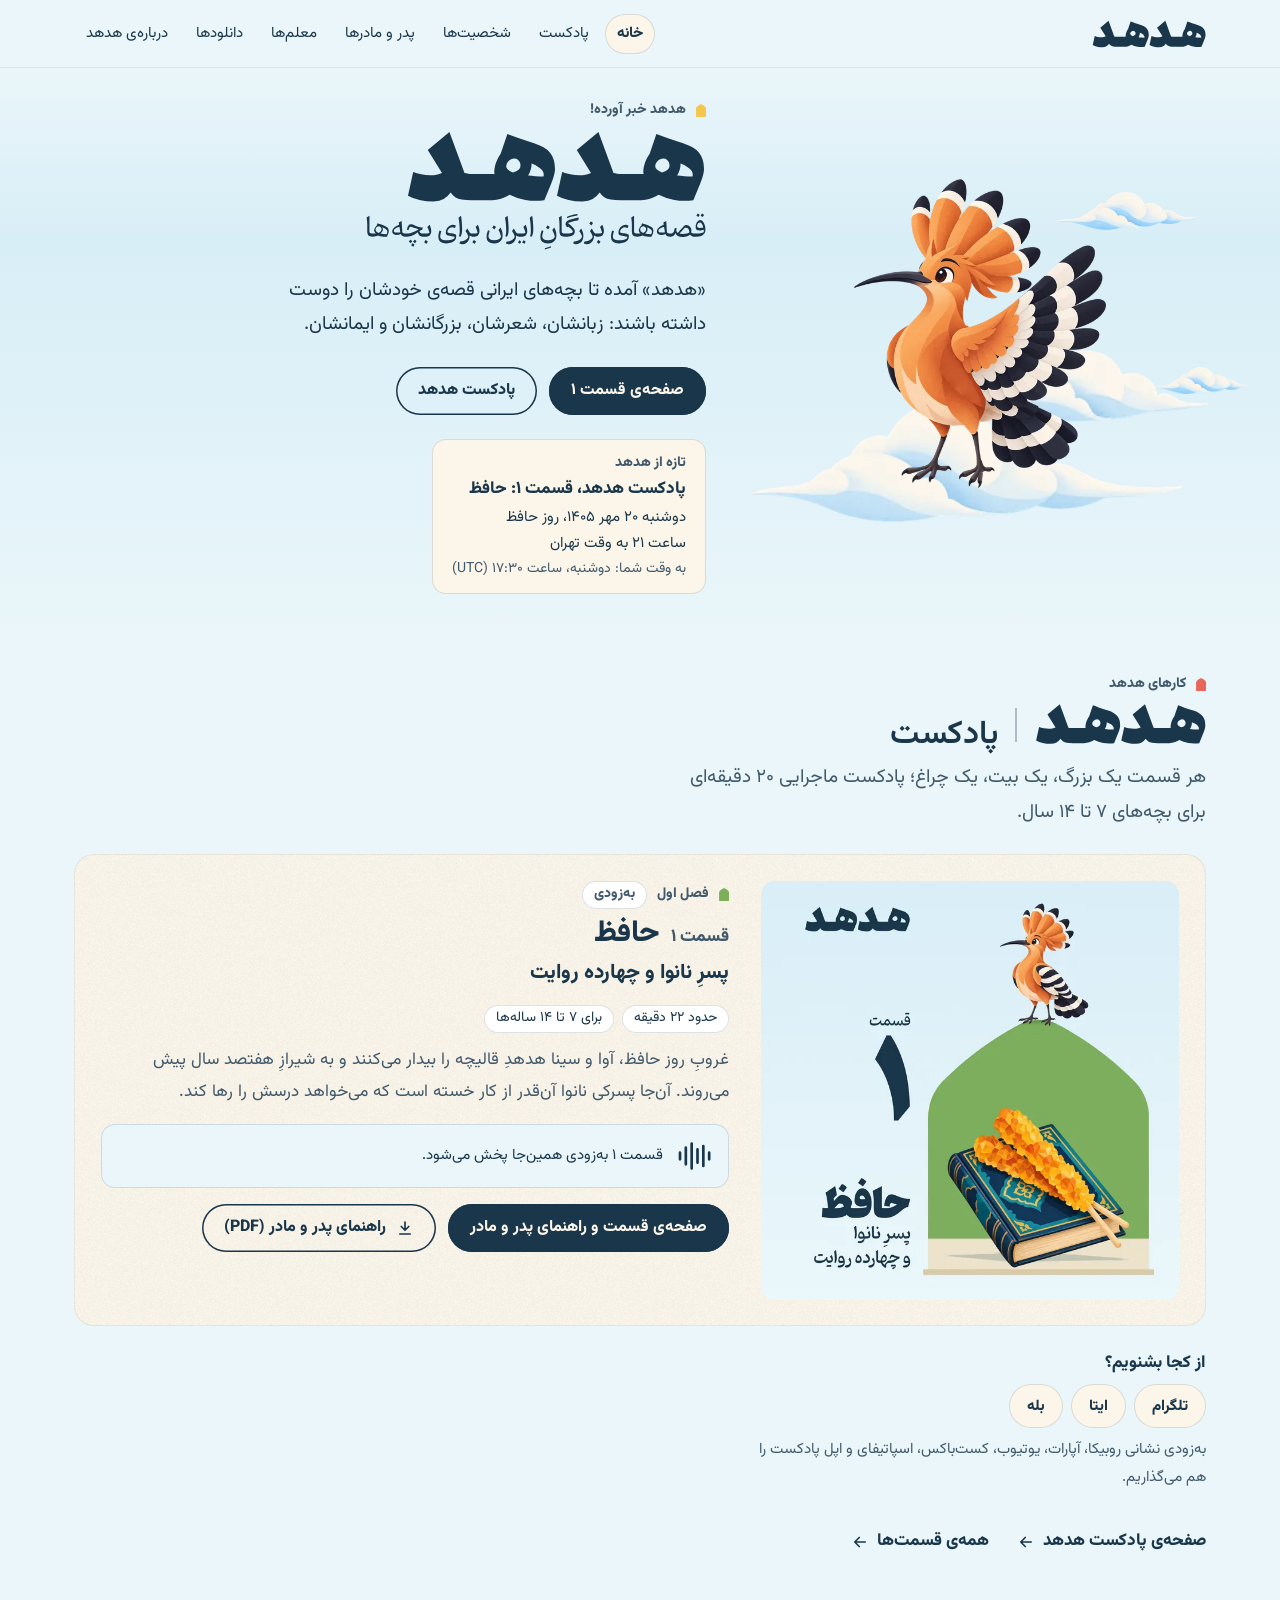
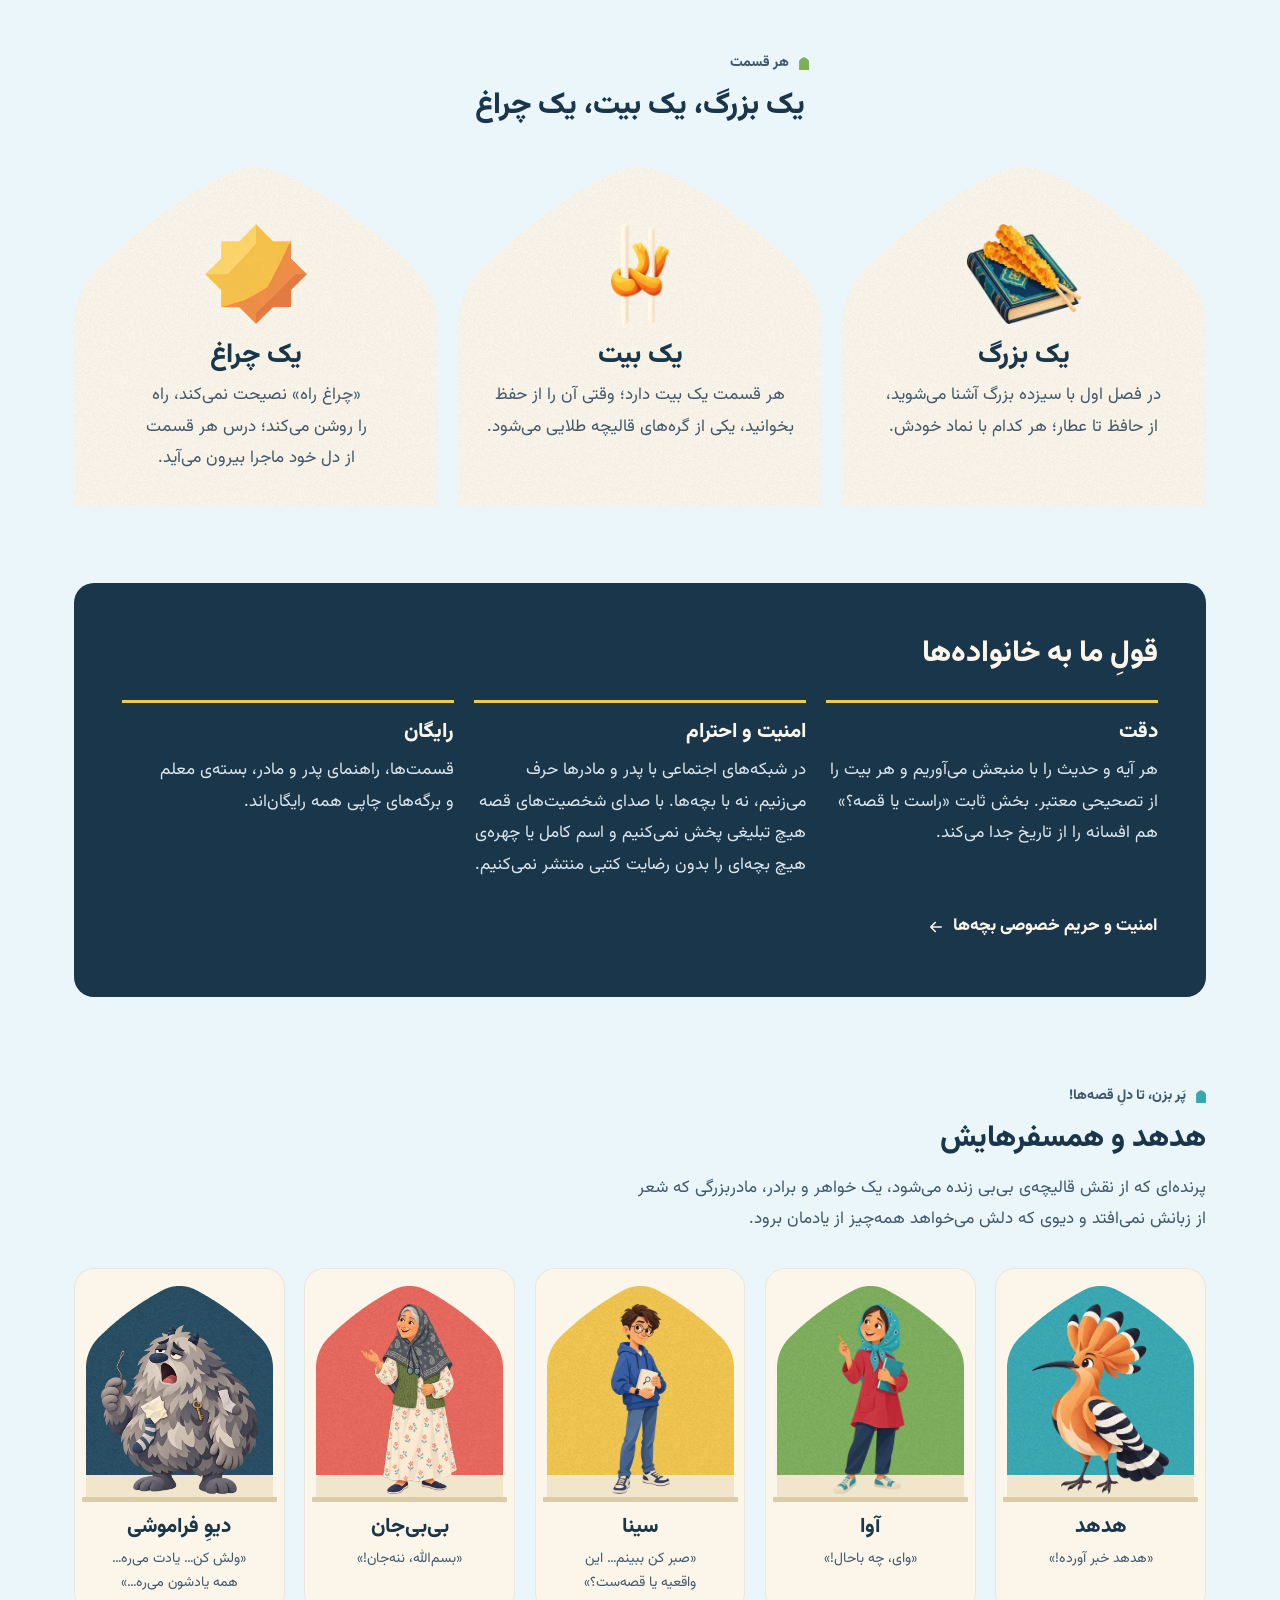
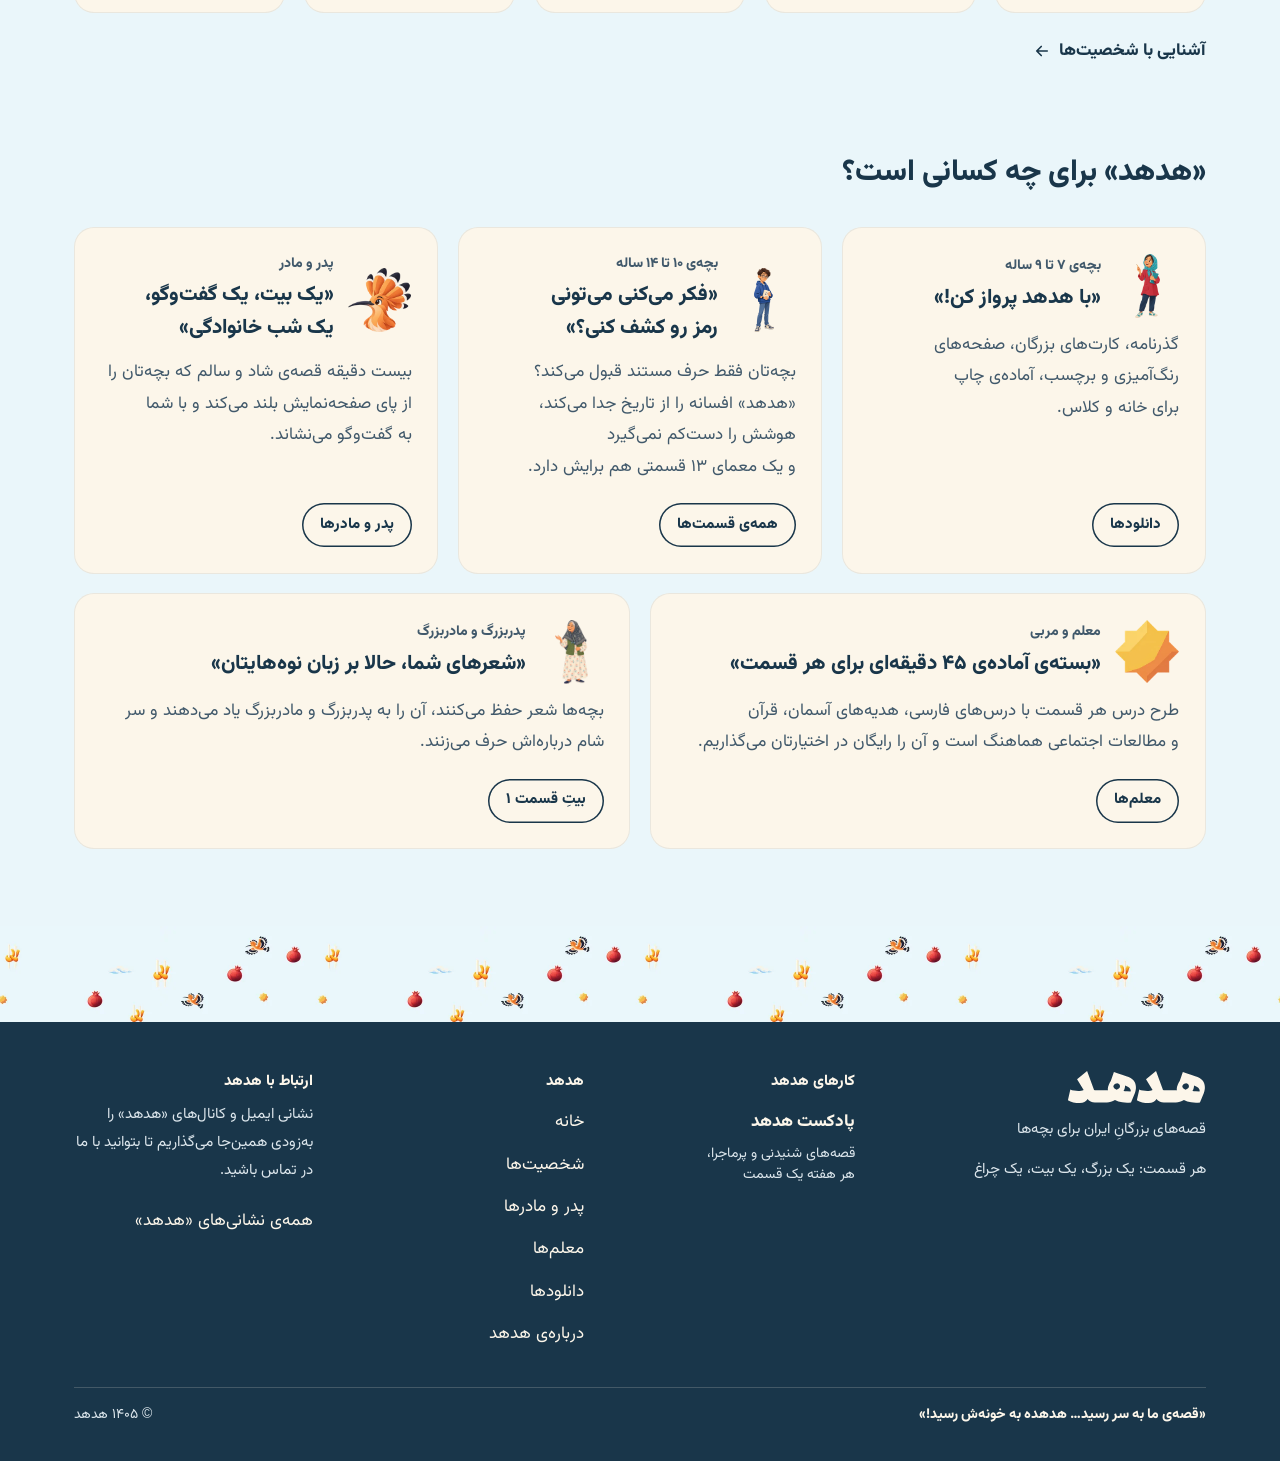
<file: index.html>
<!doctype html>
<html lang="fa" dir="rtl" class="no-js">
<head>
<meta charset="utf-8">
<meta name="viewport" content="width=device-width, initial-scale=1">
<title>هدهد، قصه‌های بزرگانِ ایران برای بچه‌ها</title>
<meta name="description" content="«هدهد» برای بچه‌های ۷ تا ۱۴ ساله از بزرگان ایران قصه می‌گوید؛ در هر قسمت یک بزرگ، یک بیت و یک چراغ. قسمت‌ها، راهنمای پدر و مادر، بسته‌ی معلم و برگه‌های چاپی همه رایگان‌اند.">
<link rel="canonical" href="https://hodhodclub.com/">
<meta name="theme-color" content="#EAF6FA">
<meta property="og:type" content="website">
<meta property="og:site_name" content="هدهد، قصه‌های بزرگانِ ایران برای بچه‌ها">
<meta property="og:locale" content="fa_IR">
<meta property="og:title" content="هدهد، قصه‌های بزرگانِ ایران برای بچه‌ها">
<meta property="og:description" content="«هدهد» برای بچه‌های ۷ تا ۱۴ ساله از بزرگان ایران قصه می‌گوید؛ در هر قسمت یک بزرگ، یک بیت و یک چراغ. قسمت‌ها، راهنمای پدر و مادر، بسته‌ی معلم و برگه‌های چاپی همه رایگان‌اند.">
<meta property="og:url" content="https://hodhodclub.com/">
<meta property="og:image" content="https://hodhodclub.com/og/hodhod.jpg">
<meta property="og:image:width" content="1200">
<meta property="og:image:height" content="630">
<meta property="og:image:alt" content="هدهد روی ابر، کنار نام «هدهد» و «قصه‌های بزرگانِ ایران برای بچه‌ها».">
<meta name="twitter:card" content="summary_large_image">
<link rel="icon" href="/favicon.ico" sizes="any">
<link rel="icon" type="image/png" sizes="32x32" href="/favicon-32.png">
<link rel="apple-touch-icon" href="/apple-touch-icon.png">
<link rel="manifest" href="/site.webmanifest">
<link rel="preload" href="/assets/fonts/vazirmatn.woff" as="font" type="font/woff" crossorigin>
<link rel="stylesheet" href="/assets/site.css?v=29d6ba2e">
<script>document.documentElement.className='js';window.HUDHUD_TEXT={"local": "به وقت شما: {day}، ساعت {time}", "countdown": "تا انتشار: {left}", "soon": "به‌زودی", "out": "منتشر شد", "today": "امروز", "play": "پخش", "pause": "مکث", "copied": "نشانی صفحه کپی شد.", "menu": "فهرست", "close": "بستن"}</script>
<script type="application/ld+json">{"@context": "https://schema.org", "@graph": [{"@type": "WebSite", "name": "هدهد", "alternateName": "هدهد، قصه‌های بزرگانِ ایران برای بچه‌ها", "url": "https://hodhodclub.com/", "inLanguage": "fa", "description": "«هدهد» برای بچه‌های ۷ تا ۱۴ ساله از بزرگان ایران قصه می‌گوید؛ در هر قسمت یک بزرگ، یک بیت و یک چراغ. قسمت‌ها، راهنمای پدر و مادر، بسته‌ی معلم و برگه‌های چاپی همه رایگان‌اند."}, {"@type": "Brand", "name": "هدهد", "slogan": "هدهد خبر آورده!", "description": "«هدهد» آمده تا بچه‌های ایرانی قصه‌ی خودشان را دوست داشته باشند: زبانشان، شعرشان، بزرگانشان و ایمانشان.", "logo": "https://hodhodclub.com/icon-512.png", "url": "https://hodhodclub.com/"}]}</script>
</head>
<body>
<a class="skip" href="#main">رفتن به محتوای اصلی</a>
<header class="site-head"><div class="wrap head-row">
<div class="brand-row"><a class="brand" href="/" aria-label="هدهد، صفحه‌ی اصلی"><svg class="wm-nav" aria-hidden="true" focusable="false" xmlns="http://www.w3.org/2000/svg" viewBox="-35 -1415 6046 1481"><path fill="currentColor" d="M690 -549Q638 -525 580.5 -514.5Q523 -504 457 -504Q363 -504 270.5 -521.0Q178 -538 110 -569L5 -92Q108 -35 238.5 -4.5Q369 26 518 26Q646 26 725.0 -24.0Q804 -74 866 -157Q907 -94 958.0 -60.0Q1009 -26 1088.5 -13.0Q1168 0 1292 0H1703V-530H1292Q1257 -530 1220.0 -534.5Q1183 -539 1144 -546L840 -1375L404 -1011Z M2008 -1332 1873 -937Q1835 -883 1805.5 -820.0Q1776 -757 1759.5 -691.5Q1743 -626 1743 -561Q1743 -545 1754 -531Q1746 -531 1738.5 -530.5Q1731 -530 1722.5 -530.0Q1714 -530 1703 -530Q1675 -530 1664.0 -510.0Q1653 -490 1653 -442V-93Q1653 -41 1663.5 -20.5Q1674 0 1703 0Q1789 0 1879.5 -29.0Q1970 -58 2055 -109Q2192 -36 2371.5 -5.0Q2551 26 2753 2L2888 -328Q2929 -423 2948.5 -501.0Q2968 -579 2968 -626Q2968 -730 2943.5 -811.5Q2919 -893 2868.0 -955.5Q2817 -1018 2737.0 -1065.0Q2657 -1112 2546 -1147Q2386 -1197 2257.5 -1241.5Q2129 -1286 2008 -1332ZM2122 -559Q1985 -610 1985 -682Q1985 -725 2009.5 -761.0Q2034 -797 2073.0 -818.5Q2112 -840 2155 -840Q2187 -840 2213.5 -820.5Q2240 -801 2256.5 -768.5Q2273 -736 2273 -697Q2273 -650 2234.5 -615.0Q2196 -580 2122 -559ZM2426 -496Q2461 -555 2479.5 -617.0Q2498 -679 2494 -738Q2576 -706 2630.5 -671.0Q2685 -636 2713.0 -598.5Q2741 -561 2741 -518Q2741 -510 2739.0 -499.5Q2737 -489 2736 -480Q2651 -480 2573.0 -484.0Q2495 -488 2426 -496Z M3693 -549Q3641 -525 3583.5 -514.5Q3526 -504 3460 -504Q3366 -504 3273.5 -521.0Q3181 -538 3113 -569L3008 -92Q3111 -35 3241.5 -4.5Q3372 26 3521 26Q3649 26 3728.0 -24.0Q3807 -74 3869 -157Q3910 -94 3961.0 -60.0Q4012 -26 4091.5 -13.0Q4171 0 4295 0H4706V-530H4295Q4260 -530 4223.0 -534.5Q4186 -539 4147 -546L3843 -1375L3407 -1011Z M5011 -1332 4876 -937Q4838 -883 4808.5 -820.0Q4779 -757 4762.5 -691.5Q4746 -626 4746 -561Q4746 -545 4757 -531Q4749 -531 4741.5 -530.5Q4734 -530 4725.5 -530.0Q4717 -530 4706 -530Q4678 -530 4667.0 -510.0Q4656 -490 4656 -442V-93Q4656 -41 4666.5 -20.5Q4677 0 4706 0Q4792 0 4882.5 -29.0Q4973 -58 5058 -109Q5195 -36 5374.5 -5.0Q5554 26 5756 2L5891 -328Q5932 -423 5951.5 -501.0Q5971 -579 5971 -626Q5971 -730 5946.5 -811.5Q5922 -893 5871.0 -955.5Q5820 -1018 5740.0 -1065.0Q5660 -1112 5549 -1147Q5389 -1197 5260.5 -1241.5Q5132 -1286 5011 -1332ZM5125 -559Q4988 -610 4988 -682Q4988 -725 5012.5 -761.0Q5037 -797 5076.0 -818.5Q5115 -840 5158 -840Q5190 -840 5216.5 -820.5Q5243 -801 5259.5 -768.5Q5276 -736 5276 -697Q5276 -650 5237.5 -615.0Q5199 -580 5125 -559ZM5429 -496Q5464 -555 5482.5 -617.0Q5501 -679 5497 -738Q5579 -706 5633.5 -671.0Q5688 -636 5716.0 -598.5Q5744 -561 5744 -518Q5744 -510 5742.0 -499.5Q5740 -489 5739 -480Q5654 -480 5576.0 -484.0Q5498 -488 5429 -496Z"/></svg></a></div>
<button class="menu-btn" type="button" aria-expanded="false" aria-controls="nav"><span class="bars"><span></span></span><span class="menu-label">فهرست</span></button>
<nav id="nav" class="nav" aria-label="فهرست"><ul><li><a href="/" aria-current="page">خانه</a></li><li><a href="/podcast/">پادکست</a></li><li><a href="/characters/">شخصیت‌ها</a></li><li><a href="/parents/">پدر و مادرها</a></li><li><a href="/teachers/">معلم‌ها</a></li><li><a href="/downloads/">دانلودها</a></li><li><a href="/about/">درباره‌ی هدهد</a></li></ul></nav>
</div></header>
<main id="main">

<section class="hero" aria-labelledby="hero-title"><div class="wrap hero-grid">
<div class="hero-art">
<img class="hero-cloud hero-cloud-a" src="/img/cloud-480.webp" srcset="/img/cloud-240.webp 240w, /img/cloud-480.webp 480w" sizes="160px" width="480" height="129" alt="" decoding="async"><img class="hero-cloud hero-cloud-b" src="/img/cloud-480.webp" srcset="/img/cloud-240.webp 240w, /img/cloud-480.webp 480w" sizes="120px" width="480" height="129" alt="" decoding="async">
<img class="hero-bird" src="/img/greeting-880.webp" srcset="/img/greeting-280.webp 280w, /img/greeting-440.webp 440w, /img/greeting-660.webp 660w, /img/greeting-880.webp 880w" sizes="(min-width: 900px) 310px, 150px" width="880" height="1081" alt="هدهد، پرنده‌ای نارنجی با تاج باز، بال‌های راه‌راهش را به نشانه‌ی سلام گشوده است." decoding="async" fetchpriority="high">
<img class="hero-ground" src="/img/clouds-945.webp" srcset="/img/clouds-600.webp 600w, /img/clouds-945.webp 945w" sizes="(min-width: 900px) 600px, 280px" width="945" height="350" alt="" decoding="async">
</div>
<div class="hero-text">
<p class="eyebrow"><svg class="glyph" viewBox="0 0 1000 1300" aria-hidden="true" focusable="false" style="--g:var(--sunshine)"><path d="M0,1300 L0,460 L1,442 L3,424 L6,406 L11,389 L18,372 L25,356 L34,340 L44,325 L55,311 L67,297 L98,267 L130,239 L162,210 L196,183 L230,157 L265,132 L300,109 L337,86 L374,64 L411,43 L413,42 L415,41 L417,40 L420,39 L422,38 L424,37 L426,36 L428,35 L430,34 L432,34 L434,33 L437,32 L439,31 L441,31 L443,30 L445,29 L448,29 L450,28 L452,27 L454,27 L457,26 L459,26 L461,25 L463,25 L466,24 L468,24 L470,24 L472,23 L475,23 L477,23 L479,22 L482,22 L484,22 L486,22 L488,21 L491,21 L493,21 L495,21 L498,21 L500,21 L502,21 L505,21 L507,21 L509,21 L512,21 L514,22 L516,22 L518,22 L521,22 L523,23 L525,23 L528,23 L530,24 L532,24 L534,24 L537,25 L539,25 L541,26 L543,26 L546,27 L548,27 L550,28 L552,29 L555,29 L557,30 L559,31 L561,31 L563,32 L566,33 L568,34 L570,34 L572,35 L574,36 L576,37 L578,38 L580,39 L583,40 L585,41 L587,42 L589,43 L626,64 L663,86 L700,109 L735,132 L770,157 L804,183 L838,210 L870,239 L902,267 L933,297 L945,311 L956,325 L966,340 L975,356 L982,372 L989,389 L994,406 L997,424 L999,442 L1000,460 L1000,1300 Z"/></svg>هدهد خبر آورده!</p>
<h1 id="hero-title" class="hero-title"><span class="sr">هدهد، قصه‌های بزرگانِ ایران برای بچه‌ها</span><svg class="wm" aria-hidden="true" focusable="false" xmlns="http://www.w3.org/2000/svg" viewBox="-35 -1415 6046 1481"><path fill="currentColor" d="M690 -549Q638 -525 580.5 -514.5Q523 -504 457 -504Q363 -504 270.5 -521.0Q178 -538 110 -569L5 -92Q108 -35 238.5 -4.5Q369 26 518 26Q646 26 725.0 -24.0Q804 -74 866 -157Q907 -94 958.0 -60.0Q1009 -26 1088.5 -13.0Q1168 0 1292 0H1703V-530H1292Q1257 -530 1220.0 -534.5Q1183 -539 1144 -546L840 -1375L404 -1011Z M2008 -1332 1873 -937Q1835 -883 1805.5 -820.0Q1776 -757 1759.5 -691.5Q1743 -626 1743 -561Q1743 -545 1754 -531Q1746 -531 1738.5 -530.5Q1731 -530 1722.5 -530.0Q1714 -530 1703 -530Q1675 -530 1664.0 -510.0Q1653 -490 1653 -442V-93Q1653 -41 1663.5 -20.5Q1674 0 1703 0Q1789 0 1879.5 -29.0Q1970 -58 2055 -109Q2192 -36 2371.5 -5.0Q2551 26 2753 2L2888 -328Q2929 -423 2948.5 -501.0Q2968 -579 2968 -626Q2968 -730 2943.5 -811.5Q2919 -893 2868.0 -955.5Q2817 -1018 2737.0 -1065.0Q2657 -1112 2546 -1147Q2386 -1197 2257.5 -1241.5Q2129 -1286 2008 -1332ZM2122 -559Q1985 -610 1985 -682Q1985 -725 2009.5 -761.0Q2034 -797 2073.0 -818.5Q2112 -840 2155 -840Q2187 -840 2213.5 -820.5Q2240 -801 2256.5 -768.5Q2273 -736 2273 -697Q2273 -650 2234.5 -615.0Q2196 -580 2122 -559ZM2426 -496Q2461 -555 2479.5 -617.0Q2498 -679 2494 -738Q2576 -706 2630.5 -671.0Q2685 -636 2713.0 -598.5Q2741 -561 2741 -518Q2741 -510 2739.0 -499.5Q2737 -489 2736 -480Q2651 -480 2573.0 -484.0Q2495 -488 2426 -496Z M3693 -549Q3641 -525 3583.5 -514.5Q3526 -504 3460 -504Q3366 -504 3273.5 -521.0Q3181 -538 3113 -569L3008 -92Q3111 -35 3241.5 -4.5Q3372 26 3521 26Q3649 26 3728.0 -24.0Q3807 -74 3869 -157Q3910 -94 3961.0 -60.0Q4012 -26 4091.5 -13.0Q4171 0 4295 0H4706V-530H4295Q4260 -530 4223.0 -534.5Q4186 -539 4147 -546L3843 -1375L3407 -1011Z M5011 -1332 4876 -937Q4838 -883 4808.5 -820.0Q4779 -757 4762.5 -691.5Q4746 -626 4746 -561Q4746 -545 4757 -531Q4749 -531 4741.5 -530.5Q4734 -530 4725.5 -530.0Q4717 -530 4706 -530Q4678 -530 4667.0 -510.0Q4656 -490 4656 -442V-93Q4656 -41 4666.5 -20.5Q4677 0 4706 0Q4792 0 4882.5 -29.0Q4973 -58 5058 -109Q5195 -36 5374.5 -5.0Q5554 26 5756 2L5891 -328Q5932 -423 5951.5 -501.0Q5971 -579 5971 -626Q5971 -730 5946.5 -811.5Q5922 -893 5871.0 -955.5Q5820 -1018 5740.0 -1065.0Q5660 -1112 5549 -1147Q5389 -1197 5260.5 -1241.5Q5132 -1286 5011 -1332ZM5125 -559Q4988 -610 4988 -682Q4988 -725 5012.5 -761.0Q5037 -797 5076.0 -818.5Q5115 -840 5158 -840Q5190 -840 5216.5 -820.5Q5243 -801 5259.5 -768.5Q5276 -736 5276 -697Q5276 -650 5237.5 -615.0Q5199 -580 5125 -559ZM5429 -496Q5464 -555 5482.5 -617.0Q5501 -679 5497 -738Q5579 -706 5633.5 -671.0Q5688 -636 5716.0 -598.5Q5744 -561 5744 -518Q5744 -510 5742.0 -499.5Q5740 -489 5739 -480Q5654 -480 5576.0 -484.0Q5498 -488 5429 -496Z"/></svg><svg class="tag" aria-hidden="true" focusable="false" xmlns="http://www.w3.org/2000/svg" viewBox="20 -1753 25220 2750"><path fill="currentColor" d="M273 -1550 60 -1421Q83 -1293 96.0 -1133.5Q109 -974 109 -783V-357Q109 -225 158.5 -146.5Q208 -68 300.5 -34.0Q393 0 520 0H521V-224H520Q414 -224 358.0 -250.0Q302 -276 273 -318Z M869 -999 815 -825Q761 -783 717.0 -720.0Q673 -657 647.5 -585.0Q622 -513 622 -446Q622 -323 745 -235Q719 -230 693.5 -228.0Q668 -226 628.5 -225.0Q589 -224 521 -224Q503 -224 494.5 -207.5Q486 -191 486 -155V-70Q486 -33 494.5 -16.5Q503 0 521 0Q625 0 723.5 -21.5Q822 -43 909 -84Q1041 -25 1212.5 -0.5Q1384 24 1567 6L1606 -86Q1658 -186 1681.5 -266.5Q1705 -347 1705 -417Q1705 -502 1678.5 -567.5Q1652 -633 1589.5 -687.0Q1527 -741 1420.0 -791.5Q1313 -842 1152 -896Q1093 -915 1024.5 -940.0Q956 -965 869 -999ZM932 -269Q726 -355 726 -503Q726 -572 760.0 -631.0Q794 -690 848.5 -727.0Q903 -764 965 -764Q1020 -764 1066.5 -734.0Q1113 -704 1140.5 -653.0Q1168 -602 1168 -541Q1168 -455 1106.0 -383.5Q1044 -312 932 -269ZM1088 -225Q1208 -315 1249.0 -440.5Q1290 -566 1237 -688Q1369 -640 1447.0 -593.0Q1525 -546 1559.5 -490.0Q1594 -434 1594 -360Q1594 -318 1582.0 -276.0Q1570 -234 1544 -179Q1413 -179 1298.0 -190.5Q1183 -202 1088 -225Z M2496 -735Q2517 -606 2531.5 -517.5Q2546 -429 2559 -333Q2512 -321 2445.5 -311.0Q2379 -301 2310 -301Q2253 -301 2201.0 -312.5Q2149 -324 2116.5 -351.0Q2084 -378 2084 -425Q2084 -502 2141.0 -559.5Q2198 -617 2292.5 -660.0Q2387 -703 2496 -735ZM2472 -885Q2294 -826 2181.5 -742.0Q2069 -658 2015.5 -562.5Q1962 -467 1962 -372Q1962 -256 2051.0 -187.5Q2140 -119 2297 -119Q2452 -119 2605 -199Q2642 -97 2719.5 -48.5Q2797 0 2946 0H2947V-224H2946Q2859 -224 2796.0 -247.0Q2733 -270 2711 -323L2659 -1161L2445 -1054Z M3345 -920Q3115 -919 3050 -513L3181 -496Q3204 -619 3236.0 -672.0Q3268 -725 3317 -725Q3351 -725 3400.0 -712.0Q3449 -699 3553 -662Q3637 -633 3699.0 -612.5Q3761 -592 3813.5 -578.5Q3866 -565 3919 -555Q3732 -431 3584.5 -358.5Q3437 -286 3302.0 -255.0Q3167 -224 3016 -224H2947Q2929 -224 2920.5 -207.5Q2912 -191 2912 -156V-68Q2912 -33 2920.5 -16.5Q2929 0 2947 0H3039Q3175 0 3294.5 -29.0Q3414 -58 3542.5 -125.5Q3671 -193 3834 -308Q3840 -312 3845.5 -316.0Q3851 -320 3856 -324L3909 -197Q3949 -89 4030.5 -44.5Q4112 0 4243 0H4349V-224H4257Q4184 -224 4129.0 -238.0Q4074 -252 4033 -280L3976 -418Q4047 -461 4094.5 -479.0Q4142 -497 4184 -502L4236 -683Q4131 -687 4035.5 -703.5Q3940 -720 3835.5 -753.5Q3731 -787 3598 -844Q3525 -875 3479.5 -891.5Q3434 -908 3404.0 -914.0Q3374 -920 3345 -920ZM3514 744Q3543 705 3568.5 669.0Q3594 633 3621 595Q3602 576 3583.0 560.5Q3564 545 3546 532Q3526 517 3506.0 506.5Q3486 496 3467 489Q3441 527 3415.0 565.0Q3389 603 3361 642Q3382 653 3401.5 665.5Q3421 678 3440 691Q3460 703 3479.0 716.5Q3498 730 3514 744ZM3663 487Q3682 462 3700.0 437.5Q3718 413 3736.0 388.0Q3754 363 3771 338Q3753 320 3735.0 304.0Q3717 288 3699 275Q3679 259 3659.0 248.0Q3639 237 3619 229Q3601 255 3583.5 279.0Q3566 303 3548.0 328.0Q3530 353 3509 382Q3528 392 3547.5 403.5Q3567 415 3585 429Q3599 437 3612.5 447.0Q3626 457 3639.0 467.0Q3652 477 3663 487ZM3297 231Q3281 256 3264.0 280.5Q3247 305 3230.5 330.0Q3214 355 3195 380Q3215 392 3234.5 404.0Q3254 416 3272.0 429.0Q3290 442 3307.5 456.5Q3325 471 3341 486Q3368 449 3394.5 412.5Q3421 376 3448 338Q3408 299 3370.5 271.5Q3333 244 3297 231Z M4440 254Q4410 298 4380.5 340.5Q4351 383 4319 426Q4366 451 4409.0 481.0Q4452 511 4489 546Q4521 503 4551.5 460.5Q4582 418 4612 376Q4567 332 4524.5 301.0Q4482 270 4440 254ZM4349 0H4379Q4475 0 4558.0 -15.5Q4641 -31 4727 -65Q4796 -154 4827.0 -235.5Q4858 -317 4858 -403Q4858 -519 4826.0 -641.0Q4794 -763 4734 -876L4566 -708Q4619 -612 4656.5 -509.0Q4694 -406 4720 -290Q4656 -253 4571.0 -238.5Q4486 -224 4385 -224H4349Q4330 -224 4322.0 -207.5Q4314 -191 4314 -156V-68Q4314 -33 4322.0 -16.5Q4330 0 4349 0Z M6625 -633 6685 -819Q6565 -879 6462 -879Q6347 -879 6233 -815Q6144 -766 6078.0 -687.0Q6012 -608 5975.5 -511.5Q5939 -415 5939 -312Q5939 -219 5977.0 -164.0Q6015 -109 6111.5 -79.0Q6208 -49 6384 -30Q6481 -20 6523.5 -10.5Q6566 -1 6585 15L6583 113Q6540 160 6454.0 197.5Q6368 235 6256.0 256.0Q6144 277 6021 277Q5859 277 5748.0 245.0Q5637 213 5579.5 149.5Q5522 86 5522 -5Q5522 -66 5545.0 -168.0Q5568 -270 5610 -396L5471 -452Q5428 -327 5405.5 -210.5Q5383 -94 5383 8Q5383 258 5532.0 381.0Q5681 504 5983 504Q6204 504 6367.0 445.0Q6530 386 6619.5 276.5Q6709 167 6709 17V-64Q6709 -118 6682.0 -150.5Q6655 -183 6577.5 -204.0Q6500 -225 6345 -246Q6236 -263 6177.0 -275.0Q6118 -287 6092.0 -302.5Q6066 -318 6055 -342Q6057 -433 6107.0 -511.5Q6157 -590 6236.0 -639.0Q6315 -688 6405 -688Q6445 -688 6499.0 -674.0Q6553 -660 6625 -633Z M7068 -1550 6880 -1405Q6901 -1296 6917.0 -1176.5Q6933 -1057 6944.0 -934.5Q6955 -812 6961.0 -694.0Q6967 -576 6967 -470Q6967 -316 6953.0 -214.5Q6939 -113 6905 -24L7017 17Q7084 -69 7116.5 -212.5Q7149 -356 7149 -550Q7149 -629 7144.5 -731.0Q7140 -833 7132.5 -945.5Q7125 -1058 7115.0 -1169.5Q7105 -1281 7093.0 -1379.5Q7081 -1478 7068 -1550Z M7541 -598 7400 -420Q7487 -293 7534.0 -191.5Q7581 -90 7601 9Q7577 106 7495.5 183.0Q7414 260 7286.5 308.0Q7159 356 6997 367L6946 510Q7013 536 7072.5 548.5Q7132 561 7181 561Q7304 561 7403.5 509.5Q7503 458 7572.0 368.5Q7641 279 7674.5 163.0Q7708 47 7700 -82Q7799 0 7927 0H7928V-224H7927Q7829 -224 7770.0 -258.5Q7711 -293 7662 -380Z M8019 254Q7989 298 7959.5 340.5Q7930 383 7898 426Q7945 451 7988.0 481.0Q8031 511 8068 546Q8100 503 8130.5 460.5Q8161 418 8191 376Q8146 332 8103.5 301.0Q8061 270 8019 254ZM7928 0H7958Q8054 0 8137.0 -15.5Q8220 -31 8306 -65Q8375 -154 8406.0 -235.5Q8437 -317 8437 -403Q8437 -519 8405.0 -641.0Q8373 -763 8313 -876L8145 -708Q8198 -612 8235.5 -509.0Q8273 -406 8299 -290Q8235 -253 8150.0 -238.5Q8065 -224 7964 -224H7928Q7909 -224 7901.0 -207.5Q7893 -191 7893 -156V-68Q7893 -33 7901.0 -16.5Q7909 0 7928 0Z M10032 12Q9994 131 9862.5 200.0Q9731 269 9538 269Q9320 269 9212.0 191.5Q9104 114 9104 -32Q9104 -97 9124.0 -185.0Q9144 -273 9192 -412L9069 -474Q8962 -212 8962 23Q8962 259 9100.5 381.5Q9239 504 9509 504Q9717 504 9860.0 437.0Q10003 370 10078.0 240.5Q10153 111 10153 -73Q10153 -189 10138.0 -284.0Q10123 -379 10089.5 -474.0Q10056 -569 10000 -685L9845 -498Q9899 -400 9937.5 -312.5Q9976 -225 9999.0 -145.5Q10022 -66 10032 12ZM9492 -828Q9462 -784 9432.5 -741.5Q9403 -699 9371 -656Q9418 -631 9461.0 -601.0Q9504 -571 9541 -536Q9573 -579 9603.5 -621.5Q9634 -664 9664 -706Q9619 -750 9576.5 -781.0Q9534 -812 9492 -828Z M10518 -1550 10330 -1405Q10351 -1296 10367.0 -1176.5Q10383 -1057 10394.0 -934.5Q10405 -812 10411.0 -694.0Q10417 -576 10417 -470Q10417 -316 10403.0 -214.5Q10389 -113 10355 -24L10467 17Q10534 -69 10566.5 -212.5Q10599 -356 10599 -550Q10599 -629 10594.5 -731.0Q10590 -833 10582.5 -945.5Q10575 -1058 10565.0 -1169.5Q10555 -1281 10543.0 -1379.5Q10531 -1478 10518 -1550Z M10991 -598 10850 -420Q10937 -293 10984.0 -191.5Q11031 -90 11051 9Q11027 106 10945.5 183.0Q10864 260 10736.5 308.0Q10609 356 10447 367L10396 510Q10463 536 10522.5 548.5Q10582 561 10631 561Q10754 561 10853.5 509.5Q10953 458 11022.0 368.5Q11091 279 11124.5 163.0Q11158 47 11150 -82Q11249 0 11377 0H11473V-224H11377Q11279 -224 11220.0 -258.5Q11161 -293 11112 -380Z M11758 533Q11776 508 11794.5 483.5Q11813 459 11831.0 434.0Q11849 409 11866 384Q11848 365 11830.0 349.0Q11812 333 11794 320Q11774 304 11754.0 293.0Q11734 282 11714 275Q11695 301 11677.0 326.0Q11659 351 11641.0 376.0Q11623 401 11604 428Q11623 438 11642.5 449.5Q11662 461 11680 474Q11694 483 11707.5 493.0Q11721 503 11734.0 513.0Q11747 523 11758 533ZM11392 276Q11376 302 11359.0 326.5Q11342 351 11325.5 375.5Q11309 400 11290 426Q11310 437 11329.5 449.0Q11349 461 11367.0 474.5Q11385 488 11402.5 502.0Q11420 516 11436 532Q11463 495 11489.5 458.5Q11516 422 11543 384Q11503 344 11465.5 317.0Q11428 290 11392 276ZM11473 0H11503Q11599 0 11682.0 -15.5Q11765 -31 11851 -65Q11920 -154 11951.0 -235.5Q11982 -317 11982 -403Q11982 -519 11950.0 -641.0Q11918 -763 11858 -876L11690 -708Q11743 -612 11780.5 -509.0Q11818 -406 11844 -290Q11780 -253 11695.0 -238.5Q11610 -224 11509 -224H11473Q11454 -224 11446.0 -207.5Q11438 -191 11438 -156V-68Q11438 -33 11446.0 -16.5Q11454 0 11473 0Z M12348 -1550 12160 -1405Q12181 -1296 12197.0 -1176.5Q12213 -1057 12224.0 -934.5Q12235 -812 12241.0 -694.0Q12247 -576 12247 -470Q12247 -316 12233.0 -214.5Q12219 -113 12185 -24L12297 17Q12364 -69 12396.5 -212.5Q12429 -356 12429 -550Q12429 -629 12424.5 -731.0Q12420 -833 12412.5 -945.5Q12405 -1058 12395.0 -1169.5Q12385 -1281 12373.0 -1379.5Q12361 -1478 12348 -1550Z M13290 866V957L13743 801V710Z M14022 12Q13984 131 13852.5 200.0Q13721 269 13528 269Q13310 269 13202.0 191.5Q13094 114 13094 -32Q13094 -97 13114.0 -185.0Q13134 -273 13182 -412L13059 -474Q12952 -212 12952 23Q12952 259 13090.5 381.5Q13229 504 13499 504Q13707 504 13850.0 437.0Q13993 370 14068.0 240.5Q14143 111 14143 -73Q14143 -189 14128.0 -284.0Q14113 -379 14079.5 -474.0Q14046 -569 13990 -685L13835 -498Q13889 -400 13927.5 -312.5Q13966 -225 13989.0 -145.5Q14012 -66 14022 12ZM13482 -828Q13452 -784 13422.5 -741.5Q13393 -699 13361 -656Q13408 -631 13451.0 -601.0Q13494 -571 13531 -536Q13563 -579 13593.5 -621.5Q13624 -664 13654 -706Q13609 -750 13566.5 -781.0Q13524 -812 13482 -828Z M14537 -1550 14324 -1421Q14347 -1293 14360.0 -1133.5Q14373 -974 14373 -783V-357Q14373 -225 14422.5 -146.5Q14472 -68 14564.5 -34.0Q14657 0 14784 0H14785V-224H14784Q14678 -224 14622.0 -250.0Q14566 -276 14537 -318Z M15700 -1566 15714 -1682Q15574 -1662 15447.0 -1634.5Q15320 -1607 15197.0 -1568.5Q15074 -1530 14943 -1478L14928 -1360Q15125 -1438 15315.0 -1488.5Q15505 -1539 15700 -1566ZM15809 -1421Q15581 -1378 15410.5 -1335.0Q15240 -1292 15127.0 -1247.5Q15014 -1203 14956 -1156Q14924 -1140 14902.5 -1119.5Q14881 -1099 14865.0 -1069.0Q14849 -1039 14833 -992L14812 -916L14922 -688L15033 -739Q15189 -627 15274.5 -528.0Q15360 -429 15371 -347Q15329 -304 15257.5 -277.0Q15186 -250 15077.5 -237.0Q14969 -224 14817 -224H14785Q14766 -224 14758.0 -208.5Q14750 -193 14750 -158V-66Q14750 -31 14758.0 -15.5Q14766 0 14785 0H14817Q14956 0 15077.0 -18.0Q15198 -36 15291.0 -72.5Q15384 -109 15438 -160Q15472 -202 15492.0 -260.0Q15512 -318 15512 -380Q15512 -443 15486.5 -506.5Q15461 -570 15402.5 -642.5Q15344 -715 15245.0 -805.0Q15146 -895 14997 -1011Q15121 -1055 15235.0 -1089.0Q15349 -1123 15476.5 -1151.5Q15604 -1180 15768 -1210Z M16146 -48Q16146 -139 16129.5 -224.5Q16113 -310 16077.0 -401.0Q16041 -492 15983 -598L15842 -420Q15929 -293 15976.0 -191.5Q16023 -90 16043 9Q16019 107 15937.0 184.0Q15855 261 15728.0 308.5Q15601 356 15439 367L15388 510Q15455 536 15514.5 548.5Q15574 561 15623 561Q15774 561 15892.0 482.0Q16010 403 16078.0 265.5Q16146 128 16146 -48Z M16772 -598 16631 -420Q16718 -293 16765.0 -191.5Q16812 -90 16832 9Q16808 106 16726.5 183.0Q16645 260 16517.5 308.0Q16390 356 16228 367L16177 510Q16244 536 16303.5 548.5Q16363 561 16412 561Q16535 561 16634.5 509.5Q16734 458 16803.0 368.5Q16872 279 16905.5 163.0Q16939 47 16931 -82Q17030 0 17158 0H17159V-224H17158Q17060 -224 17001.0 -258.5Q16942 -293 16893 -380ZM16695 -1124Q16665 -1080 16635.5 -1037.5Q16606 -995 16574 -952Q16621 -927 16664.0 -897.0Q16707 -867 16744 -832Q16776 -875 16806.5 -917.5Q16837 -960 16867 -1002Q16822 -1046 16779.5 -1077.0Q16737 -1108 16695 -1124Z M17250 254Q17220 298 17190.5 340.5Q17161 383 17129 426Q17176 451 17219.0 481.0Q17262 511 17299 546Q17331 503 17361.5 460.5Q17392 418 17422 376Q17377 332 17334.5 301.0Q17292 270 17250 254ZM17159 0H17189Q17285 0 17368.0 -15.5Q17451 -31 17537 -65Q17606 -154 17637.0 -235.5Q17668 -317 17668 -403Q17668 -519 17636.0 -641.0Q17604 -763 17544 -876L17376 -708Q17429 -612 17466.5 -509.0Q17504 -406 17530 -290Q17466 -253 17381.0 -238.5Q17296 -224 17195 -224H17159Q17140 -224 17132.0 -207.5Q17124 -191 17124 -156V-68Q17124 -33 17132.0 -16.5Q17140 0 17159 0Z M19435 -633 19495 -819Q19375 -879 19272 -879Q19157 -879 19043 -815Q18954 -766 18888.0 -687.0Q18822 -608 18785.5 -511.5Q18749 -415 18749 -312Q18749 -219 18787.0 -164.0Q18825 -109 18921.5 -79.0Q19018 -49 19194 -30Q19291 -20 19333.5 -10.5Q19376 -1 19395 15L19393 113Q19350 160 19264.0 197.5Q19178 235 19066.0 256.0Q18954 277 18831 277Q18669 277 18558.0 245.0Q18447 213 18389.5 149.5Q18332 86 18332 -5Q18332 -66 18355.0 -168.0Q18378 -270 18420 -396L18281 -452Q18238 -327 18215.5 -210.5Q18193 -94 18193 8Q18193 258 18342.0 381.0Q18491 504 18793 504Q19014 504 19177.0 445.0Q19340 386 19429.5 276.5Q19519 167 19519 17V-64Q19519 -118 19492.0 -150.5Q19465 -183 19387.5 -204.0Q19310 -225 19155 -246Q19046 -263 18987.0 -275.0Q18928 -287 18902.0 -302.5Q18876 -318 18865 -342Q18867 -433 18917.0 -511.5Q18967 -590 19046.0 -639.0Q19125 -688 19215 -688Q19255 -688 19309.0 -674.0Q19363 -660 19435 -633Z M19907 -1550 19694 -1421Q19717 -1293 19730.0 -1133.5Q19743 -974 19743 -783V-357Q19743 -225 19792.5 -146.5Q19842 -68 19934.5 -34.0Q20027 0 20154 0H20155V-224H20154Q20048 -224 19992.0 -250.0Q19936 -276 19907 -318Z M20503 -999 20449 -825Q20395 -783 20351.0 -720.0Q20307 -657 20281.5 -585.0Q20256 -513 20256 -446Q20256 -323 20379 -235Q20353 -230 20327.5 -228.0Q20302 -226 20262.5 -225.0Q20223 -224 20155 -224Q20137 -224 20128.5 -207.5Q20120 -191 20120 -155V-70Q20120 -33 20128.5 -16.5Q20137 0 20155 0Q20259 0 20357.5 -21.5Q20456 -43 20543 -84Q20675 -25 20846.5 -0.5Q21018 24 21201 6L21240 -86Q21292 -186 21315.5 -266.5Q21339 -347 21339 -417Q21339 -502 21312.5 -567.5Q21286 -633 21223.5 -687.0Q21161 -741 21054.0 -791.5Q20947 -842 20786 -896Q20727 -915 20658.5 -940.0Q20590 -965 20503 -999ZM20566 -269Q20360 -355 20360 -503Q20360 -572 20394.0 -631.0Q20428 -690 20482.5 -727.0Q20537 -764 20599 -764Q20654 -764 20700.5 -734.0Q20747 -704 20774.5 -653.0Q20802 -602 20802 -541Q20802 -455 20740.0 -383.5Q20678 -312 20566 -269ZM20722 -225Q20842 -315 20883.0 -440.5Q20924 -566 20871 -688Q21003 -640 21081.0 -593.0Q21159 -546 21193.5 -490.0Q21228 -434 21228 -360Q21228 -318 21216.0 -276.0Q21204 -234 21178 -179Q21047 -179 20932.0 -190.5Q20817 -202 20722 -225Z M22130 -735Q22151 -606 22165.5 -517.5Q22180 -429 22193 -333Q22146 -321 22079.5 -311.0Q22013 -301 21944 -301Q21887 -301 21835.0 -312.5Q21783 -324 21750.5 -351.0Q21718 -378 21718 -425Q21718 -502 21775.0 -559.5Q21832 -617 21926.5 -660.0Q22021 -703 22130 -735ZM22106 -885Q21928 -826 21815.5 -742.0Q21703 -658 21649.5 -562.5Q21596 -467 21596 -372Q21596 -256 21685.0 -187.5Q21774 -119 21931 -119Q22086 -119 22239 -199Q22276 -97 22353.5 -48.5Q22431 0 22580 0H22581V-224H22580Q22493 -224 22430.0 -247.0Q22367 -270 22345 -323L22293 -1161L22079 -1054Z M23730 -667Q23803 -667 23858.0 -631.5Q23913 -596 23948.5 -539.0Q23984 -482 23997.5 -418.0Q24011 -354 24001 -297Q23954 -251 23827.5 -226.0Q23701 -201 23520 -201Q23445 -201 23385.0 -207.5Q23325 -214 23277 -226Q23401 -372 23479.5 -459.5Q23558 -547 23604.5 -592.0Q23651 -637 23679.0 -652.0Q23707 -667 23730 -667ZM23791 -870Q23757 -870 23722.5 -856.0Q23688 -842 23641.5 -804.5Q23595 -767 23530.5 -699.0Q23466 -631 23374.0 -524.5Q23282 -418 23155 -264Q23047 -322 23047 -455Q23047 -482 23051.5 -521.0Q23056 -560 23067 -616L22932 -633Q22904 -506 22875.5 -425.5Q22847 -345 22810.0 -301.0Q22773 -257 22718.0 -240.5Q22663 -224 22581 -224Q22564 -224 22555.0 -208.0Q22546 -192 22546 -156V-68Q22546 -32 22555.0 -16.0Q22564 0 22581 0Q22738 0 22832.5 -63.0Q22927 -126 22975 -267Q23023 -119 23152.0 -48.0Q23281 23 23497 23Q23588 23 23678.0 10.5Q23768 -2 23853.0 -30.0Q23938 -58 24013 -105Q24024 -117 24034.0 -130.5Q24044 -144 24054 -158Q24117 -74 24207.5 -37.0Q24298 0 24406 0H24407V-224H24406Q24326 -224 24259.5 -246.5Q24193 -269 24141 -333Q24151 -368 24157.0 -403.5Q24163 -439 24163 -477Q24163 -543 24134.0 -612.0Q24105 -681 24053.0 -739.5Q24001 -798 23934.0 -834.0Q23867 -870 23791 -870Z M25200 -523Q25200 -667 25169.0 -793.5Q25138 -920 25084.0 -1017.5Q25030 -1115 24958.5 -1170.5Q24887 -1226 24808 -1226Q24741 -1226 24680.5 -1184.5Q24620 -1143 24573.0 -1071.0Q24526 -999 24499.5 -906.5Q24473 -814 24473 -711Q24473 -576 24542.5 -516.0Q24612 -456 24772 -456Q24852 -456 24929.5 -469.0Q25007 -482 25072 -505Q25079 -452 25082.0 -415.0Q25085 -378 25086 -348Q25053 -312 24969.0 -283.5Q24885 -255 24763.0 -239.5Q24641 -224 24494 -224H24407Q24389 -224 24380.5 -207.5Q24372 -191 24372 -156V-68Q24372 -33 24380.5 -16.5Q24389 0 24407 0H24494Q24738 0 24894.0 -55.0Q25050 -110 25125.0 -226.0Q25200 -342 25200 -523ZM25041 -678Q24994 -664 24934.0 -656.5Q24874 -649 24804 -649Q24682 -649 24634.0 -679.0Q24586 -709 24586 -785Q24586 -854 24613.0 -912.0Q24640 -970 24684.5 -1005.0Q24729 -1040 24783 -1040Q24877 -1040 24944.5 -944.0Q25012 -848 25041 -678ZM24996 -1455Q25014 -1480 25032.5 -1504.5Q25051 -1529 25069.0 -1554.0Q25087 -1579 25104 -1604Q25086 -1623 25068.0 -1639.0Q25050 -1655 25032 -1668Q25012 -1684 24992.0 -1695.0Q24972 -1706 24952 -1713Q24933 -1687 24915.0 -1662.0Q24897 -1637 24879.0 -1612.0Q24861 -1587 24842 -1560Q24861 -1550 24880.5 -1538.5Q24900 -1527 24918 -1514Q24932 -1505 24945.5 -1495.0Q24959 -1485 24972.0 -1475.0Q24985 -1465 24996 -1455ZM24630 -1712Q24614 -1686 24597.0 -1661.5Q24580 -1637 24563.5 -1612.5Q24547 -1588 24528 -1562Q24548 -1551 24567.5 -1539.0Q24587 -1527 24605.0 -1513.5Q24623 -1500 24640.5 -1486.0Q24658 -1472 24674 -1456Q24701 -1493 24727.5 -1529.5Q24754 -1566 24781 -1604Q24741 -1644 24703.5 -1671.0Q24666 -1698 24630 -1712Z"/></svg></h1>
<p class="lead">«هدهد» آمده تا بچه‌های ایرانی قصه‌ی خودشان را دوست داشته باشند: زبانشان، شعرشان، بزرگانشان و ایمانشان.</p>
<div class="actions"><a class="btn btn-primary" href="/podcast/episode-01-hafez/">صفحه‌ی قسمت ۱</a><a class="btn btn-ghost" href="/podcast/">پادکست هدهد</a></div>
<div class="release"><span class="kicker">تازه از هدهد</span><b>پادکست هدهد، قسمت ۱: حافظ</b><span>دوشنبه ۲۰ مهر ۱۴۰۵، روز حافظ</span><span>ساعت ۲۱ به وقت تهران</span>
<small data-local="2026-10-12T17:30:00Z" hidden></small><small data-countdown="2026-10-12T17:30:00Z" hidden></small></div>
</div></div></section>

<section class="section" id="now" aria-labelledby="now-title"><div class="wrap">
<p class="eyebrow" id="now-title"><svg class="glyph" viewBox="0 0 1000 1300" aria-hidden="true" focusable="false" style="--g:var(--coral)"><path d="M0,1300 L0,460 L1,442 L3,424 L6,406 L11,389 L18,372 L25,356 L34,340 L44,325 L55,311 L67,297 L98,267 L130,239 L162,210 L196,183 L230,157 L265,132 L300,109 L337,86 L374,64 L411,43 L413,42 L415,41 L417,40 L420,39 L422,38 L424,37 L426,36 L428,35 L430,34 L432,34 L434,33 L437,32 L439,31 L441,31 L443,30 L445,29 L448,29 L450,28 L452,27 L454,27 L457,26 L459,26 L461,25 L463,25 L466,24 L468,24 L470,24 L472,23 L475,23 L477,23 L479,22 L482,22 L484,22 L486,22 L488,21 L491,21 L493,21 L495,21 L498,21 L500,21 L502,21 L505,21 L507,21 L509,21 L512,21 L514,22 L516,22 L518,22 L521,22 L523,23 L525,23 L528,23 L530,24 L532,24 L534,24 L537,25 L539,25 L541,26 L543,26 L546,27 L548,27 L550,28 L552,29 L555,29 L557,30 L559,31 L561,31 L563,32 L566,33 L568,34 L570,34 L572,35 L574,36 L576,37 L578,38 L580,39 L583,40 L585,41 L587,42 L589,43 L626,64 L663,86 L700,109 L735,132 L770,157 L804,183 L838,210 L870,239 L902,267 L933,297 L945,311 L956,325 L966,340 L975,356 L982,372 L989,389 L994,406 L997,424 L999,442 L1000,460 L1000,1300 Z"/></svg>کارهای هدهد</p>
<div class="product-block" style="--accent:var(--turquoise)">
<div class="product-head"><h2 class="product-name"><a href="/podcast/"><span class="sr">پادکست هدهد</span><span class="lockup" aria-hidden="true"><svg class="wm-lock" aria-hidden="true" focusable="false" xmlns="http://www.w3.org/2000/svg" viewBox="-35 -1415 6046 1481"><path fill="currentColor" d="M690 -549Q638 -525 580.5 -514.5Q523 -504 457 -504Q363 -504 270.5 -521.0Q178 -538 110 -569L5 -92Q108 -35 238.5 -4.5Q369 26 518 26Q646 26 725.0 -24.0Q804 -74 866 -157Q907 -94 958.0 -60.0Q1009 -26 1088.5 -13.0Q1168 0 1292 0H1703V-530H1292Q1257 -530 1220.0 -534.5Q1183 -539 1144 -546L840 -1375L404 -1011Z M2008 -1332 1873 -937Q1835 -883 1805.5 -820.0Q1776 -757 1759.5 -691.5Q1743 -626 1743 -561Q1743 -545 1754 -531Q1746 -531 1738.5 -530.5Q1731 -530 1722.5 -530.0Q1714 -530 1703 -530Q1675 -530 1664.0 -510.0Q1653 -490 1653 -442V-93Q1653 -41 1663.5 -20.5Q1674 0 1703 0Q1789 0 1879.5 -29.0Q1970 -58 2055 -109Q2192 -36 2371.5 -5.0Q2551 26 2753 2L2888 -328Q2929 -423 2948.5 -501.0Q2968 -579 2968 -626Q2968 -730 2943.5 -811.5Q2919 -893 2868.0 -955.5Q2817 -1018 2737.0 -1065.0Q2657 -1112 2546 -1147Q2386 -1197 2257.5 -1241.5Q2129 -1286 2008 -1332ZM2122 -559Q1985 -610 1985 -682Q1985 -725 2009.5 -761.0Q2034 -797 2073.0 -818.5Q2112 -840 2155 -840Q2187 -840 2213.5 -820.5Q2240 -801 2256.5 -768.5Q2273 -736 2273 -697Q2273 -650 2234.5 -615.0Q2196 -580 2122 -559ZM2426 -496Q2461 -555 2479.5 -617.0Q2498 -679 2494 -738Q2576 -706 2630.5 -671.0Q2685 -636 2713.0 -598.5Q2741 -561 2741 -518Q2741 -510 2739.0 -499.5Q2737 -489 2736 -480Q2651 -480 2573.0 -484.0Q2495 -488 2426 -496Z M3693 -549Q3641 -525 3583.5 -514.5Q3526 -504 3460 -504Q3366 -504 3273.5 -521.0Q3181 -538 3113 -569L3008 -92Q3111 -35 3241.5 -4.5Q3372 26 3521 26Q3649 26 3728.0 -24.0Q3807 -74 3869 -157Q3910 -94 3961.0 -60.0Q4012 -26 4091.5 -13.0Q4171 0 4295 0H4706V-530H4295Q4260 -530 4223.0 -534.5Q4186 -539 4147 -546L3843 -1375L3407 -1011Z M5011 -1332 4876 -937Q4838 -883 4808.5 -820.0Q4779 -757 4762.5 -691.5Q4746 -626 4746 -561Q4746 -545 4757 -531Q4749 -531 4741.5 -530.5Q4734 -530 4725.5 -530.0Q4717 -530 4706 -530Q4678 -530 4667.0 -510.0Q4656 -490 4656 -442V-93Q4656 -41 4666.5 -20.5Q4677 0 4706 0Q4792 0 4882.5 -29.0Q4973 -58 5058 -109Q5195 -36 5374.5 -5.0Q5554 26 5756 2L5891 -328Q5932 -423 5951.5 -501.0Q5971 -579 5971 -626Q5971 -730 5946.5 -811.5Q5922 -893 5871.0 -955.5Q5820 -1018 5740.0 -1065.0Q5660 -1112 5549 -1147Q5389 -1197 5260.5 -1241.5Q5132 -1286 5011 -1332ZM5125 -559Q4988 -610 4988 -682Q4988 -725 5012.5 -761.0Q5037 -797 5076.0 -818.5Q5115 -840 5158 -840Q5190 -840 5216.5 -820.5Q5243 -801 5259.5 -768.5Q5276 -736 5276 -697Q5276 -650 5237.5 -615.0Q5199 -580 5125 -559ZM5429 -496Q5464 -555 5482.5 -617.0Q5501 -679 5497 -738Q5579 -706 5633.5 -671.0Q5688 -636 5716.0 -598.5Q5744 -561 5744 -518Q5744 -510 5742.0 -499.5Q5740 -489 5739 -480Q5654 -480 5576.0 -484.0Q5498 -488 5429 -496Z"/></svg><span class="lockup-rule"></span><span class="lockup-label">پادکست</span></span></a></h2>
<p>هر قسمت یک بزرگ، یک بیت، یک چراغ؛ پادکست ماجرایی ۲۰ دقیقه‌ای برای بچه‌های ۷ تا ۱۴ سال.</p></div>
<article class="ep-feature card grain" id="listen" aria-labelledby="now-ep">
<a class="ep-feature-cover" href="/podcast/episode-01-hafez/" tabindex="-1" aria-hidden="true"><img src="/img/cover01-1100.webp" srcset="/img/cover01-400.webp 400w, /img/cover01-700.webp 700w, /img/cover01-1100.webp 1100w" sizes="(min-width: 1100px) 440px, (min-width: 700px) 38vw, 96px" width="1100" height="1100" alt="" loading="lazy" decoding="async"></a>
<div class="ep-feature-head"><p class="eyebrow"><svg class="glyph" viewBox="0 0 1000 1300" aria-hidden="true" focusable="false" style="--g:var(--leaf)"><path d="M0,1300 L0,460 L1,442 L3,424 L6,406 L11,389 L18,372 L25,356 L34,340 L44,325 L55,311 L67,297 L98,267 L130,239 L162,210 L196,183 L230,157 L265,132 L300,109 L337,86 L374,64 L411,43 L413,42 L415,41 L417,40 L420,39 L422,38 L424,37 L426,36 L428,35 L430,34 L432,34 L434,33 L437,32 L439,31 L441,31 L443,30 L445,29 L448,29 L450,28 L452,27 L454,27 L457,26 L459,26 L461,25 L463,25 L466,24 L468,24 L470,24 L472,23 L475,23 L477,23 L479,22 L482,22 L484,22 L486,22 L488,21 L491,21 L493,21 L495,21 L498,21 L500,21 L502,21 L505,21 L507,21 L509,21 L512,21 L514,22 L516,22 L518,22 L521,22 L523,23 L525,23 L528,23 L530,24 L532,24 L534,24 L537,25 L539,25 L541,26 L543,26 L546,27 L548,27 L550,28 L552,29 L555,29 L557,30 L559,31 L561,31 L563,32 L566,33 L568,34 L570,34 L572,35 L574,36 L576,37 L578,38 L580,39 L583,40 L585,41 L587,42 L589,43 L626,64 L663,86 L700,109 L735,132 L770,157 L804,183 L838,210 L870,239 L902,267 L933,297 L945,311 L956,325 L966,340 L975,356 L982,372 L989,389 L994,406 L997,424 L999,442 L1000,460 L1000,1300 Z"/></svg>فصل اول<span class="chip status" data-status="2026-10-12T17:30:00Z"></span></p>
<h3 id="now-ep" class="ep-head"><span class="ep-num">قسمت ۱</span> حافظ</h3>
<p class="ep-title">پسرِ نانوا و چهارده روایت</p></div>
<div class="player player-wait" role="note"><svg viewBox="0 0 48 48" aria-hidden="true"><g fill="none" stroke="currentColor" stroke-width="3.2" stroke-linecap="round"><path d="M6 20v8M13 14v20M20 9v30M27 16v16M34 12v24M41 20v8"/></g></svg><p data-late="قسمت ۱ به‌زودی همین‌جا پخش می‌شود." data-at="2026-10-12T17:30:00Z">قسمت ۱ از دوشنبه ۲۰ مهر، ساعت ۲۱ به وقت تهران، همین‌جا پخش می‌شود.</p></div>
<div class="ep-feature-about"><ul class="meta"><li class="chip">حدود ۲۲ دقیقه</li><li class="chip">برای ۷ تا ۱۴ ساله‌ها</li></ul><p class="logline">غروبِ روز حافظ، آوا و سینا هدهدِ قالیچه را بیدار می‌کنند و به شیرازِ هفتصد سال پیش می‌روند. آن‌جا پسرکی نانوا آن‌قدر از کار خسته است که می‌خواهد درسش را رها کند.</p></div>
<div class="actions"><a class="btn btn-primary" href="/podcast/episode-01-hafez/">صفحه‌ی قسمت و راهنمای پدر و مادر</a><a class="btn btn-ghost" href="/downloads/hodhod-parent-guide-ep01.pdf" download><svg viewBox="0 0 24 24" aria-hidden="true"><path fill="none" stroke="currentColor" stroke-width="2.2" stroke-linecap="round" stroke-linejoin="round" d="M12 4v11m-5-5 5 5 5-5M5 20h14"/></svg>راهنمای پدر و مادر (PDF)</a></div>
</article>
<div class="platforms"><h3>از کجا بشنویم؟</h3><ul><li><a class="platform" href="https://t.me/hodhod_club" rel="noopener">تلگرام</a></li><li><a class="platform" href="https://eitaa.com/hodhod_club" rel="noopener">ایتا</a></li><li><a class="platform" href="https://ble.ir/hodhod_club" rel="noopener">بله</a></li></ul><p class="note">به‌زودی نشانی روبیکا، آپارات، یوتیوب، کست‌باکس، اسپاتیفای و اپل پادکست را هم می‌گذاریم.</p></div>
<p class="go-row"><a class="go" href="/podcast/">صفحه‌ی پادکست هدهد<svg viewBox="0 0 24 24" aria-hidden="true"><path fill="none" stroke="currentColor" stroke-width="2.2" stroke-linecap="round" stroke-linejoin="round" d="M19 12H5m6-6-6 6 6 6"/></svg></a><a class="go" href="/podcast/#season">همه‌ی قسمت‌ها<svg viewBox="0 0 24 24" aria-hidden="true"><path fill="none" stroke="currentColor" stroke-width="2.2" stroke-linecap="round" stroke-linejoin="round" d="M19 12H5m6-6-6 6 6 6"/></svg></a></p>
</div>
</div></section>

<section class="section" aria-labelledby="promise-title"><div class="wrap">
<div class="section-head center"><p class="eyebrow"><svg class="glyph" viewBox="0 0 1000 1300" aria-hidden="true" focusable="false" style="--g:var(--leaf)"><path d="M0,1300 L0,460 L1,442 L3,424 L6,406 L11,389 L18,372 L25,356 L34,340 L44,325 L55,311 L67,297 L98,267 L130,239 L162,210 L196,183 L230,157 L265,132 L300,109 L337,86 L374,64 L411,43 L413,42 L415,41 L417,40 L420,39 L422,38 L424,37 L426,36 L428,35 L430,34 L432,34 L434,33 L437,32 L439,31 L441,31 L443,30 L445,29 L448,29 L450,28 L452,27 L454,27 L457,26 L459,26 L461,25 L463,25 L466,24 L468,24 L470,24 L472,23 L475,23 L477,23 L479,22 L482,22 L484,22 L486,22 L488,21 L491,21 L493,21 L495,21 L498,21 L500,21 L502,21 L505,21 L507,21 L509,21 L512,21 L514,22 L516,22 L518,22 L521,22 L523,23 L525,23 L528,23 L530,24 L532,24 L534,24 L537,25 L539,25 L541,26 L543,26 L546,27 L548,27 L550,28 L552,29 L555,29 L557,30 L559,31 L561,31 L563,32 L566,33 L568,34 L570,34 L572,35 L574,36 L576,37 L578,38 L580,39 L583,40 L585,41 L587,42 L589,43 L626,64 L663,86 L700,109 L735,132 L770,157 L804,183 L838,210 L870,239 L902,267 L933,297 L945,311 L956,325 L966,340 L975,356 L982,372 L989,389 L994,406 L997,424 L999,442 L1000,460 L1000,1300 Z"/></svg>هر قسمت</p><h2 id="promise-title">یک بزرگ، یک بیت، یک چراغ</h2></div>
<div class="promise-grid"><article class="promise-card"><img src="/img/sym01-440.webp" srcset="/img/sym01-240.webp 240w, /img/sym01-440.webp 440w" sizes="104px" width="440" height="386" alt="" loading="lazy" decoding="async"><h3>یک بزرگ</h3><p>در فصل اول با سیزده بزرگ آشنا می‌شوید، از حافظ تا عطار؛ هر کدام با نماد خودش.</p></article><article class="promise-card"><img src="/img/knot-240.webp" srcset="/img/knot-120.webp 120w, /img/knot-240.webp 240w" sizes="104px" width="240" height="408" alt="" loading="lazy" decoding="async"><h3>یک بیت</h3><p>هر قسمت یک بیت دارد؛ وقتی آن را از حفظ بخوانید، یکی از گره‌های قالیچه طلایی می‌شود.</p></article><article class="promise-card"><img src="/img/star-400.webp" srcset="/img/star-200.webp 200w, /img/star-400.webp 400w" sizes="104px" width="400" height="392" alt="" loading="lazy" decoding="async"><h3>یک چراغ</h3><p>«چراغ راه» نصیحت نمی‌کند، راه را روشن می‌کند؛ درس هر قسمت از دل خود ماجرا بیرون می‌آید.</p></article></div>
</div></section>

<section class="section" aria-labelledby="trust-title"><div class="wrap"><div class="trust">
<h2 id="trust-title">قولِ ما به خانواده‌ها</h2>
<div class="grid grid-3"><div><h3>دقت</h3><p>هر آیه و حدیث را با منبعش می‌آوریم و هر بیت را از تصحیحی معتبر. بخش ثابت «راست یا قصه؟» هم افسانه را از تاریخ جدا می‌کند.</p></div><div><h3>امنیت و احترام</h3><p>در شبکه‌های اجتماعی با پدر و مادرها حرف می‌زنیم، نه با بچه‌ها. با صدای شخصیت‌های قصه هیچ تبلیغی پخش نمی‌کنیم و اسم کامل یا چهره‌ی هیچ بچه‌ای را بدون رضایت کتبی منتشر نمی‌کنیم.</p></div><div><h3>رایگان</h3><p>قسمت‌ها، راهنمای پدر و مادر، بسته‌ی معلم و برگه‌های چاپی همه رایگان‌اند.</p></div></div>
<p class="trust-more"><a class="go" href="/parents/#safety">امنیت و حریم خصوصی بچه‌ها<svg viewBox="0 0 24 24" aria-hidden="true"><path fill="none" stroke="currentColor" stroke-width="2.2" stroke-linecap="round" stroke-linejoin="round" d="M19 12H5m6-6-6 6 6 6"/></svg></a></p>
</div></div></section>

<section class="section" aria-labelledby="cast-title"><div class="wrap">
<div class="section-head"><p class="eyebrow"><svg class="glyph" viewBox="0 0 1000 1300" aria-hidden="true" focusable="false" style="--g:var(--turquoise)"><path d="M0,1300 L0,460 L1,442 L3,424 L6,406 L11,389 L18,372 L25,356 L34,340 L44,325 L55,311 L67,297 L98,267 L130,239 L162,210 L196,183 L230,157 L265,132 L300,109 L337,86 L374,64 L411,43 L413,42 L415,41 L417,40 L420,39 L422,38 L424,37 L426,36 L428,35 L430,34 L432,34 L434,33 L437,32 L439,31 L441,31 L443,30 L445,29 L448,29 L450,28 L452,27 L454,27 L457,26 L459,26 L461,25 L463,25 L466,24 L468,24 L470,24 L472,23 L475,23 L477,23 L479,22 L482,22 L484,22 L486,22 L488,21 L491,21 L493,21 L495,21 L498,21 L500,21 L502,21 L505,21 L507,21 L509,21 L512,21 L514,22 L516,22 L518,22 L521,22 L523,23 L525,23 L528,23 L530,24 L532,24 L534,24 L537,25 L539,25 L541,26 L543,26 L546,27 L548,27 L550,28 L552,29 L555,29 L557,30 L559,31 L561,31 L563,32 L566,33 L568,34 L570,34 L572,35 L574,36 L576,37 L578,38 L580,39 L583,40 L585,41 L587,42 L589,43 L626,64 L663,86 L700,109 L735,132 L770,157 L804,183 L838,210 L870,239 L902,267 L933,297 L945,311 L956,325 L966,340 L975,356 L982,372 L989,389 L994,406 L997,424 L999,442 L1000,460 L1000,1300 Z"/></svg>پَر بزن، تا دلِ قصه‌ها!</p><h2 id="cast-title">هدهد و همسفرهایش</h2>
<p>پرنده‌ای که از نقش قالیچه‌ی بی‌بی زنده می‌شود، یک خواهر و برادر، مادربزرگی که شعر از زبانش نمی‌افتد و دیوی که دلش می‌خواهد همه‌چیز از یادمان برود.</p></div>
<div class="cast-row"><a class="cast-card" href="/characters/#hudhud" style="--accent:var(--turquoise)"><div class="niche"><div class="niche-arch grain-50"></div><div class="niche-shelf"></div><div class="niche-ledge"></div>
<div class="niche-art"><img src="/img/hudhud-760.webp" srcset="/img/hudhud-320.webp 320w, /img/hudhud-520.webp 520w, /img/hudhud-760.webp 760w" sizes="(min-width: 1000px) 139px, 26.4vw" width="760" height="1051" alt="هدهد، پرنده‌ای نارنجی با تاج و بال‌های راه‌راه سیاه و سفید." loading="lazy" decoding="async"></div></div><b>هدهد</b><span class="say">«هدهد خبر آورده!»</span></a><a class="cast-card" href="/characters/#ava" style="--accent:var(--leaf)"><div class="niche"><div class="niche-arch grain-50"></div><div class="niche-shelf"></div><div class="niche-ledge"></div>
<div class="niche-art"><img src="/img/ava-334.webp" srcset="/img/ava-160.webp 160w, /img/ava-300.webp 300w, /img/ava-334.webp 334w" sizes="(min-width: 1000px) 76px, 14.4vw" width="334" height="850" alt="آوا، دختری هشت‌ساله با روسری فیروزه‌ای و کت قرمز، با دفتر نقاشی‌اش." loading="lazy" decoding="async"></div></div><b>آوا</b><span class="say">«وای، چه باحال!»</span></a><a class="cast-card" href="/characters/#sina" style="--accent:var(--sunshine)"><div class="niche"><div class="niche-arch grain-50"></div><div class="niche-shelf"></div><div class="niche-ledge"></div>
<div class="niche-art"><img src="/img/sina-506.webp" srcset="/img/sina-160.webp 160w, /img/sina-300.webp 300w, /img/sina-506.webp 506w" sizes="(min-width: 1000px) 61px, 11.5vw" width="506" height="1609" alt="سینا، پسری دوازده‌ساله با عینک و هودی آبی، با دفترچه‌اش." loading="lazy" decoding="async"></div></div><b>سینا</b><span class="say">«صبر کن ببینم… این واقعیه یا قصه‌ست؟»</span></a><a class="cast-card" href="/characters/#bibi-jan" style="--accent:var(--coral)"><div class="niche"><div class="niche-arch grain-50"></div><div class="niche-shelf"></div><div class="niche-ledge"></div>
<div class="niche-art"><img src="/img/bibi-520.webp" srcset="/img/bibi-160.webp 160w, /img/bibi-300.webp 300w, /img/bibi-520.webp 520w" sizes="(min-width: 1000px) 98px, 18.5vw" width="520" height="1027" alt="بی‌بی‌جان، مادربزرگی خندان با چارقد، پیراهن گل‌دار و جلیقه‌ی بافتنی." loading="lazy" decoding="async"></div></div><b>بی‌بی‌جان</b><span class="say">«بسم‌الله، ننه‌جان!»</span></a><a class="cast-card" href="/characters/#div" style="--accent:var(--night)"><div class="niche"><div class="niche-arch grain-50"></div><div class="niche-shelf"></div><div class="niche-ledge"></div>
<div class="niche-art"><img src="/img/div-520.webp" srcset="/img/div-160.webp 160w, /img/div-300.webp 300w, /img/div-520.webp 520w" sizes="(min-width: 1000px) 179px, 34.0vw" width="520" height="559" alt="دیوِ فراموشی، موجودی خاکستری و پشمالو با سوزنی کج، که خمیازه می‌کشد." loading="lazy" decoding="async"></div></div><b>دیوِ فراموشی</b><span class="say">«ولش کن… یادت می‌ره… همه یادشون می‌ره…»</span></a></div>
<p class="go-row"><a class="go" href="/characters/">آشنایی با شخصیت‌ها<svg viewBox="0 0 24 24" aria-hidden="true"><path fill="none" stroke="currentColor" stroke-width="2.2" stroke-linecap="round" stroke-linejoin="round" d="M19 12H5m6-6-6 6 6 6"/></svg></a></p>
</div></section>

<section class="section" aria-labelledby="who-title"><div class="wrap">
<div class="section-head"><h2 id="who-title">«هدهد» برای چه کسانی است؟</h2></div>
<div class="who-grid"><div class="who"><img src="/img/ava-334.webp" srcset="/img/ava-160.webp 160w, /img/ava-300.webp 300w, /img/ava-334.webp 334w" sizes="28px" width="334" height="850" alt="" loading="lazy" decoding="async"><span class="kicker">بچه‌ی ۷ تا ۹ ساله</span><span class="say">«با هدهد پرواز کن!»</span><p>گذرنامه، کارت‌های بزرگان، صفحه‌های رنگ‌آمیزی و برچسب، آماده‌ی چاپ برای خانه و کلاس.</p><a class="btn btn-ghost btn-sm" href="/downloads/">دانلودها</a></div><div class="who"><img src="/img/sina-506.webp" srcset="/img/sina-160.webp 160w, /img/sina-300.webp 300w, /img/sina-506.webp 506w" sizes="24px" width="506" height="1609" alt="" loading="lazy" decoding="async"><span class="kicker">بچه‌ی ۱۰ تا ۱۴ ساله</span><span class="say">«فکر می‌کنی می‌تونی رمز رو کشف کنی؟»</span><p>بچه‌تان فقط حرف مستند قبول می‌کند؟ «هدهد» افسانه را از تاریخ جدا می‌کند، هوشش را دست‌کم نمی‌گیرد و یک معمای ۱۳ قسمتی هم برایش دارد.</p><a class="btn btn-ghost btn-sm" href="/podcast/#season">همه‌ی قسمت‌ها</a></div><div class="who"><img src="/img/avatar-400.webp" srcset="/img/avatar-200.webp 200w, /img/avatar-400.webp 400w" sizes="71px" width="400" height="403" alt="" loading="lazy" decoding="async"><span class="kicker">پدر و مادر</span><span class="say">«یک بیت، یک گفت‌وگو، یک شب خانوادگی»</span><p>بیست دقیقه قصه‌ی شاد و سالم که بچه‌تان را از پای صفحه‌نمایش بلند می‌کند و با شما به گفت‌وگو می‌نشاند.</p><a class="btn btn-ghost btn-sm" href="/parents/">پدر و مادرها</a></div><div class="who"><img src="/img/star-400.webp" srcset="/img/star-200.webp 200w, /img/star-400.webp 400w" sizes="73px" width="400" height="392" alt="" loading="lazy" decoding="async"><span class="kicker">معلم و مربی</span><span class="say">«بسته‌ی آماده‌ی ۴۵ دقیقه‌ای برای هر قسمت»</span><p>طرح درس هر قسمت با درس‌های فارسی، هدیه‌های آسمان، قرآن و مطالعات اجتماعی هماهنگ است و آن را رایگان در اختیارتان می‌گذاریم.</p><a class="btn btn-ghost btn-sm" href="/teachers/">معلم‌ها</a></div><div class="who"><img src="/img/bibi-520.webp" srcset="/img/bibi-160.webp 160w, /img/bibi-300.webp 300w, /img/bibi-520.webp 520w" sizes="36px" width="520" height="1027" alt="" loading="lazy" decoding="async"><span class="kicker">پدربزرگ و مادربزرگ</span><span class="say">«شعرهای شما، حالا بر زبان نوه‌هایتان»</span><p>بچه‌ها شعر حفظ می‌کنند، آن را به پدربزرگ و مادربزرگ یاد می‌دهند و سر شام درباره‌اش حرف می‌زنند.</p><a class="btn btn-ghost btn-sm" href="/podcast/episode-01-hafez/#verse">بیتِ قسمت ۱</a></div></div>
</div></section>
</main>
<div class="band" aria-hidden="true"></div>
<footer class="site-foot"><div class="wrap">
<div class="foot-grid">
<div class="foot-brand"><svg class="wm-nav" aria-hidden="true" focusable="false" xmlns="http://www.w3.org/2000/svg" viewBox="-35 -1415 6046 1481"><path fill="currentColor" d="M690 -549Q638 -525 580.5 -514.5Q523 -504 457 -504Q363 -504 270.5 -521.0Q178 -538 110 -569L5 -92Q108 -35 238.5 -4.5Q369 26 518 26Q646 26 725.0 -24.0Q804 -74 866 -157Q907 -94 958.0 -60.0Q1009 -26 1088.5 -13.0Q1168 0 1292 0H1703V-530H1292Q1257 -530 1220.0 -534.5Q1183 -539 1144 -546L840 -1375L404 -1011Z M2008 -1332 1873 -937Q1835 -883 1805.5 -820.0Q1776 -757 1759.5 -691.5Q1743 -626 1743 -561Q1743 -545 1754 -531Q1746 -531 1738.5 -530.5Q1731 -530 1722.5 -530.0Q1714 -530 1703 -530Q1675 -530 1664.0 -510.0Q1653 -490 1653 -442V-93Q1653 -41 1663.5 -20.5Q1674 0 1703 0Q1789 0 1879.5 -29.0Q1970 -58 2055 -109Q2192 -36 2371.5 -5.0Q2551 26 2753 2L2888 -328Q2929 -423 2948.5 -501.0Q2968 -579 2968 -626Q2968 -730 2943.5 -811.5Q2919 -893 2868.0 -955.5Q2817 -1018 2737.0 -1065.0Q2657 -1112 2546 -1147Q2386 -1197 2257.5 -1241.5Q2129 -1286 2008 -1332ZM2122 -559Q1985 -610 1985 -682Q1985 -725 2009.5 -761.0Q2034 -797 2073.0 -818.5Q2112 -840 2155 -840Q2187 -840 2213.5 -820.5Q2240 -801 2256.5 -768.5Q2273 -736 2273 -697Q2273 -650 2234.5 -615.0Q2196 -580 2122 -559ZM2426 -496Q2461 -555 2479.5 -617.0Q2498 -679 2494 -738Q2576 -706 2630.5 -671.0Q2685 -636 2713.0 -598.5Q2741 -561 2741 -518Q2741 -510 2739.0 -499.5Q2737 -489 2736 -480Q2651 -480 2573.0 -484.0Q2495 -488 2426 -496Z M3693 -549Q3641 -525 3583.5 -514.5Q3526 -504 3460 -504Q3366 -504 3273.5 -521.0Q3181 -538 3113 -569L3008 -92Q3111 -35 3241.5 -4.5Q3372 26 3521 26Q3649 26 3728.0 -24.0Q3807 -74 3869 -157Q3910 -94 3961.0 -60.0Q4012 -26 4091.5 -13.0Q4171 0 4295 0H4706V-530H4295Q4260 -530 4223.0 -534.5Q4186 -539 4147 -546L3843 -1375L3407 -1011Z M5011 -1332 4876 -937Q4838 -883 4808.5 -820.0Q4779 -757 4762.5 -691.5Q4746 -626 4746 -561Q4746 -545 4757 -531Q4749 -531 4741.5 -530.5Q4734 -530 4725.5 -530.0Q4717 -530 4706 -530Q4678 -530 4667.0 -510.0Q4656 -490 4656 -442V-93Q4656 -41 4666.5 -20.5Q4677 0 4706 0Q4792 0 4882.5 -29.0Q4973 -58 5058 -109Q5195 -36 5374.5 -5.0Q5554 26 5756 2L5891 -328Q5932 -423 5951.5 -501.0Q5971 -579 5971 -626Q5971 -730 5946.5 -811.5Q5922 -893 5871.0 -955.5Q5820 -1018 5740.0 -1065.0Q5660 -1112 5549 -1147Q5389 -1197 5260.5 -1241.5Q5132 -1286 5011 -1332ZM5125 -559Q4988 -610 4988 -682Q4988 -725 5012.5 -761.0Q5037 -797 5076.0 -818.5Q5115 -840 5158 -840Q5190 -840 5216.5 -820.5Q5243 -801 5259.5 -768.5Q5276 -736 5276 -697Q5276 -650 5237.5 -615.0Q5199 -580 5125 -559ZM5429 -496Q5464 -555 5482.5 -617.0Q5501 -679 5497 -738Q5579 -706 5633.5 -671.0Q5688 -636 5716.0 -598.5Q5744 -561 5744 -518Q5744 -510 5742.0 -499.5Q5740 -489 5739 -480Q5654 -480 5576.0 -484.0Q5498 -488 5429 -496Z"/></svg><p>قصه‌های بزرگانِ ایران برای بچه‌ها</p><p>هر قسمت: یک بزرگ، یک بیت، یک چراغ</p></div>
<nav class="foot-products" aria-labelledby="f-prod"><h2 id="f-prod">کارهای هدهد</h2><ul><li><a href="/podcast/">پادکست هدهد</a><small>قصه‌های شنیدنی و پرماجرا، هر هفته یک قسمت</small></li></ul></nav>
<nav aria-labelledby="f-brand"><h2 id="f-brand">هدهد</h2><ul class="cols"><li><a href="/">خانه</a></li><li><a href="/characters/">شخصیت‌ها</a></li><li><a href="/parents/">پدر و مادرها</a></li><li><a href="/teachers/">معلم‌ها</a></li><li><a href="/downloads/">دانلودها</a></li><li><a href="/about/">درباره‌ی هدهد</a></li></ul></nav>
<div><h2 id="contact">ارتباط با هدهد</h2><p>نشانی ایمیل و کانال‌های «هدهد» را به‌زودی همین‌جا می‌گذاریم تا بتوانید با ما در تماس باشید.</p><ul><li><a href="/links/">همه‌ی نشانی‌های «هدهد»</a></li></ul></div>
</div>
<div class="foot-end"><span class="closing">«قصه‌ی ما به سر رسید… <strong>هدهده به خونه‌ش رسید!</strong>»</span><span>© ۱۴۰۵ هدهد</span></div>
</div></footer>
<script src="/assets/site.js?v=29d6ba2e" defer></script>
</body>
</html>
</file>
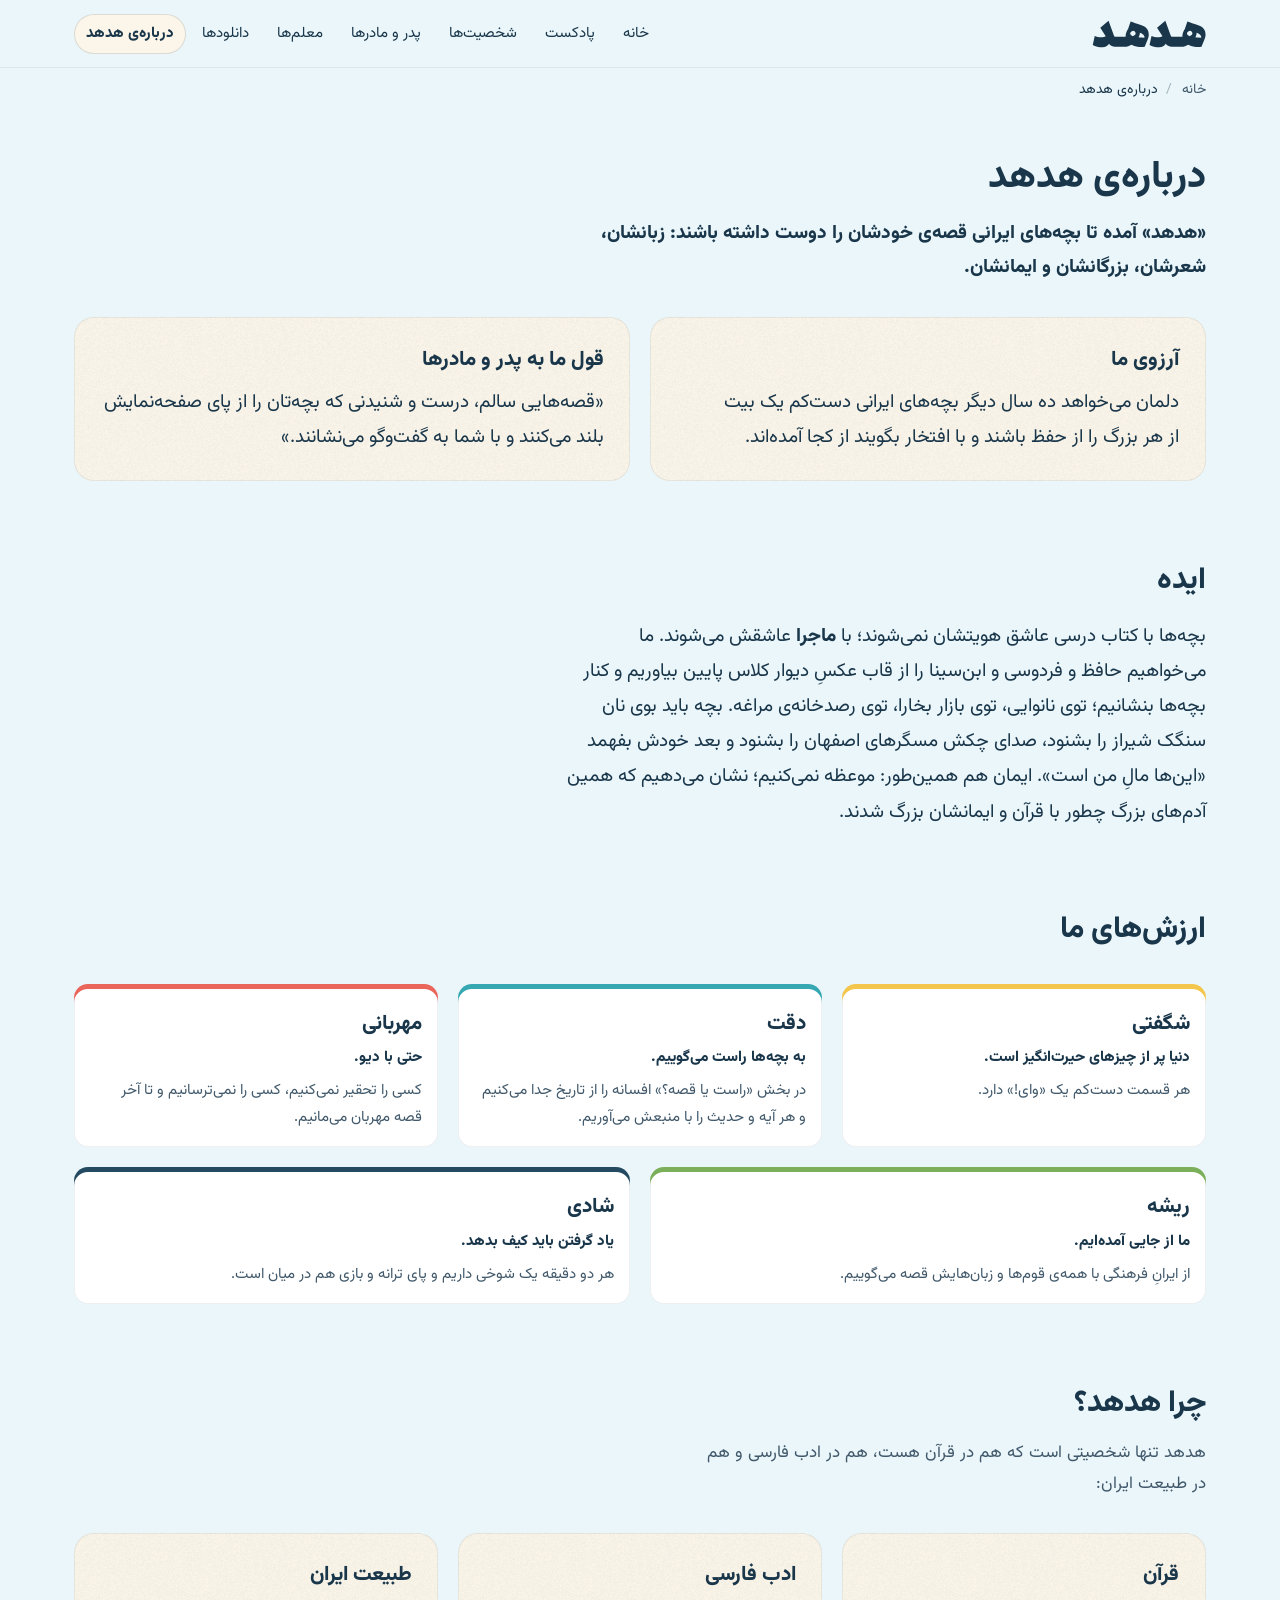
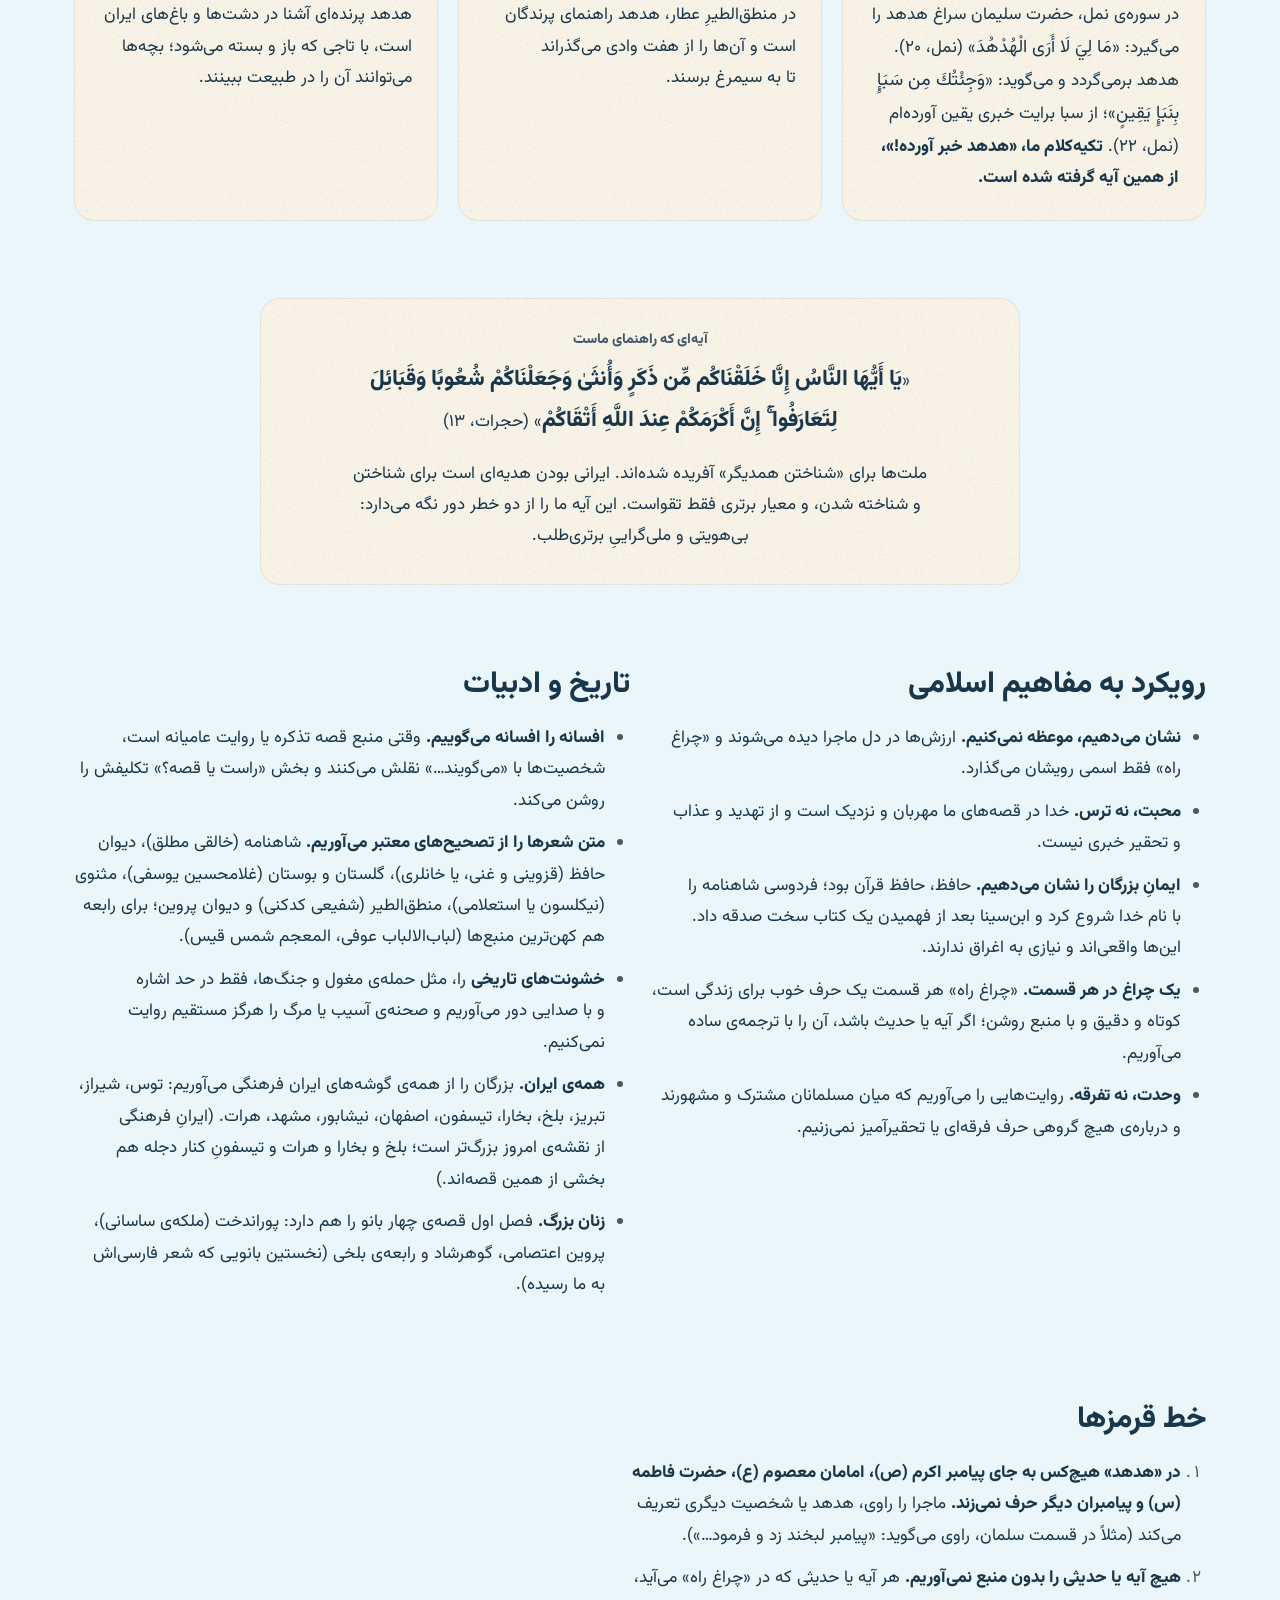
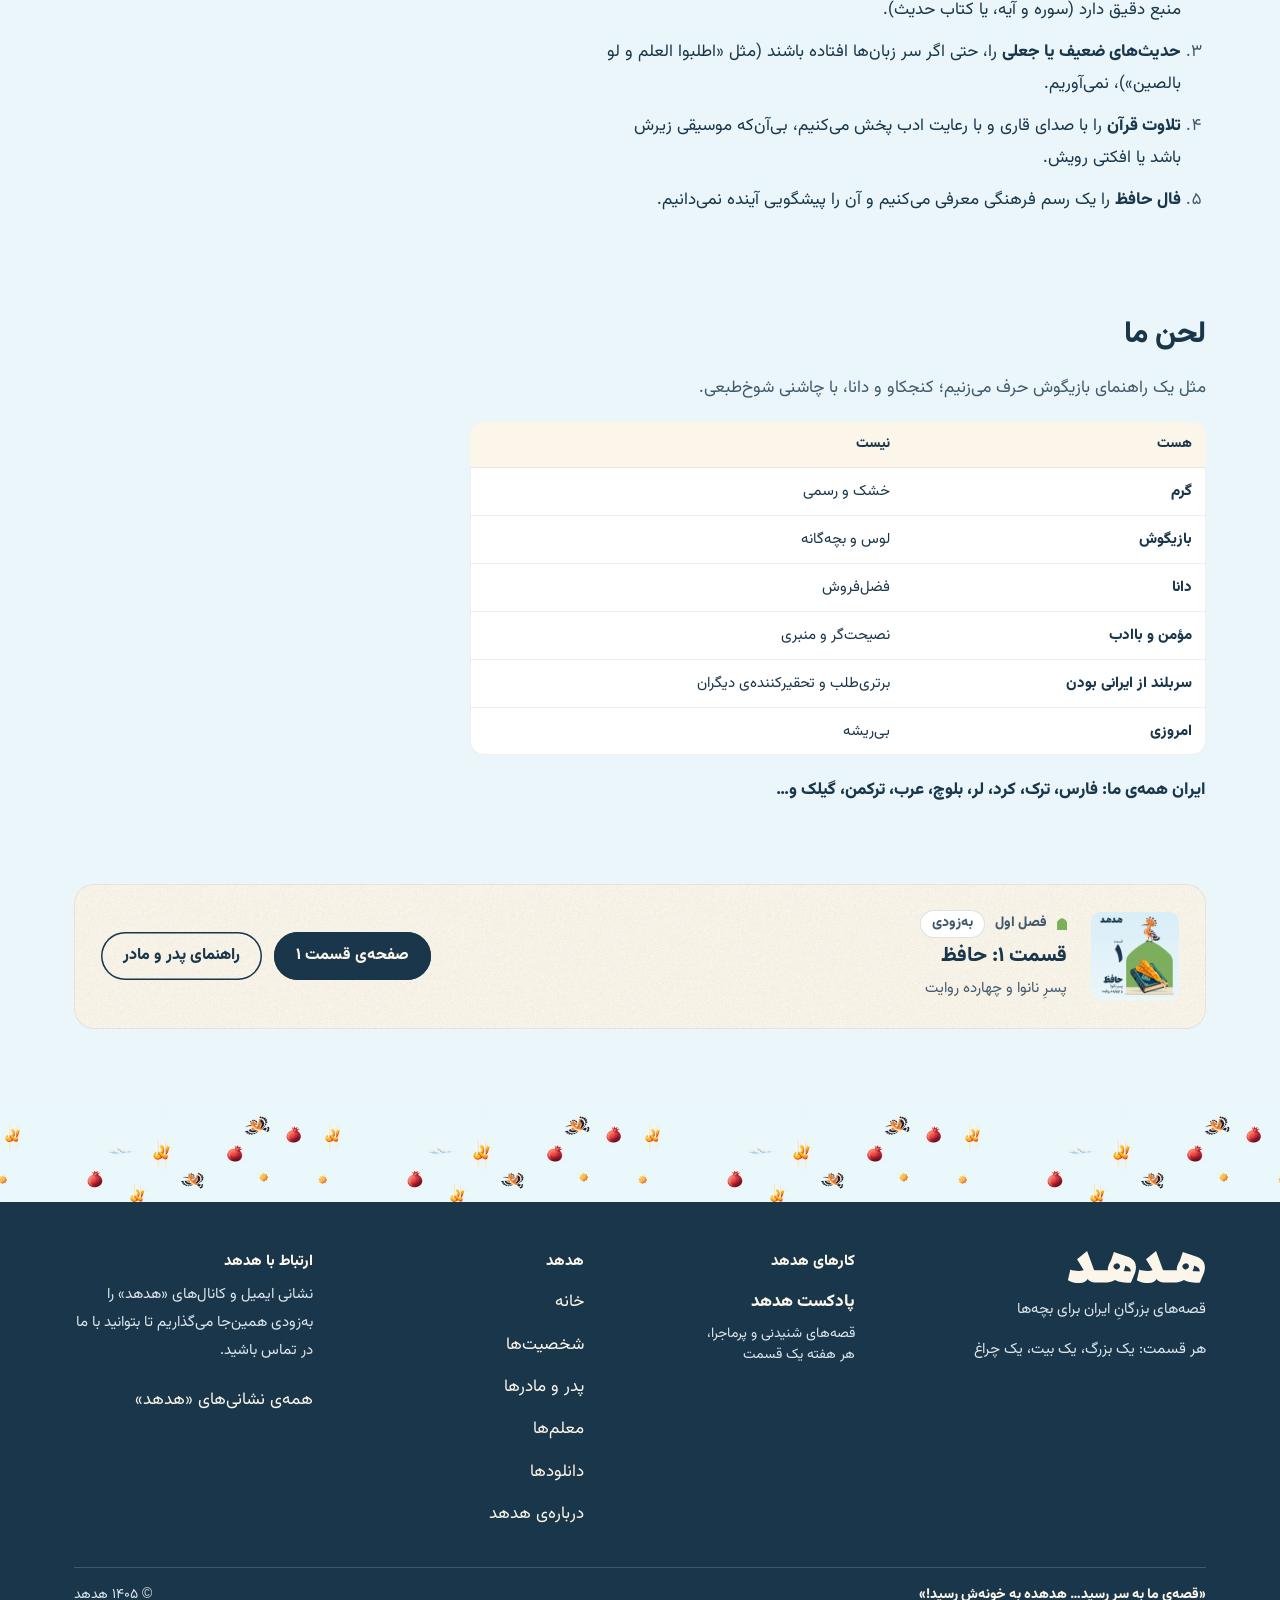
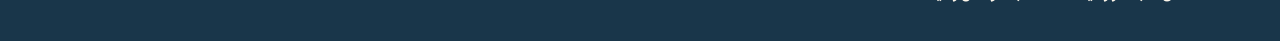
<file: about/index.html>
<!doctype html>
<html lang="fa" dir="rtl" class="no-js">
<head>
<meta charset="utf-8">
<meta name="viewport" content="width=device-width, initial-scale=1">
<title>درباره‌ی هدهد</title>
<meta name="description" content="در این صفحه می‌خوانید «هدهد» چرا ساخته شد، به چه ارزش‌هایی پایبند است و از کدام خط قرمزها هرگز نمی‌گذرد.">
<link rel="canonical" href="https://hodhodclub.com/about/">
<meta name="theme-color" content="#EAF6FA">
<meta property="og:type" content="website">
<meta property="og:site_name" content="هدهد، قصه‌های بزرگانِ ایران برای بچه‌ها">
<meta property="og:locale" content="fa_IR">
<meta property="og:title" content="درباره‌ی هدهد">
<meta property="og:description" content="در این صفحه می‌خوانید «هدهد» چرا ساخته شد، به چه ارزش‌هایی پایبند است و از کدام خط قرمزها هرگز نمی‌گذرد.">
<meta property="og:url" content="https://hodhodclub.com/about/">
<meta property="og:image" content="https://hodhodclub.com/og/hodhod.jpg">
<meta property="og:image:width" content="1200">
<meta property="og:image:height" content="630">
<meta property="og:image:alt" content="هدهد روی ابر، کنار نام «هدهد» و «قصه‌های بزرگانِ ایران برای بچه‌ها».">
<meta name="twitter:card" content="summary_large_image">
<link rel="icon" href="/favicon.ico" sizes="any">
<link rel="icon" type="image/png" sizes="32x32" href="/favicon-32.png">
<link rel="apple-touch-icon" href="/apple-touch-icon.png">
<link rel="manifest" href="/site.webmanifest">
<link rel="preload" href="/assets/fonts/vazirmatn.woff" as="font" type="font/woff" crossorigin>
<link rel="stylesheet" href="/assets/site.css?v=29d6ba2e">
<script>document.documentElement.className='js';window.HUDHUD_TEXT={"local": "به وقت شما: {day}، ساعت {time}", "countdown": "تا انتشار: {left}", "soon": "به‌زودی", "out": "منتشر شد", "today": "امروز", "play": "پخش", "pause": "مکث", "copied": "نشانی صفحه کپی شد.", "menu": "فهرست", "close": "بستن"}</script>
<script type="application/ld+json">{"@context": "https://schema.org", "@graph": [{"@type": "BreadcrumbList", "itemListElement": [{"@type": "ListItem", "position": 1, "name": "خانه", "item": "https://hodhodclub.com/"}, {"@type": "ListItem", "position": 2, "name": "درباره‌ی هدهد", "item": "https://hodhodclub.com/about/"}]}]}</script>
</head>
<body>
<a class="skip" href="#main">رفتن به محتوای اصلی</a>
<header class="site-head"><div class="wrap head-row">
<div class="brand-row"><a class="brand" href="/" aria-label="هدهد، صفحه‌ی اصلی"><svg class="wm-nav" aria-hidden="true" focusable="false" xmlns="http://www.w3.org/2000/svg" viewBox="-35 -1415 6046 1481"><path fill="currentColor" d="M690 -549Q638 -525 580.5 -514.5Q523 -504 457 -504Q363 -504 270.5 -521.0Q178 -538 110 -569L5 -92Q108 -35 238.5 -4.5Q369 26 518 26Q646 26 725.0 -24.0Q804 -74 866 -157Q907 -94 958.0 -60.0Q1009 -26 1088.5 -13.0Q1168 0 1292 0H1703V-530H1292Q1257 -530 1220.0 -534.5Q1183 -539 1144 -546L840 -1375L404 -1011Z M2008 -1332 1873 -937Q1835 -883 1805.5 -820.0Q1776 -757 1759.5 -691.5Q1743 -626 1743 -561Q1743 -545 1754 -531Q1746 -531 1738.5 -530.5Q1731 -530 1722.5 -530.0Q1714 -530 1703 -530Q1675 -530 1664.0 -510.0Q1653 -490 1653 -442V-93Q1653 -41 1663.5 -20.5Q1674 0 1703 0Q1789 0 1879.5 -29.0Q1970 -58 2055 -109Q2192 -36 2371.5 -5.0Q2551 26 2753 2L2888 -328Q2929 -423 2948.5 -501.0Q2968 -579 2968 -626Q2968 -730 2943.5 -811.5Q2919 -893 2868.0 -955.5Q2817 -1018 2737.0 -1065.0Q2657 -1112 2546 -1147Q2386 -1197 2257.5 -1241.5Q2129 -1286 2008 -1332ZM2122 -559Q1985 -610 1985 -682Q1985 -725 2009.5 -761.0Q2034 -797 2073.0 -818.5Q2112 -840 2155 -840Q2187 -840 2213.5 -820.5Q2240 -801 2256.5 -768.5Q2273 -736 2273 -697Q2273 -650 2234.5 -615.0Q2196 -580 2122 -559ZM2426 -496Q2461 -555 2479.5 -617.0Q2498 -679 2494 -738Q2576 -706 2630.5 -671.0Q2685 -636 2713.0 -598.5Q2741 -561 2741 -518Q2741 -510 2739.0 -499.5Q2737 -489 2736 -480Q2651 -480 2573.0 -484.0Q2495 -488 2426 -496Z M3693 -549Q3641 -525 3583.5 -514.5Q3526 -504 3460 -504Q3366 -504 3273.5 -521.0Q3181 -538 3113 -569L3008 -92Q3111 -35 3241.5 -4.5Q3372 26 3521 26Q3649 26 3728.0 -24.0Q3807 -74 3869 -157Q3910 -94 3961.0 -60.0Q4012 -26 4091.5 -13.0Q4171 0 4295 0H4706V-530H4295Q4260 -530 4223.0 -534.5Q4186 -539 4147 -546L3843 -1375L3407 -1011Z M5011 -1332 4876 -937Q4838 -883 4808.5 -820.0Q4779 -757 4762.5 -691.5Q4746 -626 4746 -561Q4746 -545 4757 -531Q4749 -531 4741.5 -530.5Q4734 -530 4725.5 -530.0Q4717 -530 4706 -530Q4678 -530 4667.0 -510.0Q4656 -490 4656 -442V-93Q4656 -41 4666.5 -20.5Q4677 0 4706 0Q4792 0 4882.5 -29.0Q4973 -58 5058 -109Q5195 -36 5374.5 -5.0Q5554 26 5756 2L5891 -328Q5932 -423 5951.5 -501.0Q5971 -579 5971 -626Q5971 -730 5946.5 -811.5Q5922 -893 5871.0 -955.5Q5820 -1018 5740.0 -1065.0Q5660 -1112 5549 -1147Q5389 -1197 5260.5 -1241.5Q5132 -1286 5011 -1332ZM5125 -559Q4988 -610 4988 -682Q4988 -725 5012.5 -761.0Q5037 -797 5076.0 -818.5Q5115 -840 5158 -840Q5190 -840 5216.5 -820.5Q5243 -801 5259.5 -768.5Q5276 -736 5276 -697Q5276 -650 5237.5 -615.0Q5199 -580 5125 -559ZM5429 -496Q5464 -555 5482.5 -617.0Q5501 -679 5497 -738Q5579 -706 5633.5 -671.0Q5688 -636 5716.0 -598.5Q5744 -561 5744 -518Q5744 -510 5742.0 -499.5Q5740 -489 5739 -480Q5654 -480 5576.0 -484.0Q5498 -488 5429 -496Z"/></svg></a></div>
<button class="menu-btn" type="button" aria-expanded="false" aria-controls="nav"><span class="bars"><span></span></span><span class="menu-label">فهرست</span></button>
<nav id="nav" class="nav" aria-label="فهرست"><ul><li><a href="/">خانه</a></li><li><a href="/podcast/">پادکست</a></li><li><a href="/characters/">شخصیت‌ها</a></li><li><a href="/parents/">پدر و مادرها</a></li><li><a href="/teachers/">معلم‌ها</a></li><li><a href="/downloads/">دانلودها</a></li><li><a href="/about/" aria-current="page">درباره‌ی هدهد</a></li></ul></nav>
</div></header>
<main id="main">
<nav class="crumbs wrap" aria-label="مسیر صفحه"><ol><li><a href="/">خانه</a></li><li aria-current="page">درباره‌ی هدهد</li></ol></nav>
<section class="page-head"><div class="wrap"><h1>درباره‌ی هدهد</h1><p class="lead">«هدهد» آمده تا بچه‌های ایرانی قصه‌ی خودشان را دوست داشته باشند: زبانشان، شعرشان، بزرگانشان و ایمانشان.</p></div></section>
<section class="section section-tight" aria-labelledby="core-t"><div class="wrap">
<h2 id="core-t" class="sr">هسته‌ی هدهد</h2><div class="grid grid-2 core"><div class="card grain core-card"><h3>آرزوی ما</h3><p>دلمان می‌خواهد ده سال دیگر بچه‌های ایرانی دست‌کم یک بیت از هر بزرگ را از حفظ باشند و با افتخار بگویند از کجا آمده‌اند.</p></div><div class="card grain core-card"><h3>قول ما به پدر و مادرها</h3><p>«قصه‌هایی سالم، درست و شنیدنی که بچه‌تان را از پای صفحه‌نمایش بلند می‌کنند و با شما به گفت‌وگو می‌نشانند.»</p></div></div>
</div></section>
<section class="section" aria-labelledby="idea-t"><div class="wrap narrow">
<h2 id="idea-t" class="sec-title">ایده</h2><div class="director prose"><p>بچه‌ها با کتاب درسی عاشق هویتشان نمی‌شوند؛ با <strong>ماجرا</strong> عاشقش می‌شوند. ما می‌خواهیم حافظ و فردوسی و ابن‌سینا را از قاب عکسِ دیوار کلاس پایین بیاوریم و کنار بچه‌ها بنشانیم؛ توی نانوایی، توی بازار بخارا، توی رصدخانه‌ی مراغه. بچه باید بوی نان سنگک شیراز را بشنود، صدای چکش مسگرهای اصفهان را بشنود و بعد خودش بفهمد «این‌ها مالِ من است». ایمان هم همین‌طور: موعظه نمی‌کنیم؛ نشان می‌دهیم که همین آدم‌های بزرگ چطور با قرآن و ایمانشان بزرگ شدند.</p></div>
</div></section>
<section class="section" aria-labelledby="val-t"><div class="wrap"><div class="section-head"><h2 id="val-t">ارزش‌های ما</h2></div>
<div class="values"><div class="value"><h3>شگفتی</h3><p class="means">دنیا پر از چیزهای حیرت‌انگیز است.</p><p>هر قسمت دست‌کم یک «وای!» دارد.</p></div><div class="value"><h3>دقت</h3><p class="means">به بچه‌ها راست می‌گوییم.</p><p>در بخش «راست یا قصه؟» افسانه را از تاریخ جدا می‌کنیم و هر آیه و حدیث را با منبعش می‌آوریم.</p></div><div class="value"><h3>مهربانی</h3><p class="means">حتی با دیو.</p><p>کسی را تحقیر نمی‌کنیم، کسی را نمی‌ترسانیم و تا آخر قصه مهربان می‌مانیم.</p></div><div class="value"><h3>ریشه</h3><p class="means">ما از جایی آمده‌ایم.</p><p>از ایرانِ فرهنگی با همه‌ی قوم‌ها و زبان‌هایش قصه می‌گوییم.</p></div><div class="value"><h3>شادی</h3><p class="means">یاد گرفتن باید کیف بدهد.</p><p>هر دو دقیقه یک شوخی داریم و پای ترانه و بازی هم در میان است.</p></div></div></div></section>
<section class="section" aria-labelledby="why-t"><div class="wrap"><div class="section-head"><h2 id="why-t">چرا هدهد؟</h2>
<p>هدهد تنها شخصیتی است که هم در قرآن هست، هم در ادب فارسی و هم در طبیعت ایران:</p></div><div class="worlds"><div class="card grain"><h3>قرآن</h3><p>در سوره‌ی نمل، حضرت سلیمان سراغ هدهد را می‌گیرد: «<span lang="ar">مَا لِيَ لَا أَرَى الْهُدْهُدَ</span>» (نمل، ۲۰). هدهد برمی‌گردد و می‌گوید: «<span lang="ar">وَجِئْتُكَ مِن سَبَإٍ بِنَبَإٍ يَقِينٍ</span>»؛ از سبا برایت خبری یقین آورده‌ام (نمل، ۲۲). <strong>تکیه‌کلام ما، «هدهد خبر آورده!»، از همین آیه گرفته شده است.</strong></p></div><div class="card grain"><h3>ادب فارسی</h3><p>در منطق‌الطیرِ عطار، هدهد راهنمای پرندگان است و آن‌ها را از هفت وادی می‌گذراند تا به سیمرغ برسند.</p></div><div class="card grain"><h3>طبیعت ایران</h3><p>هدهد پرنده‌ای آشنا در دشت‌ها و باغ‌های ایران است، با تاجی که باز و بسته می‌شود؛ بچه‌ها می‌توانند آن را در طبیعت ببینند.</p></div></div></div></section>
<section class="section" aria-labelledby="ayah-t"><div class="wrap"><h2 id="ayah-t" class="sr">آیه‌ای که راهنمای ماست</h2>
<div class="card grain ayah"><p class="eyebrow">آیه‌ای که راهنمای ماست</p><p>«<span lang="ar">يَا أَيُّهَا النَّاسُ إِنَّا خَلَقْنَاكُم مِّن ذَكَرٍ وَأُنثَىٰ وَجَعَلْنَاكُمْ شُعُوبًا وَقَبَائِلَ لِتَعَارَفُوا ۚ إِنَّ أَكْرَمَكُمْ عِندَ اللَّهِ أَتْقَاكُمْ</span>» (حجرات، ۱۳)</p>
<p>ملت‌ها برای «شناختن همدیگر» آفریده شده‌اند. ایرانی بودن هدیه‌ای است برای شناختن و شناخته شدن، و معیار برتری فقط تقواست. این آیه ما را از دو خطر دور نگه می‌دارد: بی‌هویتی و ملی‌گراییِ برتری‌طلب.</p></div></div></section>
<section class="section" aria-labelledby="isl-t"><div class="wrap grid grid-2">
<div class="prose"><h2 id="isl-t" class="sec-title">رویکرد به مفاهیم اسلامی</h2><ul><li><strong>نشان می‌دهیم، موعظه نمی‌کنیم.</strong> ارزش‌ها در دل ماجرا دیده می‌شوند و «چراغ راه» فقط اسمی رویشان می‌گذارد.</li><li><strong>محبت، نه ترس.</strong> خدا در قصه‌های ما مهربان و نزدیک است و از تهدید و عذاب و تحقیر خبری نیست.</li><li><strong>ایمانِ بزرگان را نشان می‌دهیم.</strong> حافظ، حافظ قرآن بود؛ فردوسی شاهنامه را با نام خدا شروع کرد و ابن‌سینا بعد از فهمیدن یک کتاب سخت صدقه داد. این‌ها واقعی‌اند و نیازی به اغراق ندارند.</li><li><strong>یک چراغ در هر قسمت.</strong> «چراغ راه» هر قسمت یک حرف خوب برای زندگی است، کوتاه و دقیق و با منبع روشن؛ اگر آیه یا حدیث باشد، آن را با ترجمه‌ی ساده می‌آوریم.</li><li><strong>وحدت، نه تفرقه.</strong> روایت‌هایی را می‌آوریم که میان مسلمانان مشترک و مشهورند و درباره‌ی هیچ گروهی حرف فرقه‌ای یا تحقیرآمیز نمی‌زنیم.</li></ul></div>
<div class="prose"><h2 class="sec-title">تاریخ و ادبیات</h2><ul><li><strong>افسانه را افسانه می‌گوییم.</strong> وقتی منبع قصه تذکره یا روایت عامیانه است، شخصیت‌ها با «می‌گویند…» نقلش می‌کنند و بخش «راست یا قصه؟» تکلیفش را روشن می‌کند.</li><li><strong>متن شعرها را از تصحیح‌های معتبر می‌آوریم.</strong> شاهنامه (خالقی مطلق)، دیوان حافظ (قزوینی و غنی، یا خانلری)، گلستان و بوستان (غلامحسین یوسفی)، مثنوی (نیکلسون یا استعلامی)، منطق‌الطیر (شفیعی کدکنی) و دیوان پروین؛ برای رابعه هم کهن‌ترین منبع‌ها (لباب‌الالباب عوفی، المعجم شمس قیس).</li><li><strong>خشونت‌های تاریخی</strong> را، مثل حمله‌ی مغول و جنگ‌ها، فقط در حد اشاره و با صدایی دور می‌آوریم و صحنه‌ی آسیب یا مرگ را هرگز مستقیم روایت نمی‌کنیم.</li><li><strong>همه‌ی ایران.</strong> بزرگان را از همه‌ی گوشه‌های ایران فرهنگی می‌آوریم: توس، شیراز، تبریز، بلخ، بخارا، تیسفون، اصفهان، نیشابور، مشهد، هرات. (ایرانِ فرهنگی از نقشه‌ی امروز بزرگ‌تر است؛ بلخ و بخارا و هرات و تیسفونِ کنار دجله هم بخشی از همین قصه‌اند.)</li><li><strong>زنان بزرگ.</strong> فصل اول قصه‌ی چهار بانو را هم دارد: پوراندخت (ملکه‌ی ساسانی)، پروین اعتصامی، گوهرشاد و رابعه‌ی بلخی (نخستین بانویی که شعر فارسی‌اش به ما رسیده).</li></ul></div></div></section>
<section class="section" aria-labelledby="lines-t"><div class="wrap narrow"><div class="prose"><h2 id="lines-t" class="sec-title">خط قرمزها</h2><ol><li><strong>در «هدهد» هیچ‌کس به جای پیامبر اکرم (ص)، امامان معصوم (ع)، حضرت فاطمه (س) و پیامبران دیگر حرف نمی‌زند.</strong> ماجرا را راوی، هدهد یا شخصیت دیگری تعریف می‌کند (مثلاً در قسمت سلمان، راوی می‌گوید: «پیامبر لبخند زد و فرمود…»).</li><li><strong>هیچ آیه یا حدیثی را بدون منبع نمی‌آوریم.</strong> هر آیه یا حدیثی که در «چراغ راه» می‌آید، منبع دقیق دارد (سوره و آیه، یا کتاب حدیث).</li><li><strong>حدیث‌های ضعیف یا جعلی</strong> را، حتی اگر سر زبان‌ها افتاده باشند (مثل «اطلبوا العلم و لو بالصین»)، نمی‌آوریم.</li><li><strong>تلاوت قرآن</strong> را با صدای قاری و با رعایت ادب پخش می‌کنیم، بی‌آن‌که موسیقی زیرش باشد یا افکتی رویش.</li><li><strong>فال حافظ</strong> را یک رسم فرهنگی معرفی می‌کنیم و آن را پیشگویی آینده نمی‌دانیم.</li></ol></div></div></section>
<section class="section" aria-labelledby="tone-t"><div class="wrap narrow"><h2 id="tone-t" class="sec-title">لحن ما</h2>
<p class="muted">مثل یک راهنمای بازیگوش حرف می‌زنیم؛ کنجکاو و دانا، با چاشنی شوخ‌طبعی.</p>
<div class="table-wrap"><table class="isnot"><thead><tr><th scope="col">هست</th><th scope="col">نیست</th></tr></thead><tbody><tr><td>گرم</td><td>خشک و رسمی</td></tr><tr><td>بازیگوش</td><td>لوس و بچه‌گانه</td></tr><tr><td>دانا</td><td>فضل‌فروش</td></tr><tr><td>مؤمن و باادب</td><td>نصیحت‌گر و منبری</td></tr><tr><td>سربلند از ایرانی بودن</td><td>برتری‌طلب و تحقیرکننده‌ی دیگران</td></tr><tr><td>امروزی</td><td>بی‌ریشه</td></tr></tbody></table></div>
<p class="strong">ایران همه‌ی ما: فارس، ترک، کرد، لر، بلوچ، عرب، ترکمن، گیلک و…</p></div></section><section class="section next-step" aria-labelledby="ns-title"><div class="wrap"><div class="next-card card grain">
<a class="next-cover" href="/podcast/episode-01-hafez/" tabindex="-1" aria-hidden="true"><img src="/img/cover01-1100.webp" srcset="/img/cover01-400.webp 400w, /img/cover01-700.webp 700w, /img/cover01-1100.webp 1100w" sizes="88px" width="1100" height="1100" alt="" loading="lazy" decoding="async"></a>
<div class="next-text"><p class="eyebrow"><svg class="glyph" viewBox="0 0 1000 1300" aria-hidden="true" focusable="false" style="--g:var(--leaf)"><path d="M0,1300 L0,460 L1,442 L3,424 L6,406 L11,389 L18,372 L25,356 L34,340 L44,325 L55,311 L67,297 L98,267 L130,239 L162,210 L196,183 L230,157 L265,132 L300,109 L337,86 L374,64 L411,43 L413,42 L415,41 L417,40 L420,39 L422,38 L424,37 L426,36 L428,35 L430,34 L432,34 L434,33 L437,32 L439,31 L441,31 L443,30 L445,29 L448,29 L450,28 L452,27 L454,27 L457,26 L459,26 L461,25 L463,25 L466,24 L468,24 L470,24 L472,23 L475,23 L477,23 L479,22 L482,22 L484,22 L486,22 L488,21 L491,21 L493,21 L495,21 L498,21 L500,21 L502,21 L505,21 L507,21 L509,21 L512,21 L514,22 L516,22 L518,22 L521,22 L523,23 L525,23 L528,23 L530,24 L532,24 L534,24 L537,25 L539,25 L541,26 L543,26 L546,27 L548,27 L550,28 L552,29 L555,29 L557,30 L559,31 L561,31 L563,32 L566,33 L568,34 L570,34 L572,35 L574,36 L576,37 L578,38 L580,39 L583,40 L585,41 L587,42 L589,43 L626,64 L663,86 L700,109 L735,132 L770,157 L804,183 L838,210 L870,239 L902,267 L933,297 L945,311 L956,325 L966,340 L975,356 L982,372 L989,389 L994,406 L997,424 L999,442 L1000,460 L1000,1300 Z"/></svg>فصل اول<span class="chip status" data-status="2026-10-12T17:30:00Z"></span></p>
<h2 id="ns-title">قسمت ۱: حافظ</h2><p class="muted">پسرِ نانوا و چهارده روایت</p></div>
<div class="actions"><a class="btn btn-primary" href="/podcast/episode-01-hafez/">صفحه‌ی قسمت ۱</a><a class="btn btn-ghost" href="/podcast/episode-01-hafez/#guide">راهنمای پدر و مادر</a></div></div></div></section>
</main>
<div class="band" aria-hidden="true"></div>
<footer class="site-foot"><div class="wrap">
<div class="foot-grid">
<div class="foot-brand"><svg class="wm-nav" aria-hidden="true" focusable="false" xmlns="http://www.w3.org/2000/svg" viewBox="-35 -1415 6046 1481"><path fill="currentColor" d="M690 -549Q638 -525 580.5 -514.5Q523 -504 457 -504Q363 -504 270.5 -521.0Q178 -538 110 -569L5 -92Q108 -35 238.5 -4.5Q369 26 518 26Q646 26 725.0 -24.0Q804 -74 866 -157Q907 -94 958.0 -60.0Q1009 -26 1088.5 -13.0Q1168 0 1292 0H1703V-530H1292Q1257 -530 1220.0 -534.5Q1183 -539 1144 -546L840 -1375L404 -1011Z M2008 -1332 1873 -937Q1835 -883 1805.5 -820.0Q1776 -757 1759.5 -691.5Q1743 -626 1743 -561Q1743 -545 1754 -531Q1746 -531 1738.5 -530.5Q1731 -530 1722.5 -530.0Q1714 -530 1703 -530Q1675 -530 1664.0 -510.0Q1653 -490 1653 -442V-93Q1653 -41 1663.5 -20.5Q1674 0 1703 0Q1789 0 1879.5 -29.0Q1970 -58 2055 -109Q2192 -36 2371.5 -5.0Q2551 26 2753 2L2888 -328Q2929 -423 2948.5 -501.0Q2968 -579 2968 -626Q2968 -730 2943.5 -811.5Q2919 -893 2868.0 -955.5Q2817 -1018 2737.0 -1065.0Q2657 -1112 2546 -1147Q2386 -1197 2257.5 -1241.5Q2129 -1286 2008 -1332ZM2122 -559Q1985 -610 1985 -682Q1985 -725 2009.5 -761.0Q2034 -797 2073.0 -818.5Q2112 -840 2155 -840Q2187 -840 2213.5 -820.5Q2240 -801 2256.5 -768.5Q2273 -736 2273 -697Q2273 -650 2234.5 -615.0Q2196 -580 2122 -559ZM2426 -496Q2461 -555 2479.5 -617.0Q2498 -679 2494 -738Q2576 -706 2630.5 -671.0Q2685 -636 2713.0 -598.5Q2741 -561 2741 -518Q2741 -510 2739.0 -499.5Q2737 -489 2736 -480Q2651 -480 2573.0 -484.0Q2495 -488 2426 -496Z M3693 -549Q3641 -525 3583.5 -514.5Q3526 -504 3460 -504Q3366 -504 3273.5 -521.0Q3181 -538 3113 -569L3008 -92Q3111 -35 3241.5 -4.5Q3372 26 3521 26Q3649 26 3728.0 -24.0Q3807 -74 3869 -157Q3910 -94 3961.0 -60.0Q4012 -26 4091.5 -13.0Q4171 0 4295 0H4706V-530H4295Q4260 -530 4223.0 -534.5Q4186 -539 4147 -546L3843 -1375L3407 -1011Z M5011 -1332 4876 -937Q4838 -883 4808.5 -820.0Q4779 -757 4762.5 -691.5Q4746 -626 4746 -561Q4746 -545 4757 -531Q4749 -531 4741.5 -530.5Q4734 -530 4725.5 -530.0Q4717 -530 4706 -530Q4678 -530 4667.0 -510.0Q4656 -490 4656 -442V-93Q4656 -41 4666.5 -20.5Q4677 0 4706 0Q4792 0 4882.5 -29.0Q4973 -58 5058 -109Q5195 -36 5374.5 -5.0Q5554 26 5756 2L5891 -328Q5932 -423 5951.5 -501.0Q5971 -579 5971 -626Q5971 -730 5946.5 -811.5Q5922 -893 5871.0 -955.5Q5820 -1018 5740.0 -1065.0Q5660 -1112 5549 -1147Q5389 -1197 5260.5 -1241.5Q5132 -1286 5011 -1332ZM5125 -559Q4988 -610 4988 -682Q4988 -725 5012.5 -761.0Q5037 -797 5076.0 -818.5Q5115 -840 5158 -840Q5190 -840 5216.5 -820.5Q5243 -801 5259.5 -768.5Q5276 -736 5276 -697Q5276 -650 5237.5 -615.0Q5199 -580 5125 -559ZM5429 -496Q5464 -555 5482.5 -617.0Q5501 -679 5497 -738Q5579 -706 5633.5 -671.0Q5688 -636 5716.0 -598.5Q5744 -561 5744 -518Q5744 -510 5742.0 -499.5Q5740 -489 5739 -480Q5654 -480 5576.0 -484.0Q5498 -488 5429 -496Z"/></svg><p>قصه‌های بزرگانِ ایران برای بچه‌ها</p><p>هر قسمت: یک بزرگ، یک بیت، یک چراغ</p></div>
<nav class="foot-products" aria-labelledby="f-prod"><h2 id="f-prod">کارهای هدهد</h2><ul><li><a href="/podcast/">پادکست هدهد</a><small>قصه‌های شنیدنی و پرماجرا، هر هفته یک قسمت</small></li></ul></nav>
<nav aria-labelledby="f-brand"><h2 id="f-brand">هدهد</h2><ul class="cols"><li><a href="/">خانه</a></li><li><a href="/characters/">شخصیت‌ها</a></li><li><a href="/parents/">پدر و مادرها</a></li><li><a href="/teachers/">معلم‌ها</a></li><li><a href="/downloads/">دانلودها</a></li><li><a href="/about/">درباره‌ی هدهد</a></li></ul></nav>
<div><h2 id="contact">ارتباط با هدهد</h2><p>نشانی ایمیل و کانال‌های «هدهد» را به‌زودی همین‌جا می‌گذاریم تا بتوانید با ما در تماس باشید.</p><ul><li><a href="/links/">همه‌ی نشانی‌های «هدهد»</a></li></ul></div>
</div>
<div class="foot-end"><span class="closing">«قصه‌ی ما به سر رسید… <strong>هدهده به خونه‌ش رسید!</strong>»</span><span>© ۱۴۰۵ هدهد</span></div>
</div></footer>
<script src="/assets/site.js?v=29d6ba2e" defer></script>
</body>
</html>
</file>
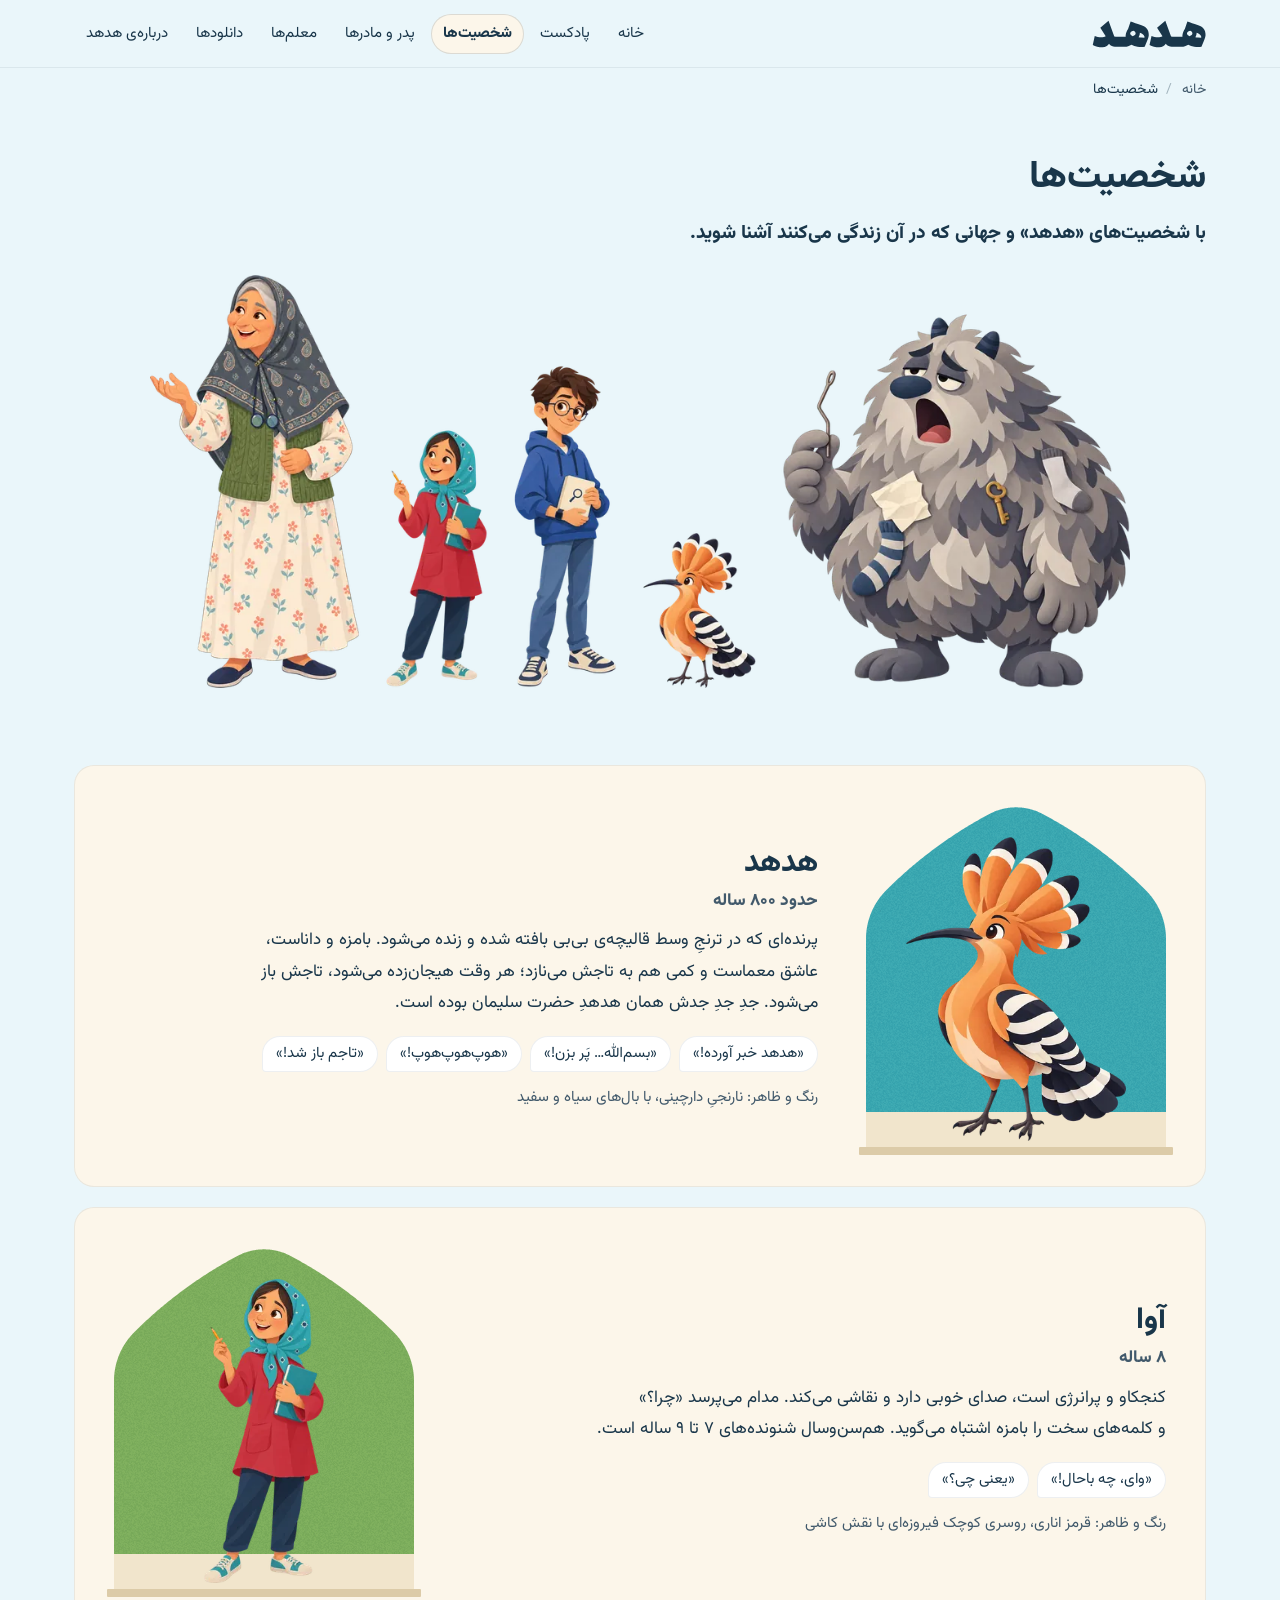
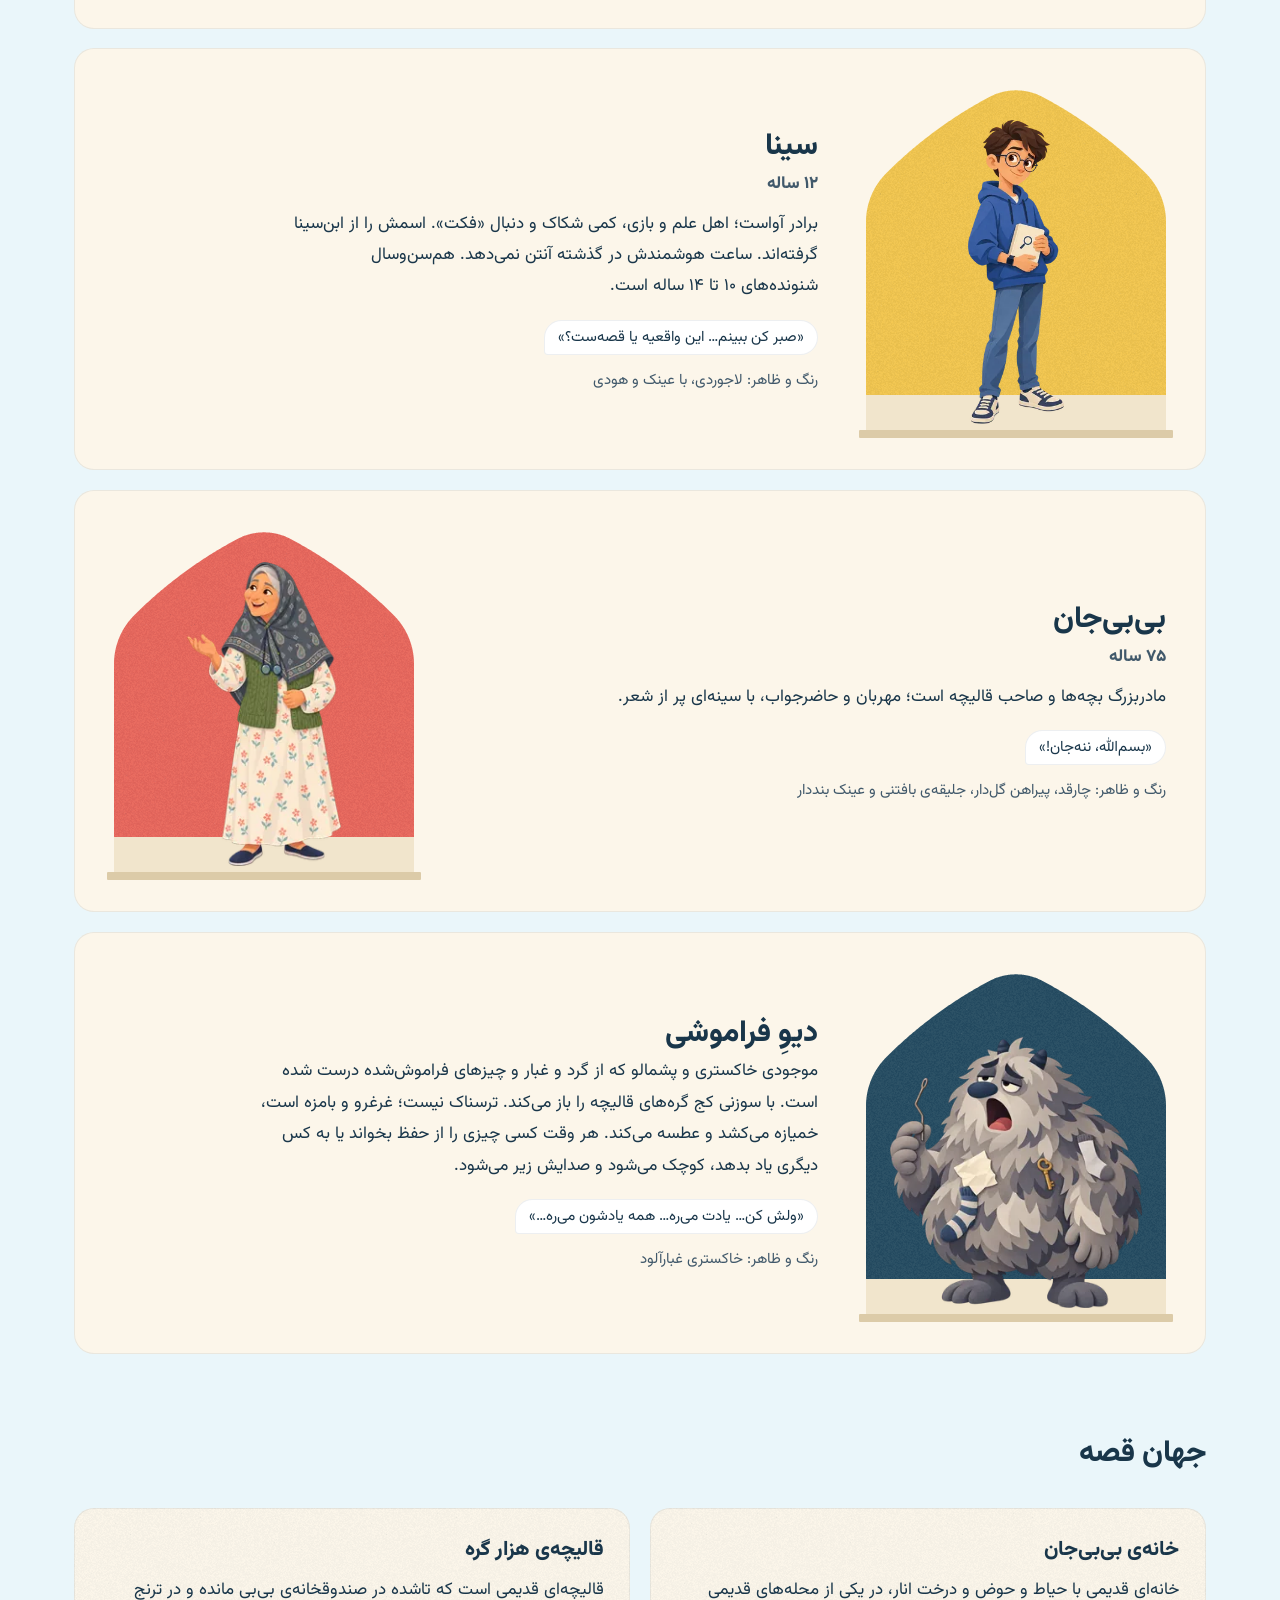
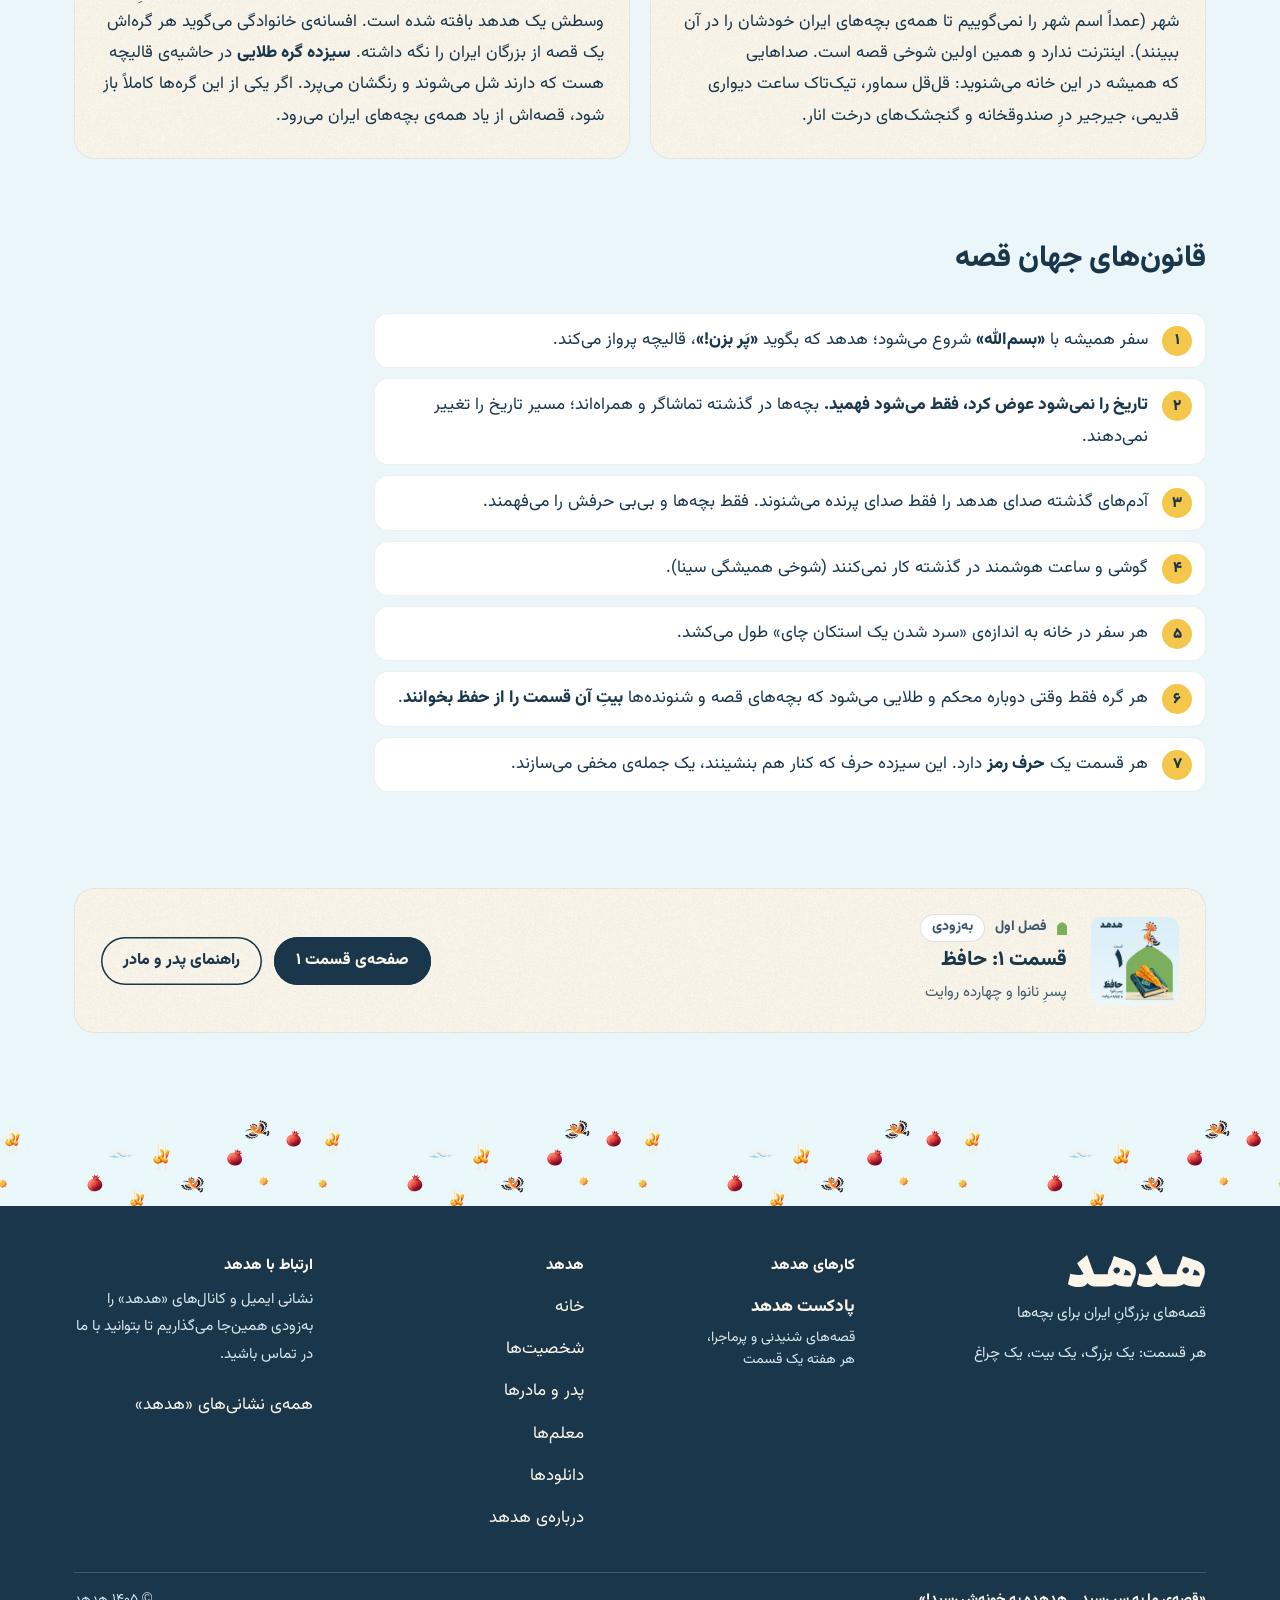
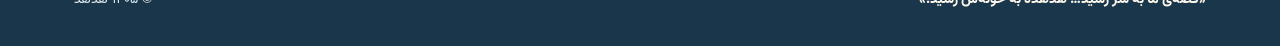
<file: characters/index.html>
<!doctype html>
<html lang="fa" dir="rtl" class="no-js">
<head>
<meta charset="utf-8">
<meta name="viewport" content="width=device-width, initial-scale=1">
<title>شخصیت‌ها | هدهد</title>
<meta name="description" content="آشنایی با هدهد، آوا، سینا، بی‌بی‌جان، دیوِ فراموشی و جهانی که قصه‌ی «هدهد» در آن می‌گذرد.">
<link rel="canonical" href="https://hodhodclub.com/characters/">
<meta name="theme-color" content="#EAF6FA">
<meta property="og:type" content="website">
<meta property="og:site_name" content="هدهد، قصه‌های بزرگانِ ایران برای بچه‌ها">
<meta property="og:locale" content="fa_IR">
<meta property="og:title" content="شخصیت‌ها">
<meta property="og:description" content="آشنایی با هدهد، آوا، سینا، بی‌بی‌جان، دیوِ فراموشی و جهانی که قصه‌ی «هدهد» در آن می‌گذرد.">
<meta property="og:url" content="https://hodhodclub.com/characters/">
<meta property="og:image" content="https://hodhodclub.com/og/hodhod.jpg">
<meta property="og:image:width" content="1200">
<meta property="og:image:height" content="630">
<meta property="og:image:alt" content="هدهد روی ابر، کنار نام «هدهد» و «قصه‌های بزرگانِ ایران برای بچه‌ها».">
<meta name="twitter:card" content="summary_large_image">
<link rel="icon" href="/favicon.ico" sizes="any">
<link rel="icon" type="image/png" sizes="32x32" href="/favicon-32.png">
<link rel="apple-touch-icon" href="/apple-touch-icon.png">
<link rel="manifest" href="/site.webmanifest">
<link rel="preload" href="/assets/fonts/vazirmatn.woff" as="font" type="font/woff" crossorigin>
<link rel="stylesheet" href="/assets/site.css?v=29d6ba2e">
<script>document.documentElement.className='js';window.HUDHUD_TEXT={"local": "به وقت شما: {day}، ساعت {time}", "countdown": "تا انتشار: {left}", "soon": "به‌زودی", "out": "منتشر شد", "today": "امروز", "play": "پخش", "pause": "مکث", "copied": "نشانی صفحه کپی شد.", "menu": "فهرست", "close": "بستن"}</script>
<script type="application/ld+json">{"@context": "https://schema.org", "@graph": [{"@type": "BreadcrumbList", "itemListElement": [{"@type": "ListItem", "position": 1, "name": "خانه", "item": "https://hodhodclub.com/"}, {"@type": "ListItem", "position": 2, "name": "شخصیت‌ها", "item": "https://hodhodclub.com/characters/"}]}]}</script>
</head>
<body>
<a class="skip" href="#main">رفتن به محتوای اصلی</a>
<header class="site-head"><div class="wrap head-row">
<div class="brand-row"><a class="brand" href="/" aria-label="هدهد، صفحه‌ی اصلی"><svg class="wm-nav" aria-hidden="true" focusable="false" xmlns="http://www.w3.org/2000/svg" viewBox="-35 -1415 6046 1481"><path fill="currentColor" d="M690 -549Q638 -525 580.5 -514.5Q523 -504 457 -504Q363 -504 270.5 -521.0Q178 -538 110 -569L5 -92Q108 -35 238.5 -4.5Q369 26 518 26Q646 26 725.0 -24.0Q804 -74 866 -157Q907 -94 958.0 -60.0Q1009 -26 1088.5 -13.0Q1168 0 1292 0H1703V-530H1292Q1257 -530 1220.0 -534.5Q1183 -539 1144 -546L840 -1375L404 -1011Z M2008 -1332 1873 -937Q1835 -883 1805.5 -820.0Q1776 -757 1759.5 -691.5Q1743 -626 1743 -561Q1743 -545 1754 -531Q1746 -531 1738.5 -530.5Q1731 -530 1722.5 -530.0Q1714 -530 1703 -530Q1675 -530 1664.0 -510.0Q1653 -490 1653 -442V-93Q1653 -41 1663.5 -20.5Q1674 0 1703 0Q1789 0 1879.5 -29.0Q1970 -58 2055 -109Q2192 -36 2371.5 -5.0Q2551 26 2753 2L2888 -328Q2929 -423 2948.5 -501.0Q2968 -579 2968 -626Q2968 -730 2943.5 -811.5Q2919 -893 2868.0 -955.5Q2817 -1018 2737.0 -1065.0Q2657 -1112 2546 -1147Q2386 -1197 2257.5 -1241.5Q2129 -1286 2008 -1332ZM2122 -559Q1985 -610 1985 -682Q1985 -725 2009.5 -761.0Q2034 -797 2073.0 -818.5Q2112 -840 2155 -840Q2187 -840 2213.5 -820.5Q2240 -801 2256.5 -768.5Q2273 -736 2273 -697Q2273 -650 2234.5 -615.0Q2196 -580 2122 -559ZM2426 -496Q2461 -555 2479.5 -617.0Q2498 -679 2494 -738Q2576 -706 2630.5 -671.0Q2685 -636 2713.0 -598.5Q2741 -561 2741 -518Q2741 -510 2739.0 -499.5Q2737 -489 2736 -480Q2651 -480 2573.0 -484.0Q2495 -488 2426 -496Z M3693 -549Q3641 -525 3583.5 -514.5Q3526 -504 3460 -504Q3366 -504 3273.5 -521.0Q3181 -538 3113 -569L3008 -92Q3111 -35 3241.5 -4.5Q3372 26 3521 26Q3649 26 3728.0 -24.0Q3807 -74 3869 -157Q3910 -94 3961.0 -60.0Q4012 -26 4091.5 -13.0Q4171 0 4295 0H4706V-530H4295Q4260 -530 4223.0 -534.5Q4186 -539 4147 -546L3843 -1375L3407 -1011Z M5011 -1332 4876 -937Q4838 -883 4808.5 -820.0Q4779 -757 4762.5 -691.5Q4746 -626 4746 -561Q4746 -545 4757 -531Q4749 -531 4741.5 -530.5Q4734 -530 4725.5 -530.0Q4717 -530 4706 -530Q4678 -530 4667.0 -510.0Q4656 -490 4656 -442V-93Q4656 -41 4666.5 -20.5Q4677 0 4706 0Q4792 0 4882.5 -29.0Q4973 -58 5058 -109Q5195 -36 5374.5 -5.0Q5554 26 5756 2L5891 -328Q5932 -423 5951.5 -501.0Q5971 -579 5971 -626Q5971 -730 5946.5 -811.5Q5922 -893 5871.0 -955.5Q5820 -1018 5740.0 -1065.0Q5660 -1112 5549 -1147Q5389 -1197 5260.5 -1241.5Q5132 -1286 5011 -1332ZM5125 -559Q4988 -610 4988 -682Q4988 -725 5012.5 -761.0Q5037 -797 5076.0 -818.5Q5115 -840 5158 -840Q5190 -840 5216.5 -820.5Q5243 -801 5259.5 -768.5Q5276 -736 5276 -697Q5276 -650 5237.5 -615.0Q5199 -580 5125 -559ZM5429 -496Q5464 -555 5482.5 -617.0Q5501 -679 5497 -738Q5579 -706 5633.5 -671.0Q5688 -636 5716.0 -598.5Q5744 -561 5744 -518Q5744 -510 5742.0 -499.5Q5740 -489 5739 -480Q5654 -480 5576.0 -484.0Q5498 -488 5429 -496Z"/></svg></a></div>
<button class="menu-btn" type="button" aria-expanded="false" aria-controls="nav"><span class="bars"><span></span></span><span class="menu-label">فهرست</span></button>
<nav id="nav" class="nav" aria-label="فهرست"><ul><li><a href="/">خانه</a></li><li><a href="/podcast/">پادکست</a></li><li><a href="/characters/" aria-current="page">شخصیت‌ها</a></li><li><a href="/parents/">پدر و مادرها</a></li><li><a href="/teachers/">معلم‌ها</a></li><li><a href="/downloads/">دانلودها</a></li><li><a href="/about/">درباره‌ی هدهد</a></li></ul></nav>
</div></header>
<main id="main">
<nav class="crumbs wrap" aria-label="مسیر صفحه"><ol><li><a href="/">خانه</a></li><li aria-current="page">شخصیت‌ها</li></ol></nav>
<section class="page-head"><div class="wrap"><h1>شخصیت‌ها</h1><p class="lead">با شخصیت‌های «هدهد» و جهانی که در آن زندگی می‌کنند آشنا شوید.</p><div class="cast-hero"><img src="/img/lineup-1800.webp" srcset="/img/lineup-720.webp 720w, /img/lineup-1200.webp 1200w, /img/lineup-1800.webp 1800w" sizes="(min-width: 1200px) 1130px, 94vw" width="1800" height="759" alt="شخصیت‌های هدهد کنار هم: بی‌بی‌جان، آوا، سینا، هدهد و دیوِ فراموشی." decoding="async" fetchpriority="high"></div></div></section>
<section class="section" aria-label="شخصیت‌ها"><div class="wrap chars"><article class="char" id="hudhud" style="--accent:var(--turquoise)">
<div class="niche"><div class="niche-arch grain-50"></div><div class="niche-shelf"></div><div class="niche-ledge"></div>
<div class="niche-art"><img src="/img/hudhud-760.webp" srcset="/img/hudhud-320.webp 320w, /img/hudhud-520.webp 520w, /img/hudhud-760.webp 760w" sizes="(min-width: 1000px) 220px, 51.4vw" width="760" height="1051" alt="هدهد، پرنده‌ای نارنجی با تاج و بال‌های راه‌راه سیاه و سفید." loading="lazy" decoding="async"></div></div>
<div><h2>هدهد</h2><p class="age">حدود ۸۰۰ ساله</p><p>پرنده‌ای که در ترنجِ وسط قالیچه‌ی بی‌بی بافته شده و زنده می‌شود. بامزه و داناست، عاشق معماست و کمی هم به تاجش می‌نازد؛ هر وقت هیجان‌زده می‌شود، تاجش باز می‌شود. جدِ جدِ جدش همان هدهدِ حضرت سلیمان بوده است.</p>
<h3 class="sr">تکیه‌کلام</h3><ul class="says"><li>«هدهد خبر آورده!»</li><li>«بسم‌الله… پَر بزن!»</li><li>«هوپ‌هوپ‌هوپ!»</li><li>«تاجم باز شد!»</li></ul>
<p class="colour">رنگ و ظاهر: نارنجیِ دارچینی، با بال‌های سیاه و سفید</p></div></article><article class="char" id="ava" style="--accent:var(--leaf)">
<div class="niche"><div class="niche-arch grain-50"></div><div class="niche-shelf"></div><div class="niche-ledge"></div>
<div class="niche-art"><img src="/img/ava-334.webp" srcset="/img/ava-160.webp 160w, /img/ava-300.webp 300w, /img/ava-334.webp 334w" sizes="(min-width: 1000px) 120px, 27.9vw" width="334" height="850" alt="آوا، دختری هشت‌ساله با روسری فیروزه‌ای و کت قرمز، با دفتر نقاشی‌اش." loading="lazy" decoding="async"></div></div>
<div><h2>آوا</h2><p class="age">۸ ساله</p><p>کنجکاو و پرانرژی است، صدای خوبی دارد و نقاشی می‌کند. مدام می‌پرسد «چرا؟» و کلمه‌های سخت را بامزه اشتباه می‌گوید. هم‌سن‌وسال شنونده‌های ۷ تا ۹ ساله است.</p>
<h3 class="sr">تکیه‌کلام</h3><ul class="says"><li>«وای، چه باحال!»</li><li>«یعنی چی؟»</li></ul>
<p class="colour">رنگ و ظاهر: قرمز اناری، روسری کوچک فیروزه‌ای با نقش کاشی</p></div></article><article class="char" id="sina" style="--accent:var(--sunshine)">
<div class="niche"><div class="niche-arch grain-50"></div><div class="niche-shelf"></div><div class="niche-ledge"></div>
<div class="niche-art"><img src="/img/sina-506.webp" srcset="/img/sina-160.webp 160w, /img/sina-300.webp 300w, /img/sina-506.webp 506w" sizes="(min-width: 1000px) 96px, 22.3vw" width="506" height="1609" alt="سینا، پسری دوازده‌ساله با عینک و هودی آبی، با دفترچه‌اش." loading="lazy" decoding="async"></div></div>
<div><h2>سینا</h2><p class="age">۱۲ ساله</p><p>برادر آواست؛ اهل علم و بازی، کمی شکاک و دنبال «فکت». اسمش را از ابن‌سینا گرفته‌اند. ساعت هوشمندش در گذشته آنتن نمی‌دهد. هم‌سن‌وسال شنونده‌های ۱۰ تا ۱۴ ساله است.</p>
<h3 class="sr">تکیه‌کلام</h3><ul class="says"><li>«صبر کن ببینم… این واقعیه یا قصه‌ست؟»</li></ul>
<p class="colour">رنگ و ظاهر: لاجوردی، با عینک و هودی</p></div></article><article class="char" id="bibi-jan" style="--accent:var(--coral)">
<div class="niche"><div class="niche-arch grain-50"></div><div class="niche-shelf"></div><div class="niche-ledge"></div>
<div class="niche-art"><img src="/img/bibi-520.webp" srcset="/img/bibi-160.webp 160w, /img/bibi-300.webp 300w, /img/bibi-520.webp 520w" sizes="(min-width: 1000px) 154px, 36.0vw" width="520" height="1027" alt="بی‌بی‌جان، مادربزرگی خندان با چارقد، پیراهن گل‌دار و جلیقه‌ی بافتنی." loading="lazy" decoding="async"></div></div>
<div><h2>بی‌بی‌جان</h2><p class="age">۷۵ ساله</p><p>مادربزرگ بچه‌ها و صاحب قالیچه است؛ مهربان و حاضرجواب، با سینه‌ای پر از شعر.</p>
<h3 class="sr">تکیه‌کلام</h3><ul class="says"><li>«بسم‌الله، ننه‌جان!»</li></ul>
<p class="colour">رنگ و ظاهر: چارقد، پیراهن گل‌دار، جلیقه‌ی بافتنی و عینک بنددار</p></div></article><article class="char" id="div" style="--accent:var(--night)">
<div class="niche"><div class="niche-arch grain-50"></div><div class="niche-shelf"></div><div class="niche-ledge"></div>
<div class="niche-art"><img src="/img/div-520.webp" srcset="/img/div-160.webp 160w, /img/div-300.webp 300w, /img/div-520.webp 520w" sizes="(min-width: 1000px) 283px, 66.1vw" width="520" height="559" alt="دیوِ فراموشی، موجودی خاکستری و پشمالو با سوزنی کج، که خمیازه می‌کشد." loading="lazy" decoding="async"></div></div>
<div><h2>دیوِ فراموشی</h2><p>موجودی خاکستری و پشمالو که از گرد و غبار و چیزهای فراموش‌شده درست شده است. با سوزنی کج گره‌های قالیچه را باز می‌کند. ترسناک نیست؛ غرغرو و بامزه است، خمیازه می‌کشد و عطسه می‌کند. هر وقت کسی چیزی را از حفظ بخواند یا به کس دیگری یاد بدهد، کوچک می‌شود و صدایش زیر می‌شود.</p>
<h3 class="sr">تکیه‌کلام</h3><ul class="says"><li>«ولش کن… یادت می‌ره… همه یادشون می‌ره…»</li></ul>
<p class="colour">رنگ و ظاهر: خاکستری غبارآلود</p></div></article></div></section>
<section class="section" aria-labelledby="world-title"><div class="wrap">
<div class="section-head"><h2 id="world-title">جهان قصه</h2></div>
<div class="grid grid-2 places"><div class="card grain"><h3>خانه‌ی بی‌بی‌جان</h3><p>خانه‌ای قدیمی با حیاط و حوض و درخت انار، در یکی از محله‌های قدیمی شهر (عمداً اسم شهر را نمی‌گوییم تا همه‌ی بچه‌های ایران خودشان را در آن ببینند). اینترنت ندارد و همین اولین شوخی قصه است. صداهایی که همیشه در این خانه می‌شنوید: قل‌قل سماور، تیک‌تاک ساعت دیواری قدیمی، جیرجیر درِ صندوقخانه و گنجشک‌های درخت انار.</p></div><div class="card grain"><h3>قالیچه‌ی هزار گره</h3><p>قالیچه‌ای قدیمی است که تاشده در صندوقخانه‌ی بی‌بی مانده و در ترنجِ وسطش یک هدهد بافته شده است. افسانه‌ی خانوادگی می‌گوید هر گره‌اش یک قصه از بزرگان ایران را نگه داشته. <strong>سیزده گره طلایی</strong> در حاشیه‌ی قالیچه هست که دارند شل می‌شوند و رنگشان می‌پرد. اگر یکی از این گره‌ها کاملاً باز شود، قصه‌اش از یاد همه‌ی بچه‌های ایران می‌رود.</p></div></div>
</div></section>
<section class="section" aria-labelledby="rules-title"><div class="wrap">
<div class="section-head"><h2 id="rules-title">قانون‌های جهان قصه</h2></div>
<ol class="rules" aria-labelledby="rules-title"><li>سفر همیشه با <strong>«بسم‌الله»</strong> شروع می‌شود؛ هدهد که بگوید <strong>«پَر بزن!»</strong>، قالیچه پرواز می‌کند.</li><li><strong>تاریخ را نمی‌شود عوض کرد، فقط می‌شود فهمید.</strong> بچه‌ها در گذشته تماشاگر و همراه‌اند؛ مسیر تاریخ را تغییر نمی‌دهند.</li><li>آدم‌های گذشته صدای هدهد را فقط صدای پرنده می‌شنوند. فقط بچه‌ها و بی‌بی حرفش را می‌فهمند.</li><li>گوشی و ساعت هوشمند در گذشته کار نمی‌کنند (شوخی همیشگی سینا).</li><li>هر سفر در خانه به اندازه‌ی «سرد شدن یک استکان چای» طول می‌کشد.</li><li>هر گره فقط وقتی دوباره محکم و طلایی می‌شود که بچه‌های قصه و شنونده‌ها <strong>بیتِ آن قسمت را از حفظ بخوانند</strong>.</li><li>هر قسمت یک <strong>حرف رمز</strong> دارد. این سیزده حرف که کنار هم بنشینند، یک جمله‌ی مخفی می‌سازند.</li></ol>
</div></section><section class="section next-step" aria-labelledby="ns-title"><div class="wrap"><div class="next-card card grain">
<a class="next-cover" href="/podcast/episode-01-hafez/" tabindex="-1" aria-hidden="true"><img src="/img/cover01-1100.webp" srcset="/img/cover01-400.webp 400w, /img/cover01-700.webp 700w, /img/cover01-1100.webp 1100w" sizes="88px" width="1100" height="1100" alt="" loading="lazy" decoding="async"></a>
<div class="next-text"><p class="eyebrow"><svg class="glyph" viewBox="0 0 1000 1300" aria-hidden="true" focusable="false" style="--g:var(--leaf)"><path d="M0,1300 L0,460 L1,442 L3,424 L6,406 L11,389 L18,372 L25,356 L34,340 L44,325 L55,311 L67,297 L98,267 L130,239 L162,210 L196,183 L230,157 L265,132 L300,109 L337,86 L374,64 L411,43 L413,42 L415,41 L417,40 L420,39 L422,38 L424,37 L426,36 L428,35 L430,34 L432,34 L434,33 L437,32 L439,31 L441,31 L443,30 L445,29 L448,29 L450,28 L452,27 L454,27 L457,26 L459,26 L461,25 L463,25 L466,24 L468,24 L470,24 L472,23 L475,23 L477,23 L479,22 L482,22 L484,22 L486,22 L488,21 L491,21 L493,21 L495,21 L498,21 L500,21 L502,21 L505,21 L507,21 L509,21 L512,21 L514,22 L516,22 L518,22 L521,22 L523,23 L525,23 L528,23 L530,24 L532,24 L534,24 L537,25 L539,25 L541,26 L543,26 L546,27 L548,27 L550,28 L552,29 L555,29 L557,30 L559,31 L561,31 L563,32 L566,33 L568,34 L570,34 L572,35 L574,36 L576,37 L578,38 L580,39 L583,40 L585,41 L587,42 L589,43 L626,64 L663,86 L700,109 L735,132 L770,157 L804,183 L838,210 L870,239 L902,267 L933,297 L945,311 L956,325 L966,340 L975,356 L982,372 L989,389 L994,406 L997,424 L999,442 L1000,460 L1000,1300 Z"/></svg>فصل اول<span class="chip status" data-status="2026-10-12T17:30:00Z"></span></p>
<h2 id="ns-title">قسمت ۱: حافظ</h2><p class="muted">پسرِ نانوا و چهارده روایت</p></div>
<div class="actions"><a class="btn btn-primary" href="/podcast/episode-01-hafez/">صفحه‌ی قسمت ۱</a><a class="btn btn-ghost" href="/podcast/episode-01-hafez/#guide">راهنمای پدر و مادر</a></div></div></div></section>
</main>
<div class="band" aria-hidden="true"></div>
<footer class="site-foot"><div class="wrap">
<div class="foot-grid">
<div class="foot-brand"><svg class="wm-nav" aria-hidden="true" focusable="false" xmlns="http://www.w3.org/2000/svg" viewBox="-35 -1415 6046 1481"><path fill="currentColor" d="M690 -549Q638 -525 580.5 -514.5Q523 -504 457 -504Q363 -504 270.5 -521.0Q178 -538 110 -569L5 -92Q108 -35 238.5 -4.5Q369 26 518 26Q646 26 725.0 -24.0Q804 -74 866 -157Q907 -94 958.0 -60.0Q1009 -26 1088.5 -13.0Q1168 0 1292 0H1703V-530H1292Q1257 -530 1220.0 -534.5Q1183 -539 1144 -546L840 -1375L404 -1011Z M2008 -1332 1873 -937Q1835 -883 1805.5 -820.0Q1776 -757 1759.5 -691.5Q1743 -626 1743 -561Q1743 -545 1754 -531Q1746 -531 1738.5 -530.5Q1731 -530 1722.5 -530.0Q1714 -530 1703 -530Q1675 -530 1664.0 -510.0Q1653 -490 1653 -442V-93Q1653 -41 1663.5 -20.5Q1674 0 1703 0Q1789 0 1879.5 -29.0Q1970 -58 2055 -109Q2192 -36 2371.5 -5.0Q2551 26 2753 2L2888 -328Q2929 -423 2948.5 -501.0Q2968 -579 2968 -626Q2968 -730 2943.5 -811.5Q2919 -893 2868.0 -955.5Q2817 -1018 2737.0 -1065.0Q2657 -1112 2546 -1147Q2386 -1197 2257.5 -1241.5Q2129 -1286 2008 -1332ZM2122 -559Q1985 -610 1985 -682Q1985 -725 2009.5 -761.0Q2034 -797 2073.0 -818.5Q2112 -840 2155 -840Q2187 -840 2213.5 -820.5Q2240 -801 2256.5 -768.5Q2273 -736 2273 -697Q2273 -650 2234.5 -615.0Q2196 -580 2122 -559ZM2426 -496Q2461 -555 2479.5 -617.0Q2498 -679 2494 -738Q2576 -706 2630.5 -671.0Q2685 -636 2713.0 -598.5Q2741 -561 2741 -518Q2741 -510 2739.0 -499.5Q2737 -489 2736 -480Q2651 -480 2573.0 -484.0Q2495 -488 2426 -496Z M3693 -549Q3641 -525 3583.5 -514.5Q3526 -504 3460 -504Q3366 -504 3273.5 -521.0Q3181 -538 3113 -569L3008 -92Q3111 -35 3241.5 -4.5Q3372 26 3521 26Q3649 26 3728.0 -24.0Q3807 -74 3869 -157Q3910 -94 3961.0 -60.0Q4012 -26 4091.5 -13.0Q4171 0 4295 0H4706V-530H4295Q4260 -530 4223.0 -534.5Q4186 -539 4147 -546L3843 -1375L3407 -1011Z M5011 -1332 4876 -937Q4838 -883 4808.5 -820.0Q4779 -757 4762.5 -691.5Q4746 -626 4746 -561Q4746 -545 4757 -531Q4749 -531 4741.5 -530.5Q4734 -530 4725.5 -530.0Q4717 -530 4706 -530Q4678 -530 4667.0 -510.0Q4656 -490 4656 -442V-93Q4656 -41 4666.5 -20.5Q4677 0 4706 0Q4792 0 4882.5 -29.0Q4973 -58 5058 -109Q5195 -36 5374.5 -5.0Q5554 26 5756 2L5891 -328Q5932 -423 5951.5 -501.0Q5971 -579 5971 -626Q5971 -730 5946.5 -811.5Q5922 -893 5871.0 -955.5Q5820 -1018 5740.0 -1065.0Q5660 -1112 5549 -1147Q5389 -1197 5260.5 -1241.5Q5132 -1286 5011 -1332ZM5125 -559Q4988 -610 4988 -682Q4988 -725 5012.5 -761.0Q5037 -797 5076.0 -818.5Q5115 -840 5158 -840Q5190 -840 5216.5 -820.5Q5243 -801 5259.5 -768.5Q5276 -736 5276 -697Q5276 -650 5237.5 -615.0Q5199 -580 5125 -559ZM5429 -496Q5464 -555 5482.5 -617.0Q5501 -679 5497 -738Q5579 -706 5633.5 -671.0Q5688 -636 5716.0 -598.5Q5744 -561 5744 -518Q5744 -510 5742.0 -499.5Q5740 -489 5739 -480Q5654 -480 5576.0 -484.0Q5498 -488 5429 -496Z"/></svg><p>قصه‌های بزرگانِ ایران برای بچه‌ها</p><p>هر قسمت: یک بزرگ، یک بیت، یک چراغ</p></div>
<nav class="foot-products" aria-labelledby="f-prod"><h2 id="f-prod">کارهای هدهد</h2><ul><li><a href="/podcast/">پادکست هدهد</a><small>قصه‌های شنیدنی و پرماجرا، هر هفته یک قسمت</small></li></ul></nav>
<nav aria-labelledby="f-brand"><h2 id="f-brand">هدهد</h2><ul class="cols"><li><a href="/">خانه</a></li><li><a href="/characters/">شخصیت‌ها</a></li><li><a href="/parents/">پدر و مادرها</a></li><li><a href="/teachers/">معلم‌ها</a></li><li><a href="/downloads/">دانلودها</a></li><li><a href="/about/">درباره‌ی هدهد</a></li></ul></nav>
<div><h2 id="contact">ارتباط با هدهد</h2><p>نشانی ایمیل و کانال‌های «هدهد» را به‌زودی همین‌جا می‌گذاریم تا بتوانید با ما در تماس باشید.</p><ul><li><a href="/links/">همه‌ی نشانی‌های «هدهد»</a></li></ul></div>
</div>
<div class="foot-end"><span class="closing">«قصه‌ی ما به سر رسید… <strong>هدهده به خونه‌ش رسید!</strong>»</span><span>© ۱۴۰۵ هدهد</span></div>
</div></footer>
<script src="/assets/site.js?v=29d6ba2e" defer></script>
</body>
</html>
</file>
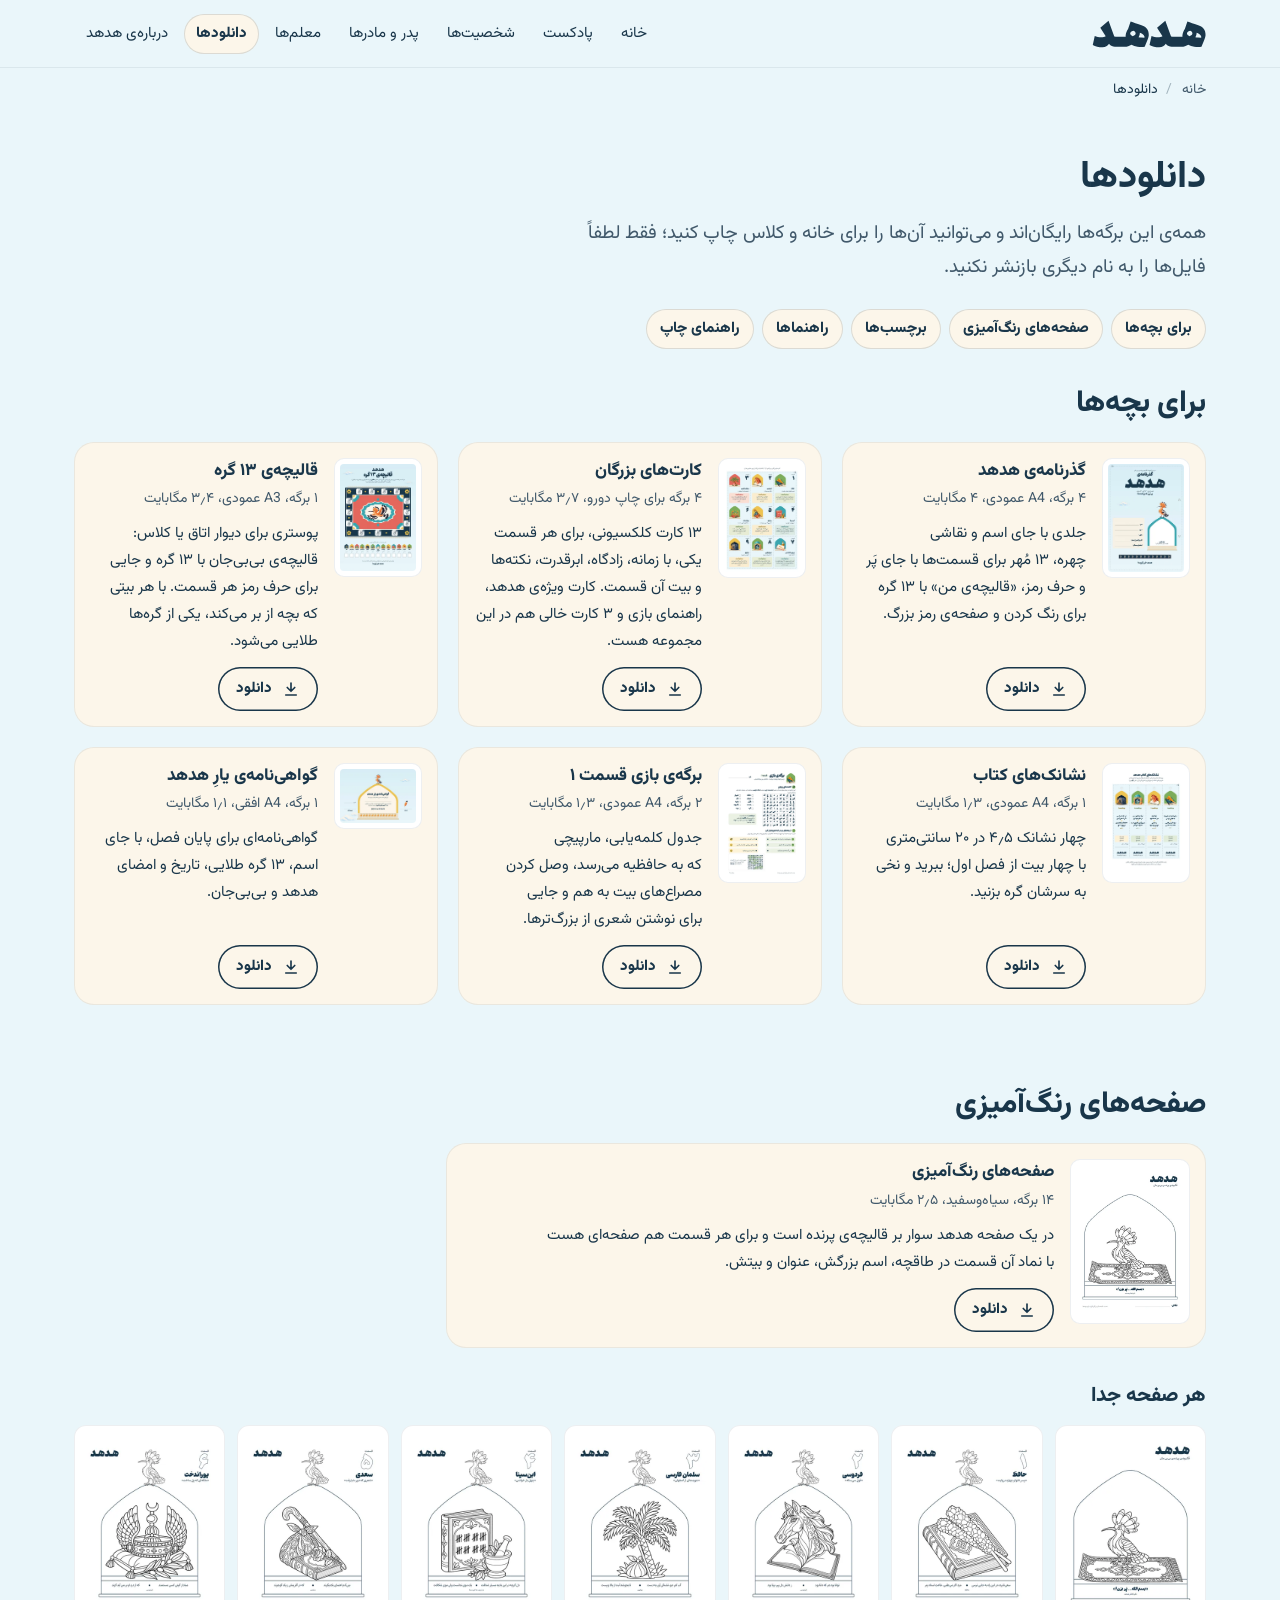
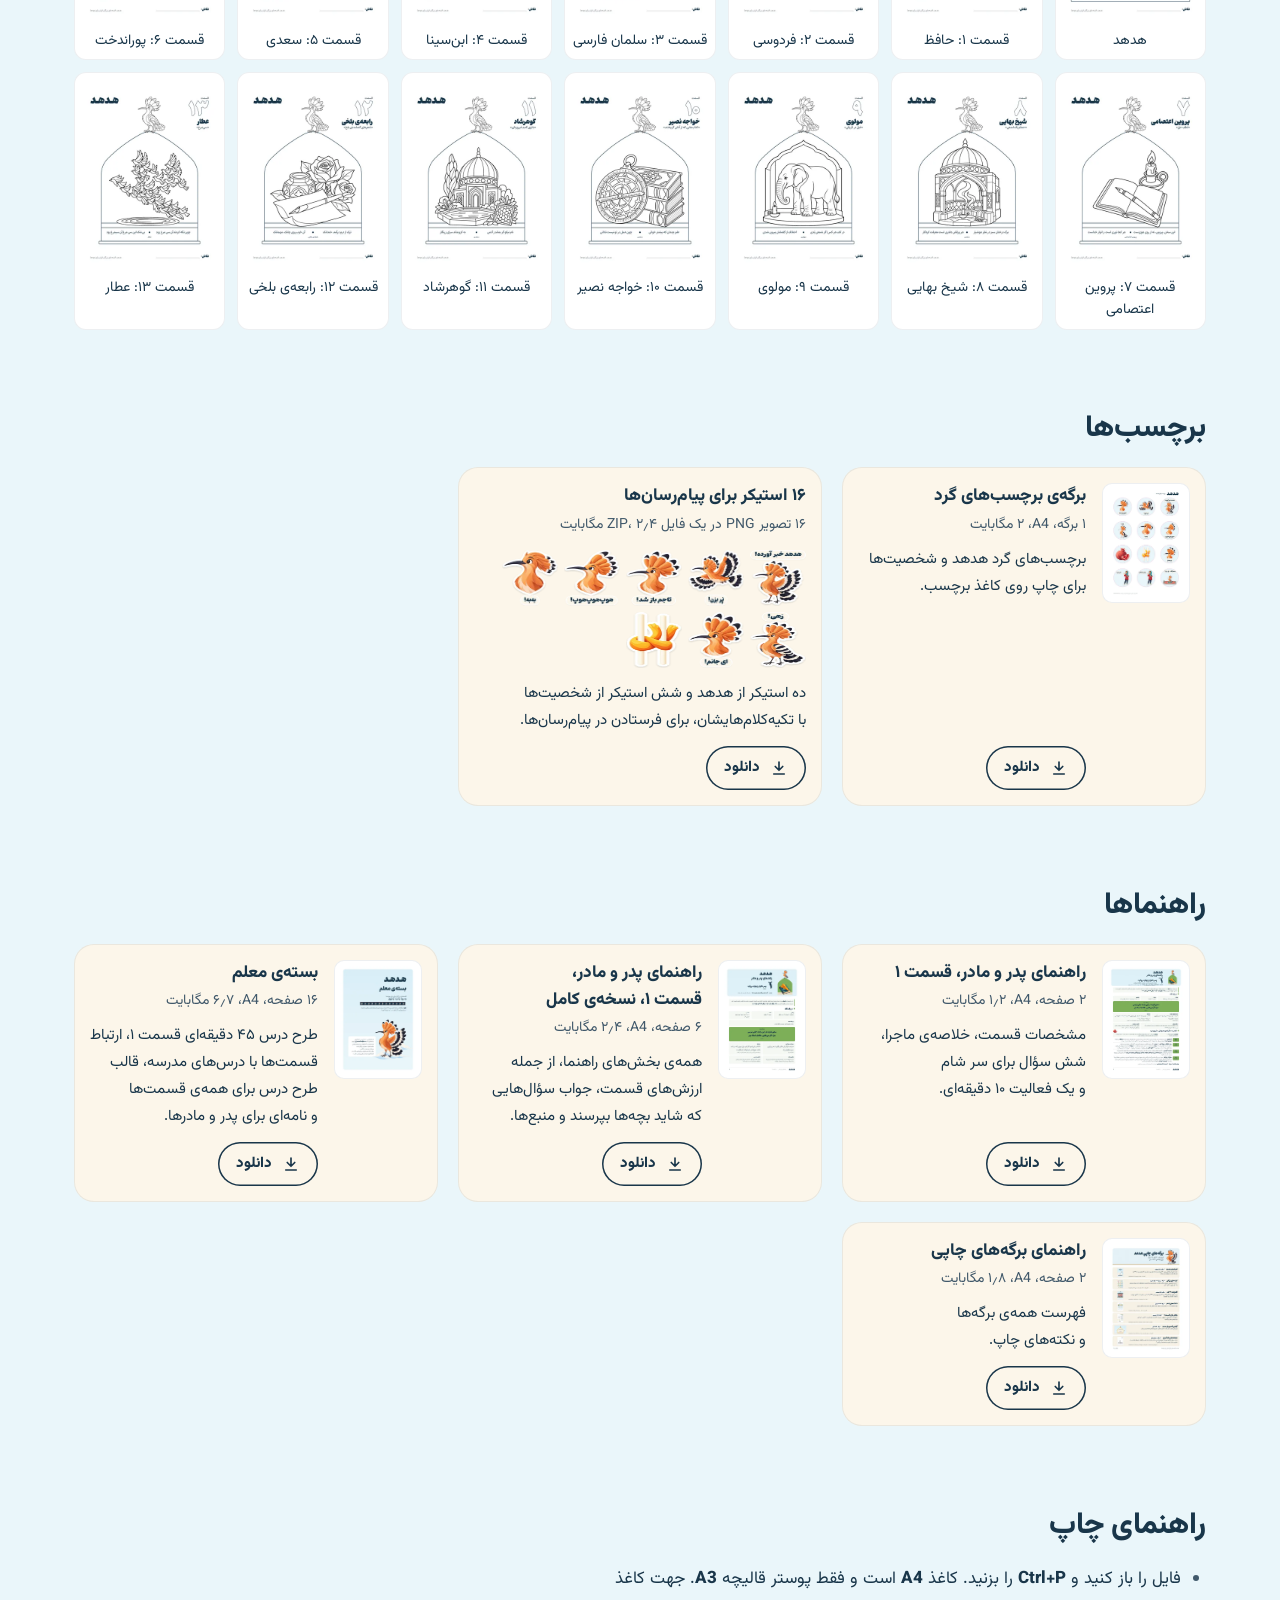
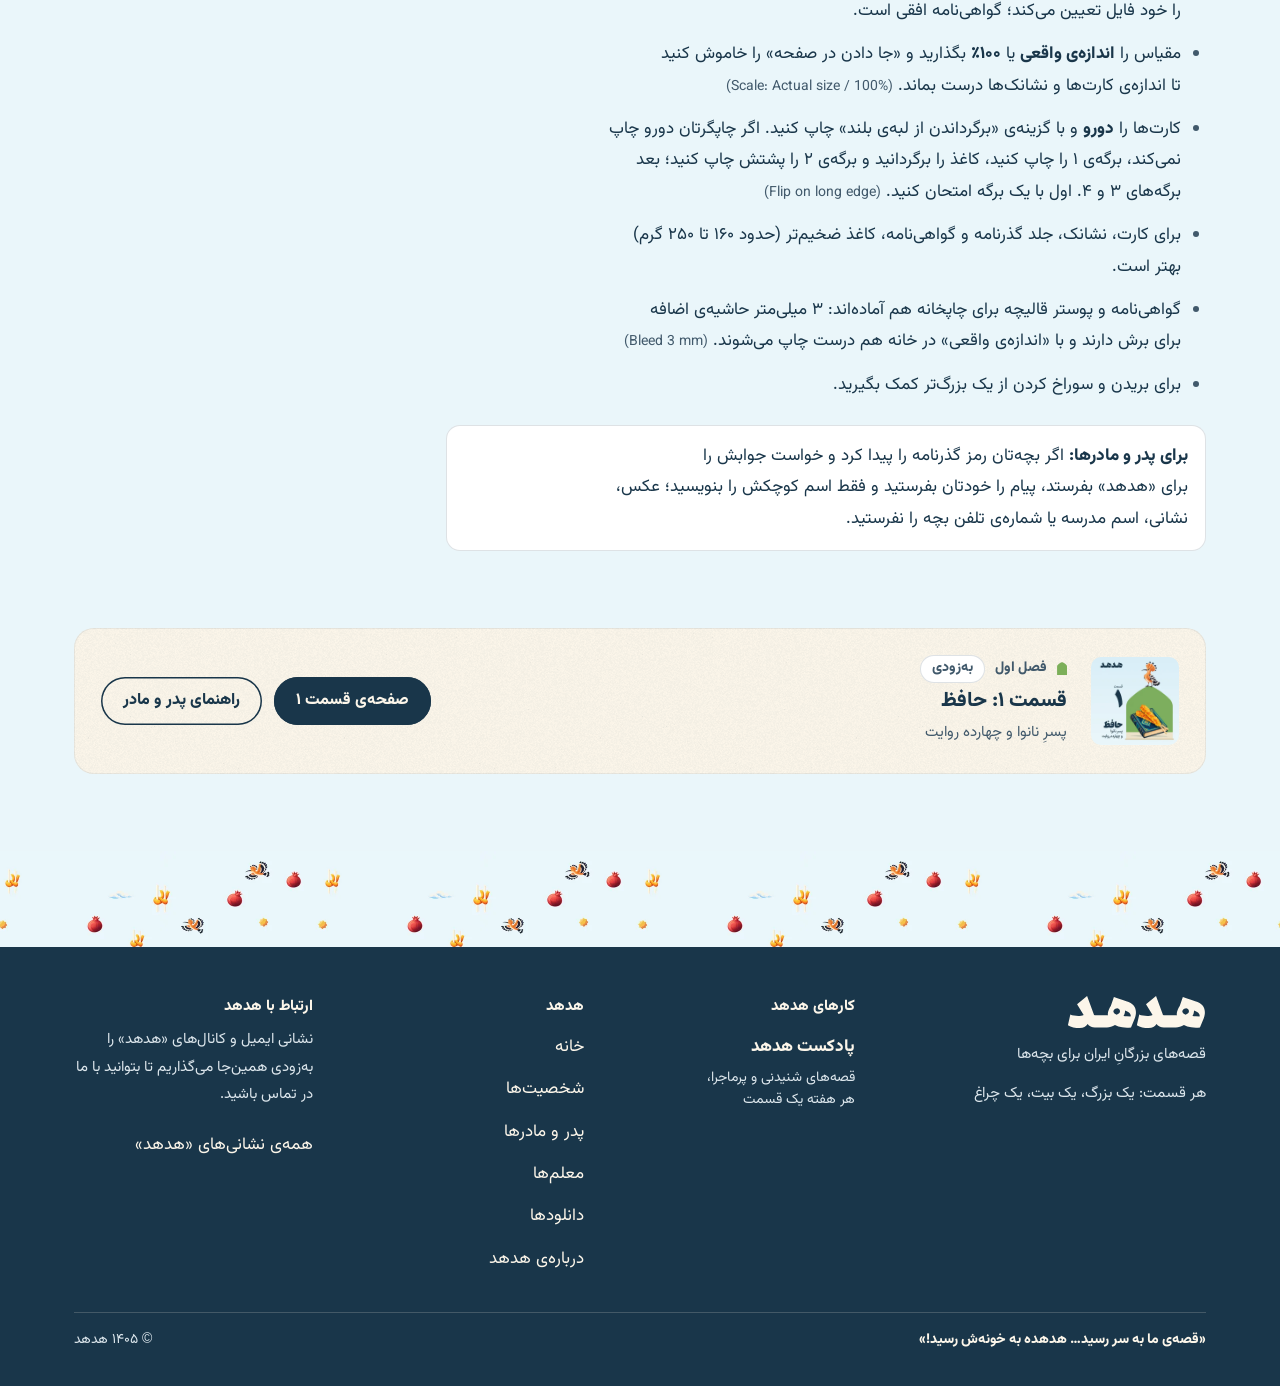
<file: downloads/index.html>
<!doctype html>
<html lang="fa" dir="rtl" class="no-js">
<head>
<meta charset="utf-8">
<meta name="viewport" content="width=device-width, initial-scale=1">
<title>دانلودها | هدهد</title>
<meta name="description" content="برگه‌های چاپی رایگان «هدهد»: گذرنامه، کارت‌های بزرگان، صفحه‌های رنگ‌آمیزی، برچسب‌ها، راهنمای پدر و مادر و بسته‌ی معلم.">
<link rel="canonical" href="https://hodhodclub.com/downloads/">
<meta name="theme-color" content="#EAF6FA">
<meta property="og:type" content="website">
<meta property="og:site_name" content="هدهد، قصه‌های بزرگانِ ایران برای بچه‌ها">
<meta property="og:locale" content="fa_IR">
<meta property="og:title" content="دانلودها">
<meta property="og:description" content="برگه‌های چاپی رایگان «هدهد»: گذرنامه، کارت‌های بزرگان، صفحه‌های رنگ‌آمیزی، برچسب‌ها، راهنمای پدر و مادر و بسته‌ی معلم.">
<meta property="og:url" content="https://hodhodclub.com/downloads/">
<meta property="og:image" content="https://hodhodclub.com/og/hodhod.jpg">
<meta property="og:image:width" content="1200">
<meta property="og:image:height" content="630">
<meta property="og:image:alt" content="هدهد روی ابر، کنار نام «هدهد» و «قصه‌های بزرگانِ ایران برای بچه‌ها».">
<meta name="twitter:card" content="summary_large_image">
<link rel="icon" href="/favicon.ico" sizes="any">
<link rel="icon" type="image/png" sizes="32x32" href="/favicon-32.png">
<link rel="apple-touch-icon" href="/apple-touch-icon.png">
<link rel="manifest" href="/site.webmanifest">
<link rel="preload" href="/assets/fonts/vazirmatn.woff" as="font" type="font/woff" crossorigin>
<link rel="stylesheet" href="/assets/site.css?v=29d6ba2e">
<script>document.documentElement.className='js';window.HUDHUD_TEXT={"local": "به وقت شما: {day}، ساعت {time}", "countdown": "تا انتشار: {left}", "soon": "به‌زودی", "out": "منتشر شد", "today": "امروز", "play": "پخش", "pause": "مکث", "copied": "نشانی صفحه کپی شد.", "menu": "فهرست", "close": "بستن"}</script>
<script type="application/ld+json">{"@context": "https://schema.org", "@graph": [{"@type": "BreadcrumbList", "itemListElement": [{"@type": "ListItem", "position": 1, "name": "خانه", "item": "https://hodhodclub.com/"}, {"@type": "ListItem", "position": 2, "name": "دانلودها", "item": "https://hodhodclub.com/downloads/"}]}]}</script>
</head>
<body>
<a class="skip" href="#main">رفتن به محتوای اصلی</a>
<header class="site-head"><div class="wrap head-row">
<div class="brand-row"><a class="brand" href="/" aria-label="هدهد، صفحه‌ی اصلی"><svg class="wm-nav" aria-hidden="true" focusable="false" xmlns="http://www.w3.org/2000/svg" viewBox="-35 -1415 6046 1481"><path fill="currentColor" d="M690 -549Q638 -525 580.5 -514.5Q523 -504 457 -504Q363 -504 270.5 -521.0Q178 -538 110 -569L5 -92Q108 -35 238.5 -4.5Q369 26 518 26Q646 26 725.0 -24.0Q804 -74 866 -157Q907 -94 958.0 -60.0Q1009 -26 1088.5 -13.0Q1168 0 1292 0H1703V-530H1292Q1257 -530 1220.0 -534.5Q1183 -539 1144 -546L840 -1375L404 -1011Z M2008 -1332 1873 -937Q1835 -883 1805.5 -820.0Q1776 -757 1759.5 -691.5Q1743 -626 1743 -561Q1743 -545 1754 -531Q1746 -531 1738.5 -530.5Q1731 -530 1722.5 -530.0Q1714 -530 1703 -530Q1675 -530 1664.0 -510.0Q1653 -490 1653 -442V-93Q1653 -41 1663.5 -20.5Q1674 0 1703 0Q1789 0 1879.5 -29.0Q1970 -58 2055 -109Q2192 -36 2371.5 -5.0Q2551 26 2753 2L2888 -328Q2929 -423 2948.5 -501.0Q2968 -579 2968 -626Q2968 -730 2943.5 -811.5Q2919 -893 2868.0 -955.5Q2817 -1018 2737.0 -1065.0Q2657 -1112 2546 -1147Q2386 -1197 2257.5 -1241.5Q2129 -1286 2008 -1332ZM2122 -559Q1985 -610 1985 -682Q1985 -725 2009.5 -761.0Q2034 -797 2073.0 -818.5Q2112 -840 2155 -840Q2187 -840 2213.5 -820.5Q2240 -801 2256.5 -768.5Q2273 -736 2273 -697Q2273 -650 2234.5 -615.0Q2196 -580 2122 -559ZM2426 -496Q2461 -555 2479.5 -617.0Q2498 -679 2494 -738Q2576 -706 2630.5 -671.0Q2685 -636 2713.0 -598.5Q2741 -561 2741 -518Q2741 -510 2739.0 -499.5Q2737 -489 2736 -480Q2651 -480 2573.0 -484.0Q2495 -488 2426 -496Z M3693 -549Q3641 -525 3583.5 -514.5Q3526 -504 3460 -504Q3366 -504 3273.5 -521.0Q3181 -538 3113 -569L3008 -92Q3111 -35 3241.5 -4.5Q3372 26 3521 26Q3649 26 3728.0 -24.0Q3807 -74 3869 -157Q3910 -94 3961.0 -60.0Q4012 -26 4091.5 -13.0Q4171 0 4295 0H4706V-530H4295Q4260 -530 4223.0 -534.5Q4186 -539 4147 -546L3843 -1375L3407 -1011Z M5011 -1332 4876 -937Q4838 -883 4808.5 -820.0Q4779 -757 4762.5 -691.5Q4746 -626 4746 -561Q4746 -545 4757 -531Q4749 -531 4741.5 -530.5Q4734 -530 4725.5 -530.0Q4717 -530 4706 -530Q4678 -530 4667.0 -510.0Q4656 -490 4656 -442V-93Q4656 -41 4666.5 -20.5Q4677 0 4706 0Q4792 0 4882.5 -29.0Q4973 -58 5058 -109Q5195 -36 5374.5 -5.0Q5554 26 5756 2L5891 -328Q5932 -423 5951.5 -501.0Q5971 -579 5971 -626Q5971 -730 5946.5 -811.5Q5922 -893 5871.0 -955.5Q5820 -1018 5740.0 -1065.0Q5660 -1112 5549 -1147Q5389 -1197 5260.5 -1241.5Q5132 -1286 5011 -1332ZM5125 -559Q4988 -610 4988 -682Q4988 -725 5012.5 -761.0Q5037 -797 5076.0 -818.5Q5115 -840 5158 -840Q5190 -840 5216.5 -820.5Q5243 -801 5259.5 -768.5Q5276 -736 5276 -697Q5276 -650 5237.5 -615.0Q5199 -580 5125 -559ZM5429 -496Q5464 -555 5482.5 -617.0Q5501 -679 5497 -738Q5579 -706 5633.5 -671.0Q5688 -636 5716.0 -598.5Q5744 -561 5744 -518Q5744 -510 5742.0 -499.5Q5740 -489 5739 -480Q5654 -480 5576.0 -484.0Q5498 -488 5429 -496Z"/></svg></a></div>
<button class="menu-btn" type="button" aria-expanded="false" aria-controls="nav"><span class="bars"><span></span></span><span class="menu-label">فهرست</span></button>
<nav id="nav" class="nav" aria-label="فهرست"><ul><li><a href="/">خانه</a></li><li><a href="/podcast/">پادکست</a></li><li><a href="/characters/">شخصیت‌ها</a></li><li><a href="/parents/">پدر و مادرها</a></li><li><a href="/teachers/">معلم‌ها</a></li><li><a href="/downloads/" aria-current="page">دانلودها</a></li><li><a href="/about/">درباره‌ی هدهد</a></li></ul></nav>
</div></header>
<main id="main">
<nav class="crumbs wrap" aria-label="مسیر صفحه"><ol><li><a href="/">خانه</a></li><li aria-current="page">دانلودها</li></ol></nav>
<section class="page-head"><div class="wrap"><h1>دانلودها</h1><div class="lead"><p>همه‌ی این برگه‌ها رایگان‌اند و می‌توانید آن‌ها را برای خانه و کلاس چاپ کنید؛ فقط لطفاً فایل‌ها را به نام دیگری بازنشر نکنید.</p></div><ul class="toc" aria-label="دانلودها"><li><a href="#kids">برای بچه‌ها</a></li><li><a href="#coloring">صفحه‌های رنگ‌آمیزی</a></li><li><a href="#stickers">برچسب‌ها</a></li><li><a href="#guides">راهنماها</a></li><li><a href="#print">راهنمای چاپ</a></li></ul></div></section>
<section class="section section-tight" id="kids" aria-labelledby="k-t"><div class="wrap">
<h2 id="k-t" class="sec-title">برای بچه‌ها</h2><div class="dl-grid"><article class="dl"><div class="thumb"><img src="/img/th-passport.webp" srcset="/img/th-passport.webp 360w" sizes="96px" width="360" height="510" alt="" loading="lazy" decoding="async"></div><div><h3>گذرنامه‌ی هدهد</h3><p class="fmt">۴ برگه، <bdi>A4</bdi> عمودی، ۴ مگابایت</p><p>جلدی با جای اسم و نقاشی چهره، ۱۳ مُهر برای قسمت‌ها با جای پَر و حرف رمز، «قالیچه‌ی من» با ۱۳ گره برای رنگ کردن و صفحه‌ی رمز بزرگ.</p>
<a class="btn btn-ghost btn-sm" href="/downloads/hodhod-passport-a4.pdf" download><svg viewBox="0 0 24 24" aria-hidden="true"><path fill="none" stroke="currentColor" stroke-width="2.2" stroke-linecap="round" stroke-linejoin="round" d="M12 4v11m-5-5 5 5 5-5M5 20h14"/></svg>دانلود<span class="sr"> گذرنامه‌ی هدهد</span></a></div></article><article class="dl"><div class="thumb"><img src="/img/th-cards.webp" srcset="/img/th-cards.webp 360w" sizes="96px" width="360" height="510" alt="" loading="lazy" decoding="async"></div><div><h3>کارت‌های بزرگان</h3><p class="fmt">۴ برگه برای چاپ دورو، ۳٫۷ مگابایت</p><p>۱۳ کارت کلکسیونی، برای هر قسمت یکی، با زمانه، زادگاه، ابرقدرت، نکته‌ها و بیت آن قسمت. کارت ویژه‌ی هدهد، راهنمای بازی و ۳ کارت خالی هم در این مجموعه هست.</p>
<a class="btn btn-ghost btn-sm" href="/downloads/hodhod-figure-cards-a4.pdf" download><svg viewBox="0 0 24 24" aria-hidden="true"><path fill="none" stroke="currentColor" stroke-width="2.2" stroke-linecap="round" stroke-linejoin="round" d="M12 4v11m-5-5 5 5 5-5M5 20h14"/></svg>دانلود<span class="sr"> کارت‌های بزرگان</span></a></div></article><article class="dl"><div class="thumb"><img src="/img/th-tracker.webp" srcset="/img/th-tracker.webp 360w" sizes="96px" width="360" height="506" alt="" loading="lazy" decoding="async"></div><div><h3>قالیچه‌ی ۱۳ گره</h3><p class="fmt">۱ برگه، <bdi>A3</bdi> عمودی، ۳٫۴ مگابایت</p><p>پوستری برای دیوار اتاق یا کلاس: قالیچه‌ی بی‌بی‌جان با ۱۳ گره و جایی برای حرف رمز هر قسمت. با هر بیتی که بچه از بر می‌کند، یکی از گره‌ها طلایی می‌شود.</p>
<a class="btn btn-ghost btn-sm" href="/downloads/hodhod-season-tracker-a3.pdf" download><svg viewBox="0 0 24 24" aria-hidden="true"><path fill="none" stroke="currentColor" stroke-width="2.2" stroke-linecap="round" stroke-linejoin="round" d="M12 4v11m-5-5 5 5 5-5M5 20h14"/></svg>دانلود<span class="sr"> قالیچه‌ی ۱۳ گره</span></a></div></article><article class="dl"><div class="thumb"><img src="/img/th-bookmarks.webp" srcset="/img/th-bookmarks.webp 360w" sizes="96px" width="360" height="510" alt="" loading="lazy" decoding="async"></div><div><h3>نشانک‌های کتاب</h3><p class="fmt">۱ برگه، <bdi>A4</bdi> عمودی، ۱٫۳ مگابایت</p><p>چهار نشانک ۴٫۵ در ۲۰ سانتی‌متری با چهار بیت از فصل اول؛ ببرید و نخی به سرشان گره بزنید.</p>
<a class="btn btn-ghost btn-sm" href="/downloads/hodhod-bookmarks-a4.pdf" download><svg viewBox="0 0 24 24" aria-hidden="true"><path fill="none" stroke="currentColor" stroke-width="2.2" stroke-linecap="round" stroke-linejoin="round" d="M12 4v11m-5-5 5 5 5-5M5 20h14"/></svg>دانلود<span class="sr"> نشانک‌های کتاب</span></a></div></article><article class="dl"><div class="thumb"><img src="/img/th-activity.webp" srcset="/img/th-activity.webp 360w" sizes="96px" width="360" height="510" alt="" loading="lazy" decoding="async"></div><div><h3>برگه‌ی بازی قسمت ۱</h3><p class="fmt">۲ برگه، <bdi>A4</bdi> عمودی، ۱٫۳ مگابایت</p><p>جدول کلمه‌یابی، مارپیچی که به حافظیه می‌رسد، وصل کردن مصراع‌های بیت به هم و جایی برای نوشتن شعری از بزرگ‌ترها.</p>
<a class="btn btn-ghost btn-sm" href="/downloads/hodhod-activity-sheet-ep01-a4.pdf" download><svg viewBox="0 0 24 24" aria-hidden="true"><path fill="none" stroke="currentColor" stroke-width="2.2" stroke-linecap="round" stroke-linejoin="round" d="M12 4v11m-5-5 5 5 5-5M5 20h14"/></svg>دانلود<span class="sr"> برگه‌ی بازی قسمت ۱</span></a></div></article><article class="dl"><div class="thumb"><img src="/img/th-certificate.webp" srcset="/img/th-certificate.webp 360w" sizes="96px" width="360" height="256" alt="" loading="lazy" decoding="async"></div><div><h3>گواهی‌نامه‌ی یارِ هدهد</h3><p class="fmt">۱ برگه، <bdi>A4</bdi> افقی، ۱٫۱ مگابایت</p><p>گواهی‌نامه‌ای برای پایان فصل، با جای اسم، ۱۳ گره طلایی، تاریخ و امضای هدهد و بی‌بی‌جان.</p>
<a class="btn btn-ghost btn-sm" href="/downloads/hodhod-certificate-a4.pdf" download><svg viewBox="0 0 24 24" aria-hidden="true"><path fill="none" stroke="currentColor" stroke-width="2.2" stroke-linecap="round" stroke-linejoin="round" d="M12 4v11m-5-5 5 5 5-5M5 20h14"/></svg>دانلود<span class="sr"> گواهی‌نامه‌ی یارِ هدهد</span></a></div></article></div></div></section>
<section class="section" id="coloring" aria-labelledby="c-t"><div class="wrap"><h2 id="c-t" class="sec-title">صفحه‌های رنگ‌آمیزی</h2>
<div class="dl-grid"><article class="dl"><div class="thumb"><img src="/img/th-coloring.webp" srcset="/img/th-coloring.webp 360w" sizes="96px" width="360" height="510" alt="" loading="lazy" decoding="async"></div><div><h3>صفحه‌های رنگ‌آمیزی</h3><p class="fmt">۱۴ برگه، سیاه‌وسفید، ۲٫۵ مگابایت</p><p>در یک صفحه هدهد سوار بر قالیچه‌ی پرنده است و برای هر قسمت هم صفحه‌ای هست با نماد آن قسمت در طاقچه، اسم بزرگش، عنوان و بیتش.</p>
<a class="btn btn-ghost btn-sm" href="/downloads/hodhod-coloring-pages-a4.pdf" download><svg viewBox="0 0 24 24" aria-hidden="true"><path fill="none" stroke="currentColor" stroke-width="2.2" stroke-linecap="round" stroke-linejoin="round" d="M12 4v11m-5-5 5 5 5-5M5 20h14"/></svg>دانلود<span class="sr"> صفحه‌های رنگ‌آمیزی</span></a></div></article></div>
<h3 class="sub-title">هر صفحه جدا</h3><div class="color-grid"><a href="/downloads/hodhod-coloring-carpet-a4.pdf" download><img src="/img/th-color00.webp" srcset="/img/th-color00.webp 360w" sizes="(min-width: 1040px) 150px, (min-width: 640px) 22vw, 44vw" width="360" height="510" alt="" loading="lazy" decoding="async">هدهد</a><a href="/downloads/hodhod-coloring-ep01-a4.pdf" download><img src="/img/th-color01.webp" srcset="/img/th-color01.webp 360w" sizes="(min-width: 1040px) 150px, (min-width: 640px) 22vw, 44vw" width="360" height="510" alt="" loading="lazy" decoding="async">قسمت ۱: حافظ</a><a href="/downloads/hodhod-coloring-ep02-a4.pdf" download><img src="/img/th-color02.webp" srcset="/img/th-color02.webp 360w" sizes="(min-width: 1040px) 150px, (min-width: 640px) 22vw, 44vw" width="360" height="510" alt="" loading="lazy" decoding="async">قسمت ۲: فردوسی</a><a href="/downloads/hodhod-coloring-ep03-a4.pdf" download><img src="/img/th-color03.webp" srcset="/img/th-color03.webp 360w" sizes="(min-width: 1040px) 150px, (min-width: 640px) 22vw, 44vw" width="360" height="510" alt="" loading="lazy" decoding="async">قسمت ۳: سلمان فارسی</a><a href="/downloads/hodhod-coloring-ep04-a4.pdf" download><img src="/img/th-color04.webp" srcset="/img/th-color04.webp 360w" sizes="(min-width: 1040px) 150px, (min-width: 640px) 22vw, 44vw" width="360" height="510" alt="" loading="lazy" decoding="async">قسمت ۴: ابن‌سینا</a><a href="/downloads/hodhod-coloring-ep05-a4.pdf" download><img src="/img/th-color05.webp" srcset="/img/th-color05.webp 360w" sizes="(min-width: 1040px) 150px, (min-width: 640px) 22vw, 44vw" width="360" height="510" alt="" loading="lazy" decoding="async">قسمت ۵: سعدی</a><a href="/downloads/hodhod-coloring-ep06-a4.pdf" download><img src="/img/th-color06.webp" srcset="/img/th-color06.webp 360w" sizes="(min-width: 1040px) 150px, (min-width: 640px) 22vw, 44vw" width="360" height="510" alt="" loading="lazy" decoding="async">قسمت ۶: پوراندخت</a><a href="/downloads/hodhod-coloring-ep07-a4.pdf" download><img src="/img/th-color07.webp" srcset="/img/th-color07.webp 360w" sizes="(min-width: 1040px) 150px, (min-width: 640px) 22vw, 44vw" width="360" height="510" alt="" loading="lazy" decoding="async">قسمت ۷: پروین اعتصامی</a><a href="/downloads/hodhod-coloring-ep08-a4.pdf" download><img src="/img/th-color08.webp" srcset="/img/th-color08.webp 360w" sizes="(min-width: 1040px) 150px, (min-width: 640px) 22vw, 44vw" width="360" height="510" alt="" loading="lazy" decoding="async">قسمت ۸: شیخ بهایی</a><a href="/downloads/hodhod-coloring-ep09-a4.pdf" download><img src="/img/th-color09.webp" srcset="/img/th-color09.webp 360w" sizes="(min-width: 1040px) 150px, (min-width: 640px) 22vw, 44vw" width="360" height="510" alt="" loading="lazy" decoding="async">قسمت ۹: مولوی</a><a href="/downloads/hodhod-coloring-ep10-a4.pdf" download><img src="/img/th-color10.webp" srcset="/img/th-color10.webp 360w" sizes="(min-width: 1040px) 150px, (min-width: 640px) 22vw, 44vw" width="360" height="510" alt="" loading="lazy" decoding="async">قسمت ۱۰: خواجه نصیر</a><a href="/downloads/hodhod-coloring-ep11-a4.pdf" download><img src="/img/th-color11.webp" srcset="/img/th-color11.webp 360w" sizes="(min-width: 1040px) 150px, (min-width: 640px) 22vw, 44vw" width="360" height="510" alt="" loading="lazy" decoding="async">قسمت ۱۱: گوهرشاد</a><a href="/downloads/hodhod-coloring-ep12-a4.pdf" download><img src="/img/th-color12.webp" srcset="/img/th-color12.webp 360w" sizes="(min-width: 1040px) 150px, (min-width: 640px) 22vw, 44vw" width="360" height="510" alt="" loading="lazy" decoding="async">قسمت ۱۲: رابعه‌ی بلخی</a><a href="/downloads/hodhod-coloring-ep13-a4.pdf" download><img src="/img/th-color13.webp" srcset="/img/th-color13.webp 360w" sizes="(min-width: 1040px) 150px, (min-width: 640px) 22vw, 44vw" width="360" height="510" alt="" loading="lazy" decoding="async">قسمت ۱۳: عطار</a></div></div></section>
<section class="section" id="stickers" aria-labelledby="s-t"><div class="wrap"><h2 id="s-t" class="sec-title">برچسب‌ها</h2>
<div class="dl-grid"><article class="dl"><div class="thumb"><img src="/img/th-stickersheet.webp" srcset="/img/th-stickersheet.webp 360w" sizes="96px" width="360" height="510" alt="" loading="lazy" decoding="async"></div><div><h3>برگه‌ی برچسب‌های گرد</h3><p class="fmt">۱ برگه، <bdi>A4</bdi>، ۲ مگابایت</p><p>برچسب‌های گرد هدهد و شخصیت‌ها برای چاپ روی کاغذ برچسب.</p>
<a class="btn btn-ghost btn-sm" href="/downloads/hodhod-sticker-sheet-a4.pdf" download><svg viewBox="0 0 24 24" aria-hidden="true"><path fill="none" stroke="currentColor" stroke-width="2.2" stroke-linecap="round" stroke-linejoin="round" d="M12 4v11m-5-5 5 5 5-5M5 20h14"/></svg>دانلود<span class="sr"> برگه‌ی برچسب‌های گرد</span></a></div></article><article class="dl dl-wide"><div><h3>۱۶ استیکر برای پیام‌رسان‌ها</h3><p class="fmt">۱۶ تصویر PNG در یک فایل ZIP، ۲٫۴ مگابایت</p>
<div class="stickers"><img src="/img/st0-128.webp" srcset="/img/st0-128.webp 128w" sizes="56px" width="128" height="170" alt="" loading="lazy" decoding="async"><img src="/img/st1-128.webp" srcset="/img/st1-128.webp 128w" sizes="56px" width="128" height="123" alt="" loading="lazy" decoding="async"><img src="/img/st2-128.webp" srcset="/img/st2-128.webp 128w" sizes="56px" width="128" height="168" alt="" loading="lazy" decoding="async"><img src="/img/st3-128.webp" srcset="/img/st3-128.webp 128w" sizes="56px" width="128" height="166" alt="" loading="lazy" decoding="async"><img src="/img/st4-128.webp" srcset="/img/st4-128.webp 128w" sizes="56px" width="128" height="135" alt="" loading="lazy" decoding="async"><img src="/img/st5-128.webp" srcset="/img/st5-128.webp 128w" sizes="56px" width="128" height="204" alt="" loading="lazy" decoding="async"><img src="/img/st6-128.webp" srcset="/img/st6-128.webp 128w" sizes="56px" width="128" height="157" alt="" loading="lazy" decoding="async"><img src="/img/st7-128.webp" srcset="/img/st7-128.webp 128w" sizes="56px" width="128" height="207" alt="" loading="lazy" decoding="async"></div><p>ده استیکر از هدهد و شش استیکر از شخصیت‌ها با تکیه‌کلام‌هایشان، برای فرستادن در پیام‌رسان‌ها.</p><a class="btn btn-ghost btn-sm" href="/downloads/hodhod-stickers.zip" download><svg viewBox="0 0 24 24" aria-hidden="true"><path fill="none" stroke="currentColor" stroke-width="2.2" stroke-linecap="round" stroke-linejoin="round" d="M12 4v11m-5-5 5 5 5-5M5 20h14"/></svg>دانلود<span class="sr"> ۱۶ استیکر برای پیام‌رسان‌ها</span></a></div></article></div></div></section>
<section class="section" id="guides" aria-labelledby="g-t"><div class="wrap"><h2 id="g-t" class="sec-title">راهنماها</h2>
<div class="dl-grid"><article class="dl"><div class="thumb"><img src="/img/th-guide01.webp" srcset="/img/th-guide01.webp 360w" sizes="96px" width="360" height="510" alt="" loading="lazy" decoding="async"></div><div><h3>راهنمای پدر و مادر، قسمت ۱</h3><p class="fmt">۲ صفحه، <bdi>A4</bdi>، ۱٫۲ مگابایت</p><p>مشخصات قسمت، خلاصه‌ی ماجرا، شش سؤال برای سر شام و یک فعالیت ۱۰ دقیقه‌ای.</p>
<a class="btn btn-ghost btn-sm" href="/downloads/hodhod-parent-guide-ep01.pdf" download><svg viewBox="0 0 24 24" aria-hidden="true"><path fill="none" stroke="currentColor" stroke-width="2.2" stroke-linecap="round" stroke-linejoin="round" d="M12 4v11m-5-5 5 5 5-5M5 20h14"/></svg>دانلود<span class="sr"> راهنمای پدر و مادر، قسمت ۱</span></a></div></article><article class="dl"><div class="thumb"><img src="/img/th-guide01full.webp" srcset="/img/th-guide01full.webp 360w" sizes="96px" width="360" height="510" alt="" loading="lazy" decoding="async"></div><div><h3>راهنمای پدر و مادر، قسمت ۱، نسخه‌ی کامل</h3><p class="fmt">۶ صفحه، <bdi>A4</bdi>، ۲٫۴ مگابایت</p><p>همه‌ی بخش‌های راهنما، از جمله ارزش‌های قسمت، جواب سؤال‌هایی که شاید بچه‌ها بپرسند و منبع‌ها.</p>
<a class="btn btn-ghost btn-sm" href="/downloads/hodhod-parent-guide-ep01-complete.pdf" download><svg viewBox="0 0 24 24" aria-hidden="true"><path fill="none" stroke="currentColor" stroke-width="2.2" stroke-linecap="round" stroke-linejoin="round" d="M12 4v11m-5-5 5 5 5-5M5 20h14"/></svg>دانلود<span class="sr"> راهنمای پدر و مادر، قسمت ۱، نسخه‌ی کامل</span></a></div></article><article class="dl"><div class="thumb"><img src="/img/th-teacherkit.webp" srcset="/img/th-teacherkit.webp 360w" sizes="96px" width="360" height="510" alt="" loading="lazy" decoding="async"></div><div><h3>بسته‌ی معلم</h3><p class="fmt">۱۶ صفحه، <bdi>A4</bdi>، ۶٫۷ مگابایت</p><p>طرح درس ۴۵ دقیقه‌ای قسمت ۱، ارتباط قسمت‌ها با درس‌های مدرسه، قالب طرح درس برای همه‌ی قسمت‌ها و نامه‌ای برای پدر و مادرها.</p>
<a class="btn btn-ghost btn-sm" href="/downloads/hodhod-teacher-kit.pdf" download><svg viewBox="0 0 24 24" aria-hidden="true"><path fill="none" stroke="currentColor" stroke-width="2.2" stroke-linecap="round" stroke-linejoin="round" d="M12 4v11m-5-5 5 5 5-5M5 20h14"/></svg>دانلود<span class="sr"> بسته‌ی معلم</span></a></div></article><article class="dl"><div class="thumb"><img src="/img/th-printguide.webp" srcset="/img/th-printguide.webp 360w" sizes="96px" width="360" height="510" alt="" loading="lazy" decoding="async"></div><div><h3>راهنمای برگه‌های چاپی</h3><p class="fmt">۲ صفحه، <bdi>A4</bdi>، ۱٫۸ مگابایت</p><p>فهرست همه‌ی برگه‌ها و نکته‌های چاپ.</p>
<a class="btn btn-ghost btn-sm" href="/downloads/hodhod-printables-guide-a4.pdf" download><svg viewBox="0 0 24 24" aria-hidden="true"><path fill="none" stroke="currentColor" stroke-width="2.2" stroke-linecap="round" stroke-linejoin="round" d="M12 4v11m-5-5 5 5 5-5M5 20h14"/></svg>دانلود<span class="sr"> راهنمای برگه‌های چاپی</span></a></div></article></div></div></section>
<section class="section" id="print" aria-labelledby="p-t"><div class="wrap narrow"><h2 id="p-t" class="sec-title">راهنمای چاپ</h2>
<ul class="tips"><li>فایل را باز کنید و <strong><bdi>Ctrl+P</bdi></strong> را بزنید. کاغذ <strong><bdi>A4</bdi></strong> است و فقط پوستر قالیچه <strong><bdi>A3</bdi></strong>. جهت کاغذ را خود فایل تعیین می‌کند؛ گواهی‌نامه افقی است.</li><li>مقیاس را <strong>اندازه‌ی واقعی</strong> یا <strong>۱۰۰٪</strong> بگذارید و «جا دادن در صفحه» را خاموش کنید تا اندازه‌ی کارت‌ها و نشانک‌ها درست بماند. <span class="latin muted small">(Scale: Actual size / 100%)</span></li><li>کارت‌ها را <strong>دورو</strong> و با گزینه‌ی «برگرداندن از لبه‌ی بلند» چاپ کنید. اگر چاپگرتان دورو چاپ نمی‌کند، برگه‌ی ۱ را چاپ کنید، کاغذ را برگردانید و برگه‌ی ۲ را پشتش چاپ کنید؛ بعد برگه‌های ۳ و ۴. اول با یک برگه امتحان کنید. <span class="latin muted small">(Flip on long edge)</span></li><li>برای کارت، نشانک، جلد گذرنامه و گواهی‌نامه، کاغذ ضخیم‌تر (حدود ۱۶۰ تا ۲۵۰ گرم) بهتر است.</li><li>گواهی‌نامه و پوستر قالیچه برای چاپخانه هم آماده‌اند: ۳ میلی‌متر حاشیه‌ی اضافه برای برش دارند و با «اندازه‌ی واقعی» در خانه هم درست چاپ می‌شوند. <span class="latin muted small">(Bleed 3 mm)</span></li><li>برای بریدن و سوراخ کردن از یک بزرگ‌تر کمک بگیرید.</li></ul>
<div class="note-box"><p><strong>برای پدر و مادرها:</strong> اگر بچه‌تان رمز گذرنامه را پیدا کرد و خواست جوابش را برای «هدهد» بفرستد، پیام را خودتان بفرستید و فقط اسم کوچکش را بنویسید؛ عکس، نشانی، اسم مدرسه یا شماره‌ی تلفن بچه را نفرستید.</p></div></div></section><section class="section next-step" aria-labelledby="ns-title"><div class="wrap"><div class="next-card card grain">
<a class="next-cover" href="/podcast/episode-01-hafez/" tabindex="-1" aria-hidden="true"><img src="/img/cover01-1100.webp" srcset="/img/cover01-400.webp 400w, /img/cover01-700.webp 700w, /img/cover01-1100.webp 1100w" sizes="88px" width="1100" height="1100" alt="" loading="lazy" decoding="async"></a>
<div class="next-text"><p class="eyebrow"><svg class="glyph" viewBox="0 0 1000 1300" aria-hidden="true" focusable="false" style="--g:var(--leaf)"><path d="M0,1300 L0,460 L1,442 L3,424 L6,406 L11,389 L18,372 L25,356 L34,340 L44,325 L55,311 L67,297 L98,267 L130,239 L162,210 L196,183 L230,157 L265,132 L300,109 L337,86 L374,64 L411,43 L413,42 L415,41 L417,40 L420,39 L422,38 L424,37 L426,36 L428,35 L430,34 L432,34 L434,33 L437,32 L439,31 L441,31 L443,30 L445,29 L448,29 L450,28 L452,27 L454,27 L457,26 L459,26 L461,25 L463,25 L466,24 L468,24 L470,24 L472,23 L475,23 L477,23 L479,22 L482,22 L484,22 L486,22 L488,21 L491,21 L493,21 L495,21 L498,21 L500,21 L502,21 L505,21 L507,21 L509,21 L512,21 L514,22 L516,22 L518,22 L521,22 L523,23 L525,23 L528,23 L530,24 L532,24 L534,24 L537,25 L539,25 L541,26 L543,26 L546,27 L548,27 L550,28 L552,29 L555,29 L557,30 L559,31 L561,31 L563,32 L566,33 L568,34 L570,34 L572,35 L574,36 L576,37 L578,38 L580,39 L583,40 L585,41 L587,42 L589,43 L626,64 L663,86 L700,109 L735,132 L770,157 L804,183 L838,210 L870,239 L902,267 L933,297 L945,311 L956,325 L966,340 L975,356 L982,372 L989,389 L994,406 L997,424 L999,442 L1000,460 L1000,1300 Z"/></svg>فصل اول<span class="chip status" data-status="2026-10-12T17:30:00Z"></span></p>
<h2 id="ns-title">قسمت ۱: حافظ</h2><p class="muted">پسرِ نانوا و چهارده روایت</p></div>
<div class="actions"><a class="btn btn-primary" href="/podcast/episode-01-hafez/">صفحه‌ی قسمت ۱</a><a class="btn btn-ghost" href="/podcast/episode-01-hafez/#guide">راهنمای پدر و مادر</a></div></div></div></section>
</main>
<div class="band" aria-hidden="true"></div>
<footer class="site-foot"><div class="wrap">
<div class="foot-grid">
<div class="foot-brand"><svg class="wm-nav" aria-hidden="true" focusable="false" xmlns="http://www.w3.org/2000/svg" viewBox="-35 -1415 6046 1481"><path fill="currentColor" d="M690 -549Q638 -525 580.5 -514.5Q523 -504 457 -504Q363 -504 270.5 -521.0Q178 -538 110 -569L5 -92Q108 -35 238.5 -4.5Q369 26 518 26Q646 26 725.0 -24.0Q804 -74 866 -157Q907 -94 958.0 -60.0Q1009 -26 1088.5 -13.0Q1168 0 1292 0H1703V-530H1292Q1257 -530 1220.0 -534.5Q1183 -539 1144 -546L840 -1375L404 -1011Z M2008 -1332 1873 -937Q1835 -883 1805.5 -820.0Q1776 -757 1759.5 -691.5Q1743 -626 1743 -561Q1743 -545 1754 -531Q1746 -531 1738.5 -530.5Q1731 -530 1722.5 -530.0Q1714 -530 1703 -530Q1675 -530 1664.0 -510.0Q1653 -490 1653 -442V-93Q1653 -41 1663.5 -20.5Q1674 0 1703 0Q1789 0 1879.5 -29.0Q1970 -58 2055 -109Q2192 -36 2371.5 -5.0Q2551 26 2753 2L2888 -328Q2929 -423 2948.5 -501.0Q2968 -579 2968 -626Q2968 -730 2943.5 -811.5Q2919 -893 2868.0 -955.5Q2817 -1018 2737.0 -1065.0Q2657 -1112 2546 -1147Q2386 -1197 2257.5 -1241.5Q2129 -1286 2008 -1332ZM2122 -559Q1985 -610 1985 -682Q1985 -725 2009.5 -761.0Q2034 -797 2073.0 -818.5Q2112 -840 2155 -840Q2187 -840 2213.5 -820.5Q2240 -801 2256.5 -768.5Q2273 -736 2273 -697Q2273 -650 2234.5 -615.0Q2196 -580 2122 -559ZM2426 -496Q2461 -555 2479.5 -617.0Q2498 -679 2494 -738Q2576 -706 2630.5 -671.0Q2685 -636 2713.0 -598.5Q2741 -561 2741 -518Q2741 -510 2739.0 -499.5Q2737 -489 2736 -480Q2651 -480 2573.0 -484.0Q2495 -488 2426 -496Z M3693 -549Q3641 -525 3583.5 -514.5Q3526 -504 3460 -504Q3366 -504 3273.5 -521.0Q3181 -538 3113 -569L3008 -92Q3111 -35 3241.5 -4.5Q3372 26 3521 26Q3649 26 3728.0 -24.0Q3807 -74 3869 -157Q3910 -94 3961.0 -60.0Q4012 -26 4091.5 -13.0Q4171 0 4295 0H4706V-530H4295Q4260 -530 4223.0 -534.5Q4186 -539 4147 -546L3843 -1375L3407 -1011Z M5011 -1332 4876 -937Q4838 -883 4808.5 -820.0Q4779 -757 4762.5 -691.5Q4746 -626 4746 -561Q4746 -545 4757 -531Q4749 -531 4741.5 -530.5Q4734 -530 4725.5 -530.0Q4717 -530 4706 -530Q4678 -530 4667.0 -510.0Q4656 -490 4656 -442V-93Q4656 -41 4666.5 -20.5Q4677 0 4706 0Q4792 0 4882.5 -29.0Q4973 -58 5058 -109Q5195 -36 5374.5 -5.0Q5554 26 5756 2L5891 -328Q5932 -423 5951.5 -501.0Q5971 -579 5971 -626Q5971 -730 5946.5 -811.5Q5922 -893 5871.0 -955.5Q5820 -1018 5740.0 -1065.0Q5660 -1112 5549 -1147Q5389 -1197 5260.5 -1241.5Q5132 -1286 5011 -1332ZM5125 -559Q4988 -610 4988 -682Q4988 -725 5012.5 -761.0Q5037 -797 5076.0 -818.5Q5115 -840 5158 -840Q5190 -840 5216.5 -820.5Q5243 -801 5259.5 -768.5Q5276 -736 5276 -697Q5276 -650 5237.5 -615.0Q5199 -580 5125 -559ZM5429 -496Q5464 -555 5482.5 -617.0Q5501 -679 5497 -738Q5579 -706 5633.5 -671.0Q5688 -636 5716.0 -598.5Q5744 -561 5744 -518Q5744 -510 5742.0 -499.5Q5740 -489 5739 -480Q5654 -480 5576.0 -484.0Q5498 -488 5429 -496Z"/></svg><p>قصه‌های بزرگانِ ایران برای بچه‌ها</p><p>هر قسمت: یک بزرگ، یک بیت، یک چراغ</p></div>
<nav class="foot-products" aria-labelledby="f-prod"><h2 id="f-prod">کارهای هدهد</h2><ul><li><a href="/podcast/">پادکست هدهد</a><small>قصه‌های شنیدنی و پرماجرا، هر هفته یک قسمت</small></li></ul></nav>
<nav aria-labelledby="f-brand"><h2 id="f-brand">هدهد</h2><ul class="cols"><li><a href="/">خانه</a></li><li><a href="/characters/">شخصیت‌ها</a></li><li><a href="/parents/">پدر و مادرها</a></li><li><a href="/teachers/">معلم‌ها</a></li><li><a href="/downloads/">دانلودها</a></li><li><a href="/about/">درباره‌ی هدهد</a></li></ul></nav>
<div><h2 id="contact">ارتباط با هدهد</h2><p>نشانی ایمیل و کانال‌های «هدهد» را به‌زودی همین‌جا می‌گذاریم تا بتوانید با ما در تماس باشید.</p><ul><li><a href="/links/">همه‌ی نشانی‌های «هدهد»</a></li></ul></div>
</div>
<div class="foot-end"><span class="closing">«قصه‌ی ما به سر رسید… <strong>هدهده به خونه‌ش رسید!</strong>»</span><span>© ۱۴۰۵ هدهد</span></div>
</div></footer>
<script src="/assets/site.js?v=29d6ba2e" defer></script>
</body>
</html>
</file>
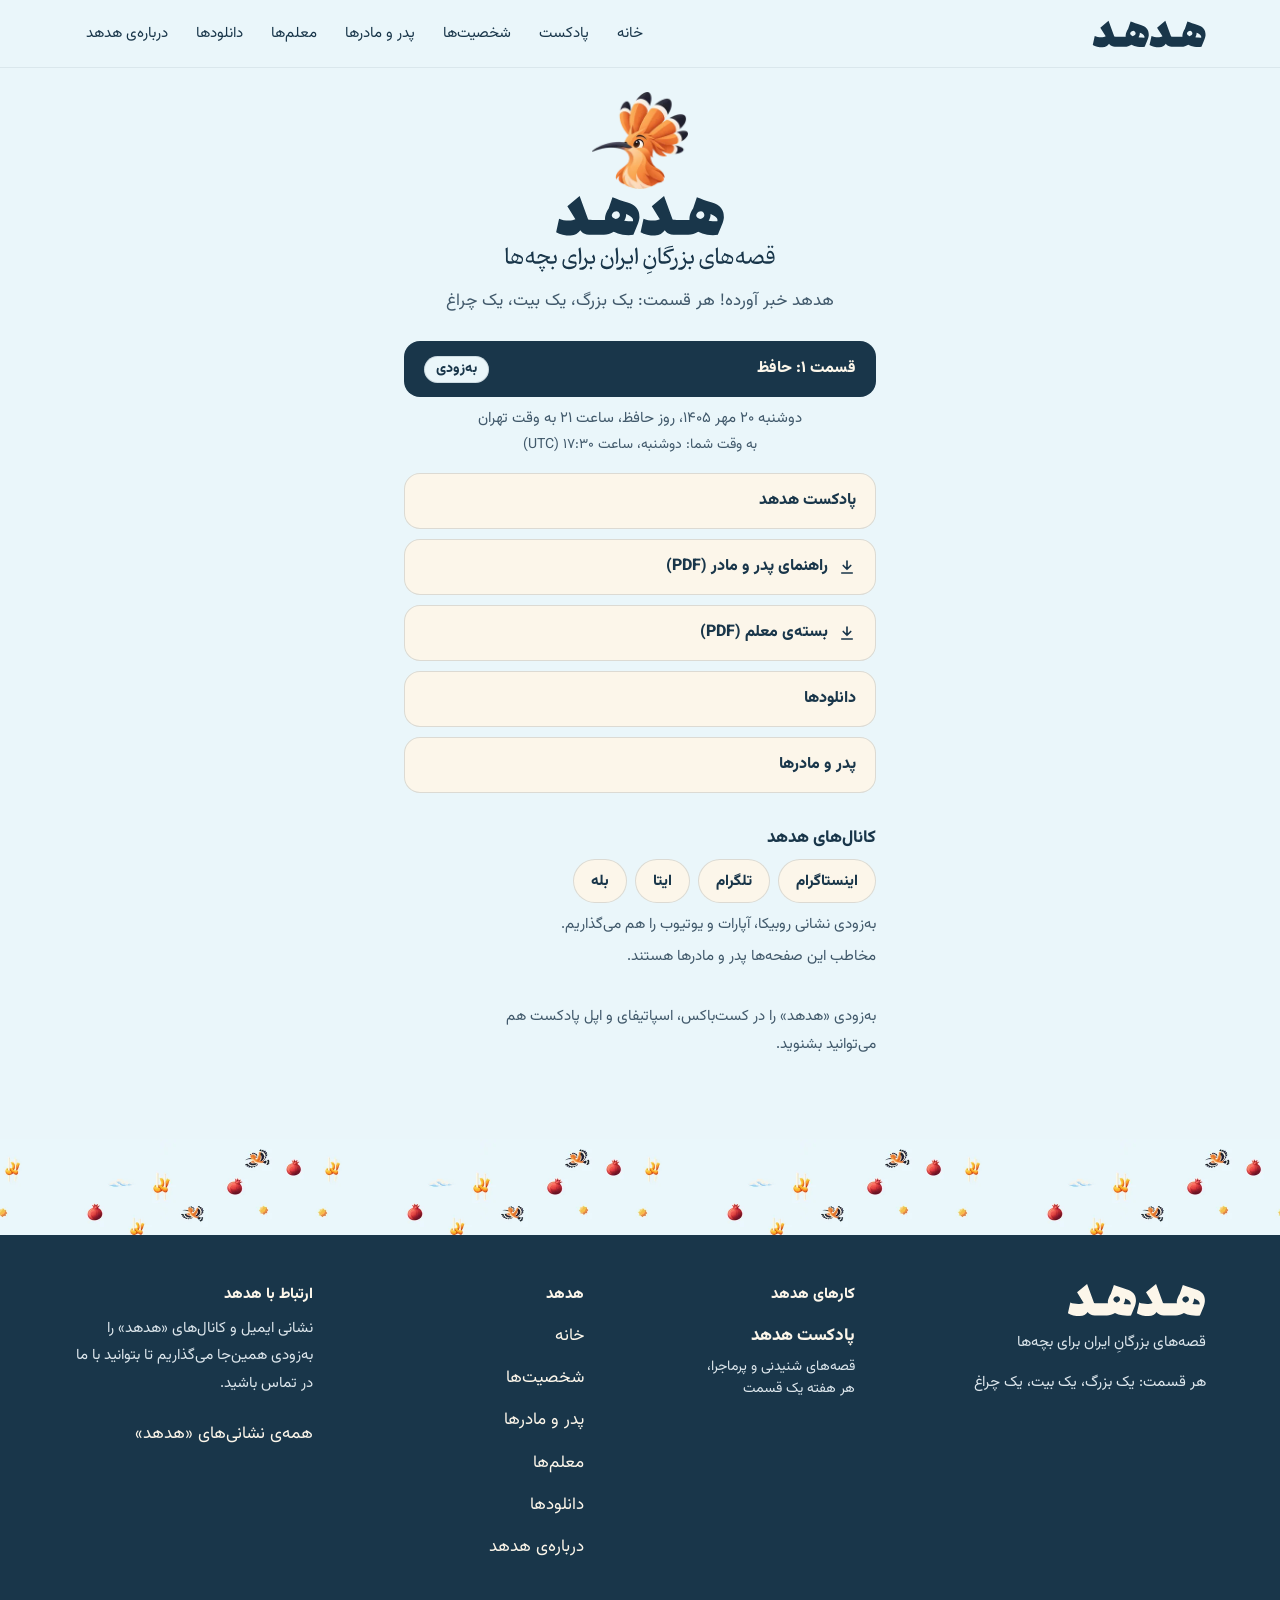
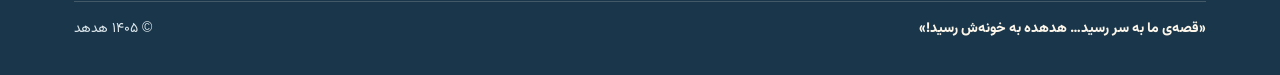
<file: links/index.html>
<!doctype html>
<html lang="fa" dir="rtl" class="no-js">
<head>
<meta charset="utf-8">
<meta name="viewport" content="width=device-width, initial-scale=1">
<title>لینک‌کده | هدهد</title>
<meta name="description" content="همه‌ی نشانی‌های «هدهد» در یک صفحه: پادکست، کانال‌ها، راهنمای پدر و مادر، بسته‌ی معلم و برگه‌های چاپی.">
<link rel="canonical" href="https://hodhodclub.com/links/">
<meta name="theme-color" content="#EAF6FA">
<meta property="og:type" content="website">
<meta property="og:site_name" content="هدهد، قصه‌های بزرگانِ ایران برای بچه‌ها">
<meta property="og:locale" content="fa_IR">
<meta property="og:title" content="لینک‌کده">
<meta property="og:description" content="همه‌ی نشانی‌های «هدهد» در یک صفحه: پادکست، کانال‌ها، راهنمای پدر و مادر، بسته‌ی معلم و برگه‌های چاپی.">
<meta property="og:url" content="https://hodhodclub.com/links/">
<meta property="og:image" content="https://hodhodclub.com/og/hodhod.jpg">
<meta property="og:image:width" content="1200">
<meta property="og:image:height" content="630">
<meta property="og:image:alt" content="هدهد روی ابر، کنار نام «هدهد» و «قصه‌های بزرگانِ ایران برای بچه‌ها».">
<meta name="twitter:card" content="summary_large_image">
<link rel="icon" href="/favicon.ico" sizes="any">
<link rel="icon" type="image/png" sizes="32x32" href="/favicon-32.png">
<link rel="apple-touch-icon" href="/apple-touch-icon.png">
<link rel="manifest" href="/site.webmanifest">
<link rel="preload" href="/assets/fonts/vazirmatn.woff" as="font" type="font/woff" crossorigin>
<link rel="stylesheet" href="/assets/site.css?v=29d6ba2e">
<script>document.documentElement.className='js';window.HUDHUD_TEXT={"local": "به وقت شما: {day}، ساعت {time}", "countdown": "تا انتشار: {left}", "soon": "به‌زودی", "out": "منتشر شد", "today": "امروز", "play": "پخش", "pause": "مکث", "copied": "نشانی صفحه کپی شد.", "menu": "فهرست", "close": "بستن"}</script>
</head>
<body>
<a class="skip" href="#main">رفتن به محتوای اصلی</a>
<header class="site-head"><div class="wrap head-row">
<div class="brand-row"><a class="brand" href="/" aria-label="هدهد، صفحه‌ی اصلی"><svg class="wm-nav" aria-hidden="true" focusable="false" xmlns="http://www.w3.org/2000/svg" viewBox="-35 -1415 6046 1481"><path fill="currentColor" d="M690 -549Q638 -525 580.5 -514.5Q523 -504 457 -504Q363 -504 270.5 -521.0Q178 -538 110 -569L5 -92Q108 -35 238.5 -4.5Q369 26 518 26Q646 26 725.0 -24.0Q804 -74 866 -157Q907 -94 958.0 -60.0Q1009 -26 1088.5 -13.0Q1168 0 1292 0H1703V-530H1292Q1257 -530 1220.0 -534.5Q1183 -539 1144 -546L840 -1375L404 -1011Z M2008 -1332 1873 -937Q1835 -883 1805.5 -820.0Q1776 -757 1759.5 -691.5Q1743 -626 1743 -561Q1743 -545 1754 -531Q1746 -531 1738.5 -530.5Q1731 -530 1722.5 -530.0Q1714 -530 1703 -530Q1675 -530 1664.0 -510.0Q1653 -490 1653 -442V-93Q1653 -41 1663.5 -20.5Q1674 0 1703 0Q1789 0 1879.5 -29.0Q1970 -58 2055 -109Q2192 -36 2371.5 -5.0Q2551 26 2753 2L2888 -328Q2929 -423 2948.5 -501.0Q2968 -579 2968 -626Q2968 -730 2943.5 -811.5Q2919 -893 2868.0 -955.5Q2817 -1018 2737.0 -1065.0Q2657 -1112 2546 -1147Q2386 -1197 2257.5 -1241.5Q2129 -1286 2008 -1332ZM2122 -559Q1985 -610 1985 -682Q1985 -725 2009.5 -761.0Q2034 -797 2073.0 -818.5Q2112 -840 2155 -840Q2187 -840 2213.5 -820.5Q2240 -801 2256.5 -768.5Q2273 -736 2273 -697Q2273 -650 2234.5 -615.0Q2196 -580 2122 -559ZM2426 -496Q2461 -555 2479.5 -617.0Q2498 -679 2494 -738Q2576 -706 2630.5 -671.0Q2685 -636 2713.0 -598.5Q2741 -561 2741 -518Q2741 -510 2739.0 -499.5Q2737 -489 2736 -480Q2651 -480 2573.0 -484.0Q2495 -488 2426 -496Z M3693 -549Q3641 -525 3583.5 -514.5Q3526 -504 3460 -504Q3366 -504 3273.5 -521.0Q3181 -538 3113 -569L3008 -92Q3111 -35 3241.5 -4.5Q3372 26 3521 26Q3649 26 3728.0 -24.0Q3807 -74 3869 -157Q3910 -94 3961.0 -60.0Q4012 -26 4091.5 -13.0Q4171 0 4295 0H4706V-530H4295Q4260 -530 4223.0 -534.5Q4186 -539 4147 -546L3843 -1375L3407 -1011Z M5011 -1332 4876 -937Q4838 -883 4808.5 -820.0Q4779 -757 4762.5 -691.5Q4746 -626 4746 -561Q4746 -545 4757 -531Q4749 -531 4741.5 -530.5Q4734 -530 4725.5 -530.0Q4717 -530 4706 -530Q4678 -530 4667.0 -510.0Q4656 -490 4656 -442V-93Q4656 -41 4666.5 -20.5Q4677 0 4706 0Q4792 0 4882.5 -29.0Q4973 -58 5058 -109Q5195 -36 5374.5 -5.0Q5554 26 5756 2L5891 -328Q5932 -423 5951.5 -501.0Q5971 -579 5971 -626Q5971 -730 5946.5 -811.5Q5922 -893 5871.0 -955.5Q5820 -1018 5740.0 -1065.0Q5660 -1112 5549 -1147Q5389 -1197 5260.5 -1241.5Q5132 -1286 5011 -1332ZM5125 -559Q4988 -610 4988 -682Q4988 -725 5012.5 -761.0Q5037 -797 5076.0 -818.5Q5115 -840 5158 -840Q5190 -840 5216.5 -820.5Q5243 -801 5259.5 -768.5Q5276 -736 5276 -697Q5276 -650 5237.5 -615.0Q5199 -580 5125 -559ZM5429 -496Q5464 -555 5482.5 -617.0Q5501 -679 5497 -738Q5579 -706 5633.5 -671.0Q5688 -636 5716.0 -598.5Q5744 -561 5744 -518Q5744 -510 5742.0 -499.5Q5740 -489 5739 -480Q5654 -480 5576.0 -484.0Q5498 -488 5429 -496Z"/></svg></a></div>
<button class="menu-btn" type="button" aria-expanded="false" aria-controls="nav"><span class="bars"><span></span></span><span class="menu-label">فهرست</span></button>
<nav id="nav" class="nav" aria-label="فهرست"><ul><li><a href="/">خانه</a></li><li><a href="/podcast/">پادکست</a></li><li><a href="/characters/">شخصیت‌ها</a></li><li><a href="/parents/">پدر و مادرها</a></li><li><a href="/teachers/">معلم‌ها</a></li><li><a href="/downloads/">دانلودها</a></li><li><a href="/about/">درباره‌ی هدهد</a></li></ul></nav>
</div></header>
<main id="main">

<section class="links-page"><div class="links-col">
<img class="links-avatar" src="/img/avatar-400.webp" srcset="/img/avatar-200.webp 200w, /img/avatar-400.webp 400w" sizes="104px" width="400" height="403" alt="" decoding="async">
<h1 class="links-title"><span class="sr">لینک‌کده، هدهد، قصه‌های بزرگانِ ایران برای بچه‌ها</span><svg class="wm" aria-hidden="true" focusable="false" xmlns="http://www.w3.org/2000/svg" viewBox="-35 -1415 6046 1481"><path fill="currentColor" d="M690 -549Q638 -525 580.5 -514.5Q523 -504 457 -504Q363 -504 270.5 -521.0Q178 -538 110 -569L5 -92Q108 -35 238.5 -4.5Q369 26 518 26Q646 26 725.0 -24.0Q804 -74 866 -157Q907 -94 958.0 -60.0Q1009 -26 1088.5 -13.0Q1168 0 1292 0H1703V-530H1292Q1257 -530 1220.0 -534.5Q1183 -539 1144 -546L840 -1375L404 -1011Z M2008 -1332 1873 -937Q1835 -883 1805.5 -820.0Q1776 -757 1759.5 -691.5Q1743 -626 1743 -561Q1743 -545 1754 -531Q1746 -531 1738.5 -530.5Q1731 -530 1722.5 -530.0Q1714 -530 1703 -530Q1675 -530 1664.0 -510.0Q1653 -490 1653 -442V-93Q1653 -41 1663.5 -20.5Q1674 0 1703 0Q1789 0 1879.5 -29.0Q1970 -58 2055 -109Q2192 -36 2371.5 -5.0Q2551 26 2753 2L2888 -328Q2929 -423 2948.5 -501.0Q2968 -579 2968 -626Q2968 -730 2943.5 -811.5Q2919 -893 2868.0 -955.5Q2817 -1018 2737.0 -1065.0Q2657 -1112 2546 -1147Q2386 -1197 2257.5 -1241.5Q2129 -1286 2008 -1332ZM2122 -559Q1985 -610 1985 -682Q1985 -725 2009.5 -761.0Q2034 -797 2073.0 -818.5Q2112 -840 2155 -840Q2187 -840 2213.5 -820.5Q2240 -801 2256.5 -768.5Q2273 -736 2273 -697Q2273 -650 2234.5 -615.0Q2196 -580 2122 -559ZM2426 -496Q2461 -555 2479.5 -617.0Q2498 -679 2494 -738Q2576 -706 2630.5 -671.0Q2685 -636 2713.0 -598.5Q2741 -561 2741 -518Q2741 -510 2739.0 -499.5Q2737 -489 2736 -480Q2651 -480 2573.0 -484.0Q2495 -488 2426 -496Z M3693 -549Q3641 -525 3583.5 -514.5Q3526 -504 3460 -504Q3366 -504 3273.5 -521.0Q3181 -538 3113 -569L3008 -92Q3111 -35 3241.5 -4.5Q3372 26 3521 26Q3649 26 3728.0 -24.0Q3807 -74 3869 -157Q3910 -94 3961.0 -60.0Q4012 -26 4091.5 -13.0Q4171 0 4295 0H4706V-530H4295Q4260 -530 4223.0 -534.5Q4186 -539 4147 -546L3843 -1375L3407 -1011Z M5011 -1332 4876 -937Q4838 -883 4808.5 -820.0Q4779 -757 4762.5 -691.5Q4746 -626 4746 -561Q4746 -545 4757 -531Q4749 -531 4741.5 -530.5Q4734 -530 4725.5 -530.0Q4717 -530 4706 -530Q4678 -530 4667.0 -510.0Q4656 -490 4656 -442V-93Q4656 -41 4666.5 -20.5Q4677 0 4706 0Q4792 0 4882.5 -29.0Q4973 -58 5058 -109Q5195 -36 5374.5 -5.0Q5554 26 5756 2L5891 -328Q5932 -423 5951.5 -501.0Q5971 -579 5971 -626Q5971 -730 5946.5 -811.5Q5922 -893 5871.0 -955.5Q5820 -1018 5740.0 -1065.0Q5660 -1112 5549 -1147Q5389 -1197 5260.5 -1241.5Q5132 -1286 5011 -1332ZM5125 -559Q4988 -610 4988 -682Q4988 -725 5012.5 -761.0Q5037 -797 5076.0 -818.5Q5115 -840 5158 -840Q5190 -840 5216.5 -820.5Q5243 -801 5259.5 -768.5Q5276 -736 5276 -697Q5276 -650 5237.5 -615.0Q5199 -580 5125 -559ZM5429 -496Q5464 -555 5482.5 -617.0Q5501 -679 5497 -738Q5579 -706 5633.5 -671.0Q5688 -636 5716.0 -598.5Q5744 -561 5744 -518Q5744 -510 5742.0 -499.5Q5740 -489 5739 -480Q5654 -480 5576.0 -484.0Q5498 -488 5429 -496Z"/></svg><svg class="tag" aria-hidden="true" focusable="false" xmlns="http://www.w3.org/2000/svg" viewBox="20 -1753 25220 2750"><path fill="currentColor" d="M273 -1550 60 -1421Q83 -1293 96.0 -1133.5Q109 -974 109 -783V-357Q109 -225 158.5 -146.5Q208 -68 300.5 -34.0Q393 0 520 0H521V-224H520Q414 -224 358.0 -250.0Q302 -276 273 -318Z M869 -999 815 -825Q761 -783 717.0 -720.0Q673 -657 647.5 -585.0Q622 -513 622 -446Q622 -323 745 -235Q719 -230 693.5 -228.0Q668 -226 628.5 -225.0Q589 -224 521 -224Q503 -224 494.5 -207.5Q486 -191 486 -155V-70Q486 -33 494.5 -16.5Q503 0 521 0Q625 0 723.5 -21.5Q822 -43 909 -84Q1041 -25 1212.5 -0.5Q1384 24 1567 6L1606 -86Q1658 -186 1681.5 -266.5Q1705 -347 1705 -417Q1705 -502 1678.5 -567.5Q1652 -633 1589.5 -687.0Q1527 -741 1420.0 -791.5Q1313 -842 1152 -896Q1093 -915 1024.5 -940.0Q956 -965 869 -999ZM932 -269Q726 -355 726 -503Q726 -572 760.0 -631.0Q794 -690 848.5 -727.0Q903 -764 965 -764Q1020 -764 1066.5 -734.0Q1113 -704 1140.5 -653.0Q1168 -602 1168 -541Q1168 -455 1106.0 -383.5Q1044 -312 932 -269ZM1088 -225Q1208 -315 1249.0 -440.5Q1290 -566 1237 -688Q1369 -640 1447.0 -593.0Q1525 -546 1559.5 -490.0Q1594 -434 1594 -360Q1594 -318 1582.0 -276.0Q1570 -234 1544 -179Q1413 -179 1298.0 -190.5Q1183 -202 1088 -225Z M2496 -735Q2517 -606 2531.5 -517.5Q2546 -429 2559 -333Q2512 -321 2445.5 -311.0Q2379 -301 2310 -301Q2253 -301 2201.0 -312.5Q2149 -324 2116.5 -351.0Q2084 -378 2084 -425Q2084 -502 2141.0 -559.5Q2198 -617 2292.5 -660.0Q2387 -703 2496 -735ZM2472 -885Q2294 -826 2181.5 -742.0Q2069 -658 2015.5 -562.5Q1962 -467 1962 -372Q1962 -256 2051.0 -187.5Q2140 -119 2297 -119Q2452 -119 2605 -199Q2642 -97 2719.5 -48.5Q2797 0 2946 0H2947V-224H2946Q2859 -224 2796.0 -247.0Q2733 -270 2711 -323L2659 -1161L2445 -1054Z M3345 -920Q3115 -919 3050 -513L3181 -496Q3204 -619 3236.0 -672.0Q3268 -725 3317 -725Q3351 -725 3400.0 -712.0Q3449 -699 3553 -662Q3637 -633 3699.0 -612.5Q3761 -592 3813.5 -578.5Q3866 -565 3919 -555Q3732 -431 3584.5 -358.5Q3437 -286 3302.0 -255.0Q3167 -224 3016 -224H2947Q2929 -224 2920.5 -207.5Q2912 -191 2912 -156V-68Q2912 -33 2920.5 -16.5Q2929 0 2947 0H3039Q3175 0 3294.5 -29.0Q3414 -58 3542.5 -125.5Q3671 -193 3834 -308Q3840 -312 3845.5 -316.0Q3851 -320 3856 -324L3909 -197Q3949 -89 4030.5 -44.5Q4112 0 4243 0H4349V-224H4257Q4184 -224 4129.0 -238.0Q4074 -252 4033 -280L3976 -418Q4047 -461 4094.5 -479.0Q4142 -497 4184 -502L4236 -683Q4131 -687 4035.5 -703.5Q3940 -720 3835.5 -753.5Q3731 -787 3598 -844Q3525 -875 3479.5 -891.5Q3434 -908 3404.0 -914.0Q3374 -920 3345 -920ZM3514 744Q3543 705 3568.5 669.0Q3594 633 3621 595Q3602 576 3583.0 560.5Q3564 545 3546 532Q3526 517 3506.0 506.5Q3486 496 3467 489Q3441 527 3415.0 565.0Q3389 603 3361 642Q3382 653 3401.5 665.5Q3421 678 3440 691Q3460 703 3479.0 716.5Q3498 730 3514 744ZM3663 487Q3682 462 3700.0 437.5Q3718 413 3736.0 388.0Q3754 363 3771 338Q3753 320 3735.0 304.0Q3717 288 3699 275Q3679 259 3659.0 248.0Q3639 237 3619 229Q3601 255 3583.5 279.0Q3566 303 3548.0 328.0Q3530 353 3509 382Q3528 392 3547.5 403.5Q3567 415 3585 429Q3599 437 3612.5 447.0Q3626 457 3639.0 467.0Q3652 477 3663 487ZM3297 231Q3281 256 3264.0 280.5Q3247 305 3230.5 330.0Q3214 355 3195 380Q3215 392 3234.5 404.0Q3254 416 3272.0 429.0Q3290 442 3307.5 456.5Q3325 471 3341 486Q3368 449 3394.5 412.5Q3421 376 3448 338Q3408 299 3370.5 271.5Q3333 244 3297 231Z M4440 254Q4410 298 4380.5 340.5Q4351 383 4319 426Q4366 451 4409.0 481.0Q4452 511 4489 546Q4521 503 4551.5 460.5Q4582 418 4612 376Q4567 332 4524.5 301.0Q4482 270 4440 254ZM4349 0H4379Q4475 0 4558.0 -15.5Q4641 -31 4727 -65Q4796 -154 4827.0 -235.5Q4858 -317 4858 -403Q4858 -519 4826.0 -641.0Q4794 -763 4734 -876L4566 -708Q4619 -612 4656.5 -509.0Q4694 -406 4720 -290Q4656 -253 4571.0 -238.5Q4486 -224 4385 -224H4349Q4330 -224 4322.0 -207.5Q4314 -191 4314 -156V-68Q4314 -33 4322.0 -16.5Q4330 0 4349 0Z M6625 -633 6685 -819Q6565 -879 6462 -879Q6347 -879 6233 -815Q6144 -766 6078.0 -687.0Q6012 -608 5975.5 -511.5Q5939 -415 5939 -312Q5939 -219 5977.0 -164.0Q6015 -109 6111.5 -79.0Q6208 -49 6384 -30Q6481 -20 6523.5 -10.5Q6566 -1 6585 15L6583 113Q6540 160 6454.0 197.5Q6368 235 6256.0 256.0Q6144 277 6021 277Q5859 277 5748.0 245.0Q5637 213 5579.5 149.5Q5522 86 5522 -5Q5522 -66 5545.0 -168.0Q5568 -270 5610 -396L5471 -452Q5428 -327 5405.5 -210.5Q5383 -94 5383 8Q5383 258 5532.0 381.0Q5681 504 5983 504Q6204 504 6367.0 445.0Q6530 386 6619.5 276.5Q6709 167 6709 17V-64Q6709 -118 6682.0 -150.5Q6655 -183 6577.5 -204.0Q6500 -225 6345 -246Q6236 -263 6177.0 -275.0Q6118 -287 6092.0 -302.5Q6066 -318 6055 -342Q6057 -433 6107.0 -511.5Q6157 -590 6236.0 -639.0Q6315 -688 6405 -688Q6445 -688 6499.0 -674.0Q6553 -660 6625 -633Z M7068 -1550 6880 -1405Q6901 -1296 6917.0 -1176.5Q6933 -1057 6944.0 -934.5Q6955 -812 6961.0 -694.0Q6967 -576 6967 -470Q6967 -316 6953.0 -214.5Q6939 -113 6905 -24L7017 17Q7084 -69 7116.5 -212.5Q7149 -356 7149 -550Q7149 -629 7144.5 -731.0Q7140 -833 7132.5 -945.5Q7125 -1058 7115.0 -1169.5Q7105 -1281 7093.0 -1379.5Q7081 -1478 7068 -1550Z M7541 -598 7400 -420Q7487 -293 7534.0 -191.5Q7581 -90 7601 9Q7577 106 7495.5 183.0Q7414 260 7286.5 308.0Q7159 356 6997 367L6946 510Q7013 536 7072.5 548.5Q7132 561 7181 561Q7304 561 7403.5 509.5Q7503 458 7572.0 368.5Q7641 279 7674.5 163.0Q7708 47 7700 -82Q7799 0 7927 0H7928V-224H7927Q7829 -224 7770.0 -258.5Q7711 -293 7662 -380Z M8019 254Q7989 298 7959.5 340.5Q7930 383 7898 426Q7945 451 7988.0 481.0Q8031 511 8068 546Q8100 503 8130.5 460.5Q8161 418 8191 376Q8146 332 8103.5 301.0Q8061 270 8019 254ZM7928 0H7958Q8054 0 8137.0 -15.5Q8220 -31 8306 -65Q8375 -154 8406.0 -235.5Q8437 -317 8437 -403Q8437 -519 8405.0 -641.0Q8373 -763 8313 -876L8145 -708Q8198 -612 8235.5 -509.0Q8273 -406 8299 -290Q8235 -253 8150.0 -238.5Q8065 -224 7964 -224H7928Q7909 -224 7901.0 -207.5Q7893 -191 7893 -156V-68Q7893 -33 7901.0 -16.5Q7909 0 7928 0Z M10032 12Q9994 131 9862.5 200.0Q9731 269 9538 269Q9320 269 9212.0 191.5Q9104 114 9104 -32Q9104 -97 9124.0 -185.0Q9144 -273 9192 -412L9069 -474Q8962 -212 8962 23Q8962 259 9100.5 381.5Q9239 504 9509 504Q9717 504 9860.0 437.0Q10003 370 10078.0 240.5Q10153 111 10153 -73Q10153 -189 10138.0 -284.0Q10123 -379 10089.5 -474.0Q10056 -569 10000 -685L9845 -498Q9899 -400 9937.5 -312.5Q9976 -225 9999.0 -145.5Q10022 -66 10032 12ZM9492 -828Q9462 -784 9432.5 -741.5Q9403 -699 9371 -656Q9418 -631 9461.0 -601.0Q9504 -571 9541 -536Q9573 -579 9603.5 -621.5Q9634 -664 9664 -706Q9619 -750 9576.5 -781.0Q9534 -812 9492 -828Z M10518 -1550 10330 -1405Q10351 -1296 10367.0 -1176.5Q10383 -1057 10394.0 -934.5Q10405 -812 10411.0 -694.0Q10417 -576 10417 -470Q10417 -316 10403.0 -214.5Q10389 -113 10355 -24L10467 17Q10534 -69 10566.5 -212.5Q10599 -356 10599 -550Q10599 -629 10594.5 -731.0Q10590 -833 10582.5 -945.5Q10575 -1058 10565.0 -1169.5Q10555 -1281 10543.0 -1379.5Q10531 -1478 10518 -1550Z M10991 -598 10850 -420Q10937 -293 10984.0 -191.5Q11031 -90 11051 9Q11027 106 10945.5 183.0Q10864 260 10736.5 308.0Q10609 356 10447 367L10396 510Q10463 536 10522.5 548.5Q10582 561 10631 561Q10754 561 10853.5 509.5Q10953 458 11022.0 368.5Q11091 279 11124.5 163.0Q11158 47 11150 -82Q11249 0 11377 0H11473V-224H11377Q11279 -224 11220.0 -258.5Q11161 -293 11112 -380Z M11758 533Q11776 508 11794.5 483.5Q11813 459 11831.0 434.0Q11849 409 11866 384Q11848 365 11830.0 349.0Q11812 333 11794 320Q11774 304 11754.0 293.0Q11734 282 11714 275Q11695 301 11677.0 326.0Q11659 351 11641.0 376.0Q11623 401 11604 428Q11623 438 11642.5 449.5Q11662 461 11680 474Q11694 483 11707.5 493.0Q11721 503 11734.0 513.0Q11747 523 11758 533ZM11392 276Q11376 302 11359.0 326.5Q11342 351 11325.5 375.5Q11309 400 11290 426Q11310 437 11329.5 449.0Q11349 461 11367.0 474.5Q11385 488 11402.5 502.0Q11420 516 11436 532Q11463 495 11489.5 458.5Q11516 422 11543 384Q11503 344 11465.5 317.0Q11428 290 11392 276ZM11473 0H11503Q11599 0 11682.0 -15.5Q11765 -31 11851 -65Q11920 -154 11951.0 -235.5Q11982 -317 11982 -403Q11982 -519 11950.0 -641.0Q11918 -763 11858 -876L11690 -708Q11743 -612 11780.5 -509.0Q11818 -406 11844 -290Q11780 -253 11695.0 -238.5Q11610 -224 11509 -224H11473Q11454 -224 11446.0 -207.5Q11438 -191 11438 -156V-68Q11438 -33 11446.0 -16.5Q11454 0 11473 0Z M12348 -1550 12160 -1405Q12181 -1296 12197.0 -1176.5Q12213 -1057 12224.0 -934.5Q12235 -812 12241.0 -694.0Q12247 -576 12247 -470Q12247 -316 12233.0 -214.5Q12219 -113 12185 -24L12297 17Q12364 -69 12396.5 -212.5Q12429 -356 12429 -550Q12429 -629 12424.5 -731.0Q12420 -833 12412.5 -945.5Q12405 -1058 12395.0 -1169.5Q12385 -1281 12373.0 -1379.5Q12361 -1478 12348 -1550Z M13290 866V957L13743 801V710Z M14022 12Q13984 131 13852.5 200.0Q13721 269 13528 269Q13310 269 13202.0 191.5Q13094 114 13094 -32Q13094 -97 13114.0 -185.0Q13134 -273 13182 -412L13059 -474Q12952 -212 12952 23Q12952 259 13090.5 381.5Q13229 504 13499 504Q13707 504 13850.0 437.0Q13993 370 14068.0 240.5Q14143 111 14143 -73Q14143 -189 14128.0 -284.0Q14113 -379 14079.5 -474.0Q14046 -569 13990 -685L13835 -498Q13889 -400 13927.5 -312.5Q13966 -225 13989.0 -145.5Q14012 -66 14022 12ZM13482 -828Q13452 -784 13422.5 -741.5Q13393 -699 13361 -656Q13408 -631 13451.0 -601.0Q13494 -571 13531 -536Q13563 -579 13593.5 -621.5Q13624 -664 13654 -706Q13609 -750 13566.5 -781.0Q13524 -812 13482 -828Z M14537 -1550 14324 -1421Q14347 -1293 14360.0 -1133.5Q14373 -974 14373 -783V-357Q14373 -225 14422.5 -146.5Q14472 -68 14564.5 -34.0Q14657 0 14784 0H14785V-224H14784Q14678 -224 14622.0 -250.0Q14566 -276 14537 -318Z M15700 -1566 15714 -1682Q15574 -1662 15447.0 -1634.5Q15320 -1607 15197.0 -1568.5Q15074 -1530 14943 -1478L14928 -1360Q15125 -1438 15315.0 -1488.5Q15505 -1539 15700 -1566ZM15809 -1421Q15581 -1378 15410.5 -1335.0Q15240 -1292 15127.0 -1247.5Q15014 -1203 14956 -1156Q14924 -1140 14902.5 -1119.5Q14881 -1099 14865.0 -1069.0Q14849 -1039 14833 -992L14812 -916L14922 -688L15033 -739Q15189 -627 15274.5 -528.0Q15360 -429 15371 -347Q15329 -304 15257.5 -277.0Q15186 -250 15077.5 -237.0Q14969 -224 14817 -224H14785Q14766 -224 14758.0 -208.5Q14750 -193 14750 -158V-66Q14750 -31 14758.0 -15.5Q14766 0 14785 0H14817Q14956 0 15077.0 -18.0Q15198 -36 15291.0 -72.5Q15384 -109 15438 -160Q15472 -202 15492.0 -260.0Q15512 -318 15512 -380Q15512 -443 15486.5 -506.5Q15461 -570 15402.5 -642.5Q15344 -715 15245.0 -805.0Q15146 -895 14997 -1011Q15121 -1055 15235.0 -1089.0Q15349 -1123 15476.5 -1151.5Q15604 -1180 15768 -1210Z M16146 -48Q16146 -139 16129.5 -224.5Q16113 -310 16077.0 -401.0Q16041 -492 15983 -598L15842 -420Q15929 -293 15976.0 -191.5Q16023 -90 16043 9Q16019 107 15937.0 184.0Q15855 261 15728.0 308.5Q15601 356 15439 367L15388 510Q15455 536 15514.5 548.5Q15574 561 15623 561Q15774 561 15892.0 482.0Q16010 403 16078.0 265.5Q16146 128 16146 -48Z M16772 -598 16631 -420Q16718 -293 16765.0 -191.5Q16812 -90 16832 9Q16808 106 16726.5 183.0Q16645 260 16517.5 308.0Q16390 356 16228 367L16177 510Q16244 536 16303.5 548.5Q16363 561 16412 561Q16535 561 16634.5 509.5Q16734 458 16803.0 368.5Q16872 279 16905.5 163.0Q16939 47 16931 -82Q17030 0 17158 0H17159V-224H17158Q17060 -224 17001.0 -258.5Q16942 -293 16893 -380ZM16695 -1124Q16665 -1080 16635.5 -1037.5Q16606 -995 16574 -952Q16621 -927 16664.0 -897.0Q16707 -867 16744 -832Q16776 -875 16806.5 -917.5Q16837 -960 16867 -1002Q16822 -1046 16779.5 -1077.0Q16737 -1108 16695 -1124Z M17250 254Q17220 298 17190.5 340.5Q17161 383 17129 426Q17176 451 17219.0 481.0Q17262 511 17299 546Q17331 503 17361.5 460.5Q17392 418 17422 376Q17377 332 17334.5 301.0Q17292 270 17250 254ZM17159 0H17189Q17285 0 17368.0 -15.5Q17451 -31 17537 -65Q17606 -154 17637.0 -235.5Q17668 -317 17668 -403Q17668 -519 17636.0 -641.0Q17604 -763 17544 -876L17376 -708Q17429 -612 17466.5 -509.0Q17504 -406 17530 -290Q17466 -253 17381.0 -238.5Q17296 -224 17195 -224H17159Q17140 -224 17132.0 -207.5Q17124 -191 17124 -156V-68Q17124 -33 17132.0 -16.5Q17140 0 17159 0Z M19435 -633 19495 -819Q19375 -879 19272 -879Q19157 -879 19043 -815Q18954 -766 18888.0 -687.0Q18822 -608 18785.5 -511.5Q18749 -415 18749 -312Q18749 -219 18787.0 -164.0Q18825 -109 18921.5 -79.0Q19018 -49 19194 -30Q19291 -20 19333.5 -10.5Q19376 -1 19395 15L19393 113Q19350 160 19264.0 197.5Q19178 235 19066.0 256.0Q18954 277 18831 277Q18669 277 18558.0 245.0Q18447 213 18389.5 149.5Q18332 86 18332 -5Q18332 -66 18355.0 -168.0Q18378 -270 18420 -396L18281 -452Q18238 -327 18215.5 -210.5Q18193 -94 18193 8Q18193 258 18342.0 381.0Q18491 504 18793 504Q19014 504 19177.0 445.0Q19340 386 19429.5 276.5Q19519 167 19519 17V-64Q19519 -118 19492.0 -150.5Q19465 -183 19387.5 -204.0Q19310 -225 19155 -246Q19046 -263 18987.0 -275.0Q18928 -287 18902.0 -302.5Q18876 -318 18865 -342Q18867 -433 18917.0 -511.5Q18967 -590 19046.0 -639.0Q19125 -688 19215 -688Q19255 -688 19309.0 -674.0Q19363 -660 19435 -633Z M19907 -1550 19694 -1421Q19717 -1293 19730.0 -1133.5Q19743 -974 19743 -783V-357Q19743 -225 19792.5 -146.5Q19842 -68 19934.5 -34.0Q20027 0 20154 0H20155V-224H20154Q20048 -224 19992.0 -250.0Q19936 -276 19907 -318Z M20503 -999 20449 -825Q20395 -783 20351.0 -720.0Q20307 -657 20281.5 -585.0Q20256 -513 20256 -446Q20256 -323 20379 -235Q20353 -230 20327.5 -228.0Q20302 -226 20262.5 -225.0Q20223 -224 20155 -224Q20137 -224 20128.5 -207.5Q20120 -191 20120 -155V-70Q20120 -33 20128.5 -16.5Q20137 0 20155 0Q20259 0 20357.5 -21.5Q20456 -43 20543 -84Q20675 -25 20846.5 -0.5Q21018 24 21201 6L21240 -86Q21292 -186 21315.5 -266.5Q21339 -347 21339 -417Q21339 -502 21312.5 -567.5Q21286 -633 21223.5 -687.0Q21161 -741 21054.0 -791.5Q20947 -842 20786 -896Q20727 -915 20658.5 -940.0Q20590 -965 20503 -999ZM20566 -269Q20360 -355 20360 -503Q20360 -572 20394.0 -631.0Q20428 -690 20482.5 -727.0Q20537 -764 20599 -764Q20654 -764 20700.5 -734.0Q20747 -704 20774.5 -653.0Q20802 -602 20802 -541Q20802 -455 20740.0 -383.5Q20678 -312 20566 -269ZM20722 -225Q20842 -315 20883.0 -440.5Q20924 -566 20871 -688Q21003 -640 21081.0 -593.0Q21159 -546 21193.5 -490.0Q21228 -434 21228 -360Q21228 -318 21216.0 -276.0Q21204 -234 21178 -179Q21047 -179 20932.0 -190.5Q20817 -202 20722 -225Z M22130 -735Q22151 -606 22165.5 -517.5Q22180 -429 22193 -333Q22146 -321 22079.5 -311.0Q22013 -301 21944 -301Q21887 -301 21835.0 -312.5Q21783 -324 21750.5 -351.0Q21718 -378 21718 -425Q21718 -502 21775.0 -559.5Q21832 -617 21926.5 -660.0Q22021 -703 22130 -735ZM22106 -885Q21928 -826 21815.5 -742.0Q21703 -658 21649.5 -562.5Q21596 -467 21596 -372Q21596 -256 21685.0 -187.5Q21774 -119 21931 -119Q22086 -119 22239 -199Q22276 -97 22353.5 -48.5Q22431 0 22580 0H22581V-224H22580Q22493 -224 22430.0 -247.0Q22367 -270 22345 -323L22293 -1161L22079 -1054Z M23730 -667Q23803 -667 23858.0 -631.5Q23913 -596 23948.5 -539.0Q23984 -482 23997.5 -418.0Q24011 -354 24001 -297Q23954 -251 23827.5 -226.0Q23701 -201 23520 -201Q23445 -201 23385.0 -207.5Q23325 -214 23277 -226Q23401 -372 23479.5 -459.5Q23558 -547 23604.5 -592.0Q23651 -637 23679.0 -652.0Q23707 -667 23730 -667ZM23791 -870Q23757 -870 23722.5 -856.0Q23688 -842 23641.5 -804.5Q23595 -767 23530.5 -699.0Q23466 -631 23374.0 -524.5Q23282 -418 23155 -264Q23047 -322 23047 -455Q23047 -482 23051.5 -521.0Q23056 -560 23067 -616L22932 -633Q22904 -506 22875.5 -425.5Q22847 -345 22810.0 -301.0Q22773 -257 22718.0 -240.5Q22663 -224 22581 -224Q22564 -224 22555.0 -208.0Q22546 -192 22546 -156V-68Q22546 -32 22555.0 -16.0Q22564 0 22581 0Q22738 0 22832.5 -63.0Q22927 -126 22975 -267Q23023 -119 23152.0 -48.0Q23281 23 23497 23Q23588 23 23678.0 10.5Q23768 -2 23853.0 -30.0Q23938 -58 24013 -105Q24024 -117 24034.0 -130.5Q24044 -144 24054 -158Q24117 -74 24207.5 -37.0Q24298 0 24406 0H24407V-224H24406Q24326 -224 24259.5 -246.5Q24193 -269 24141 -333Q24151 -368 24157.0 -403.5Q24163 -439 24163 -477Q24163 -543 24134.0 -612.0Q24105 -681 24053.0 -739.5Q24001 -798 23934.0 -834.0Q23867 -870 23791 -870Z M25200 -523Q25200 -667 25169.0 -793.5Q25138 -920 25084.0 -1017.5Q25030 -1115 24958.5 -1170.5Q24887 -1226 24808 -1226Q24741 -1226 24680.5 -1184.5Q24620 -1143 24573.0 -1071.0Q24526 -999 24499.5 -906.5Q24473 -814 24473 -711Q24473 -576 24542.5 -516.0Q24612 -456 24772 -456Q24852 -456 24929.5 -469.0Q25007 -482 25072 -505Q25079 -452 25082.0 -415.0Q25085 -378 25086 -348Q25053 -312 24969.0 -283.5Q24885 -255 24763.0 -239.5Q24641 -224 24494 -224H24407Q24389 -224 24380.5 -207.5Q24372 -191 24372 -156V-68Q24372 -33 24380.5 -16.5Q24389 0 24407 0H24494Q24738 0 24894.0 -55.0Q25050 -110 25125.0 -226.0Q25200 -342 25200 -523ZM25041 -678Q24994 -664 24934.0 -656.5Q24874 -649 24804 -649Q24682 -649 24634.0 -679.0Q24586 -709 24586 -785Q24586 -854 24613.0 -912.0Q24640 -970 24684.5 -1005.0Q24729 -1040 24783 -1040Q24877 -1040 24944.5 -944.0Q25012 -848 25041 -678ZM24996 -1455Q25014 -1480 25032.5 -1504.5Q25051 -1529 25069.0 -1554.0Q25087 -1579 25104 -1604Q25086 -1623 25068.0 -1639.0Q25050 -1655 25032 -1668Q25012 -1684 24992.0 -1695.0Q24972 -1706 24952 -1713Q24933 -1687 24915.0 -1662.0Q24897 -1637 24879.0 -1612.0Q24861 -1587 24842 -1560Q24861 -1550 24880.5 -1538.5Q24900 -1527 24918 -1514Q24932 -1505 24945.5 -1495.0Q24959 -1485 24972.0 -1475.0Q24985 -1465 24996 -1455ZM24630 -1712Q24614 -1686 24597.0 -1661.5Q24580 -1637 24563.5 -1612.5Q24547 -1588 24528 -1562Q24548 -1551 24567.5 -1539.0Q24587 -1527 24605.0 -1513.5Q24623 -1500 24640.5 -1486.0Q24658 -1472 24674 -1456Q24701 -1493 24727.5 -1529.5Q24754 -1566 24781 -1604Q24741 -1644 24703.5 -1671.0Q24666 -1698 24630 -1712Z"/></svg></h1>
<p class="links-lead">هدهد خبر آورده! هر قسمت: یک بزرگ، یک بیت، یک چراغ</p>
<div class="link-list"><a class="link-btn primary" href="/podcast/episode-01-hafez/"><span>قسمت ۱: حافظ</span><span class="chip status" data-status="2026-10-12T17:30:00Z"></span></a><p class="links-when">دوشنبه ۲۰ مهر ۱۴۰۵، روز حافظ، ساعت ۲۱ به وقت تهران<small data-local="2026-10-12T17:30:00Z" hidden></small></p><a class="link-btn" href="/podcast/"><span>پادکست هدهد</span></a><a class="link-btn" href="/downloads/hodhod-parent-guide-ep01.pdf" download><span><svg viewBox="0 0 24 24" aria-hidden="true"><path fill="none" stroke="currentColor" stroke-width="2.2" stroke-linecap="round" stroke-linejoin="round" d="M12 4v11m-5-5 5 5 5-5M5 20h14"/></svg>راهنمای پدر و مادر (PDF)</span></a><a class="link-btn" href="/downloads/hodhod-teacher-kit.pdf" download><span><svg viewBox="0 0 24 24" aria-hidden="true"><path fill="none" stroke="currentColor" stroke-width="2.2" stroke-linecap="round" stroke-linejoin="round" d="M12 4v11m-5-5 5 5 5-5M5 20h14"/></svg>بسته‌ی معلم (PDF)</span></a><a class="link-btn" href="/downloads/"><span>دانلودها</span></a><a class="link-btn" href="/parents/"><span>پدر و مادرها</span></a></div>
<div class="platforms"><h2>کانال‌های هدهد</h2><ul><li><a class="platform" href="https://www.instagram.com/hodhodclub/" rel="noopener">اینستاگرام</a></li><li><a class="platform" href="https://t.me/hodhod_club" rel="noopener">تلگرام</a></li><li><a class="platform" href="https://eitaa.com/hodhod_club" rel="noopener">ایتا</a></li><li><a class="platform" href="https://ble.ir/hodhod_club" rel="noopener">بله</a></li></ul><p class="note">به‌زودی نشانی روبیکا، آپارات و یوتیوب را هم می‌گذاریم.</p><p class="note">مخاطب این صفحه‌ها پدر و مادرها هستند.</p></div>
<div class="platforms"><p class="note">به‌زودی «هدهد» را در کست‌باکس، اسپاتیفای و اپل پادکست هم می‌توانید بشنوید.</p></div>
</div></section>
</main>
<div class="band" aria-hidden="true"></div>
<footer class="site-foot"><div class="wrap">
<div class="foot-grid">
<div class="foot-brand"><svg class="wm-nav" aria-hidden="true" focusable="false" xmlns="http://www.w3.org/2000/svg" viewBox="-35 -1415 6046 1481"><path fill="currentColor" d="M690 -549Q638 -525 580.5 -514.5Q523 -504 457 -504Q363 -504 270.5 -521.0Q178 -538 110 -569L5 -92Q108 -35 238.5 -4.5Q369 26 518 26Q646 26 725.0 -24.0Q804 -74 866 -157Q907 -94 958.0 -60.0Q1009 -26 1088.5 -13.0Q1168 0 1292 0H1703V-530H1292Q1257 -530 1220.0 -534.5Q1183 -539 1144 -546L840 -1375L404 -1011Z M2008 -1332 1873 -937Q1835 -883 1805.5 -820.0Q1776 -757 1759.5 -691.5Q1743 -626 1743 -561Q1743 -545 1754 -531Q1746 -531 1738.5 -530.5Q1731 -530 1722.5 -530.0Q1714 -530 1703 -530Q1675 -530 1664.0 -510.0Q1653 -490 1653 -442V-93Q1653 -41 1663.5 -20.5Q1674 0 1703 0Q1789 0 1879.5 -29.0Q1970 -58 2055 -109Q2192 -36 2371.5 -5.0Q2551 26 2753 2L2888 -328Q2929 -423 2948.5 -501.0Q2968 -579 2968 -626Q2968 -730 2943.5 -811.5Q2919 -893 2868.0 -955.5Q2817 -1018 2737.0 -1065.0Q2657 -1112 2546 -1147Q2386 -1197 2257.5 -1241.5Q2129 -1286 2008 -1332ZM2122 -559Q1985 -610 1985 -682Q1985 -725 2009.5 -761.0Q2034 -797 2073.0 -818.5Q2112 -840 2155 -840Q2187 -840 2213.5 -820.5Q2240 -801 2256.5 -768.5Q2273 -736 2273 -697Q2273 -650 2234.5 -615.0Q2196 -580 2122 -559ZM2426 -496Q2461 -555 2479.5 -617.0Q2498 -679 2494 -738Q2576 -706 2630.5 -671.0Q2685 -636 2713.0 -598.5Q2741 -561 2741 -518Q2741 -510 2739.0 -499.5Q2737 -489 2736 -480Q2651 -480 2573.0 -484.0Q2495 -488 2426 -496Z M3693 -549Q3641 -525 3583.5 -514.5Q3526 -504 3460 -504Q3366 -504 3273.5 -521.0Q3181 -538 3113 -569L3008 -92Q3111 -35 3241.5 -4.5Q3372 26 3521 26Q3649 26 3728.0 -24.0Q3807 -74 3869 -157Q3910 -94 3961.0 -60.0Q4012 -26 4091.5 -13.0Q4171 0 4295 0H4706V-530H4295Q4260 -530 4223.0 -534.5Q4186 -539 4147 -546L3843 -1375L3407 -1011Z M5011 -1332 4876 -937Q4838 -883 4808.5 -820.0Q4779 -757 4762.5 -691.5Q4746 -626 4746 -561Q4746 -545 4757 -531Q4749 -531 4741.5 -530.5Q4734 -530 4725.5 -530.0Q4717 -530 4706 -530Q4678 -530 4667.0 -510.0Q4656 -490 4656 -442V-93Q4656 -41 4666.5 -20.5Q4677 0 4706 0Q4792 0 4882.5 -29.0Q4973 -58 5058 -109Q5195 -36 5374.5 -5.0Q5554 26 5756 2L5891 -328Q5932 -423 5951.5 -501.0Q5971 -579 5971 -626Q5971 -730 5946.5 -811.5Q5922 -893 5871.0 -955.5Q5820 -1018 5740.0 -1065.0Q5660 -1112 5549 -1147Q5389 -1197 5260.5 -1241.5Q5132 -1286 5011 -1332ZM5125 -559Q4988 -610 4988 -682Q4988 -725 5012.5 -761.0Q5037 -797 5076.0 -818.5Q5115 -840 5158 -840Q5190 -840 5216.5 -820.5Q5243 -801 5259.5 -768.5Q5276 -736 5276 -697Q5276 -650 5237.5 -615.0Q5199 -580 5125 -559ZM5429 -496Q5464 -555 5482.5 -617.0Q5501 -679 5497 -738Q5579 -706 5633.5 -671.0Q5688 -636 5716.0 -598.5Q5744 -561 5744 -518Q5744 -510 5742.0 -499.5Q5740 -489 5739 -480Q5654 -480 5576.0 -484.0Q5498 -488 5429 -496Z"/></svg><p>قصه‌های بزرگانِ ایران برای بچه‌ها</p><p>هر قسمت: یک بزرگ، یک بیت، یک چراغ</p></div>
<nav class="foot-products" aria-labelledby="f-prod"><h2 id="f-prod">کارهای هدهد</h2><ul><li><a href="/podcast/">پادکست هدهد</a><small>قصه‌های شنیدنی و پرماجرا، هر هفته یک قسمت</small></li></ul></nav>
<nav aria-labelledby="f-brand"><h2 id="f-brand">هدهد</h2><ul class="cols"><li><a href="/">خانه</a></li><li><a href="/characters/">شخصیت‌ها</a></li><li><a href="/parents/">پدر و مادرها</a></li><li><a href="/teachers/">معلم‌ها</a></li><li><a href="/downloads/">دانلودها</a></li><li><a href="/about/">درباره‌ی هدهد</a></li></ul></nav>
<div><h2 id="contact">ارتباط با هدهد</h2><p>نشانی ایمیل و کانال‌های «هدهد» را به‌زودی همین‌جا می‌گذاریم تا بتوانید با ما در تماس باشید.</p><ul><li><a href="/links/">همه‌ی نشانی‌های «هدهد»</a></li></ul></div>
</div>
<div class="foot-end"><span class="closing">«قصه‌ی ما به سر رسید… <strong>هدهده به خونه‌ش رسید!</strong>»</span><span>© ۱۴۰۵ هدهد</span></div>
</div></footer>
<script src="/assets/site.js?v=29d6ba2e" defer></script>
</body>
</html>
</file>
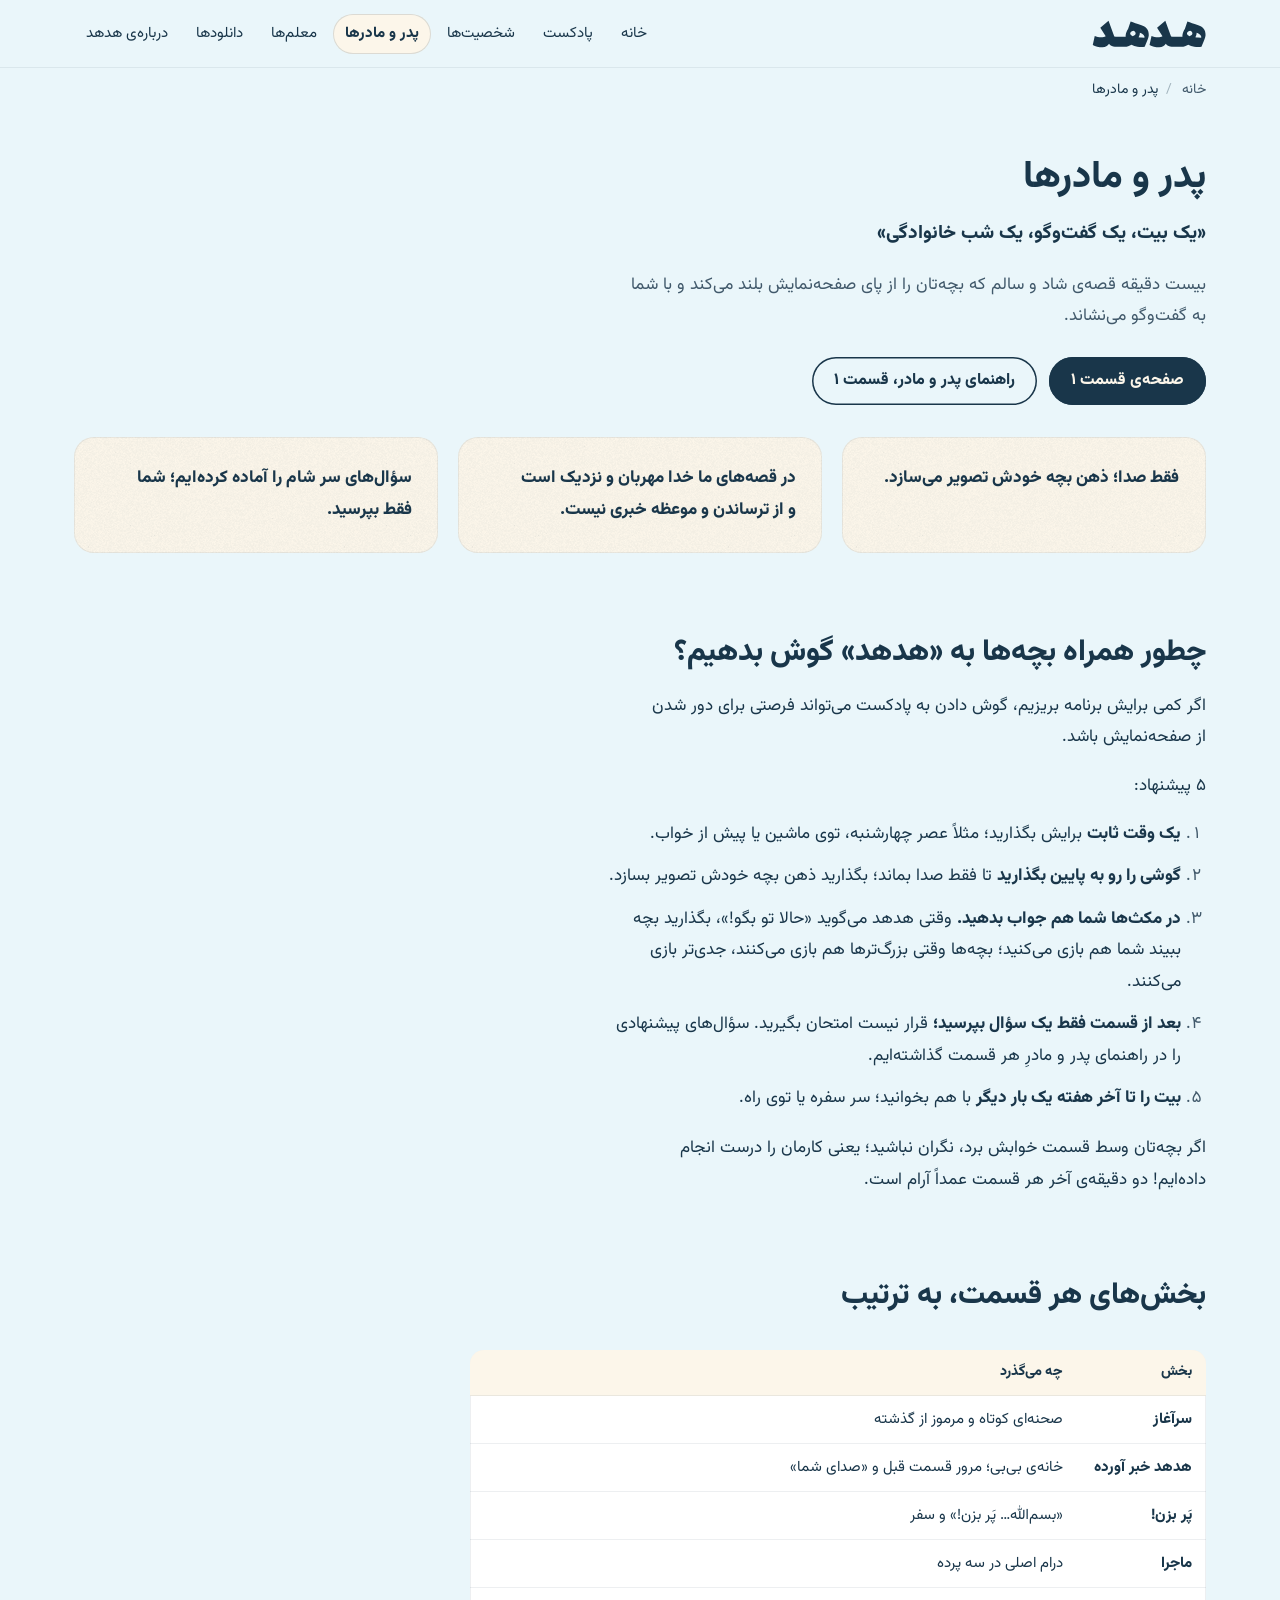
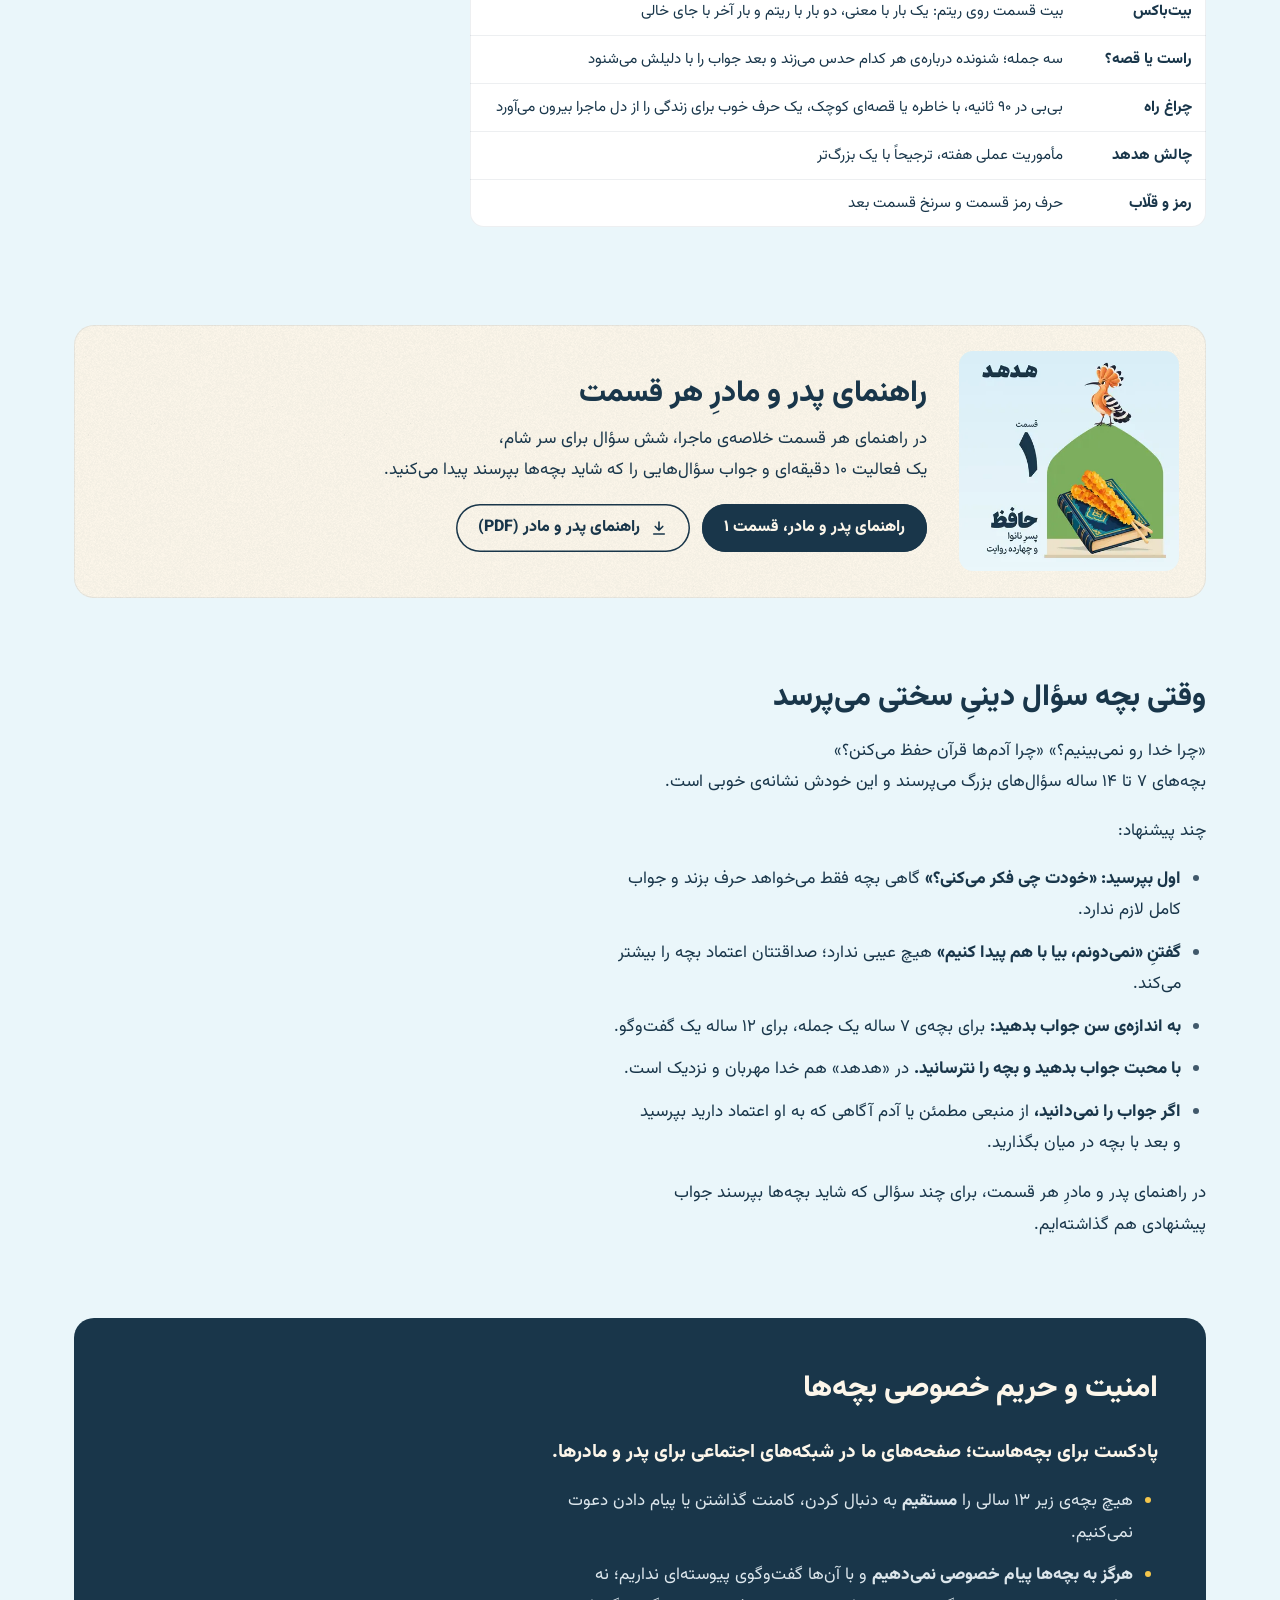
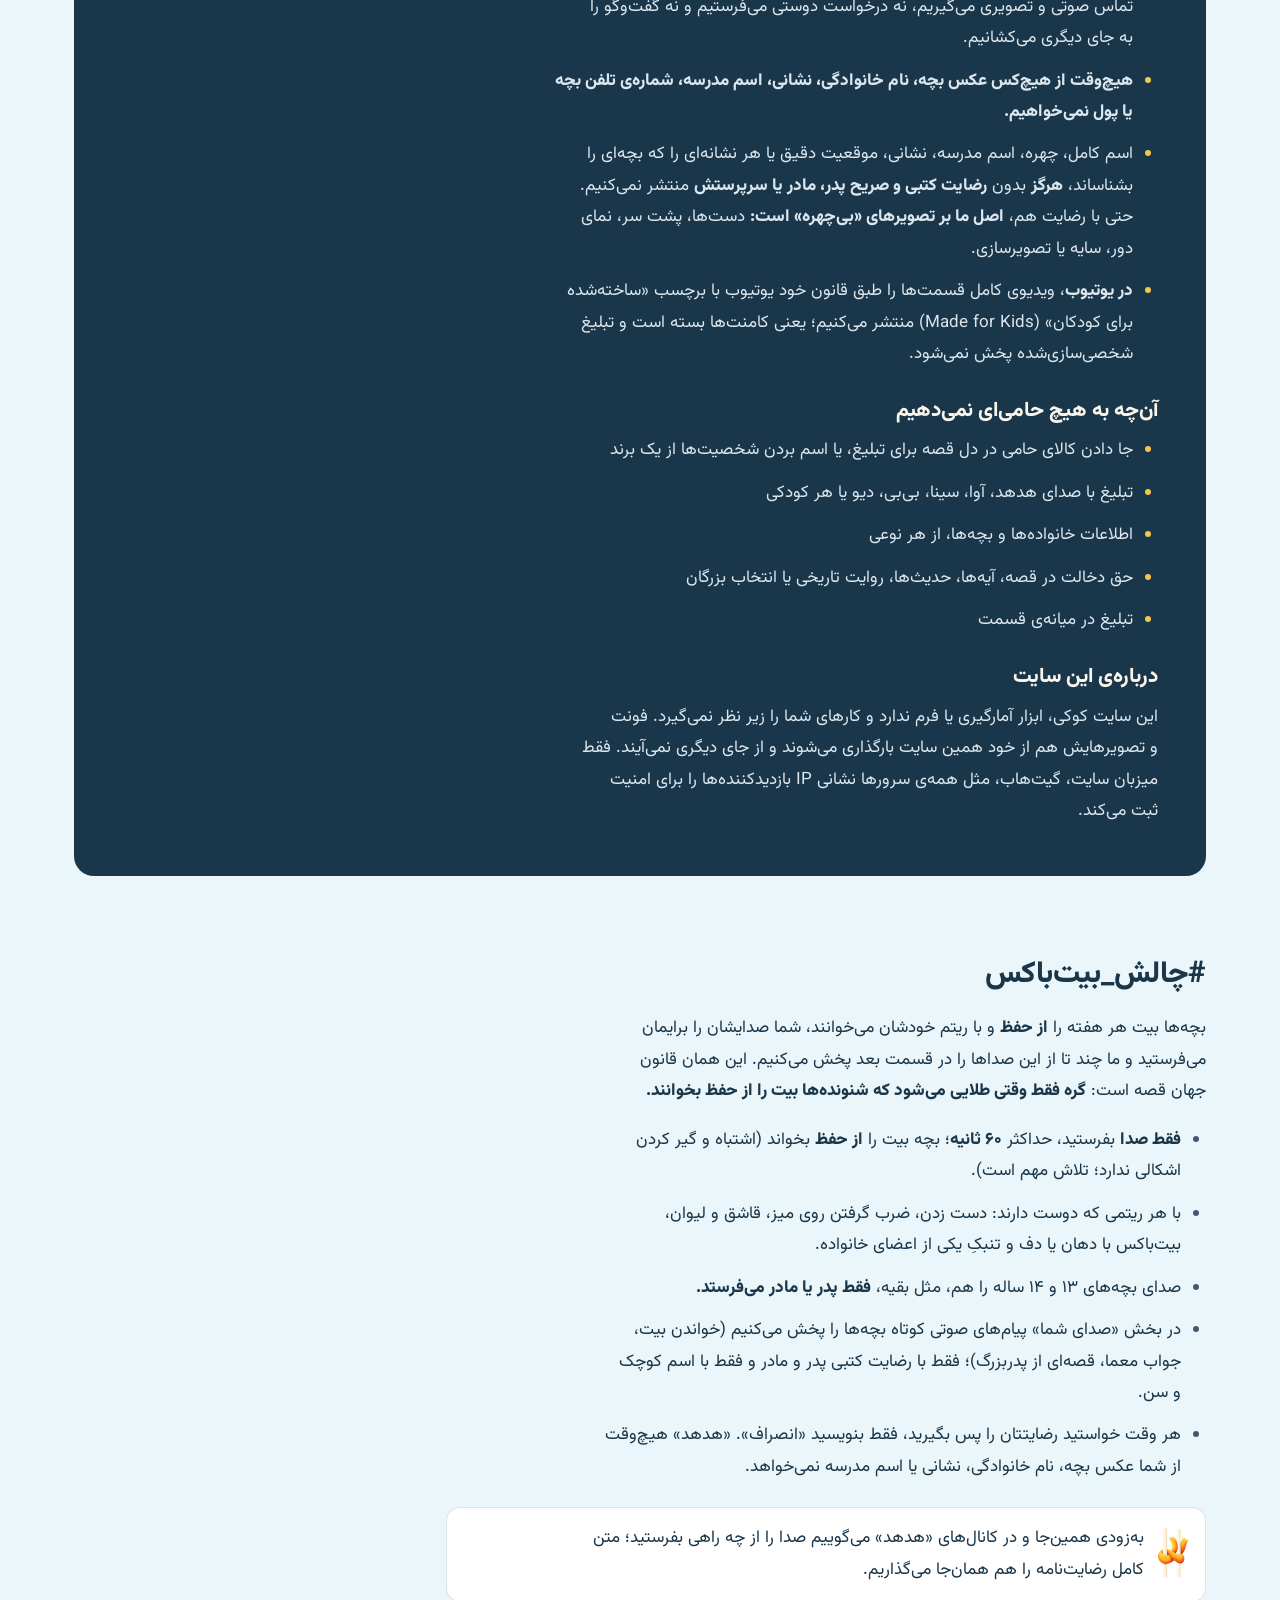
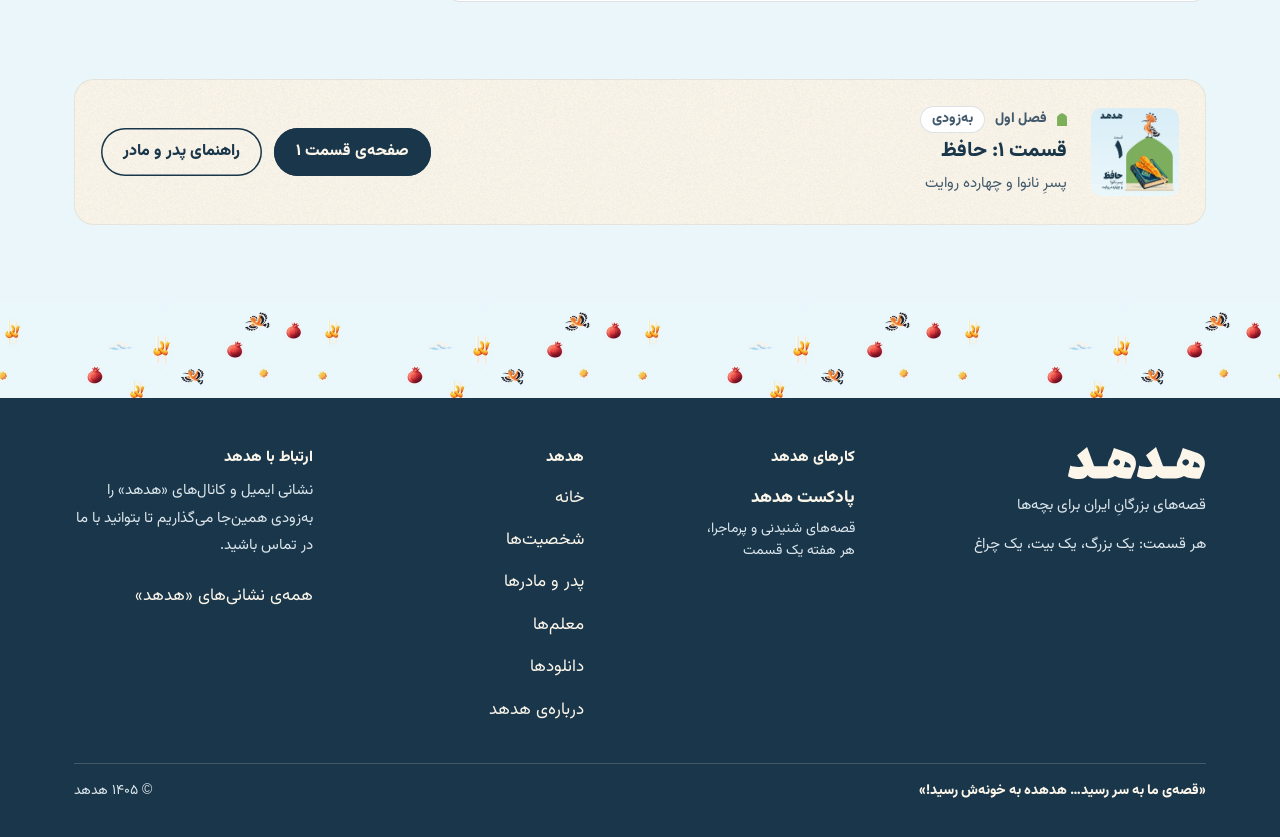
<file: parents/index.html>
<!doctype html>
<html lang="fa" dir="rtl" class="no-js">
<head>
<meta charset="utf-8">
<meta name="viewport" content="width=device-width, initial-scale=1">
<title>پدر و مادرها | هدهد</title>
<meta name="description" content="«هدهد» برای پدر و مادرها: پیشنهادهایی برای گوش دادن همراه بچه‌ها، قول‌های ما درباره‌ی امنیت و حریم خصوصی بچه‌ها و راهنمای هر قسمت.">
<link rel="canonical" href="https://hodhodclub.com/parents/">
<meta name="theme-color" content="#EAF6FA">
<meta property="og:type" content="website">
<meta property="og:site_name" content="هدهد، قصه‌های بزرگانِ ایران برای بچه‌ها">
<meta property="og:locale" content="fa_IR">
<meta property="og:title" content="پدر و مادرها">
<meta property="og:description" content="«هدهد» برای پدر و مادرها: پیشنهادهایی برای گوش دادن همراه بچه‌ها، قول‌های ما درباره‌ی امنیت و حریم خصوصی بچه‌ها و راهنمای هر قسمت.">
<meta property="og:url" content="https://hodhodclub.com/parents/">
<meta property="og:image" content="https://hodhodclub.com/og/hodhod.jpg">
<meta property="og:image:width" content="1200">
<meta property="og:image:height" content="630">
<meta property="og:image:alt" content="هدهد روی ابر، کنار نام «هدهد» و «قصه‌های بزرگانِ ایران برای بچه‌ها».">
<meta name="twitter:card" content="summary_large_image">
<link rel="icon" href="/favicon.ico" sizes="any">
<link rel="icon" type="image/png" sizes="32x32" href="/favicon-32.png">
<link rel="apple-touch-icon" href="/apple-touch-icon.png">
<link rel="manifest" href="/site.webmanifest">
<link rel="preload" href="/assets/fonts/vazirmatn.woff" as="font" type="font/woff" crossorigin>
<link rel="stylesheet" href="/assets/site.css?v=29d6ba2e">
<script>document.documentElement.className='js';window.HUDHUD_TEXT={"local": "به وقت شما: {day}، ساعت {time}", "countdown": "تا انتشار: {left}", "soon": "به‌زودی", "out": "منتشر شد", "today": "امروز", "play": "پخش", "pause": "مکث", "copied": "نشانی صفحه کپی شد.", "menu": "فهرست", "close": "بستن"}</script>
<script type="application/ld+json">{"@context": "https://schema.org", "@graph": [{"@type": "BreadcrumbList", "itemListElement": [{"@type": "ListItem", "position": 1, "name": "خانه", "item": "https://hodhodclub.com/"}, {"@type": "ListItem", "position": 2, "name": "پدر و مادرها", "item": "https://hodhodclub.com/parents/"}]}]}</script>
</head>
<body>
<a class="skip" href="#main">رفتن به محتوای اصلی</a>
<header class="site-head"><div class="wrap head-row">
<div class="brand-row"><a class="brand" href="/" aria-label="هدهد، صفحه‌ی اصلی"><svg class="wm-nav" aria-hidden="true" focusable="false" xmlns="http://www.w3.org/2000/svg" viewBox="-35 -1415 6046 1481"><path fill="currentColor" d="M690 -549Q638 -525 580.5 -514.5Q523 -504 457 -504Q363 -504 270.5 -521.0Q178 -538 110 -569L5 -92Q108 -35 238.5 -4.5Q369 26 518 26Q646 26 725.0 -24.0Q804 -74 866 -157Q907 -94 958.0 -60.0Q1009 -26 1088.5 -13.0Q1168 0 1292 0H1703V-530H1292Q1257 -530 1220.0 -534.5Q1183 -539 1144 -546L840 -1375L404 -1011Z M2008 -1332 1873 -937Q1835 -883 1805.5 -820.0Q1776 -757 1759.5 -691.5Q1743 -626 1743 -561Q1743 -545 1754 -531Q1746 -531 1738.5 -530.5Q1731 -530 1722.5 -530.0Q1714 -530 1703 -530Q1675 -530 1664.0 -510.0Q1653 -490 1653 -442V-93Q1653 -41 1663.5 -20.5Q1674 0 1703 0Q1789 0 1879.5 -29.0Q1970 -58 2055 -109Q2192 -36 2371.5 -5.0Q2551 26 2753 2L2888 -328Q2929 -423 2948.5 -501.0Q2968 -579 2968 -626Q2968 -730 2943.5 -811.5Q2919 -893 2868.0 -955.5Q2817 -1018 2737.0 -1065.0Q2657 -1112 2546 -1147Q2386 -1197 2257.5 -1241.5Q2129 -1286 2008 -1332ZM2122 -559Q1985 -610 1985 -682Q1985 -725 2009.5 -761.0Q2034 -797 2073.0 -818.5Q2112 -840 2155 -840Q2187 -840 2213.5 -820.5Q2240 -801 2256.5 -768.5Q2273 -736 2273 -697Q2273 -650 2234.5 -615.0Q2196 -580 2122 -559ZM2426 -496Q2461 -555 2479.5 -617.0Q2498 -679 2494 -738Q2576 -706 2630.5 -671.0Q2685 -636 2713.0 -598.5Q2741 -561 2741 -518Q2741 -510 2739.0 -499.5Q2737 -489 2736 -480Q2651 -480 2573.0 -484.0Q2495 -488 2426 -496Z M3693 -549Q3641 -525 3583.5 -514.5Q3526 -504 3460 -504Q3366 -504 3273.5 -521.0Q3181 -538 3113 -569L3008 -92Q3111 -35 3241.5 -4.5Q3372 26 3521 26Q3649 26 3728.0 -24.0Q3807 -74 3869 -157Q3910 -94 3961.0 -60.0Q4012 -26 4091.5 -13.0Q4171 0 4295 0H4706V-530H4295Q4260 -530 4223.0 -534.5Q4186 -539 4147 -546L3843 -1375L3407 -1011Z M5011 -1332 4876 -937Q4838 -883 4808.5 -820.0Q4779 -757 4762.5 -691.5Q4746 -626 4746 -561Q4746 -545 4757 -531Q4749 -531 4741.5 -530.5Q4734 -530 4725.5 -530.0Q4717 -530 4706 -530Q4678 -530 4667.0 -510.0Q4656 -490 4656 -442V-93Q4656 -41 4666.5 -20.5Q4677 0 4706 0Q4792 0 4882.5 -29.0Q4973 -58 5058 -109Q5195 -36 5374.5 -5.0Q5554 26 5756 2L5891 -328Q5932 -423 5951.5 -501.0Q5971 -579 5971 -626Q5971 -730 5946.5 -811.5Q5922 -893 5871.0 -955.5Q5820 -1018 5740.0 -1065.0Q5660 -1112 5549 -1147Q5389 -1197 5260.5 -1241.5Q5132 -1286 5011 -1332ZM5125 -559Q4988 -610 4988 -682Q4988 -725 5012.5 -761.0Q5037 -797 5076.0 -818.5Q5115 -840 5158 -840Q5190 -840 5216.5 -820.5Q5243 -801 5259.5 -768.5Q5276 -736 5276 -697Q5276 -650 5237.5 -615.0Q5199 -580 5125 -559ZM5429 -496Q5464 -555 5482.5 -617.0Q5501 -679 5497 -738Q5579 -706 5633.5 -671.0Q5688 -636 5716.0 -598.5Q5744 -561 5744 -518Q5744 -510 5742.0 -499.5Q5740 -489 5739 -480Q5654 -480 5576.0 -484.0Q5498 -488 5429 -496Z"/></svg></a></div>
<button class="menu-btn" type="button" aria-expanded="false" aria-controls="nav"><span class="bars"><span></span></span><span class="menu-label">فهرست</span></button>
<nav id="nav" class="nav" aria-label="فهرست"><ul><li><a href="/">خانه</a></li><li><a href="/podcast/">پادکست</a></li><li><a href="/characters/">شخصیت‌ها</a></li><li><a href="/parents/" aria-current="page">پدر و مادرها</a></li><li><a href="/teachers/">معلم‌ها</a></li><li><a href="/downloads/">دانلودها</a></li><li><a href="/about/">درباره‌ی هدهد</a></li></ul></nav>
</div></header>
<main id="main">
<nav class="crumbs wrap" aria-label="مسیر صفحه"><ol><li><a href="/">خانه</a></li><li aria-current="page">پدر و مادرها</li></ol></nav>
<section class="page-head"><div class="wrap"><h1>پدر و مادرها</h1><p class="lead">«یک بیت، یک گفت‌وگو، یک شب خانوادگی»</p><p class="lead-2">بیست دقیقه قصه‌ی شاد و سالم که بچه‌تان را از پای صفحه‌نمایش بلند می‌کند و با شما به گفت‌وگو می‌نشاند.</p><div class="actions"><a class="btn btn-primary" href="/podcast/episode-01-hafez/">صفحه‌ی قسمت ۱</a><a class="btn btn-ghost" href="/podcast/episode-01-hafez/#guide">راهنمای پدر و مادر، قسمت ۱</a></div></div></section>
<section class="section section-tight" aria-label="پدر و مادر"><div class="wrap">
<div class="grid grid-3"><div class="feature grain"><p class="strong">فقط صدا؛ ذهن بچه خودش تصویر می‌سازد.</p></div><div class="feature grain"><p class="strong">در قصه‌های ما خدا مهربان و نزدیک است و از ترساندن و موعظه خبری نیست.</p></div><div class="feature grain"><p class="strong">سؤال‌های سر شام را آماده کرده‌ایم؛ شما فقط بپرسید.</p></div></div>
</div></section>

<section class="section" aria-labelledby="how-title"><div class="wrap narrow">
<h2 id="how-title" class="sec-title">چطور همراه بچه‌ها به «هدهد» گوش بدهیم؟</h2><div class="prose"><p>اگر کمی برایش برنامه بریزیم، گوش دادن به پادکست می‌تواند فرصتی برای دور شدن از صفحه‌نمایش باشد.</p>
<p>۵ پیشنهاد:</p>
<ol><li><strong>یک وقت ثابت</strong> برایش بگذارید؛ مثلاً عصر چهارشنبه، توی ماشین یا پیش از خواب.</li><li><strong>گوشی را رو به پایین بگذارید</strong> تا فقط صدا بماند؛ بگذارید ذهن بچه خودش تصویر بسازد.</li><li><strong>در مکث‌ها شما هم جواب بدهید.</strong> وقتی هدهد می‌گوید «حالا تو بگو!»، بگذارید بچه ببیند شما هم بازی می‌کنید؛ بچه‌ها وقتی بزرگ‌ترها هم بازی می‌کنند، جدی‌تر بازی می‌کنند.</li><li><strong>بعد از قسمت فقط یک سؤال بپرسید؛</strong> قرار نیست امتحان بگیرید. سؤال‌های پیشنهادی را در راهنمای پدر و مادرِ هر قسمت گذاشته‌ایم.</li><li><strong>بیت را تا آخر هفته یک بار دیگر</strong> با هم بخوانید؛ سر سفره یا توی راه.</li></ol>
<p>اگر بچه‌تان وسط قسمت خوابش برد، نگران نباشید؛ یعنی کارمان را درست انجام داده‌ایم! دو دقیقه‌ی آخر هر قسمت عمداً آرام است.</p></div>
</div></section>

<section class="section" aria-labelledby="seg-title"><div class="wrap">
<div class="section-head"><h2 id="seg-title">بخش‌های هر قسمت، به ترتیب</h2></div>
<div class="table-wrap"><table><thead><tr><th scope="col">بخش</th><th scope="col">چه می‌گذرد</th></tr></thead><tbody><tr><td data-label="بخش"><strong>سرآغاز</strong></td><td data-label="چه می‌گذرد">صحنه‌ای کوتاه و مرموز از گذشته</td></tr><tr><td data-label="بخش"><strong>هدهد خبر آورده</strong></td><td data-label="چه می‌گذرد">خانه‌ی بی‌بی؛ مرور قسمت قبل و «صدای شما»</td></tr><tr><td data-label="بخش"><strong>پَر بزن!</strong></td><td data-label="چه می‌گذرد">«بسم‌الله… پَر بزن!» و سفر</td></tr><tr><td data-label="بخش"><strong>ماجرا</strong></td><td data-label="چه می‌گذرد">درام اصلی در سه پرده</td></tr><tr><td data-label="بخش"><strong>بیت‌باکس</strong></td><td data-label="چه می‌گذرد">بیت قسمت روی ریتم: یک بار با معنی، دو بار با ریتم و بار آخر با جای خالی</td></tr><tr><td data-label="بخش"><strong>راست یا قصه؟</strong></td><td data-label="چه می‌گذرد">سه جمله؛ شنونده درباره‌ی هر کدام حدس می‌زند و بعد جواب را با دلیلش می‌شنود</td></tr><tr><td data-label="بخش"><strong>چراغ راه</strong></td><td data-label="چه می‌گذرد">بی‌بی در ۹۰ ثانیه، با خاطره یا قصه‌ای کوچک، یک حرف خوب برای زندگی را از دل ماجرا بیرون می‌آورد</td></tr><tr><td data-label="بخش"><strong>چالش هدهد</strong></td><td data-label="چه می‌گذرد">مأموریت عملی هفته، ترجیحاً با یک بزرگ‌تر</td></tr><tr><td data-label="بخش"><strong>رمز و قلّاب</strong></td><td data-label="چه می‌گذرد">حرف رمز قسمت و سرنخ قسمت بعد</td></tr></tbody></table></div>
</div></section>

<section class="section" id="guides" aria-labelledby="guide-title"><div class="wrap">
<div class="guide-card card grain">
<a class="guide-cover" href="/podcast/episode-01-hafez/#guide" tabindex="-1" aria-hidden="true"><img src="/img/cover01-1100.webp" srcset="/img/cover01-400.webp 400w, /img/cover01-700.webp 700w, /img/cover01-1100.webp 1100w" sizes="(min-width: 700px) 280px, 96px" width="1100" height="1100" alt="" loading="lazy" decoding="async"></a>
<div><h2 id="guide-title">راهنمای پدر و مادرِ هر قسمت</h2><p>در راهنمای هر قسمت خلاصه‌ی ماجرا، شش سؤال برای سر شام، یک فعالیت ۱۰ دقیقه‌ای و جواب سؤال‌هایی را که شاید بچه‌ها بپرسند پیدا می‌کنید.</p>
<div class="actions"><a class="btn btn-primary" href="/podcast/episode-01-hafez/#guide">راهنمای پدر و مادر، قسمت ۱</a><a class="btn btn-ghost" href="/downloads/hodhod-parent-guide-ep01.pdf" download><svg viewBox="0 0 24 24" aria-hidden="true"><path fill="none" stroke="currentColor" stroke-width="2.2" stroke-linecap="round" stroke-linejoin="round" d="M12 4v11m-5-5 5 5 5-5M5 20h14"/></svg>راهنمای پدر و مادر (PDF)</a></div></div>
</div></div></section>

<section class="section" aria-labelledby="hard-title"><div class="wrap narrow">
<h2 id="hard-title" class="sec-title">وقتی بچه سؤال دینیِ سختی می‌پرسد</h2><div class="prose"><p>«چرا خدا رو نمی‌بینیم؟» «چرا آدم‌ها قرآن حفظ می‌کنن؟»<br>بچه‌های ۷ تا ۱۴ ساله سؤال‌های بزرگ می‌پرسند و این خودش نشانه‌ی خوبی است.</p>
<p>چند پیشنهاد:</p>
<ul><li><strong>اول بپرسید: «خودت چی فکر می‌کنی؟»</strong> گاهی بچه فقط می‌خواهد حرف بزند و جواب کامل لازم ندارد.</li><li><strong>گفتنِ «نمی‌دونم، بیا با هم پیدا کنیم»</strong> هیچ عیبی ندارد؛ صداقتتان اعتماد بچه را بیشتر می‌کند.</li><li><strong>به اندازه‌ی سن جواب بدهید:</strong> برای بچه‌ی ۷ ساله یک جمله، برای ۱۲ ساله یک گفت‌وگو.</li><li><strong>با محبت جواب بدهید و بچه را نترسانید.</strong> در «هدهد» هم خدا مهربان و نزدیک است.</li><li><strong>اگر جواب را نمی‌دانید،</strong> از منبعی مطمئن یا آدم آگاهی که به او اعتماد دارید بپرسید و بعد با بچه در میان بگذارید.</li></ul>
<p>در راهنمای پدر و مادرِ هر قسمت، برای چند سؤالی که شاید بچه‌ها بپرسند جواب پیشنهادی هم گذاشته‌ایم.</p></div>
</div></section>

<section class="section" id="safety" aria-labelledby="safe-title"><div class="wrap">
<div class="trust trust-text"><h2 id="safe-title">امنیت و حریم خصوصی بچه‌ها</h2>
<p class="golden">پادکست برای بچه‌هاست؛ <strong>صفحه‌های ما در شبکه‌های اجتماعی برای پدر و مادرها.</strong></p>
<ul><li>هیچ بچه‌ی زیر ۱۳ سالی را <strong>مستقیم</strong> به دنبال کردن، کامنت گذاشتن یا پیام دادن دعوت نمی‌کنیم.</li><li><strong>هرگز به بچه‌ها پیام خصوصی نمی‌دهیم</strong> و با آن‌ها گفت‌وگوی پیوسته‌ای نداریم؛ نه تماس صوتی و تصویری می‌گیریم، نه درخواست دوستی می‌فرستیم و نه گفت‌وگو را به جای دیگری می‌کشانیم.</li><li><strong>هیچ‌وقت از هیچ‌کس عکس بچه، نام خانوادگی، نشانی، اسم مدرسه، شماره‌ی تلفن بچه یا پول نمی‌خواهیم.</strong></li><li>اسم کامل، چهره، اسم مدرسه، نشانی، موقعیت دقیق یا هر نشانه‌ای را که بچه‌ای را بشناساند، <strong>هرگز</strong> بدون <strong>رضایت کتبی و صریح پدر، مادر یا سرپرستش</strong> منتشر نمی‌کنیم. حتی با رضایت هم، <strong>اصل ما بر تصویرهای «بی‌چهره» است:</strong> دست‌ها، پشت سر، نمای دور، سایه یا تصویرسازی.</li><li><strong>در یوتیوب</strong>، ویدیوی کامل قسمت‌ها را طبق قانون خود یوتیوب با برچسب «ساخته‌شده برای کودکان» (<bdi>Made for Kids</bdi>) منتشر می‌کنیم؛ یعنی کامنت‌ها بسته است و تبلیغ شخصی‌سازی‌شده پخش نمی‌شود.</li></ul>
<h3>آن‌چه به هیچ حامی‌ای نمی‌دهیم</h3><ul><li>جا دادن کالای حامی در دل قصه برای تبلیغ، یا اسم بردن شخصیت‌ها از یک برند</li><li>تبلیغ با صدای هدهد، آوا، سینا، بی‌بی، دیو یا هر کودکی</li><li>اطلاعات خانواده‌ها و بچه‌ها، از هر نوعی</li><li>حق دخالت در قصه، آیه‌ها، حدیث‌ها، روایت تاریخی یا انتخاب بزرگان</li><li>تبلیغ در میانه‌ی قسمت</li></ul>
<h3>درباره‌ی این سایت</h3><p>این سایت کوکی، ابزار آمارگیری یا فرم ندارد و کارهای شما را زیر نظر نمی‌گیرد. فونت و تصویرهایش هم از خود همین سایت بارگذاری می‌شوند و از جای دیگری نمی‌آیند. فقط میزبان سایت، گیت‌هاب، مثل همه‌ی سرورها نشانی IP بازدیدکننده‌ها را برای امنیت ثبت می‌کند.</p>
</div></div></section>

<section class="section" id="challenge" aria-labelledby="ch-title"><div class="wrap narrow">
<h2 id="ch-title" class="sec-title">#چالش_بیت‌باکس</h2>
<div class="prose"><p>بچه‌ها بیت هر هفته را <strong>از حفظ</strong> و با ریتم خودشان می‌خوانند، شما صدایشان را برایمان می‌فرستید و ما چند تا از این صداها را در قسمت بعد پخش می‌کنیم. این همان قانون جهان قصه است: <strong>گره فقط وقتی طلایی می‌شود که شنونده‌ها بیت را از حفظ بخوانند.</strong></p><ul><li><strong>فقط صدا</strong> بفرستید، حداکثر <strong>۶۰ ثانیه</strong>؛ بچه بیت را <strong>از حفظ</strong> بخواند (اشتباه و گیر کردن اشکالی ندارد؛ تلاش مهم است).</li><li>با هر ریتمی که دوست دارند: دست زدن، ضرب گرفتن روی میز، قاشق و لیوان، بیت‌باکس با دهان یا دف و تنبکِ یکی از اعضای خانواده.</li><li>صدای بچه‌های ۱۳ و ۱۴ ساله را هم، مثل بقیه، <strong>فقط پدر یا مادر می‌فرستد.</strong></li><li>در بخش «صدای شما» پیام‌های صوتی کوتاه بچه‌ها را پخش می‌کنیم (خواندن بیت، جواب معما، قصه‌ای از پدربزرگ)؛ فقط با رضایت کتبی پدر و مادر و فقط با اسم کوچک و سن.</li><li>هر وقت خواستید رضایتتان را پس بگیرید، فقط بنویسید «انصراف». «هدهد» هیچ‌وقت از شما عکس بچه، نام خانوادگی، نشانی یا اسم مدرسه نمی‌خواهد.</li></ul></div>
<div class="note-box"><img src="/img/knot-240.webp" srcset="/img/knot-120.webp 120w, /img/knot-240.webp 240w" sizes="34px" width="240" height="408" alt="" loading="lazy" decoding="async"><p>به‌زودی همین‌جا و در کانال‌های «هدهد» می‌گوییم صدا را از چه راهی بفرستید؛ متن کامل رضایت‌نامه را هم همان‌جا می‌گذاریم.</p></div>
</div></section><section class="section next-step" aria-labelledby="ns-title"><div class="wrap"><div class="next-card card grain">
<a class="next-cover" href="/podcast/episode-01-hafez/" tabindex="-1" aria-hidden="true"><img src="/img/cover01-1100.webp" srcset="/img/cover01-400.webp 400w, /img/cover01-700.webp 700w, /img/cover01-1100.webp 1100w" sizes="88px" width="1100" height="1100" alt="" loading="lazy" decoding="async"></a>
<div class="next-text"><p class="eyebrow"><svg class="glyph" viewBox="0 0 1000 1300" aria-hidden="true" focusable="false" style="--g:var(--leaf)"><path d="M0,1300 L0,460 L1,442 L3,424 L6,406 L11,389 L18,372 L25,356 L34,340 L44,325 L55,311 L67,297 L98,267 L130,239 L162,210 L196,183 L230,157 L265,132 L300,109 L337,86 L374,64 L411,43 L413,42 L415,41 L417,40 L420,39 L422,38 L424,37 L426,36 L428,35 L430,34 L432,34 L434,33 L437,32 L439,31 L441,31 L443,30 L445,29 L448,29 L450,28 L452,27 L454,27 L457,26 L459,26 L461,25 L463,25 L466,24 L468,24 L470,24 L472,23 L475,23 L477,23 L479,22 L482,22 L484,22 L486,22 L488,21 L491,21 L493,21 L495,21 L498,21 L500,21 L502,21 L505,21 L507,21 L509,21 L512,21 L514,22 L516,22 L518,22 L521,22 L523,23 L525,23 L528,23 L530,24 L532,24 L534,24 L537,25 L539,25 L541,26 L543,26 L546,27 L548,27 L550,28 L552,29 L555,29 L557,30 L559,31 L561,31 L563,32 L566,33 L568,34 L570,34 L572,35 L574,36 L576,37 L578,38 L580,39 L583,40 L585,41 L587,42 L589,43 L626,64 L663,86 L700,109 L735,132 L770,157 L804,183 L838,210 L870,239 L902,267 L933,297 L945,311 L956,325 L966,340 L975,356 L982,372 L989,389 L994,406 L997,424 L999,442 L1000,460 L1000,1300 Z"/></svg>فصل اول<span class="chip status" data-status="2026-10-12T17:30:00Z"></span></p>
<h2 id="ns-title">قسمت ۱: حافظ</h2><p class="muted">پسرِ نانوا و چهارده روایت</p></div>
<div class="actions"><a class="btn btn-primary" href="/podcast/episode-01-hafez/">صفحه‌ی قسمت ۱</a><a class="btn btn-ghost" href="/podcast/episode-01-hafez/#guide">راهنمای پدر و مادر</a></div></div></div></section>
</main>
<div class="band" aria-hidden="true"></div>
<footer class="site-foot"><div class="wrap">
<div class="foot-grid">
<div class="foot-brand"><svg class="wm-nav" aria-hidden="true" focusable="false" xmlns="http://www.w3.org/2000/svg" viewBox="-35 -1415 6046 1481"><path fill="currentColor" d="M690 -549Q638 -525 580.5 -514.5Q523 -504 457 -504Q363 -504 270.5 -521.0Q178 -538 110 -569L5 -92Q108 -35 238.5 -4.5Q369 26 518 26Q646 26 725.0 -24.0Q804 -74 866 -157Q907 -94 958.0 -60.0Q1009 -26 1088.5 -13.0Q1168 0 1292 0H1703V-530H1292Q1257 -530 1220.0 -534.5Q1183 -539 1144 -546L840 -1375L404 -1011Z M2008 -1332 1873 -937Q1835 -883 1805.5 -820.0Q1776 -757 1759.5 -691.5Q1743 -626 1743 -561Q1743 -545 1754 -531Q1746 -531 1738.5 -530.5Q1731 -530 1722.5 -530.0Q1714 -530 1703 -530Q1675 -530 1664.0 -510.0Q1653 -490 1653 -442V-93Q1653 -41 1663.5 -20.5Q1674 0 1703 0Q1789 0 1879.5 -29.0Q1970 -58 2055 -109Q2192 -36 2371.5 -5.0Q2551 26 2753 2L2888 -328Q2929 -423 2948.5 -501.0Q2968 -579 2968 -626Q2968 -730 2943.5 -811.5Q2919 -893 2868.0 -955.5Q2817 -1018 2737.0 -1065.0Q2657 -1112 2546 -1147Q2386 -1197 2257.5 -1241.5Q2129 -1286 2008 -1332ZM2122 -559Q1985 -610 1985 -682Q1985 -725 2009.5 -761.0Q2034 -797 2073.0 -818.5Q2112 -840 2155 -840Q2187 -840 2213.5 -820.5Q2240 -801 2256.5 -768.5Q2273 -736 2273 -697Q2273 -650 2234.5 -615.0Q2196 -580 2122 -559ZM2426 -496Q2461 -555 2479.5 -617.0Q2498 -679 2494 -738Q2576 -706 2630.5 -671.0Q2685 -636 2713.0 -598.5Q2741 -561 2741 -518Q2741 -510 2739.0 -499.5Q2737 -489 2736 -480Q2651 -480 2573.0 -484.0Q2495 -488 2426 -496Z M3693 -549Q3641 -525 3583.5 -514.5Q3526 -504 3460 -504Q3366 -504 3273.5 -521.0Q3181 -538 3113 -569L3008 -92Q3111 -35 3241.5 -4.5Q3372 26 3521 26Q3649 26 3728.0 -24.0Q3807 -74 3869 -157Q3910 -94 3961.0 -60.0Q4012 -26 4091.5 -13.0Q4171 0 4295 0H4706V-530H4295Q4260 -530 4223.0 -534.5Q4186 -539 4147 -546L3843 -1375L3407 -1011Z M5011 -1332 4876 -937Q4838 -883 4808.5 -820.0Q4779 -757 4762.5 -691.5Q4746 -626 4746 -561Q4746 -545 4757 -531Q4749 -531 4741.5 -530.5Q4734 -530 4725.5 -530.0Q4717 -530 4706 -530Q4678 -530 4667.0 -510.0Q4656 -490 4656 -442V-93Q4656 -41 4666.5 -20.5Q4677 0 4706 0Q4792 0 4882.5 -29.0Q4973 -58 5058 -109Q5195 -36 5374.5 -5.0Q5554 26 5756 2L5891 -328Q5932 -423 5951.5 -501.0Q5971 -579 5971 -626Q5971 -730 5946.5 -811.5Q5922 -893 5871.0 -955.5Q5820 -1018 5740.0 -1065.0Q5660 -1112 5549 -1147Q5389 -1197 5260.5 -1241.5Q5132 -1286 5011 -1332ZM5125 -559Q4988 -610 4988 -682Q4988 -725 5012.5 -761.0Q5037 -797 5076.0 -818.5Q5115 -840 5158 -840Q5190 -840 5216.5 -820.5Q5243 -801 5259.5 -768.5Q5276 -736 5276 -697Q5276 -650 5237.5 -615.0Q5199 -580 5125 -559ZM5429 -496Q5464 -555 5482.5 -617.0Q5501 -679 5497 -738Q5579 -706 5633.5 -671.0Q5688 -636 5716.0 -598.5Q5744 -561 5744 -518Q5744 -510 5742.0 -499.5Q5740 -489 5739 -480Q5654 -480 5576.0 -484.0Q5498 -488 5429 -496Z"/></svg><p>قصه‌های بزرگانِ ایران برای بچه‌ها</p><p>هر قسمت: یک بزرگ، یک بیت، یک چراغ</p></div>
<nav class="foot-products" aria-labelledby="f-prod"><h2 id="f-prod">کارهای هدهد</h2><ul><li><a href="/podcast/">پادکست هدهد</a><small>قصه‌های شنیدنی و پرماجرا، هر هفته یک قسمت</small></li></ul></nav>
<nav aria-labelledby="f-brand"><h2 id="f-brand">هدهد</h2><ul class="cols"><li><a href="/">خانه</a></li><li><a href="/characters/">شخصیت‌ها</a></li><li><a href="/parents/">پدر و مادرها</a></li><li><a href="/teachers/">معلم‌ها</a></li><li><a href="/downloads/">دانلودها</a></li><li><a href="/about/">درباره‌ی هدهد</a></li></ul></nav>
<div><h2 id="contact">ارتباط با هدهد</h2><p>نشانی ایمیل و کانال‌های «هدهد» را به‌زودی همین‌جا می‌گذاریم تا بتوانید با ما در تماس باشید.</p><ul><li><a href="/links/">همه‌ی نشانی‌های «هدهد»</a></li></ul></div>
</div>
<div class="foot-end"><span class="closing">«قصه‌ی ما به سر رسید… <strong>هدهده به خونه‌ش رسید!</strong>»</span><span>© ۱۴۰۵ هدهد</span></div>
</div></footer>
<script src="/assets/site.js?v=29d6ba2e" defer></script>
</body>
</html>
</file>
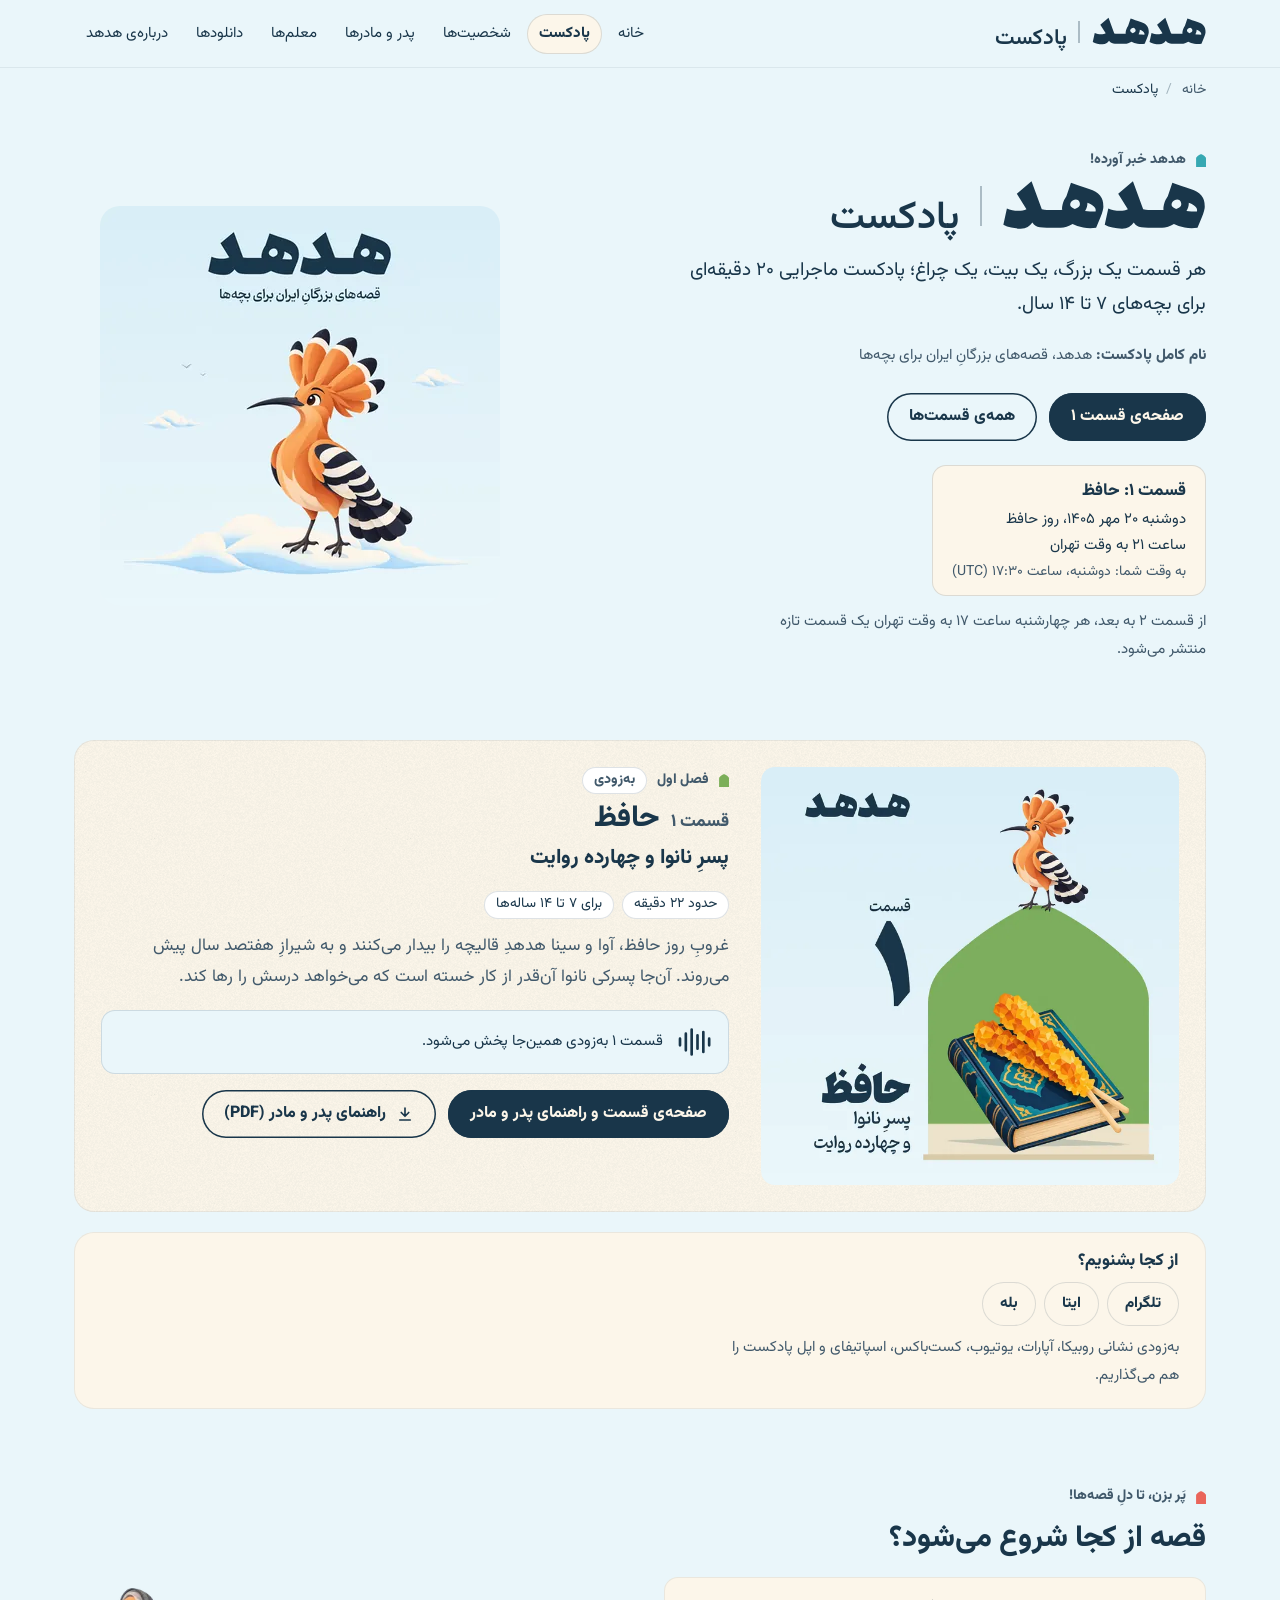
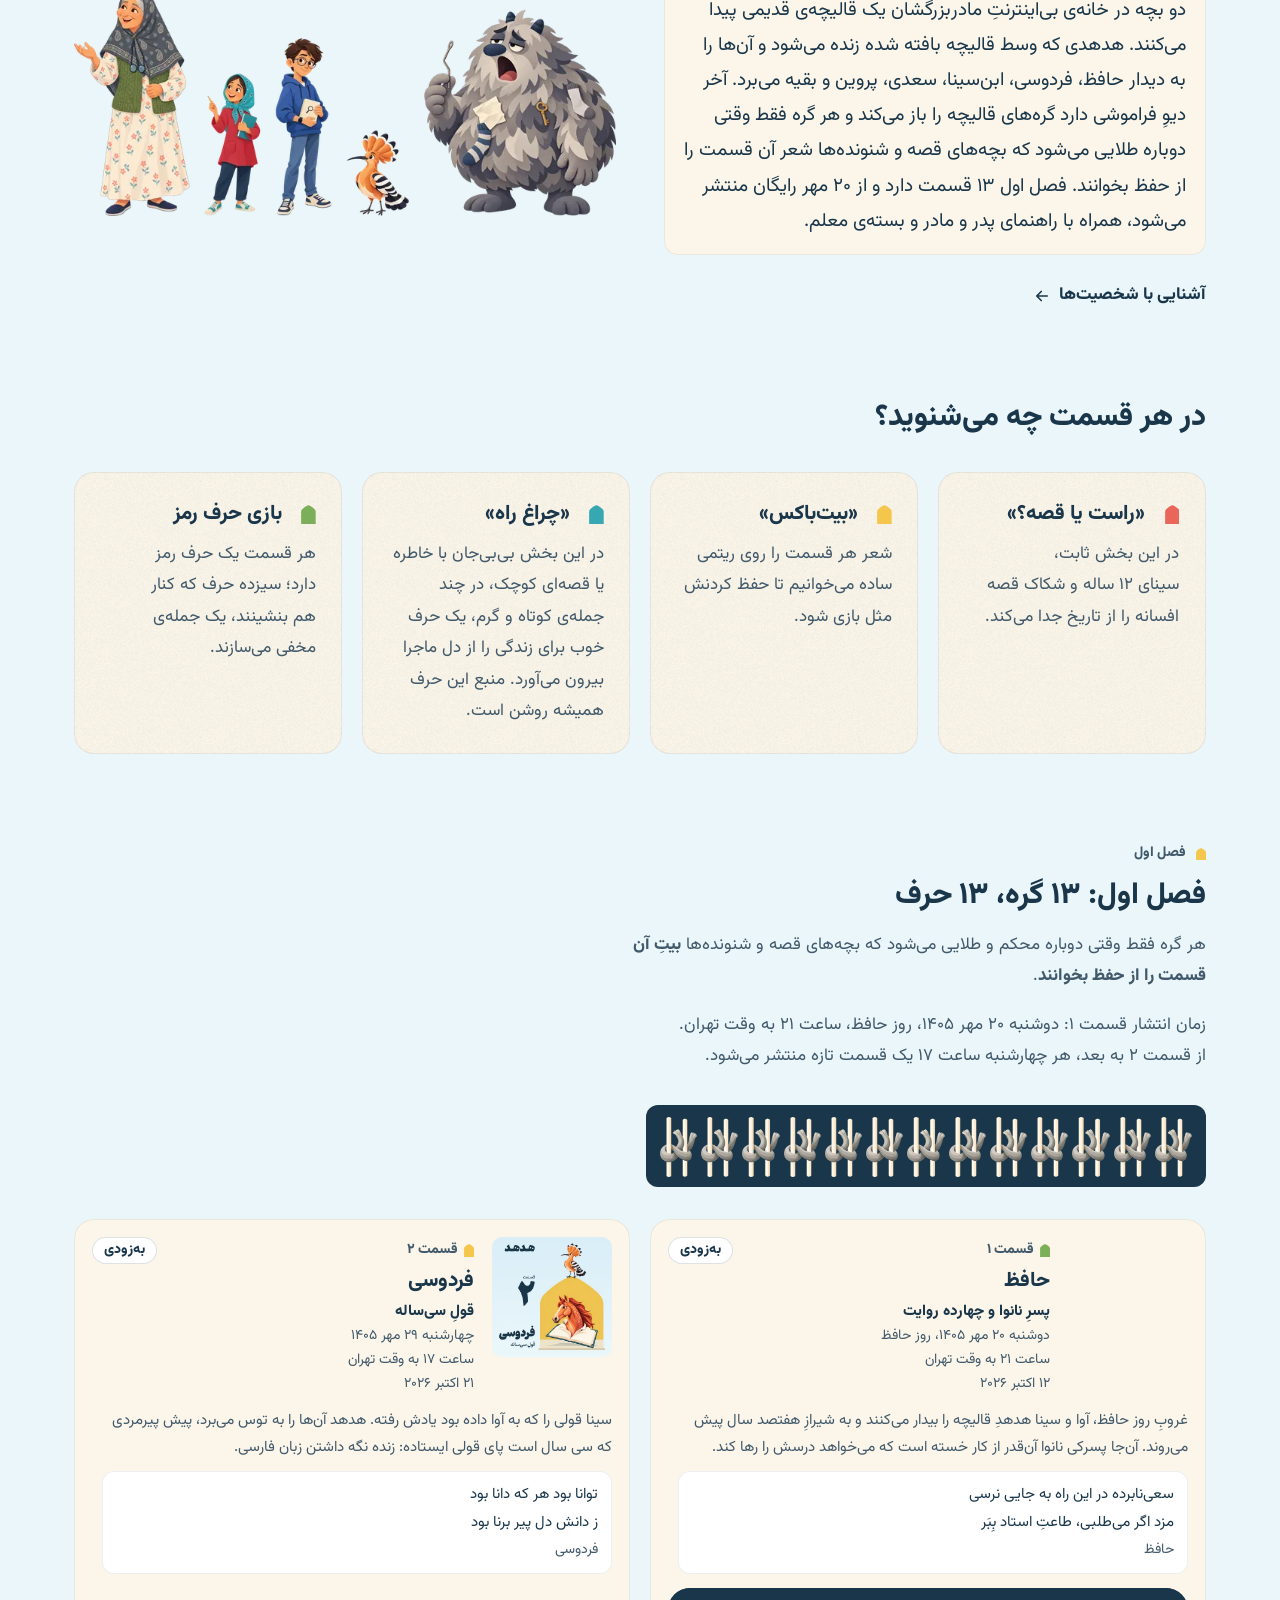
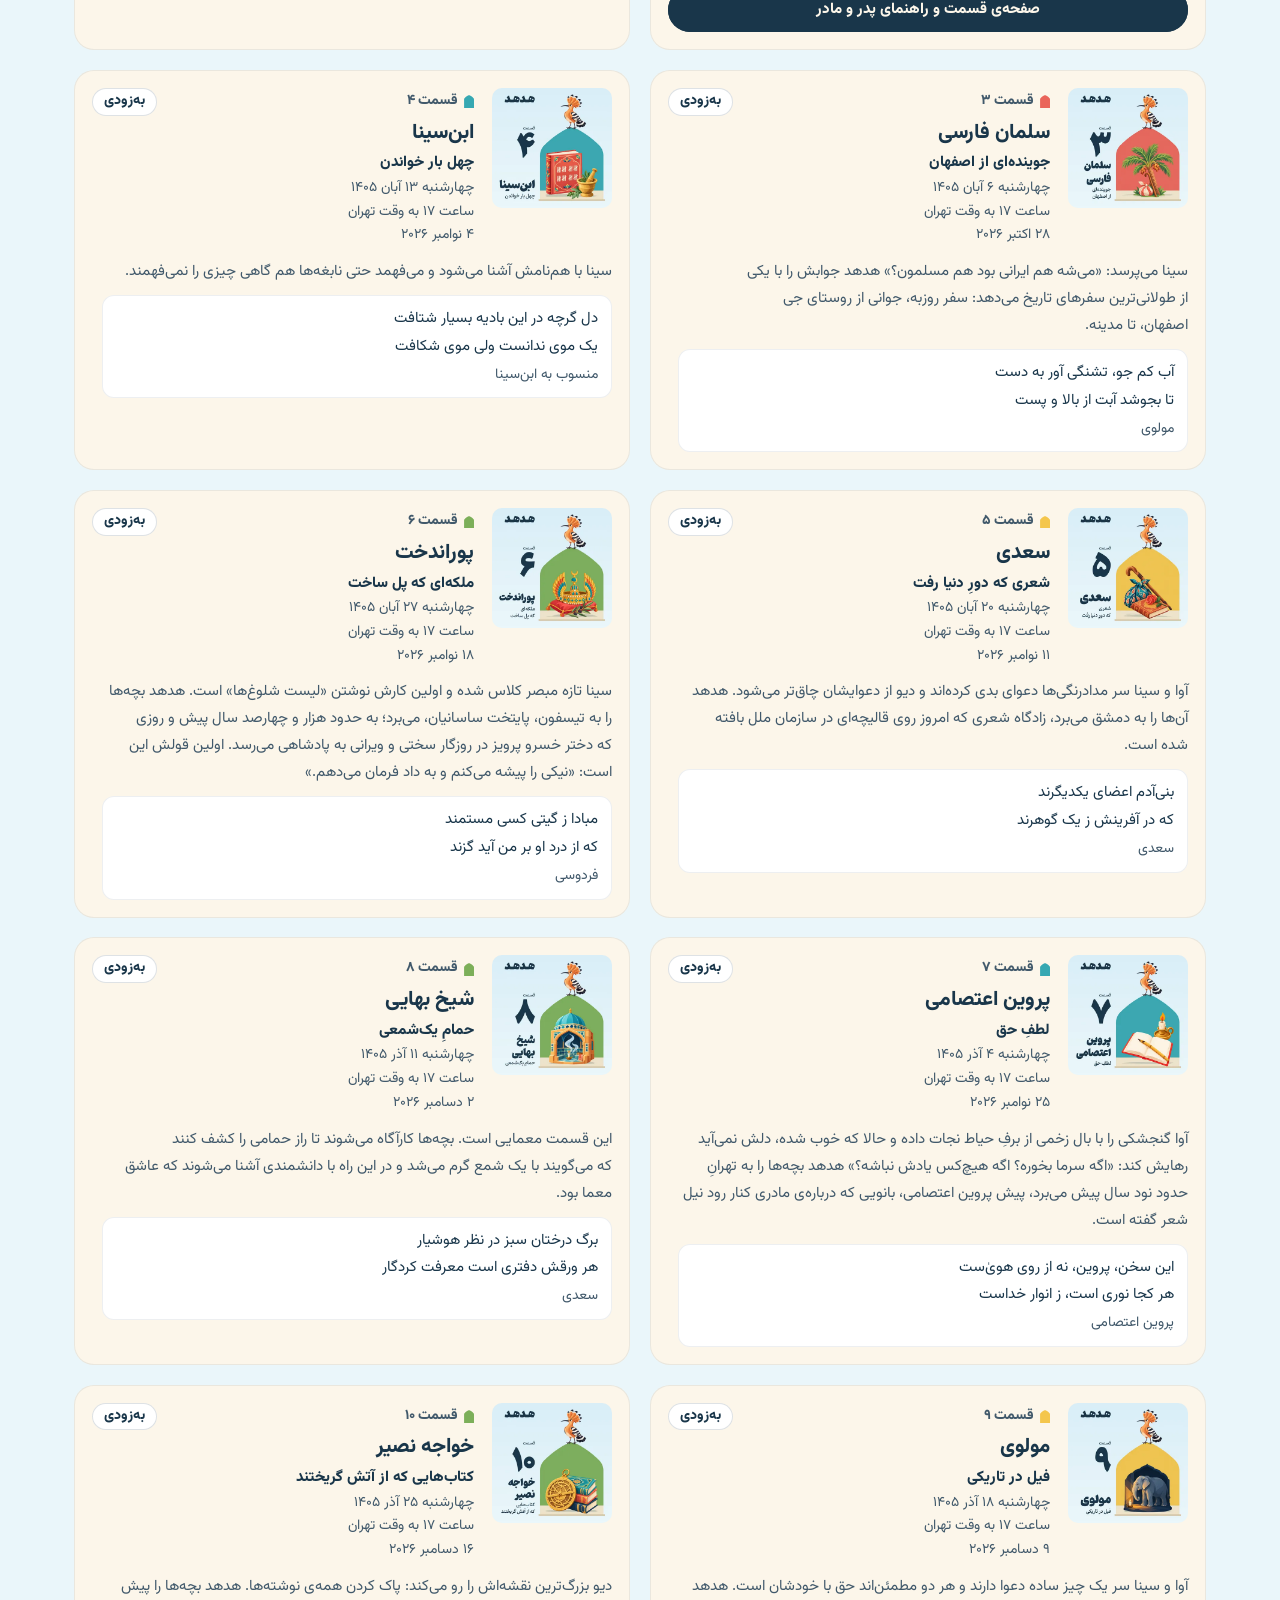
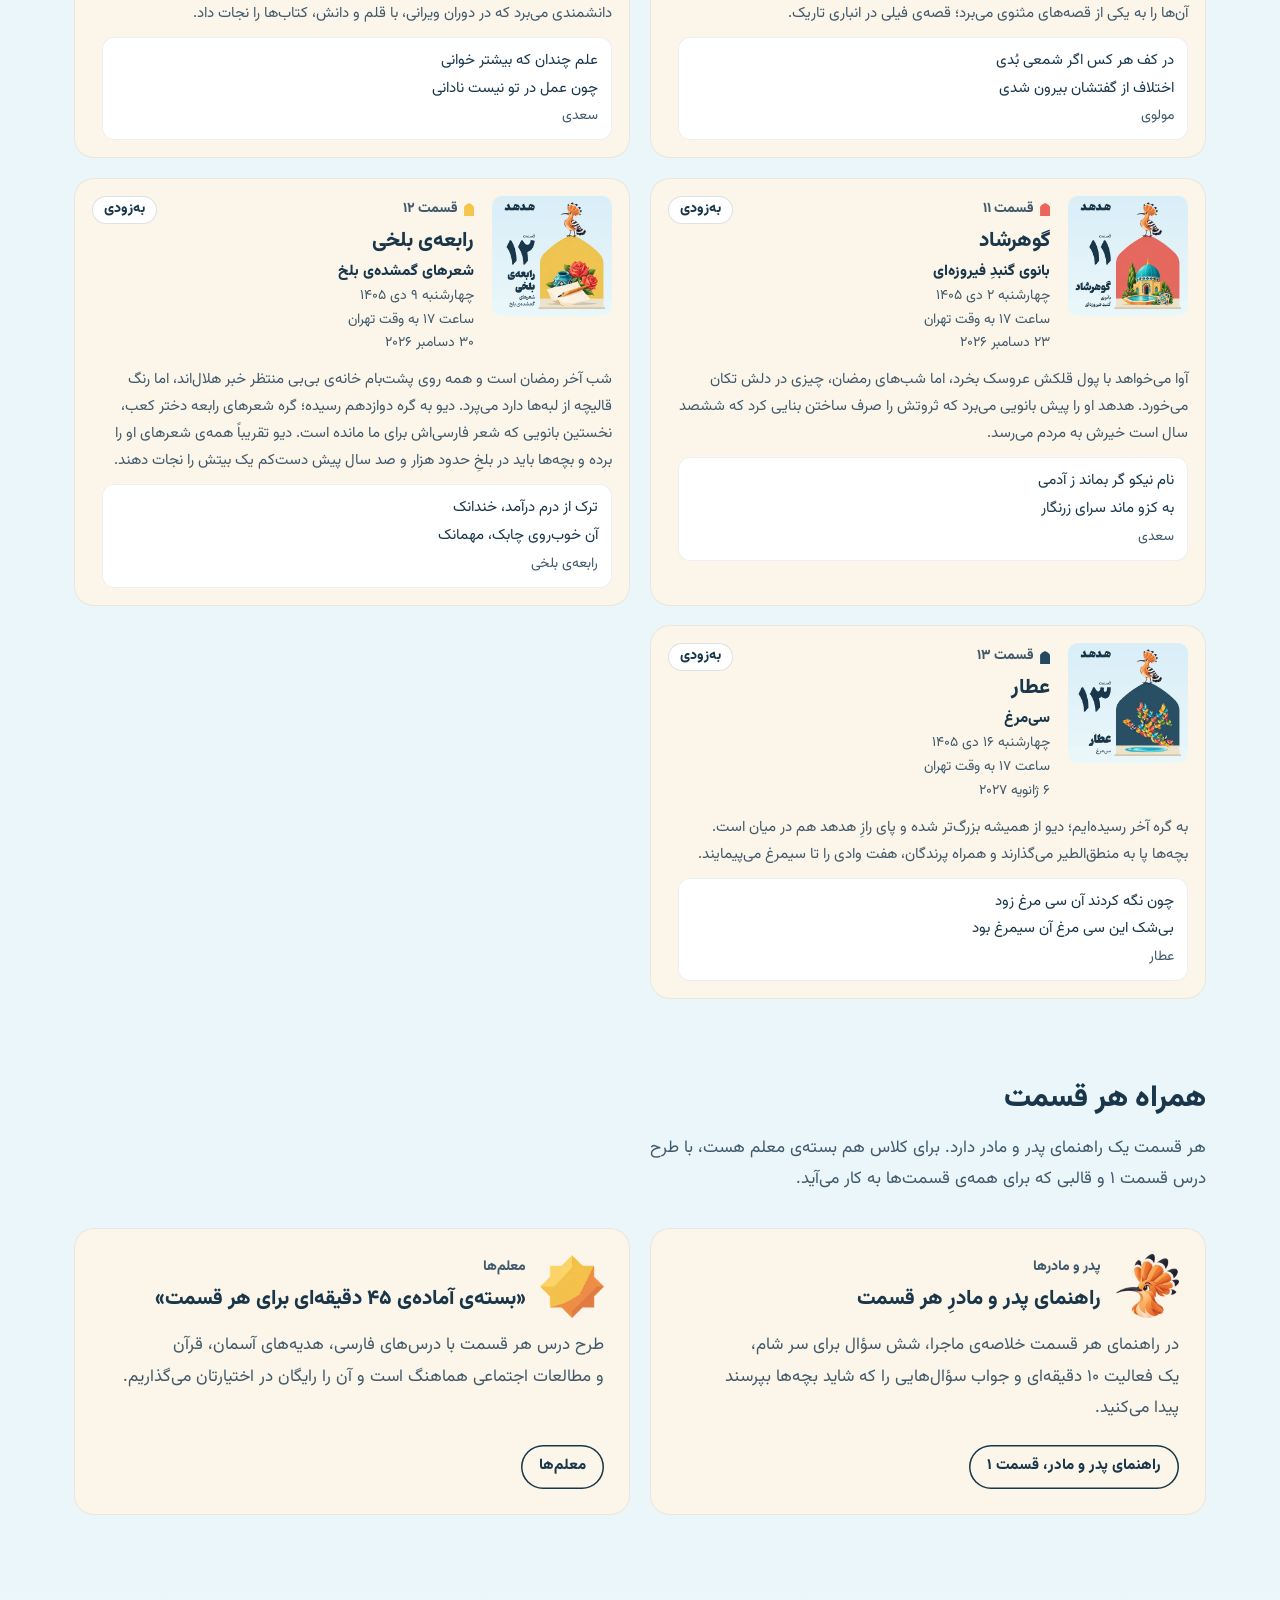
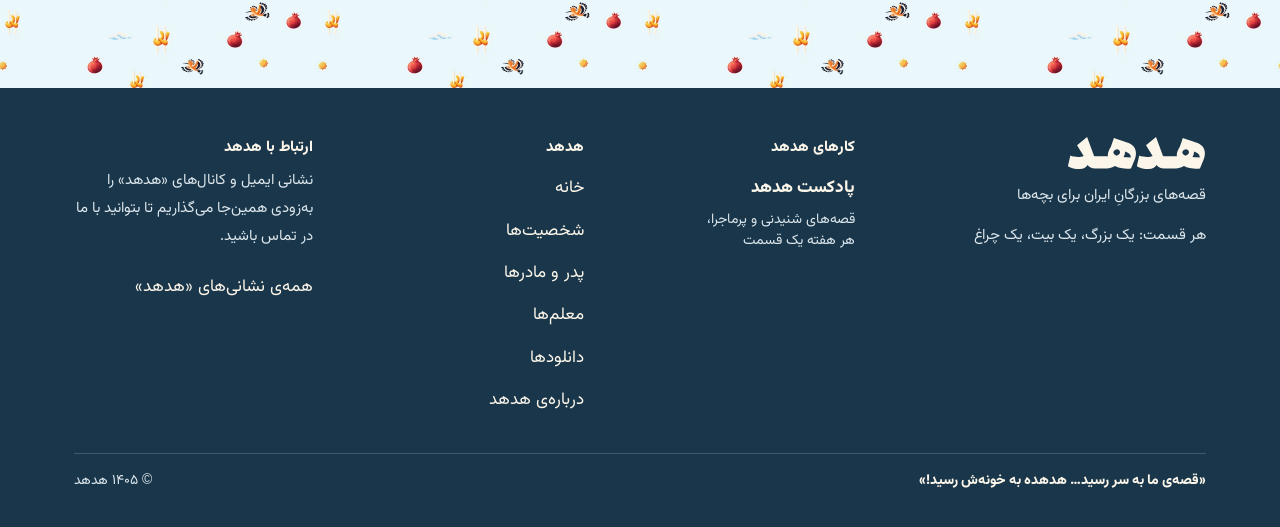
<file: podcast/index.html>
<!doctype html>
<html lang="fa" dir="rtl" class="no-js">
<head>
<meta charset="utf-8">
<meta name="viewport" content="width=device-width, initial-scale=1">
<title>پادکست هدهد</title>
<meta name="description" content="پادکست ماجرایی «هدهد» برای بچه‌های ۷ تا ۱۴ ساله. فصل اول سیزده قسمت دارد، از حافظ تا عطار؛ در هر قسمت یک بزرگ، یک بیت و یک چراغ.">
<link rel="canonical" href="https://hodhodclub.com/podcast/">
<meta name="theme-color" content="#EAF6FA">
<meta property="og:type" content="website">
<meta property="og:site_name" content="هدهد، قصه‌های بزرگانِ ایران برای بچه‌ها">
<meta property="og:locale" content="fa_IR">
<meta property="og:title" content="پادکست هدهد">
<meta property="og:description" content="پادکست ماجرایی «هدهد» برای بچه‌های ۷ تا ۱۴ ساله. فصل اول سیزده قسمت دارد، از حافظ تا عطار؛ در هر قسمت یک بزرگ، یک بیت و یک چراغ.">
<meta property="og:url" content="https://hodhodclub.com/podcast/">
<meta property="og:image" content="https://hodhodclub.com/og/podcast.jpg">
<meta property="og:image:width" content="1200">
<meta property="og:image:height" content="1200">
<meta property="og:image:alt" content="کاور پادکست هدهد: هدهد روی قالیچه، زیر آسمان روشن.">
<meta name="twitter:card" content="summary">
<link rel="icon" href="/favicon.ico" sizes="any">
<link rel="icon" type="image/png" sizes="32x32" href="/favicon-32.png">
<link rel="apple-touch-icon" href="/apple-touch-icon.png">
<link rel="manifest" href="/site.webmanifest">
<link rel="preload" href="/assets/fonts/vazirmatn.woff" as="font" type="font/woff" crossorigin>
<link rel="stylesheet" href="/assets/site.css?v=29d6ba2e">
<script>document.documentElement.className='js';window.HUDHUD_TEXT={"local": "به وقت شما: {day}، ساعت {time}", "countdown": "تا انتشار: {left}", "soon": "به‌زودی", "out": "منتشر شد", "today": "امروز", "play": "پخش", "pause": "مکث", "copied": "نشانی صفحه کپی شد.", "menu": "فهرست", "close": "بستن"}</script>
<script type="application/ld+json">{"@context": "https://schema.org", "@graph": [{"@type": "PodcastSeries", "name": "پادکست هدهد", "alternateName": "هدهد، قصه‌های بزرگانِ ایران برای بچه‌ها", "description": "پادکست ماجرایی «هدهد» برای بچه‌های ۷ تا ۱۴ ساله. فصل اول سیزده قسمت دارد، از حافظ تا عطار؛ در هر قسمت یک بزرگ، یک بیت و یک چراغ.", "inLanguage": "fa", "url": "https://hodhodclub.com/podcast/", "image": "https://hodhodclub.com/og/podcast.jpg", "audience": {"@type": "PeopleAudience", "suggestedMinAge": 7, "suggestedMaxAge": 14}, "brand": {"@type": "Brand", "name": "هدهد", "url": "https://hodhodclub.com/"}}, {"@type": "BreadcrumbList", "itemListElement": [{"@type": "ListItem", "position": 1, "name": "خانه", "item": "https://hodhodclub.com/"}, {"@type": "ListItem", "position": 2, "name": "پادکست", "item": "https://hodhodclub.com/podcast/"}]}]}</script>
</head>
<body>
<a class="skip" href="#main">رفتن به محتوای اصلی</a>
<header class="site-head"><div class="wrap head-row">
<div class="brand-row lockup"><a class="brand" href="/" aria-label="هدهد، صفحه‌ی اصلی"><svg class="wm-nav" aria-hidden="true" focusable="false" xmlns="http://www.w3.org/2000/svg" viewBox="-35 -1415 6046 1481"><path fill="currentColor" d="M690 -549Q638 -525 580.5 -514.5Q523 -504 457 -504Q363 -504 270.5 -521.0Q178 -538 110 -569L5 -92Q108 -35 238.5 -4.5Q369 26 518 26Q646 26 725.0 -24.0Q804 -74 866 -157Q907 -94 958.0 -60.0Q1009 -26 1088.5 -13.0Q1168 0 1292 0H1703V-530H1292Q1257 -530 1220.0 -534.5Q1183 -539 1144 -546L840 -1375L404 -1011Z M2008 -1332 1873 -937Q1835 -883 1805.5 -820.0Q1776 -757 1759.5 -691.5Q1743 -626 1743 -561Q1743 -545 1754 -531Q1746 -531 1738.5 -530.5Q1731 -530 1722.5 -530.0Q1714 -530 1703 -530Q1675 -530 1664.0 -510.0Q1653 -490 1653 -442V-93Q1653 -41 1663.5 -20.5Q1674 0 1703 0Q1789 0 1879.5 -29.0Q1970 -58 2055 -109Q2192 -36 2371.5 -5.0Q2551 26 2753 2L2888 -328Q2929 -423 2948.5 -501.0Q2968 -579 2968 -626Q2968 -730 2943.5 -811.5Q2919 -893 2868.0 -955.5Q2817 -1018 2737.0 -1065.0Q2657 -1112 2546 -1147Q2386 -1197 2257.5 -1241.5Q2129 -1286 2008 -1332ZM2122 -559Q1985 -610 1985 -682Q1985 -725 2009.5 -761.0Q2034 -797 2073.0 -818.5Q2112 -840 2155 -840Q2187 -840 2213.5 -820.5Q2240 -801 2256.5 -768.5Q2273 -736 2273 -697Q2273 -650 2234.5 -615.0Q2196 -580 2122 -559ZM2426 -496Q2461 -555 2479.5 -617.0Q2498 -679 2494 -738Q2576 -706 2630.5 -671.0Q2685 -636 2713.0 -598.5Q2741 -561 2741 -518Q2741 -510 2739.0 -499.5Q2737 -489 2736 -480Q2651 -480 2573.0 -484.0Q2495 -488 2426 -496Z M3693 -549Q3641 -525 3583.5 -514.5Q3526 -504 3460 -504Q3366 -504 3273.5 -521.0Q3181 -538 3113 -569L3008 -92Q3111 -35 3241.5 -4.5Q3372 26 3521 26Q3649 26 3728.0 -24.0Q3807 -74 3869 -157Q3910 -94 3961.0 -60.0Q4012 -26 4091.5 -13.0Q4171 0 4295 0H4706V-530H4295Q4260 -530 4223.0 -534.5Q4186 -539 4147 -546L3843 -1375L3407 -1011Z M5011 -1332 4876 -937Q4838 -883 4808.5 -820.0Q4779 -757 4762.5 -691.5Q4746 -626 4746 -561Q4746 -545 4757 -531Q4749 -531 4741.5 -530.5Q4734 -530 4725.5 -530.0Q4717 -530 4706 -530Q4678 -530 4667.0 -510.0Q4656 -490 4656 -442V-93Q4656 -41 4666.5 -20.5Q4677 0 4706 0Q4792 0 4882.5 -29.0Q4973 -58 5058 -109Q5195 -36 5374.5 -5.0Q5554 26 5756 2L5891 -328Q5932 -423 5951.5 -501.0Q5971 -579 5971 -626Q5971 -730 5946.5 -811.5Q5922 -893 5871.0 -955.5Q5820 -1018 5740.0 -1065.0Q5660 -1112 5549 -1147Q5389 -1197 5260.5 -1241.5Q5132 -1286 5011 -1332ZM5125 -559Q4988 -610 4988 -682Q4988 -725 5012.5 -761.0Q5037 -797 5076.0 -818.5Q5115 -840 5158 -840Q5190 -840 5216.5 -820.5Q5243 -801 5259.5 -768.5Q5276 -736 5276 -697Q5276 -650 5237.5 -615.0Q5199 -580 5125 -559ZM5429 -496Q5464 -555 5482.5 -617.0Q5501 -679 5497 -738Q5579 -706 5633.5 -671.0Q5688 -636 5716.0 -598.5Q5744 -561 5744 -518Q5744 -510 5742.0 -499.5Q5740 -489 5739 -480Q5654 -480 5576.0 -484.0Q5498 -488 5429 -496Z"/></svg></a><span class="lockup-rule" aria-hidden="true"></span><a class="lockup-label" href="/podcast/">پادکست</a></div>
<button class="menu-btn" type="button" aria-expanded="false" aria-controls="nav"><span class="bars"><span></span></span><span class="menu-label">فهرست</span></button>
<nav id="nav" class="nav" aria-label="فهرست"><ul><li><a href="/">خانه</a></li><li><a href="/podcast/" aria-current="page">پادکست</a></li><li><a href="/characters/">شخصیت‌ها</a></li><li><a href="/parents/">پدر و مادرها</a></li><li><a href="/teachers/">معلم‌ها</a></li><li><a href="/downloads/">دانلودها</a></li><li><a href="/about/">درباره‌ی هدهد</a></li></ul></nav>
</div></header>
<main id="main">
<nav class="crumbs wrap" aria-label="مسیر صفحه"><ol><li><a href="/">خانه</a></li><li aria-current="page">پادکست</li></ol></nav>
<section class="page-head product-hero" aria-labelledby="pod-title"><div class="wrap product-grid">
<div class="product-text">
<p class="eyebrow"><svg class="glyph" viewBox="0 0 1000 1300" aria-hidden="true" focusable="false" style="--g:var(--turquoise)"><path d="M0,1300 L0,460 L1,442 L3,424 L6,406 L11,389 L18,372 L25,356 L34,340 L44,325 L55,311 L67,297 L98,267 L130,239 L162,210 L196,183 L230,157 L265,132 L300,109 L337,86 L374,64 L411,43 L413,42 L415,41 L417,40 L420,39 L422,38 L424,37 L426,36 L428,35 L430,34 L432,34 L434,33 L437,32 L439,31 L441,31 L443,30 L445,29 L448,29 L450,28 L452,27 L454,27 L457,26 L459,26 L461,25 L463,25 L466,24 L468,24 L470,24 L472,23 L475,23 L477,23 L479,22 L482,22 L484,22 L486,22 L488,21 L491,21 L493,21 L495,21 L498,21 L500,21 L502,21 L505,21 L507,21 L509,21 L512,21 L514,22 L516,22 L518,22 L521,22 L523,23 L525,23 L528,23 L530,24 L532,24 L534,24 L537,25 L539,25 L541,26 L543,26 L546,27 L548,27 L550,28 L552,29 L555,29 L557,30 L559,31 L561,31 L563,32 L566,33 L568,34 L570,34 L572,35 L574,36 L576,37 L578,38 L580,39 L583,40 L585,41 L587,42 L589,43 L626,64 L663,86 L700,109 L735,132 L770,157 L804,183 L838,210 L870,239 L902,267 L933,297 L945,311 L956,325 L966,340 L975,356 L982,372 L989,389 L994,406 L997,424 L999,442 L1000,460 L1000,1300 Z"/></svg>هدهد خبر آورده!</p>
<h1 id="pod-title" class="product-title"><span class="sr">پادکست هدهد</span><span class="lockup lockup-big" aria-hidden="true"><svg class="wm-lock" aria-hidden="true" focusable="false" xmlns="http://www.w3.org/2000/svg" viewBox="-35 -1415 6046 1481"><path fill="currentColor" d="M690 -549Q638 -525 580.5 -514.5Q523 -504 457 -504Q363 -504 270.5 -521.0Q178 -538 110 -569L5 -92Q108 -35 238.5 -4.5Q369 26 518 26Q646 26 725.0 -24.0Q804 -74 866 -157Q907 -94 958.0 -60.0Q1009 -26 1088.5 -13.0Q1168 0 1292 0H1703V-530H1292Q1257 -530 1220.0 -534.5Q1183 -539 1144 -546L840 -1375L404 -1011Z M2008 -1332 1873 -937Q1835 -883 1805.5 -820.0Q1776 -757 1759.5 -691.5Q1743 -626 1743 -561Q1743 -545 1754 -531Q1746 -531 1738.5 -530.5Q1731 -530 1722.5 -530.0Q1714 -530 1703 -530Q1675 -530 1664.0 -510.0Q1653 -490 1653 -442V-93Q1653 -41 1663.5 -20.5Q1674 0 1703 0Q1789 0 1879.5 -29.0Q1970 -58 2055 -109Q2192 -36 2371.5 -5.0Q2551 26 2753 2L2888 -328Q2929 -423 2948.5 -501.0Q2968 -579 2968 -626Q2968 -730 2943.5 -811.5Q2919 -893 2868.0 -955.5Q2817 -1018 2737.0 -1065.0Q2657 -1112 2546 -1147Q2386 -1197 2257.5 -1241.5Q2129 -1286 2008 -1332ZM2122 -559Q1985 -610 1985 -682Q1985 -725 2009.5 -761.0Q2034 -797 2073.0 -818.5Q2112 -840 2155 -840Q2187 -840 2213.5 -820.5Q2240 -801 2256.5 -768.5Q2273 -736 2273 -697Q2273 -650 2234.5 -615.0Q2196 -580 2122 -559ZM2426 -496Q2461 -555 2479.5 -617.0Q2498 -679 2494 -738Q2576 -706 2630.5 -671.0Q2685 -636 2713.0 -598.5Q2741 -561 2741 -518Q2741 -510 2739.0 -499.5Q2737 -489 2736 -480Q2651 -480 2573.0 -484.0Q2495 -488 2426 -496Z M3693 -549Q3641 -525 3583.5 -514.5Q3526 -504 3460 -504Q3366 -504 3273.5 -521.0Q3181 -538 3113 -569L3008 -92Q3111 -35 3241.5 -4.5Q3372 26 3521 26Q3649 26 3728.0 -24.0Q3807 -74 3869 -157Q3910 -94 3961.0 -60.0Q4012 -26 4091.5 -13.0Q4171 0 4295 0H4706V-530H4295Q4260 -530 4223.0 -534.5Q4186 -539 4147 -546L3843 -1375L3407 -1011Z M5011 -1332 4876 -937Q4838 -883 4808.5 -820.0Q4779 -757 4762.5 -691.5Q4746 -626 4746 -561Q4746 -545 4757 -531Q4749 -531 4741.5 -530.5Q4734 -530 4725.5 -530.0Q4717 -530 4706 -530Q4678 -530 4667.0 -510.0Q4656 -490 4656 -442V-93Q4656 -41 4666.5 -20.5Q4677 0 4706 0Q4792 0 4882.5 -29.0Q4973 -58 5058 -109Q5195 -36 5374.5 -5.0Q5554 26 5756 2L5891 -328Q5932 -423 5951.5 -501.0Q5971 -579 5971 -626Q5971 -730 5946.5 -811.5Q5922 -893 5871.0 -955.5Q5820 -1018 5740.0 -1065.0Q5660 -1112 5549 -1147Q5389 -1197 5260.5 -1241.5Q5132 -1286 5011 -1332ZM5125 -559Q4988 -610 4988 -682Q4988 -725 5012.5 -761.0Q5037 -797 5076.0 -818.5Q5115 -840 5158 -840Q5190 -840 5216.5 -820.5Q5243 -801 5259.5 -768.5Q5276 -736 5276 -697Q5276 -650 5237.5 -615.0Q5199 -580 5125 -559ZM5429 -496Q5464 -555 5482.5 -617.0Q5501 -679 5497 -738Q5579 -706 5633.5 -671.0Q5688 -636 5716.0 -598.5Q5744 -561 5744 -518Q5744 -510 5742.0 -499.5Q5740 -489 5739 -480Q5654 -480 5576.0 -484.0Q5498 -488 5429 -496Z"/></svg><span class="lockup-rule"></span><span class="lockup-label">پادکست</span></span></h1>
<p class="lead">هر قسمت یک بزرگ، یک بیت، یک چراغ؛ پادکست ماجرایی ۲۰ دقیقه‌ای برای بچه‌های ۷ تا ۱۴ سال.</p>
<p class="platform-name"><span>نام کامل پادکست:</span> هدهد، قصه‌های بزرگانِ ایران برای بچه‌ها</p>
<div class="actions"><a class="btn btn-primary" href="/podcast/episode-01-hafez/">صفحه‌ی قسمت ۱</a><a class="btn btn-ghost" href="#season">همه‌ی قسمت‌ها</a></div>
<div class="release"><b>قسمت ۱: حافظ</b><span>دوشنبه ۲۰ مهر ۱۴۰۵، روز حافظ</span><span>ساعت ۲۱ به وقت تهران</span>
<small data-local="2026-10-12T17:30:00Z" hidden></small><small data-countdown="2026-10-12T17:30:00Z" hidden></small></div>
<p class="muted schedule">از قسمت ۲ به بعد، هر چهارشنبه ساعت ۱۷ به وقت تهران یک قسمت تازه منتشر می‌شود.</p>
</div>
<div class="product-art"><img src="/img/showcover-1000.webp" srcset="/img/showcover-400.webp 400w, /img/showcover-700.webp 700w, /img/showcover-1000.webp 1000w" sizes="400px" width="1000" height="1000" alt="کاور پادکست هدهد: هدهد روی قالیچه، زیر آسمان روشن." decoding="async" fetchpriority="high"></div>
</div></section>

<section class="section" id="latest" aria-labelledby="latest-title"><div class="wrap">
<article class="ep-feature card grain" id="listen" aria-labelledby="latest-title">
<a class="ep-feature-cover" href="/podcast/episode-01-hafez/" tabindex="-1" aria-hidden="true"><img src="/img/cover01-1100.webp" srcset="/img/cover01-400.webp 400w, /img/cover01-700.webp 700w, /img/cover01-1100.webp 1100w" sizes="(min-width: 1100px) 440px, (min-width: 700px) 38vw, 96px" width="1100" height="1100" alt="" loading="lazy" decoding="async"></a>
<div class="ep-feature-head"><p class="eyebrow"><svg class="glyph" viewBox="0 0 1000 1300" aria-hidden="true" focusable="false" style="--g:var(--leaf)"><path d="M0,1300 L0,460 L1,442 L3,424 L6,406 L11,389 L18,372 L25,356 L34,340 L44,325 L55,311 L67,297 L98,267 L130,239 L162,210 L196,183 L230,157 L265,132 L300,109 L337,86 L374,64 L411,43 L413,42 L415,41 L417,40 L420,39 L422,38 L424,37 L426,36 L428,35 L430,34 L432,34 L434,33 L437,32 L439,31 L441,31 L443,30 L445,29 L448,29 L450,28 L452,27 L454,27 L457,26 L459,26 L461,25 L463,25 L466,24 L468,24 L470,24 L472,23 L475,23 L477,23 L479,22 L482,22 L484,22 L486,22 L488,21 L491,21 L493,21 L495,21 L498,21 L500,21 L502,21 L505,21 L507,21 L509,21 L512,21 L514,22 L516,22 L518,22 L521,22 L523,23 L525,23 L528,23 L530,24 L532,24 L534,24 L537,25 L539,25 L541,26 L543,26 L546,27 L548,27 L550,28 L552,29 L555,29 L557,30 L559,31 L561,31 L563,32 L566,33 L568,34 L570,34 L572,35 L574,36 L576,37 L578,38 L580,39 L583,40 L585,41 L587,42 L589,43 L626,64 L663,86 L700,109 L735,132 L770,157 L804,183 L838,210 L870,239 L902,267 L933,297 L945,311 L956,325 L966,340 L975,356 L982,372 L989,389 L994,406 L997,424 L999,442 L1000,460 L1000,1300 Z"/></svg>فصل اول<span class="chip status" data-status="2026-10-12T17:30:00Z"></span></p>
<h2 id="latest-title" class="ep-head"><span class="ep-num">قسمت ۱</span> حافظ</h2>
<p class="ep-title">پسرِ نانوا و چهارده روایت</p></div>
<div class="player player-wait" role="note"><svg viewBox="0 0 48 48" aria-hidden="true"><g fill="none" stroke="currentColor" stroke-width="3.2" stroke-linecap="round"><path d="M6 20v8M13 14v20M20 9v30M27 16v16M34 12v24M41 20v8"/></g></svg><p data-late="قسمت ۱ به‌زودی همین‌جا پخش می‌شود." data-at="2026-10-12T17:30:00Z">قسمت ۱ از دوشنبه ۲۰ مهر، ساعت ۲۱ به وقت تهران، همین‌جا پخش می‌شود.</p></div>
<div class="ep-feature-about"><ul class="meta"><li class="chip">حدود ۲۲ دقیقه</li><li class="chip">برای ۷ تا ۱۴ ساله‌ها</li></ul><p class="logline">غروبِ روز حافظ، آوا و سینا هدهدِ قالیچه را بیدار می‌کنند و به شیرازِ هفتصد سال پیش می‌روند. آن‌جا پسرکی نانوا آن‌قدر از کار خسته است که می‌خواهد درسش را رها کند.</p></div>
<div class="actions"><a class="btn btn-primary" href="/podcast/episode-01-hafez/">صفحه‌ی قسمت و راهنمای پدر و مادر</a><a class="btn btn-ghost" href="/downloads/hodhod-parent-guide-ep01.pdf" download><svg viewBox="0 0 24 24" aria-hidden="true"><path fill="none" stroke="currentColor" stroke-width="2.2" stroke-linecap="round" stroke-linejoin="round" d="M12 4v11m-5-5 5 5 5-5M5 20h14"/></svg>راهنمای پدر و مادر (PDF)</a></div>
</article>
<div class="platforms platforms-band"><h2>از کجا بشنویم؟</h2><ul><li><a class="platform" href="https://t.me/hodhod_club" rel="noopener">تلگرام</a></li><li><a class="platform" href="https://eitaa.com/hodhod_club" rel="noopener">ایتا</a></li><li><a class="platform" href="https://ble.ir/hodhod_club" rel="noopener">بله</a></li></ul><p class="note">به‌زودی نشانی روبیکا، آپارات، یوتیوب، کست‌باکس، اسپاتیفای و اپل پادکست را هم می‌گذاریم.</p></div>
</div></section>

<section class="section" aria-labelledby="story-title"><div class="wrap story">
<div><p class="eyebrow"><svg class="glyph" viewBox="0 0 1000 1300" aria-hidden="true" focusable="false" style="--g:var(--coral)"><path d="M0,1300 L0,460 L1,442 L3,424 L6,406 L11,389 L18,372 L25,356 L34,340 L44,325 L55,311 L67,297 L98,267 L130,239 L162,210 L196,183 L230,157 L265,132 L300,109 L337,86 L374,64 L411,43 L413,42 L415,41 L417,40 L420,39 L422,38 L424,37 L426,36 L428,35 L430,34 L432,34 L434,33 L437,32 L439,31 L441,31 L443,30 L445,29 L448,29 L450,28 L452,27 L454,27 L457,26 L459,26 L461,25 L463,25 L466,24 L468,24 L470,24 L472,23 L475,23 L477,23 L479,22 L482,22 L484,22 L486,22 L488,21 L491,21 L493,21 L495,21 L498,21 L500,21 L502,21 L505,21 L507,21 L509,21 L512,21 L514,22 L516,22 L518,22 L521,22 L523,23 L525,23 L528,23 L530,24 L532,24 L534,24 L537,25 L539,25 L541,26 L543,26 L546,27 L548,27 L550,28 L552,29 L555,29 L557,30 L559,31 L561,31 L563,32 L566,33 L568,34 L570,34 L572,35 L574,36 L576,37 L578,38 L580,39 L583,40 L585,41 L587,42 L589,43 L626,64 L663,86 L700,109 L735,132 L770,157 L804,183 L838,210 L870,239 L902,267 L933,297 L945,311 L956,325 L966,340 L975,356 L982,372 L989,389 L994,406 L997,424 L999,442 L1000,460 L1000,1300 Z"/></svg>پَر بزن، تا دلِ قصه‌ها!</p><h2 id="story-title" class="sec-title">قصه از کجا شروع می‌شود؟</h2>
<blockquote class="prose"><p>دو بچه در خانه‌ی بی‌اینترنتِ مادربزرگشان یک قالیچه‌ی قدیمی پیدا می‌کنند. هدهدی که وسط قالیچه بافته شده زنده می‌شود و آن‌ها را به دیدار حافظ، فردوسی، ابن‌سینا، سعدی، پروین و بقیه می‌برد. آخر دیوِ فراموشی دارد گره‌های قالیچه را باز می‌کند و هر گره فقط وقتی دوباره طلایی می‌شود که بچه‌های قصه و شنونده‌ها شعر آن قسمت را از حفظ بخوانند. فصل اول ۱۳ قسمت دارد و از ۲۰ مهر رایگان منتشر می‌شود، همراه با راهنمای پدر و مادر و بسته‌ی معلم.</p></blockquote>
<p class="go-row"><a class="go" href="/characters/">آشنایی با شخصیت‌ها<svg viewBox="0 0 24 24" aria-hidden="true"><path fill="none" stroke="currentColor" stroke-width="2.2" stroke-linecap="round" stroke-linejoin="round" d="M19 12H5m6-6-6 6 6 6"/></svg></a></p></div>
<div><img class="lineup" src="/img/lineup-1800.webp" srcset="/img/lineup-720.webp 720w, /img/lineup-1200.webp 1200w, /img/lineup-1800.webp 1800w" sizes="(min-width: 900px) 560px, 92vw" width="1800" height="759" alt="شخصیت‌های هدهد کنار هم: بی‌بی‌جان، آوا، سینا، هدهد و دیوِ فراموشی." loading="lazy" decoding="async"></div>
</div></section>

<section class="section" aria-labelledby="seg-title"><div class="wrap">
<div class="section-head"><h2 id="seg-title">در هر قسمت چه می‌شنوید؟</h2></div>
<div class="grid grid-4"><div class="feature grain"><h3><svg class="glyph" viewBox="0 0 1000 1300" aria-hidden="true" focusable="false" style="--g:var(--coral)"><path d="M0,1300 L0,460 L1,442 L3,424 L6,406 L11,389 L18,372 L25,356 L34,340 L44,325 L55,311 L67,297 L98,267 L130,239 L162,210 L196,183 L230,157 L265,132 L300,109 L337,86 L374,64 L411,43 L413,42 L415,41 L417,40 L420,39 L422,38 L424,37 L426,36 L428,35 L430,34 L432,34 L434,33 L437,32 L439,31 L441,31 L443,30 L445,29 L448,29 L450,28 L452,27 L454,27 L457,26 L459,26 L461,25 L463,25 L466,24 L468,24 L470,24 L472,23 L475,23 L477,23 L479,22 L482,22 L484,22 L486,22 L488,21 L491,21 L493,21 L495,21 L498,21 L500,21 L502,21 L505,21 L507,21 L509,21 L512,21 L514,22 L516,22 L518,22 L521,22 L523,23 L525,23 L528,23 L530,24 L532,24 L534,24 L537,25 L539,25 L541,26 L543,26 L546,27 L548,27 L550,28 L552,29 L555,29 L557,30 L559,31 L561,31 L563,32 L566,33 L568,34 L570,34 L572,35 L574,36 L576,37 L578,38 L580,39 L583,40 L585,41 L587,42 L589,43 L626,64 L663,86 L700,109 L735,132 L770,157 L804,183 L838,210 L870,239 L902,267 L933,297 L945,311 L956,325 L966,340 L975,356 L982,372 L989,389 L994,406 L997,424 L999,442 L1000,460 L1000,1300 Z"/></svg>«راست یا قصه؟»</h3><p>در این بخش ثابت، سینای ۱۲ ساله و شکاک قصه افسانه را از تاریخ جدا می‌کند.</p></div><div class="feature grain"><h3><svg class="glyph" viewBox="0 0 1000 1300" aria-hidden="true" focusable="false" style="--g:var(--sunshine)"><path d="M0,1300 L0,460 L1,442 L3,424 L6,406 L11,389 L18,372 L25,356 L34,340 L44,325 L55,311 L67,297 L98,267 L130,239 L162,210 L196,183 L230,157 L265,132 L300,109 L337,86 L374,64 L411,43 L413,42 L415,41 L417,40 L420,39 L422,38 L424,37 L426,36 L428,35 L430,34 L432,34 L434,33 L437,32 L439,31 L441,31 L443,30 L445,29 L448,29 L450,28 L452,27 L454,27 L457,26 L459,26 L461,25 L463,25 L466,24 L468,24 L470,24 L472,23 L475,23 L477,23 L479,22 L482,22 L484,22 L486,22 L488,21 L491,21 L493,21 L495,21 L498,21 L500,21 L502,21 L505,21 L507,21 L509,21 L512,21 L514,22 L516,22 L518,22 L521,22 L523,23 L525,23 L528,23 L530,24 L532,24 L534,24 L537,25 L539,25 L541,26 L543,26 L546,27 L548,27 L550,28 L552,29 L555,29 L557,30 L559,31 L561,31 L563,32 L566,33 L568,34 L570,34 L572,35 L574,36 L576,37 L578,38 L580,39 L583,40 L585,41 L587,42 L589,43 L626,64 L663,86 L700,109 L735,132 L770,157 L804,183 L838,210 L870,239 L902,267 L933,297 L945,311 L956,325 L966,340 L975,356 L982,372 L989,389 L994,406 L997,424 L999,442 L1000,460 L1000,1300 Z"/></svg>«بیت‌باکس»</h3><p>شعر هر قسمت را روی ریتمی ساده می‌خوانیم تا حفظ کردنش مثل بازی شود.</p></div><div class="feature grain"><h3><svg class="glyph" viewBox="0 0 1000 1300" aria-hidden="true" focusable="false" style="--g:var(--turquoise)"><path d="M0,1300 L0,460 L1,442 L3,424 L6,406 L11,389 L18,372 L25,356 L34,340 L44,325 L55,311 L67,297 L98,267 L130,239 L162,210 L196,183 L230,157 L265,132 L300,109 L337,86 L374,64 L411,43 L413,42 L415,41 L417,40 L420,39 L422,38 L424,37 L426,36 L428,35 L430,34 L432,34 L434,33 L437,32 L439,31 L441,31 L443,30 L445,29 L448,29 L450,28 L452,27 L454,27 L457,26 L459,26 L461,25 L463,25 L466,24 L468,24 L470,24 L472,23 L475,23 L477,23 L479,22 L482,22 L484,22 L486,22 L488,21 L491,21 L493,21 L495,21 L498,21 L500,21 L502,21 L505,21 L507,21 L509,21 L512,21 L514,22 L516,22 L518,22 L521,22 L523,23 L525,23 L528,23 L530,24 L532,24 L534,24 L537,25 L539,25 L541,26 L543,26 L546,27 L548,27 L550,28 L552,29 L555,29 L557,30 L559,31 L561,31 L563,32 L566,33 L568,34 L570,34 L572,35 L574,36 L576,37 L578,38 L580,39 L583,40 L585,41 L587,42 L589,43 L626,64 L663,86 L700,109 L735,132 L770,157 L804,183 L838,210 L870,239 L902,267 L933,297 L945,311 L956,325 L966,340 L975,356 L982,372 L989,389 L994,406 L997,424 L999,442 L1000,460 L1000,1300 Z"/></svg>«چراغ راه»</h3><p>در این بخش بی‌بی‌جان با خاطره یا قصه‌ای کوچک، در چند جمله‌ی کوتاه و گرم، یک حرف خوب برای زندگی را از دل ماجرا بیرون می‌آورد. منبع این حرف همیشه روشن است.</p></div><div class="feature grain"><h3><svg class="glyph" viewBox="0 0 1000 1300" aria-hidden="true" focusable="false" style="--g:var(--leaf)"><path d="M0,1300 L0,460 L1,442 L3,424 L6,406 L11,389 L18,372 L25,356 L34,340 L44,325 L55,311 L67,297 L98,267 L130,239 L162,210 L196,183 L230,157 L265,132 L300,109 L337,86 L374,64 L411,43 L413,42 L415,41 L417,40 L420,39 L422,38 L424,37 L426,36 L428,35 L430,34 L432,34 L434,33 L437,32 L439,31 L441,31 L443,30 L445,29 L448,29 L450,28 L452,27 L454,27 L457,26 L459,26 L461,25 L463,25 L466,24 L468,24 L470,24 L472,23 L475,23 L477,23 L479,22 L482,22 L484,22 L486,22 L488,21 L491,21 L493,21 L495,21 L498,21 L500,21 L502,21 L505,21 L507,21 L509,21 L512,21 L514,22 L516,22 L518,22 L521,22 L523,23 L525,23 L528,23 L530,24 L532,24 L534,24 L537,25 L539,25 L541,26 L543,26 L546,27 L548,27 L550,28 L552,29 L555,29 L557,30 L559,31 L561,31 L563,32 L566,33 L568,34 L570,34 L572,35 L574,36 L576,37 L578,38 L580,39 L583,40 L585,41 L587,42 L589,43 L626,64 L663,86 L700,109 L735,132 L770,157 L804,183 L838,210 L870,239 L902,267 L933,297 L945,311 L956,325 L966,340 L975,356 L982,372 L989,389 L994,406 L997,424 L999,442 L1000,460 L1000,1300 Z"/></svg>بازی حرف رمز</h3><p>هر قسمت یک حرف رمز دارد؛ سیزده حرف که کنار هم بنشینند، یک جمله‌ی مخفی می‌سازند.</p></div></div>
</div></section>

<section class="section" id="season" aria-labelledby="season-title"><div class="wrap">
<div class="section-head"><p class="eyebrow"><svg class="glyph" viewBox="0 0 1000 1300" aria-hidden="true" focusable="false" style="--g:var(--sunshine)"><path d="M0,1300 L0,460 L1,442 L3,424 L6,406 L11,389 L18,372 L25,356 L34,340 L44,325 L55,311 L67,297 L98,267 L130,239 L162,210 L196,183 L230,157 L265,132 L300,109 L337,86 L374,64 L411,43 L413,42 L415,41 L417,40 L420,39 L422,38 L424,37 L426,36 L428,35 L430,34 L432,34 L434,33 L437,32 L439,31 L441,31 L443,30 L445,29 L448,29 L450,28 L452,27 L454,27 L457,26 L459,26 L461,25 L463,25 L466,24 L468,24 L470,24 L472,23 L475,23 L477,23 L479,22 L482,22 L484,22 L486,22 L488,21 L491,21 L493,21 L495,21 L498,21 L500,21 L502,21 L505,21 L507,21 L509,21 L512,21 L514,22 L516,22 L518,22 L521,22 L523,23 L525,23 L528,23 L530,24 L532,24 L534,24 L537,25 L539,25 L541,26 L543,26 L546,27 L548,27 L550,28 L552,29 L555,29 L557,30 L559,31 L561,31 L563,32 L566,33 L568,34 L570,34 L572,35 L574,36 L576,37 L578,38 L580,39 L583,40 L585,41 L587,42 L589,43 L626,64 L663,86 L700,109 L735,132 L770,157 L804,183 L838,210 L870,239 L902,267 L933,297 L945,311 L956,325 L966,340 L975,356 L982,372 L989,389 L994,406 L997,424 L999,442 L1000,460 L1000,1300 Z"/></svg>فصل اول</p><h2 id="season-title">فصل اول: ۱۳ گره، ۱۳ حرف</h2>
<p>هر گره فقط وقتی دوباره محکم و طلایی می‌شود که بچه‌های قصه و شنونده‌ها <strong>بیتِ آن قسمت را از حفظ بخوانند</strong>.</p><p class="muted">زمان انتشار قسمت ۱: دوشنبه ۲۰ مهر ۱۴۰۵، روز حافظ، ساعت ۲۱ به وقت تهران. از قسمت ۲ به بعد، هر چهارشنبه ساعت ۱۷ یک قسمت تازه منتشر می‌شود.</p></div>
<div class="knots" aria-hidden="true"><span data-knot="2026-10-12T17:30:00Z"><img class="grey" src="/img/knot_grey-62.webp" srcset="/img/knot_grey-62.webp 62w" sizes="40px" width="62" height="100" alt="" loading="lazy" decoding="async"><img class="gold" src="/img/knot_gold-60.webp" srcset="/img/knot_gold-60.webp 60w" sizes="40px" width="60" height="100" alt="" loading="lazy" decoding="async"></span><span data-knot="2026-10-21T13:30:00Z"><img class="grey" src="/img/knot_grey-62.webp" srcset="/img/knot_grey-62.webp 62w" sizes="40px" width="62" height="100" alt="" loading="lazy" decoding="async"><img class="gold" src="/img/knot_gold-60.webp" srcset="/img/knot_gold-60.webp 60w" sizes="40px" width="60" height="100" alt="" loading="lazy" decoding="async"></span><span data-knot="2026-10-28T13:30:00Z"><img class="grey" src="/img/knot_grey-62.webp" srcset="/img/knot_grey-62.webp 62w" sizes="40px" width="62" height="100" alt="" loading="lazy" decoding="async"><img class="gold" src="/img/knot_gold-60.webp" srcset="/img/knot_gold-60.webp 60w" sizes="40px" width="60" height="100" alt="" loading="lazy" decoding="async"></span><span data-knot="2026-11-04T13:30:00Z"><img class="grey" src="/img/knot_grey-62.webp" srcset="/img/knot_grey-62.webp 62w" sizes="40px" width="62" height="100" alt="" loading="lazy" decoding="async"><img class="gold" src="/img/knot_gold-60.webp" srcset="/img/knot_gold-60.webp 60w" sizes="40px" width="60" height="100" alt="" loading="lazy" decoding="async"></span><span data-knot="2026-11-11T13:30:00Z"><img class="grey" src="/img/knot_grey-62.webp" srcset="/img/knot_grey-62.webp 62w" sizes="40px" width="62" height="100" alt="" loading="lazy" decoding="async"><img class="gold" src="/img/knot_gold-60.webp" srcset="/img/knot_gold-60.webp 60w" sizes="40px" width="60" height="100" alt="" loading="lazy" decoding="async"></span><span data-knot="2026-11-18T13:30:00Z"><img class="grey" src="/img/knot_grey-62.webp" srcset="/img/knot_grey-62.webp 62w" sizes="40px" width="62" height="100" alt="" loading="lazy" decoding="async"><img class="gold" src="/img/knot_gold-60.webp" srcset="/img/knot_gold-60.webp 60w" sizes="40px" width="60" height="100" alt="" loading="lazy" decoding="async"></span><span data-knot="2026-11-25T13:30:00Z"><img class="grey" src="/img/knot_grey-62.webp" srcset="/img/knot_grey-62.webp 62w" sizes="40px" width="62" height="100" alt="" loading="lazy" decoding="async"><img class="gold" src="/img/knot_gold-60.webp" srcset="/img/knot_gold-60.webp 60w" sizes="40px" width="60" height="100" alt="" loading="lazy" decoding="async"></span><span data-knot="2026-12-02T13:30:00Z"><img class="grey" src="/img/knot_grey-62.webp" srcset="/img/knot_grey-62.webp 62w" sizes="40px" width="62" height="100" alt="" loading="lazy" decoding="async"><img class="gold" src="/img/knot_gold-60.webp" srcset="/img/knot_gold-60.webp 60w" sizes="40px" width="60" height="100" alt="" loading="lazy" decoding="async"></span><span data-knot="2026-12-09T13:30:00Z"><img class="grey" src="/img/knot_grey-62.webp" srcset="/img/knot_grey-62.webp 62w" sizes="40px" width="62" height="100" alt="" loading="lazy" decoding="async"><img class="gold" src="/img/knot_gold-60.webp" srcset="/img/knot_gold-60.webp 60w" sizes="40px" width="60" height="100" alt="" loading="lazy" decoding="async"></span><span data-knot="2026-12-16T13:30:00Z"><img class="grey" src="/img/knot_grey-62.webp" srcset="/img/knot_grey-62.webp 62w" sizes="40px" width="62" height="100" alt="" loading="lazy" decoding="async"><img class="gold" src="/img/knot_gold-60.webp" srcset="/img/knot_gold-60.webp 60w" sizes="40px" width="60" height="100" alt="" loading="lazy" decoding="async"></span><span data-knot="2026-12-23T13:30:00Z"><img class="grey" src="/img/knot_grey-62.webp" srcset="/img/knot_grey-62.webp 62w" sizes="40px" width="62" height="100" alt="" loading="lazy" decoding="async"><img class="gold" src="/img/knot_gold-60.webp" srcset="/img/knot_gold-60.webp 60w" sizes="40px" width="60" height="100" alt="" loading="lazy" decoding="async"></span><span data-knot="2026-12-30T13:30:00Z"><img class="grey" src="/img/knot_grey-62.webp" srcset="/img/knot_grey-62.webp 62w" sizes="40px" width="62" height="100" alt="" loading="lazy" decoding="async"><img class="gold" src="/img/knot_gold-60.webp" srcset="/img/knot_gold-60.webp 60w" sizes="40px" width="60" height="100" alt="" loading="lazy" decoding="async"></span><span data-knot="2027-01-06T13:30:00Z"><img class="grey" src="/img/knot_grey-62.webp" srcset="/img/knot_grey-62.webp 62w" sizes="40px" width="62" height="100" alt="" loading="lazy" decoding="async"><img class="gold" src="/img/knot_gold-60.webp" srcset="/img/knot_gold-60.webp 60w" sizes="40px" width="60" height="100" alt="" loading="lazy" decoding="async"></span></div>
<div class="ep-grid"><article class="ep-card" id="ep1" style="--accent:var(--leaf)"><a class="cover" href="/podcast/episode-01-hafez/"><img src="/img/cover01-1100.webp" srcset="/img/cover01-400.webp 400w, /img/cover01-700.webp 700w, /img/cover01-1100.webp 1100w" sizes="(min-width: 640px) 120px, 88px" width="1100" height="1100" alt="کاور قسمت ۱: حافظ، پسرِ نانوا و چهارده روایت" loading="lazy" decoding="async"></a>
<div class="body"><div class="top"><span class="num"><svg class="glyph" viewBox="0 0 1000 1300" aria-hidden="true" focusable="false" style="--g:var(--leaf)"><path d="M0,1300 L0,460 L1,442 L3,424 L6,406 L11,389 L18,372 L25,356 L34,340 L44,325 L55,311 L67,297 L98,267 L130,239 L162,210 L196,183 L230,157 L265,132 L300,109 L337,86 L374,64 L411,43 L413,42 L415,41 L417,40 L420,39 L422,38 L424,37 L426,36 L428,35 L430,34 L432,34 L434,33 L437,32 L439,31 L441,31 L443,30 L445,29 L448,29 L450,28 L452,27 L454,27 L457,26 L459,26 L461,25 L463,25 L466,24 L468,24 L470,24 L472,23 L475,23 L477,23 L479,22 L482,22 L484,22 L486,22 L488,21 L491,21 L493,21 L495,21 L498,21 L500,21 L502,21 L505,21 L507,21 L509,21 L512,21 L514,22 L516,22 L518,22 L521,22 L523,23 L525,23 L528,23 L530,24 L532,24 L534,24 L537,25 L539,25 L541,26 L543,26 L546,27 L548,27 L550,28 L552,29 L555,29 L557,30 L559,31 L561,31 L563,32 L566,33 L568,34 L570,34 L572,35 L574,36 L576,37 L578,38 L580,39 L583,40 L585,41 L587,42 L589,43 L626,64 L663,86 L700,109 L735,132 L770,157 L804,183 L838,210 L870,239 L902,267 L933,297 L945,311 L956,325 L966,340 L975,356 L982,372 L989,389 L994,406 L997,424 L999,442 L1000,460 L1000,1300 Z"/></svg>قسمت ۱</span><span class="chip status" data-status="2026-10-12T17:30:00Z"></span></div>
<h3>حافظ</h3><p class="title">پسرِ نانوا و چهارده روایت</p>
<p class="date"><span>دوشنبه ۲۰ مهر ۱۴۰۵، روز حافظ</span><span>ساعت ۲۱ به وقت تهران</span><small>۱۲ اکتبر ۲۰۲۶</small></p>
<p class="logline">غروبِ روز حافظ، آوا و سینا هدهدِ قالیچه را بیدار می‌کنند و به شیرازِ هفتصد سال پیش می‌روند. آن‌جا پسرکی نانوا آن‌قدر از کار خسته است که می‌خواهد درسش را رها کند.</p>
<blockquote class="verse-mini"><span>سعی‌نابرده در این راه به جایی نرسی</span><span>مزد اگر می‌طلبی، طاعتِ استاد بِبَر</span><small>حافظ</small></blockquote>
<div class="more"><a class="btn btn-primary btn-sm" href="/podcast/episode-01-hafez/">صفحه‌ی قسمت و راهنمای پدر و مادر</a></div></div></article><article class="ep-card" id="ep2" style="--accent:var(--sunshine)"><div class="cover"><img src="/img/cover02-1100.webp" srcset="/img/cover02-400.webp 400w, /img/cover02-700.webp 700w, /img/cover02-1100.webp 1100w" sizes="(min-width: 640px) 120px, 88px" width="1100" height="1100" alt="کاور قسمت ۲: فردوسی، قولِ سی‌ساله" loading="lazy" decoding="async"></div>
<div class="body"><div class="top"><span class="num"><svg class="glyph" viewBox="0 0 1000 1300" aria-hidden="true" focusable="false" style="--g:var(--sunshine)"><path d="M0,1300 L0,460 L1,442 L3,424 L6,406 L11,389 L18,372 L25,356 L34,340 L44,325 L55,311 L67,297 L98,267 L130,239 L162,210 L196,183 L230,157 L265,132 L300,109 L337,86 L374,64 L411,43 L413,42 L415,41 L417,40 L420,39 L422,38 L424,37 L426,36 L428,35 L430,34 L432,34 L434,33 L437,32 L439,31 L441,31 L443,30 L445,29 L448,29 L450,28 L452,27 L454,27 L457,26 L459,26 L461,25 L463,25 L466,24 L468,24 L470,24 L472,23 L475,23 L477,23 L479,22 L482,22 L484,22 L486,22 L488,21 L491,21 L493,21 L495,21 L498,21 L500,21 L502,21 L505,21 L507,21 L509,21 L512,21 L514,22 L516,22 L518,22 L521,22 L523,23 L525,23 L528,23 L530,24 L532,24 L534,24 L537,25 L539,25 L541,26 L543,26 L546,27 L548,27 L550,28 L552,29 L555,29 L557,30 L559,31 L561,31 L563,32 L566,33 L568,34 L570,34 L572,35 L574,36 L576,37 L578,38 L580,39 L583,40 L585,41 L587,42 L589,43 L626,64 L663,86 L700,109 L735,132 L770,157 L804,183 L838,210 L870,239 L902,267 L933,297 L945,311 L956,325 L966,340 L975,356 L982,372 L989,389 L994,406 L997,424 L999,442 L1000,460 L1000,1300 Z"/></svg>قسمت ۲</span><span class="chip status" data-status="2026-10-21T13:30:00Z"></span></div>
<h3>فردوسی</h3><p class="title">قولِ سی‌ساله</p>
<p class="date"><span>چهارشنبه ۲۹ مهر ۱۴۰۵</span><span>ساعت ۱۷ به وقت تهران</span><small>۲۱ اکتبر ۲۰۲۶</small></p>
<p class="logline">سینا قولی را که به آوا داده بود یادش رفته. هدهد آن‌ها را به توس می‌برد، پیش پیرمردی که سی سال است پای قولی ایستاده: زنده نگه داشتن زبان فارسی.</p>
<blockquote class="verse-mini"><span>توانا بود هر که دانا بود</span><span>ز دانش دل پیر برنا بود</span><small>فردوسی</small></blockquote>
</div></article><article class="ep-card" id="ep3" style="--accent:var(--coral)"><div class="cover"><img src="/img/cover03-1100.webp" srcset="/img/cover03-400.webp 400w, /img/cover03-700.webp 700w, /img/cover03-1100.webp 1100w" sizes="(min-width: 640px) 120px, 88px" width="1100" height="1100" alt="کاور قسمت ۳: سلمان فارسی، جوینده‌ای از اصفهان" loading="lazy" decoding="async"></div>
<div class="body"><div class="top"><span class="num"><svg class="glyph" viewBox="0 0 1000 1300" aria-hidden="true" focusable="false" style="--g:var(--coral)"><path d="M0,1300 L0,460 L1,442 L3,424 L6,406 L11,389 L18,372 L25,356 L34,340 L44,325 L55,311 L67,297 L98,267 L130,239 L162,210 L196,183 L230,157 L265,132 L300,109 L337,86 L374,64 L411,43 L413,42 L415,41 L417,40 L420,39 L422,38 L424,37 L426,36 L428,35 L430,34 L432,34 L434,33 L437,32 L439,31 L441,31 L443,30 L445,29 L448,29 L450,28 L452,27 L454,27 L457,26 L459,26 L461,25 L463,25 L466,24 L468,24 L470,24 L472,23 L475,23 L477,23 L479,22 L482,22 L484,22 L486,22 L488,21 L491,21 L493,21 L495,21 L498,21 L500,21 L502,21 L505,21 L507,21 L509,21 L512,21 L514,22 L516,22 L518,22 L521,22 L523,23 L525,23 L528,23 L530,24 L532,24 L534,24 L537,25 L539,25 L541,26 L543,26 L546,27 L548,27 L550,28 L552,29 L555,29 L557,30 L559,31 L561,31 L563,32 L566,33 L568,34 L570,34 L572,35 L574,36 L576,37 L578,38 L580,39 L583,40 L585,41 L587,42 L589,43 L626,64 L663,86 L700,109 L735,132 L770,157 L804,183 L838,210 L870,239 L902,267 L933,297 L945,311 L956,325 L966,340 L975,356 L982,372 L989,389 L994,406 L997,424 L999,442 L1000,460 L1000,1300 Z"/></svg>قسمت ۳</span><span class="chip status" data-status="2026-10-28T13:30:00Z"></span></div>
<h3>سلمان فارسی</h3><p class="title">جوینده‌ای از اصفهان</p>
<p class="date"><span>چهارشنبه ۶ آبان ۱۴۰۵</span><span>ساعت ۱۷ به وقت تهران</span><small>۲۸ اکتبر ۲۰۲۶</small></p>
<p class="logline">سینا می‌پرسد: «می‌شه هم ایرانی بود هم مسلمون؟» هدهد جوابش را با یکی از طولانی‌ترین سفرهای تاریخ می‌دهد: سفر روزبه، جوانی از روستای جی اصفهان، تا مدینه.</p>
<blockquote class="verse-mini"><span>آب کم جو، تشنگی آور به دست</span><span>تا بجوشد آبت از بالا و پست</span><small>مولوی</small></blockquote>
</div></article><article class="ep-card" id="ep4" style="--accent:var(--turquoise)"><div class="cover"><img src="/img/cover04-1100.webp" srcset="/img/cover04-400.webp 400w, /img/cover04-700.webp 700w, /img/cover04-1100.webp 1100w" sizes="(min-width: 640px) 120px, 88px" width="1100" height="1100" alt="کاور قسمت ۴: ابن‌سینا، چهل بار خواندن" loading="lazy" decoding="async"></div>
<div class="body"><div class="top"><span class="num"><svg class="glyph" viewBox="0 0 1000 1300" aria-hidden="true" focusable="false" style="--g:var(--turquoise)"><path d="M0,1300 L0,460 L1,442 L3,424 L6,406 L11,389 L18,372 L25,356 L34,340 L44,325 L55,311 L67,297 L98,267 L130,239 L162,210 L196,183 L230,157 L265,132 L300,109 L337,86 L374,64 L411,43 L413,42 L415,41 L417,40 L420,39 L422,38 L424,37 L426,36 L428,35 L430,34 L432,34 L434,33 L437,32 L439,31 L441,31 L443,30 L445,29 L448,29 L450,28 L452,27 L454,27 L457,26 L459,26 L461,25 L463,25 L466,24 L468,24 L470,24 L472,23 L475,23 L477,23 L479,22 L482,22 L484,22 L486,22 L488,21 L491,21 L493,21 L495,21 L498,21 L500,21 L502,21 L505,21 L507,21 L509,21 L512,21 L514,22 L516,22 L518,22 L521,22 L523,23 L525,23 L528,23 L530,24 L532,24 L534,24 L537,25 L539,25 L541,26 L543,26 L546,27 L548,27 L550,28 L552,29 L555,29 L557,30 L559,31 L561,31 L563,32 L566,33 L568,34 L570,34 L572,35 L574,36 L576,37 L578,38 L580,39 L583,40 L585,41 L587,42 L589,43 L626,64 L663,86 L700,109 L735,132 L770,157 L804,183 L838,210 L870,239 L902,267 L933,297 L945,311 L956,325 L966,340 L975,356 L982,372 L989,389 L994,406 L997,424 L999,442 L1000,460 L1000,1300 Z"/></svg>قسمت ۴</span><span class="chip status" data-status="2026-11-04T13:30:00Z"></span></div>
<h3>ابن‌سینا</h3><p class="title">چهل بار خواندن</p>
<p class="date"><span>چهارشنبه ۱۳ آبان ۱۴۰۵</span><span>ساعت ۱۷ به وقت تهران</span><small>۴ نوامبر ۲۰۲۶</small></p>
<p class="logline">سینا با هم‌نامش آشنا می‌شود و می‌فهمد حتی نابغه‌ها هم گاهی چیزی را نمی‌فهمند.</p>
<blockquote class="verse-mini"><span>دل گرچه در این بادیه بسیار شتافت</span><span>یک موی ندانست ولی موی شکافت</span><small>منسوب به ابن‌سینا</small></blockquote>
</div></article><article class="ep-card" id="ep5" style="--accent:var(--sunshine)"><div class="cover"><img src="/img/cover05-1100.webp" srcset="/img/cover05-400.webp 400w, /img/cover05-700.webp 700w, /img/cover05-1100.webp 1100w" sizes="(min-width: 640px) 120px, 88px" width="1100" height="1100" alt="کاور قسمت ۵: سعدی، شعری که دورِ دنیا رفت" loading="lazy" decoding="async"></div>
<div class="body"><div class="top"><span class="num"><svg class="glyph" viewBox="0 0 1000 1300" aria-hidden="true" focusable="false" style="--g:var(--sunshine)"><path d="M0,1300 L0,460 L1,442 L3,424 L6,406 L11,389 L18,372 L25,356 L34,340 L44,325 L55,311 L67,297 L98,267 L130,239 L162,210 L196,183 L230,157 L265,132 L300,109 L337,86 L374,64 L411,43 L413,42 L415,41 L417,40 L420,39 L422,38 L424,37 L426,36 L428,35 L430,34 L432,34 L434,33 L437,32 L439,31 L441,31 L443,30 L445,29 L448,29 L450,28 L452,27 L454,27 L457,26 L459,26 L461,25 L463,25 L466,24 L468,24 L470,24 L472,23 L475,23 L477,23 L479,22 L482,22 L484,22 L486,22 L488,21 L491,21 L493,21 L495,21 L498,21 L500,21 L502,21 L505,21 L507,21 L509,21 L512,21 L514,22 L516,22 L518,22 L521,22 L523,23 L525,23 L528,23 L530,24 L532,24 L534,24 L537,25 L539,25 L541,26 L543,26 L546,27 L548,27 L550,28 L552,29 L555,29 L557,30 L559,31 L561,31 L563,32 L566,33 L568,34 L570,34 L572,35 L574,36 L576,37 L578,38 L580,39 L583,40 L585,41 L587,42 L589,43 L626,64 L663,86 L700,109 L735,132 L770,157 L804,183 L838,210 L870,239 L902,267 L933,297 L945,311 L956,325 L966,340 L975,356 L982,372 L989,389 L994,406 L997,424 L999,442 L1000,460 L1000,1300 Z"/></svg>قسمت ۵</span><span class="chip status" data-status="2026-11-11T13:30:00Z"></span></div>
<h3>سعدی</h3><p class="title">شعری که دورِ دنیا رفت</p>
<p class="date"><span>چهارشنبه ۲۰ آبان ۱۴۰۵</span><span>ساعت ۱۷ به وقت تهران</span><small>۱۱ نوامبر ۲۰۲۶</small></p>
<p class="logline">آوا و سینا سر مدادرنگی‌ها دعوای بدی کرده‌اند و دیو از دعوایشان چاق‌تر می‌شود. هدهد آن‌ها را به دمشق می‌برد، زادگاه شعری که امروز روی قالیچه‌ای در سازمان ملل بافته شده است.</p>
<blockquote class="verse-mini"><span>بنی‌آدم اعضای یکدیگرند</span><span>که در آفرینش ز یک گوهرند</span><small>سعدی</small></blockquote>
</div></article><article class="ep-card" id="ep6" style="--accent:var(--leaf)"><div class="cover"><img src="/img/cover06-1100.webp" srcset="/img/cover06-400.webp 400w, /img/cover06-700.webp 700w, /img/cover06-1100.webp 1100w" sizes="(min-width: 640px) 120px, 88px" width="1100" height="1100" alt="کاور قسمت ۶: پوراندخت، ملکه‌ای که پل ساخت" loading="lazy" decoding="async"></div>
<div class="body"><div class="top"><span class="num"><svg class="glyph" viewBox="0 0 1000 1300" aria-hidden="true" focusable="false" style="--g:var(--leaf)"><path d="M0,1300 L0,460 L1,442 L3,424 L6,406 L11,389 L18,372 L25,356 L34,340 L44,325 L55,311 L67,297 L98,267 L130,239 L162,210 L196,183 L230,157 L265,132 L300,109 L337,86 L374,64 L411,43 L413,42 L415,41 L417,40 L420,39 L422,38 L424,37 L426,36 L428,35 L430,34 L432,34 L434,33 L437,32 L439,31 L441,31 L443,30 L445,29 L448,29 L450,28 L452,27 L454,27 L457,26 L459,26 L461,25 L463,25 L466,24 L468,24 L470,24 L472,23 L475,23 L477,23 L479,22 L482,22 L484,22 L486,22 L488,21 L491,21 L493,21 L495,21 L498,21 L500,21 L502,21 L505,21 L507,21 L509,21 L512,21 L514,22 L516,22 L518,22 L521,22 L523,23 L525,23 L528,23 L530,24 L532,24 L534,24 L537,25 L539,25 L541,26 L543,26 L546,27 L548,27 L550,28 L552,29 L555,29 L557,30 L559,31 L561,31 L563,32 L566,33 L568,34 L570,34 L572,35 L574,36 L576,37 L578,38 L580,39 L583,40 L585,41 L587,42 L589,43 L626,64 L663,86 L700,109 L735,132 L770,157 L804,183 L838,210 L870,239 L902,267 L933,297 L945,311 L956,325 L966,340 L975,356 L982,372 L989,389 L994,406 L997,424 L999,442 L1000,460 L1000,1300 Z"/></svg>قسمت ۶</span><span class="chip status" data-status="2026-11-18T13:30:00Z"></span></div>
<h3>پوراندخت</h3><p class="title">ملکه‌ای که پل ساخت</p>
<p class="date"><span>چهارشنبه ۲۷ آبان ۱۴۰۵</span><span>ساعت ۱۷ به وقت تهران</span><small>۱۸ نوامبر ۲۰۲۶</small></p>
<p class="logline">سینا تازه مبصر کلاس شده و اولین کارش نوشتن «لیست شلوغ‌ها» است. هدهد بچه‌ها را به تیسفون، پایتخت ساسانیان، می‌برد؛ به حدود هزار و چهارصد سال پیش و روزی که دختر خسرو پرویز در روزگار سختی و ویرانی به پادشاهی می‌رسد. اولین قولش این است: «نیکی را پیشه می‌کنم و به داد فرمان می‌دهم.»</p>
<blockquote class="verse-mini"><span>مبادا ز گیتی کسی مستمند</span><span>که از درد او بر من آید گزند</span><small>فردوسی</small></blockquote>
</div></article><article class="ep-card" id="ep7" style="--accent:var(--turquoise)"><div class="cover"><img src="/img/cover07-1100.webp" srcset="/img/cover07-400.webp 400w, /img/cover07-700.webp 700w, /img/cover07-1100.webp 1100w" sizes="(min-width: 640px) 120px, 88px" width="1100" height="1100" alt="کاور قسمت ۷: پروین اعتصامی، لطفِ حق" loading="lazy" decoding="async"></div>
<div class="body"><div class="top"><span class="num"><svg class="glyph" viewBox="0 0 1000 1300" aria-hidden="true" focusable="false" style="--g:var(--turquoise)"><path d="M0,1300 L0,460 L1,442 L3,424 L6,406 L11,389 L18,372 L25,356 L34,340 L44,325 L55,311 L67,297 L98,267 L130,239 L162,210 L196,183 L230,157 L265,132 L300,109 L337,86 L374,64 L411,43 L413,42 L415,41 L417,40 L420,39 L422,38 L424,37 L426,36 L428,35 L430,34 L432,34 L434,33 L437,32 L439,31 L441,31 L443,30 L445,29 L448,29 L450,28 L452,27 L454,27 L457,26 L459,26 L461,25 L463,25 L466,24 L468,24 L470,24 L472,23 L475,23 L477,23 L479,22 L482,22 L484,22 L486,22 L488,21 L491,21 L493,21 L495,21 L498,21 L500,21 L502,21 L505,21 L507,21 L509,21 L512,21 L514,22 L516,22 L518,22 L521,22 L523,23 L525,23 L528,23 L530,24 L532,24 L534,24 L537,25 L539,25 L541,26 L543,26 L546,27 L548,27 L550,28 L552,29 L555,29 L557,30 L559,31 L561,31 L563,32 L566,33 L568,34 L570,34 L572,35 L574,36 L576,37 L578,38 L580,39 L583,40 L585,41 L587,42 L589,43 L626,64 L663,86 L700,109 L735,132 L770,157 L804,183 L838,210 L870,239 L902,267 L933,297 L945,311 L956,325 L966,340 L975,356 L982,372 L989,389 L994,406 L997,424 L999,442 L1000,460 L1000,1300 Z"/></svg>قسمت ۷</span><span class="chip status" data-status="2026-11-25T13:30:00Z"></span></div>
<h3>پروین اعتصامی</h3><p class="title">لطفِ حق</p>
<p class="date"><span>چهارشنبه ۴ آذر ۱۴۰۵</span><span>ساعت ۱۷ به وقت تهران</span><small>۲۵ نوامبر ۲۰۲۶</small></p>
<p class="logline">آوا گنجشکی را با بال زخمی از برفِ حیاط نجات داده و حالا که خوب شده، دلش نمی‌آید رهایش کند: «اگه سرما بخوره؟ اگه هیچ‌کس یادش نباشه؟» هدهد بچه‌ها را به تهرانِ حدود نود سال پیش می‌برد، پیش پروین اعتصامی، بانویی که درباره‌ی مادری کنار رود نیل شعر گفته است.</p>
<blockquote class="verse-mini"><span>این سخن، پروین، نه از روی هویٰ‌ست</span><span>هر کجا نوری است، ز انوار خداست</span><small>پروین اعتصامی</small></blockquote>
</div></article><article class="ep-card" id="ep8" style="--accent:var(--leaf)"><div class="cover"><img src="/img/cover08-1100.webp" srcset="/img/cover08-400.webp 400w, /img/cover08-700.webp 700w, /img/cover08-1100.webp 1100w" sizes="(min-width: 640px) 120px, 88px" width="1100" height="1100" alt="کاور قسمت ۸: شیخ بهایی، حمامِ یک‌شمعی" loading="lazy" decoding="async"></div>
<div class="body"><div class="top"><span class="num"><svg class="glyph" viewBox="0 0 1000 1300" aria-hidden="true" focusable="false" style="--g:var(--leaf)"><path d="M0,1300 L0,460 L1,442 L3,424 L6,406 L11,389 L18,372 L25,356 L34,340 L44,325 L55,311 L67,297 L98,267 L130,239 L162,210 L196,183 L230,157 L265,132 L300,109 L337,86 L374,64 L411,43 L413,42 L415,41 L417,40 L420,39 L422,38 L424,37 L426,36 L428,35 L430,34 L432,34 L434,33 L437,32 L439,31 L441,31 L443,30 L445,29 L448,29 L450,28 L452,27 L454,27 L457,26 L459,26 L461,25 L463,25 L466,24 L468,24 L470,24 L472,23 L475,23 L477,23 L479,22 L482,22 L484,22 L486,22 L488,21 L491,21 L493,21 L495,21 L498,21 L500,21 L502,21 L505,21 L507,21 L509,21 L512,21 L514,22 L516,22 L518,22 L521,22 L523,23 L525,23 L528,23 L530,24 L532,24 L534,24 L537,25 L539,25 L541,26 L543,26 L546,27 L548,27 L550,28 L552,29 L555,29 L557,30 L559,31 L561,31 L563,32 L566,33 L568,34 L570,34 L572,35 L574,36 L576,37 L578,38 L580,39 L583,40 L585,41 L587,42 L589,43 L626,64 L663,86 L700,109 L735,132 L770,157 L804,183 L838,210 L870,239 L902,267 L933,297 L945,311 L956,325 L966,340 L975,356 L982,372 L989,389 L994,406 L997,424 L999,442 L1000,460 L1000,1300 Z"/></svg>قسمت ۸</span><span class="chip status" data-status="2026-12-02T13:30:00Z"></span></div>
<h3>شیخ بهایی</h3><p class="title">حمامِ یک‌شمعی</p>
<p class="date"><span>چهارشنبه ۱۱ آذر ۱۴۰۵</span><span>ساعت ۱۷ به وقت تهران</span><small>۲ دسامبر ۲۰۲۶</small></p>
<p class="logline">این قسمت معمایی است. بچه‌ها کارآگاه می‌شوند تا راز حمامی را کشف کنند که می‌گویند با یک شمع گرم می‌شد و در این راه با دانشمندی آشنا می‌شوند که عاشق معما بود.</p>
<blockquote class="verse-mini"><span>برگ درختان سبز در نظر هوشیار</span><span>هر ورقش دفتری است معرفت کردگار</span><small>سعدی</small></blockquote>
</div></article><article class="ep-card" id="ep9" style="--accent:var(--sunshine)"><div class="cover"><img src="/img/cover09-1100.webp" srcset="/img/cover09-400.webp 400w, /img/cover09-700.webp 700w, /img/cover09-1100.webp 1100w" sizes="(min-width: 640px) 120px, 88px" width="1100" height="1100" alt="کاور قسمت ۹: مولوی، فیل در تاریکی" loading="lazy" decoding="async"></div>
<div class="body"><div class="top"><span class="num"><svg class="glyph" viewBox="0 0 1000 1300" aria-hidden="true" focusable="false" style="--g:var(--sunshine)"><path d="M0,1300 L0,460 L1,442 L3,424 L6,406 L11,389 L18,372 L25,356 L34,340 L44,325 L55,311 L67,297 L98,267 L130,239 L162,210 L196,183 L230,157 L265,132 L300,109 L337,86 L374,64 L411,43 L413,42 L415,41 L417,40 L420,39 L422,38 L424,37 L426,36 L428,35 L430,34 L432,34 L434,33 L437,32 L439,31 L441,31 L443,30 L445,29 L448,29 L450,28 L452,27 L454,27 L457,26 L459,26 L461,25 L463,25 L466,24 L468,24 L470,24 L472,23 L475,23 L477,23 L479,22 L482,22 L484,22 L486,22 L488,21 L491,21 L493,21 L495,21 L498,21 L500,21 L502,21 L505,21 L507,21 L509,21 L512,21 L514,22 L516,22 L518,22 L521,22 L523,23 L525,23 L528,23 L530,24 L532,24 L534,24 L537,25 L539,25 L541,26 L543,26 L546,27 L548,27 L550,28 L552,29 L555,29 L557,30 L559,31 L561,31 L563,32 L566,33 L568,34 L570,34 L572,35 L574,36 L576,37 L578,38 L580,39 L583,40 L585,41 L587,42 L589,43 L626,64 L663,86 L700,109 L735,132 L770,157 L804,183 L838,210 L870,239 L902,267 L933,297 L945,311 L956,325 L966,340 L975,356 L982,372 L989,389 L994,406 L997,424 L999,442 L1000,460 L1000,1300 Z"/></svg>قسمت ۹</span><span class="chip status" data-status="2026-12-09T13:30:00Z"></span></div>
<h3>مولوی</h3><p class="title">فیل در تاریکی</p>
<p class="date"><span>چهارشنبه ۱۸ آذر ۱۴۰۵</span><span>ساعت ۱۷ به وقت تهران</span><small>۹ دسامبر ۲۰۲۶</small></p>
<p class="logline">آوا و سینا سر یک چیز ساده دعوا دارند و هر دو مطمئن‌اند حق با خودشان است. هدهد آن‌ها را به یکی از قصه‌های مثنوی می‌برد؛ قصه‌ی فیلی در انباری تاریک.</p>
<blockquote class="verse-mini"><span>در کف هر کس اگر شمعی بُدی</span><span>اختلاف از گفتشان بیرون شدی</span><small>مولوی</small></blockquote>
</div></article><article class="ep-card" id="ep10" style="--accent:var(--leaf)"><div class="cover"><img src="/img/cover10-1100.webp" srcset="/img/cover10-400.webp 400w, /img/cover10-700.webp 700w, /img/cover10-1100.webp 1100w" sizes="(min-width: 640px) 120px, 88px" width="1100" height="1100" alt="کاور قسمت ۱۰: خواجه نصیر، کتاب‌هایی که از آتش گریختند" loading="lazy" decoding="async"></div>
<div class="body"><div class="top"><span class="num"><svg class="glyph" viewBox="0 0 1000 1300" aria-hidden="true" focusable="false" style="--g:var(--leaf)"><path d="M0,1300 L0,460 L1,442 L3,424 L6,406 L11,389 L18,372 L25,356 L34,340 L44,325 L55,311 L67,297 L98,267 L130,239 L162,210 L196,183 L230,157 L265,132 L300,109 L337,86 L374,64 L411,43 L413,42 L415,41 L417,40 L420,39 L422,38 L424,37 L426,36 L428,35 L430,34 L432,34 L434,33 L437,32 L439,31 L441,31 L443,30 L445,29 L448,29 L450,28 L452,27 L454,27 L457,26 L459,26 L461,25 L463,25 L466,24 L468,24 L470,24 L472,23 L475,23 L477,23 L479,22 L482,22 L484,22 L486,22 L488,21 L491,21 L493,21 L495,21 L498,21 L500,21 L502,21 L505,21 L507,21 L509,21 L512,21 L514,22 L516,22 L518,22 L521,22 L523,23 L525,23 L528,23 L530,24 L532,24 L534,24 L537,25 L539,25 L541,26 L543,26 L546,27 L548,27 L550,28 L552,29 L555,29 L557,30 L559,31 L561,31 L563,32 L566,33 L568,34 L570,34 L572,35 L574,36 L576,37 L578,38 L580,39 L583,40 L585,41 L587,42 L589,43 L626,64 L663,86 L700,109 L735,132 L770,157 L804,183 L838,210 L870,239 L902,267 L933,297 L945,311 L956,325 L966,340 L975,356 L982,372 L989,389 L994,406 L997,424 L999,442 L1000,460 L1000,1300 Z"/></svg>قسمت ۱۰</span><span class="chip status" data-status="2026-12-16T13:30:00Z"></span></div>
<h3>خواجه نصیر</h3><p class="title">کتاب‌هایی که از آتش گریختند</p>
<p class="date"><span>چهارشنبه ۲۵ آذر ۱۴۰۵</span><span>ساعت ۱۷ به وقت تهران</span><small>۱۶ دسامبر ۲۰۲۶</small></p>
<p class="logline">دیو بزرگ‌ترین نقشه‌اش را رو می‌کند: پاک کردن همه‌ی نوشته‌ها. هدهد بچه‌ها را پیش دانشمندی می‌برد که در دوران ویرانی، با قلم و دانش، کتاب‌ها را نجات داد.</p>
<blockquote class="verse-mini"><span>علم چندان که بیشتر خوانی</span><span>چون عمل در تو نیست نادانی</span><small>سعدی</small></blockquote>
</div></article><article class="ep-card" id="ep11" style="--accent:var(--coral)"><div class="cover"><img src="/img/cover11-1100.webp" srcset="/img/cover11-400.webp 400w, /img/cover11-700.webp 700w, /img/cover11-1100.webp 1100w" sizes="(min-width: 640px) 120px, 88px" width="1100" height="1100" alt="کاور قسمت ۱۱: گوهرشاد، بانوی گنبدِ فیروزه‌ای" loading="lazy" decoding="async"></div>
<div class="body"><div class="top"><span class="num"><svg class="glyph" viewBox="0 0 1000 1300" aria-hidden="true" focusable="false" style="--g:var(--coral)"><path d="M0,1300 L0,460 L1,442 L3,424 L6,406 L11,389 L18,372 L25,356 L34,340 L44,325 L55,311 L67,297 L98,267 L130,239 L162,210 L196,183 L230,157 L265,132 L300,109 L337,86 L374,64 L411,43 L413,42 L415,41 L417,40 L420,39 L422,38 L424,37 L426,36 L428,35 L430,34 L432,34 L434,33 L437,32 L439,31 L441,31 L443,30 L445,29 L448,29 L450,28 L452,27 L454,27 L457,26 L459,26 L461,25 L463,25 L466,24 L468,24 L470,24 L472,23 L475,23 L477,23 L479,22 L482,22 L484,22 L486,22 L488,21 L491,21 L493,21 L495,21 L498,21 L500,21 L502,21 L505,21 L507,21 L509,21 L512,21 L514,22 L516,22 L518,22 L521,22 L523,23 L525,23 L528,23 L530,24 L532,24 L534,24 L537,25 L539,25 L541,26 L543,26 L546,27 L548,27 L550,28 L552,29 L555,29 L557,30 L559,31 L561,31 L563,32 L566,33 L568,34 L570,34 L572,35 L574,36 L576,37 L578,38 L580,39 L583,40 L585,41 L587,42 L589,43 L626,64 L663,86 L700,109 L735,132 L770,157 L804,183 L838,210 L870,239 L902,267 L933,297 L945,311 L956,325 L966,340 L975,356 L982,372 L989,389 L994,406 L997,424 L999,442 L1000,460 L1000,1300 Z"/></svg>قسمت ۱۱</span><span class="chip status" data-status="2026-12-23T13:30:00Z"></span></div>
<h3>گوهرشاد</h3><p class="title">بانوی گنبدِ فیروزه‌ای</p>
<p class="date"><span>چهارشنبه ۲ دی ۱۴۰۵</span><span>ساعت ۱۷ به وقت تهران</span><small>۲۳ دسامبر ۲۰۲۶</small></p>
<p class="logline">آوا می‌خواهد با پول قلکش عروسک بخرد، اما شب‌های رمضان، چیزی در دلش تکان می‌خورد. هدهد او را پیش بانویی می‌برد که ثروتش را صرف ساختن بنایی کرد که ششصد سال است خیرش به مردم می‌رسد.</p>
<blockquote class="verse-mini"><span>نام نیکو گر بماند ز آدمی</span><span>به کزو ماند سرای زرنگار</span><small>سعدی</small></blockquote>
</div></article><article class="ep-card" id="ep12" style="--accent:var(--sunshine)"><div class="cover"><img src="/img/cover12-1100.webp" srcset="/img/cover12-400.webp 400w, /img/cover12-700.webp 700w, /img/cover12-1100.webp 1100w" sizes="(min-width: 640px) 120px, 88px" width="1100" height="1100" alt="کاور قسمت ۱۲: رابعه‌ی بلخی، شعرهای گمشده‌ی بلخ" loading="lazy" decoding="async"></div>
<div class="body"><div class="top"><span class="num"><svg class="glyph" viewBox="0 0 1000 1300" aria-hidden="true" focusable="false" style="--g:var(--sunshine)"><path d="M0,1300 L0,460 L1,442 L3,424 L6,406 L11,389 L18,372 L25,356 L34,340 L44,325 L55,311 L67,297 L98,267 L130,239 L162,210 L196,183 L230,157 L265,132 L300,109 L337,86 L374,64 L411,43 L413,42 L415,41 L417,40 L420,39 L422,38 L424,37 L426,36 L428,35 L430,34 L432,34 L434,33 L437,32 L439,31 L441,31 L443,30 L445,29 L448,29 L450,28 L452,27 L454,27 L457,26 L459,26 L461,25 L463,25 L466,24 L468,24 L470,24 L472,23 L475,23 L477,23 L479,22 L482,22 L484,22 L486,22 L488,21 L491,21 L493,21 L495,21 L498,21 L500,21 L502,21 L505,21 L507,21 L509,21 L512,21 L514,22 L516,22 L518,22 L521,22 L523,23 L525,23 L528,23 L530,24 L532,24 L534,24 L537,25 L539,25 L541,26 L543,26 L546,27 L548,27 L550,28 L552,29 L555,29 L557,30 L559,31 L561,31 L563,32 L566,33 L568,34 L570,34 L572,35 L574,36 L576,37 L578,38 L580,39 L583,40 L585,41 L587,42 L589,43 L626,64 L663,86 L700,109 L735,132 L770,157 L804,183 L838,210 L870,239 L902,267 L933,297 L945,311 L956,325 L966,340 L975,356 L982,372 L989,389 L994,406 L997,424 L999,442 L1000,460 L1000,1300 Z"/></svg>قسمت ۱۲</span><span class="chip status" data-status="2026-12-30T13:30:00Z"></span></div>
<h3>رابعه‌ی بلخی</h3><p class="title">شعرهای گمشده‌ی بلخ</p>
<p class="date"><span>چهارشنبه ۹ دی ۱۴۰۵</span><span>ساعت ۱۷ به وقت تهران</span><small>۳۰ دسامبر ۲۰۲۶</small></p>
<p class="logline">شب آخر رمضان است و همه روی پشت‌بام خانه‌ی بی‌بی منتظر خبر هلال‌اند، اما رنگ قالیچه از لبه‌ها دارد می‌پرد. دیو به گره دوازدهم رسیده؛ گره شعرهای رابعه دختر کعب، نخستین بانویی که شعر فارسی‌اش برای ما مانده است. دیو تقریباً همه‌ی شعرهای او را برده و بچه‌ها باید در بلخِ حدود هزار و صد سال پیش دست‌کم یک بیتش را نجات دهند.</p>
<blockquote class="verse-mini"><span>ترک از درم درآمد، خندانک</span><span>آن خوب‌روی چابک، مهمانک</span><small>رابعه‌ی بلخی</small></blockquote>
</div></article><article class="ep-card" id="ep13" style="--accent:var(--night)"><div class="cover"><img src="/img/cover13-1100.webp" srcset="/img/cover13-400.webp 400w, /img/cover13-700.webp 700w, /img/cover13-1100.webp 1100w" sizes="(min-width: 640px) 120px, 88px" width="1100" height="1100" alt="کاور قسمت ۱۳: عطار، سی‌مرغ" loading="lazy" decoding="async"></div>
<div class="body"><div class="top"><span class="num"><svg class="glyph" viewBox="0 0 1000 1300" aria-hidden="true" focusable="false" style="--g:var(--night)"><path d="M0,1300 L0,460 L1,442 L3,424 L6,406 L11,389 L18,372 L25,356 L34,340 L44,325 L55,311 L67,297 L98,267 L130,239 L162,210 L196,183 L230,157 L265,132 L300,109 L337,86 L374,64 L411,43 L413,42 L415,41 L417,40 L420,39 L422,38 L424,37 L426,36 L428,35 L430,34 L432,34 L434,33 L437,32 L439,31 L441,31 L443,30 L445,29 L448,29 L450,28 L452,27 L454,27 L457,26 L459,26 L461,25 L463,25 L466,24 L468,24 L470,24 L472,23 L475,23 L477,23 L479,22 L482,22 L484,22 L486,22 L488,21 L491,21 L493,21 L495,21 L498,21 L500,21 L502,21 L505,21 L507,21 L509,21 L512,21 L514,22 L516,22 L518,22 L521,22 L523,23 L525,23 L528,23 L530,24 L532,24 L534,24 L537,25 L539,25 L541,26 L543,26 L546,27 L548,27 L550,28 L552,29 L555,29 L557,30 L559,31 L561,31 L563,32 L566,33 L568,34 L570,34 L572,35 L574,36 L576,37 L578,38 L580,39 L583,40 L585,41 L587,42 L589,43 L626,64 L663,86 L700,109 L735,132 L770,157 L804,183 L838,210 L870,239 L902,267 L933,297 L945,311 L956,325 L966,340 L975,356 L982,372 L989,389 L994,406 L997,424 L999,442 L1000,460 L1000,1300 Z"/></svg>قسمت ۱۳</span><span class="chip status" data-status="2027-01-06T13:30:00Z"></span></div>
<h3>عطار</h3><p class="title">سی‌مرغ</p>
<p class="date"><span>چهارشنبه ۱۶ دی ۱۴۰۵</span><span>ساعت ۱۷ به وقت تهران</span><small>۶ ژانویه ۲۰۲۷</small></p>
<p class="logline">به گره آخر رسیده‌ایم؛ دیو از همیشه بزرگ‌تر شده و پای رازِ هدهد هم در میان است. بچه‌ها پا به منطق‌الطیر می‌گذارند و همراه پرندگان، هفت وادی را تا سیمرغ می‌پیمایند.</p>
<blockquote class="verse-mini"><span>چون نگه کردند آن سی مرغ زود</span><span>بی‌شک این سی مرغ آن سیمرغ بود</span><small>عطار</small></blockquote>
</div></article></div>
</div></section>

<section class="section" aria-labelledby="help-title"><div class="wrap">
<div class="section-head"><h2 id="help-title">همراه هر قسمت</h2><p>هر قسمت یک راهنمای پدر و مادر دارد. برای کلاس هم بسته‌ی معلم هست، با طرح درس قسمت ۱ و قالبی که برای همه‌ی قسمت‌ها به کار می‌آید.</p></div>
<div class="grid grid-2">
<div class="who"><img src="/img/avatar-400.webp" srcset="/img/avatar-200.webp 200w, /img/avatar-400.webp 400w" sizes="72px" width="400" height="403" alt="" loading="lazy" decoding="async"><span class="kicker">پدر و مادرها</span><span class="say">راهنمای پدر و مادرِ هر قسمت</span>
<p>در راهنمای هر قسمت خلاصه‌ی ماجرا، شش سؤال برای سر شام، یک فعالیت ۱۰ دقیقه‌ای و جواب سؤال‌هایی را که شاید بچه‌ها بپرسند پیدا می‌کنید.</p><a class="btn btn-ghost btn-sm" href="/podcast/episode-01-hafez/#guide">راهنمای پدر و مادر، قسمت ۱</a></div>
<div class="who"><img src="/img/star-400.webp" srcset="/img/star-200.webp 200w, /img/star-400.webp 400w" sizes="72px" width="400" height="392" alt="" loading="lazy" decoding="async"><span class="kicker">معلم‌ها</span><span class="say">«بسته‌ی آماده‌ی ۴۵ دقیقه‌ای برای هر قسمت»</span>
<p>طرح درس هر قسمت با درس‌های فارسی، هدیه‌های آسمان، قرآن و مطالعات اجتماعی هماهنگ است و آن را رایگان در اختیارتان می‌گذاریم.</p><a class="btn btn-ghost btn-sm" href="/teachers/">معلم‌ها</a></div>
</div>
</div></section>
</main>
<div class="band" aria-hidden="true"></div>
<footer class="site-foot"><div class="wrap">
<div class="foot-grid">
<div class="foot-brand"><svg class="wm-nav" aria-hidden="true" focusable="false" xmlns="http://www.w3.org/2000/svg" viewBox="-35 -1415 6046 1481"><path fill="currentColor" d="M690 -549Q638 -525 580.5 -514.5Q523 -504 457 -504Q363 -504 270.5 -521.0Q178 -538 110 -569L5 -92Q108 -35 238.5 -4.5Q369 26 518 26Q646 26 725.0 -24.0Q804 -74 866 -157Q907 -94 958.0 -60.0Q1009 -26 1088.5 -13.0Q1168 0 1292 0H1703V-530H1292Q1257 -530 1220.0 -534.5Q1183 -539 1144 -546L840 -1375L404 -1011Z M2008 -1332 1873 -937Q1835 -883 1805.5 -820.0Q1776 -757 1759.5 -691.5Q1743 -626 1743 -561Q1743 -545 1754 -531Q1746 -531 1738.5 -530.5Q1731 -530 1722.5 -530.0Q1714 -530 1703 -530Q1675 -530 1664.0 -510.0Q1653 -490 1653 -442V-93Q1653 -41 1663.5 -20.5Q1674 0 1703 0Q1789 0 1879.5 -29.0Q1970 -58 2055 -109Q2192 -36 2371.5 -5.0Q2551 26 2753 2L2888 -328Q2929 -423 2948.5 -501.0Q2968 -579 2968 -626Q2968 -730 2943.5 -811.5Q2919 -893 2868.0 -955.5Q2817 -1018 2737.0 -1065.0Q2657 -1112 2546 -1147Q2386 -1197 2257.5 -1241.5Q2129 -1286 2008 -1332ZM2122 -559Q1985 -610 1985 -682Q1985 -725 2009.5 -761.0Q2034 -797 2073.0 -818.5Q2112 -840 2155 -840Q2187 -840 2213.5 -820.5Q2240 -801 2256.5 -768.5Q2273 -736 2273 -697Q2273 -650 2234.5 -615.0Q2196 -580 2122 -559ZM2426 -496Q2461 -555 2479.5 -617.0Q2498 -679 2494 -738Q2576 -706 2630.5 -671.0Q2685 -636 2713.0 -598.5Q2741 -561 2741 -518Q2741 -510 2739.0 -499.5Q2737 -489 2736 -480Q2651 -480 2573.0 -484.0Q2495 -488 2426 -496Z M3693 -549Q3641 -525 3583.5 -514.5Q3526 -504 3460 -504Q3366 -504 3273.5 -521.0Q3181 -538 3113 -569L3008 -92Q3111 -35 3241.5 -4.5Q3372 26 3521 26Q3649 26 3728.0 -24.0Q3807 -74 3869 -157Q3910 -94 3961.0 -60.0Q4012 -26 4091.5 -13.0Q4171 0 4295 0H4706V-530H4295Q4260 -530 4223.0 -534.5Q4186 -539 4147 -546L3843 -1375L3407 -1011Z M5011 -1332 4876 -937Q4838 -883 4808.5 -820.0Q4779 -757 4762.5 -691.5Q4746 -626 4746 -561Q4746 -545 4757 -531Q4749 -531 4741.5 -530.5Q4734 -530 4725.5 -530.0Q4717 -530 4706 -530Q4678 -530 4667.0 -510.0Q4656 -490 4656 -442V-93Q4656 -41 4666.5 -20.5Q4677 0 4706 0Q4792 0 4882.5 -29.0Q4973 -58 5058 -109Q5195 -36 5374.5 -5.0Q5554 26 5756 2L5891 -328Q5932 -423 5951.5 -501.0Q5971 -579 5971 -626Q5971 -730 5946.5 -811.5Q5922 -893 5871.0 -955.5Q5820 -1018 5740.0 -1065.0Q5660 -1112 5549 -1147Q5389 -1197 5260.5 -1241.5Q5132 -1286 5011 -1332ZM5125 -559Q4988 -610 4988 -682Q4988 -725 5012.5 -761.0Q5037 -797 5076.0 -818.5Q5115 -840 5158 -840Q5190 -840 5216.5 -820.5Q5243 -801 5259.5 -768.5Q5276 -736 5276 -697Q5276 -650 5237.5 -615.0Q5199 -580 5125 -559ZM5429 -496Q5464 -555 5482.5 -617.0Q5501 -679 5497 -738Q5579 -706 5633.5 -671.0Q5688 -636 5716.0 -598.5Q5744 -561 5744 -518Q5744 -510 5742.0 -499.5Q5740 -489 5739 -480Q5654 -480 5576.0 -484.0Q5498 -488 5429 -496Z"/></svg><p>قصه‌های بزرگانِ ایران برای بچه‌ها</p><p>هر قسمت: یک بزرگ، یک بیت، یک چراغ</p></div>
<nav class="foot-products" aria-labelledby="f-prod"><h2 id="f-prod">کارهای هدهد</h2><ul><li><a href="/podcast/">پادکست هدهد</a><small>قصه‌های شنیدنی و پرماجرا، هر هفته یک قسمت</small></li></ul></nav>
<nav aria-labelledby="f-brand"><h2 id="f-brand">هدهد</h2><ul class="cols"><li><a href="/">خانه</a></li><li><a href="/characters/">شخصیت‌ها</a></li><li><a href="/parents/">پدر و مادرها</a></li><li><a href="/teachers/">معلم‌ها</a></li><li><a href="/downloads/">دانلودها</a></li><li><a href="/about/">درباره‌ی هدهد</a></li></ul></nav>
<div><h2 id="contact">ارتباط با هدهد</h2><p>نشانی ایمیل و کانال‌های «هدهد» را به‌زودی همین‌جا می‌گذاریم تا بتوانید با ما در تماس باشید.</p><ul><li><a href="/links/">همه‌ی نشانی‌های «هدهد»</a></li></ul></div>
</div>
<div class="foot-end"><span class="closing">«قصه‌ی ما به سر رسید… <strong>هدهده به خونه‌ش رسید!</strong>»</span><span>© ۱۴۰۵ هدهد</span></div>
</div></footer>
<script src="/assets/site.js?v=29d6ba2e" defer></script>
</body>
</html>
</file>
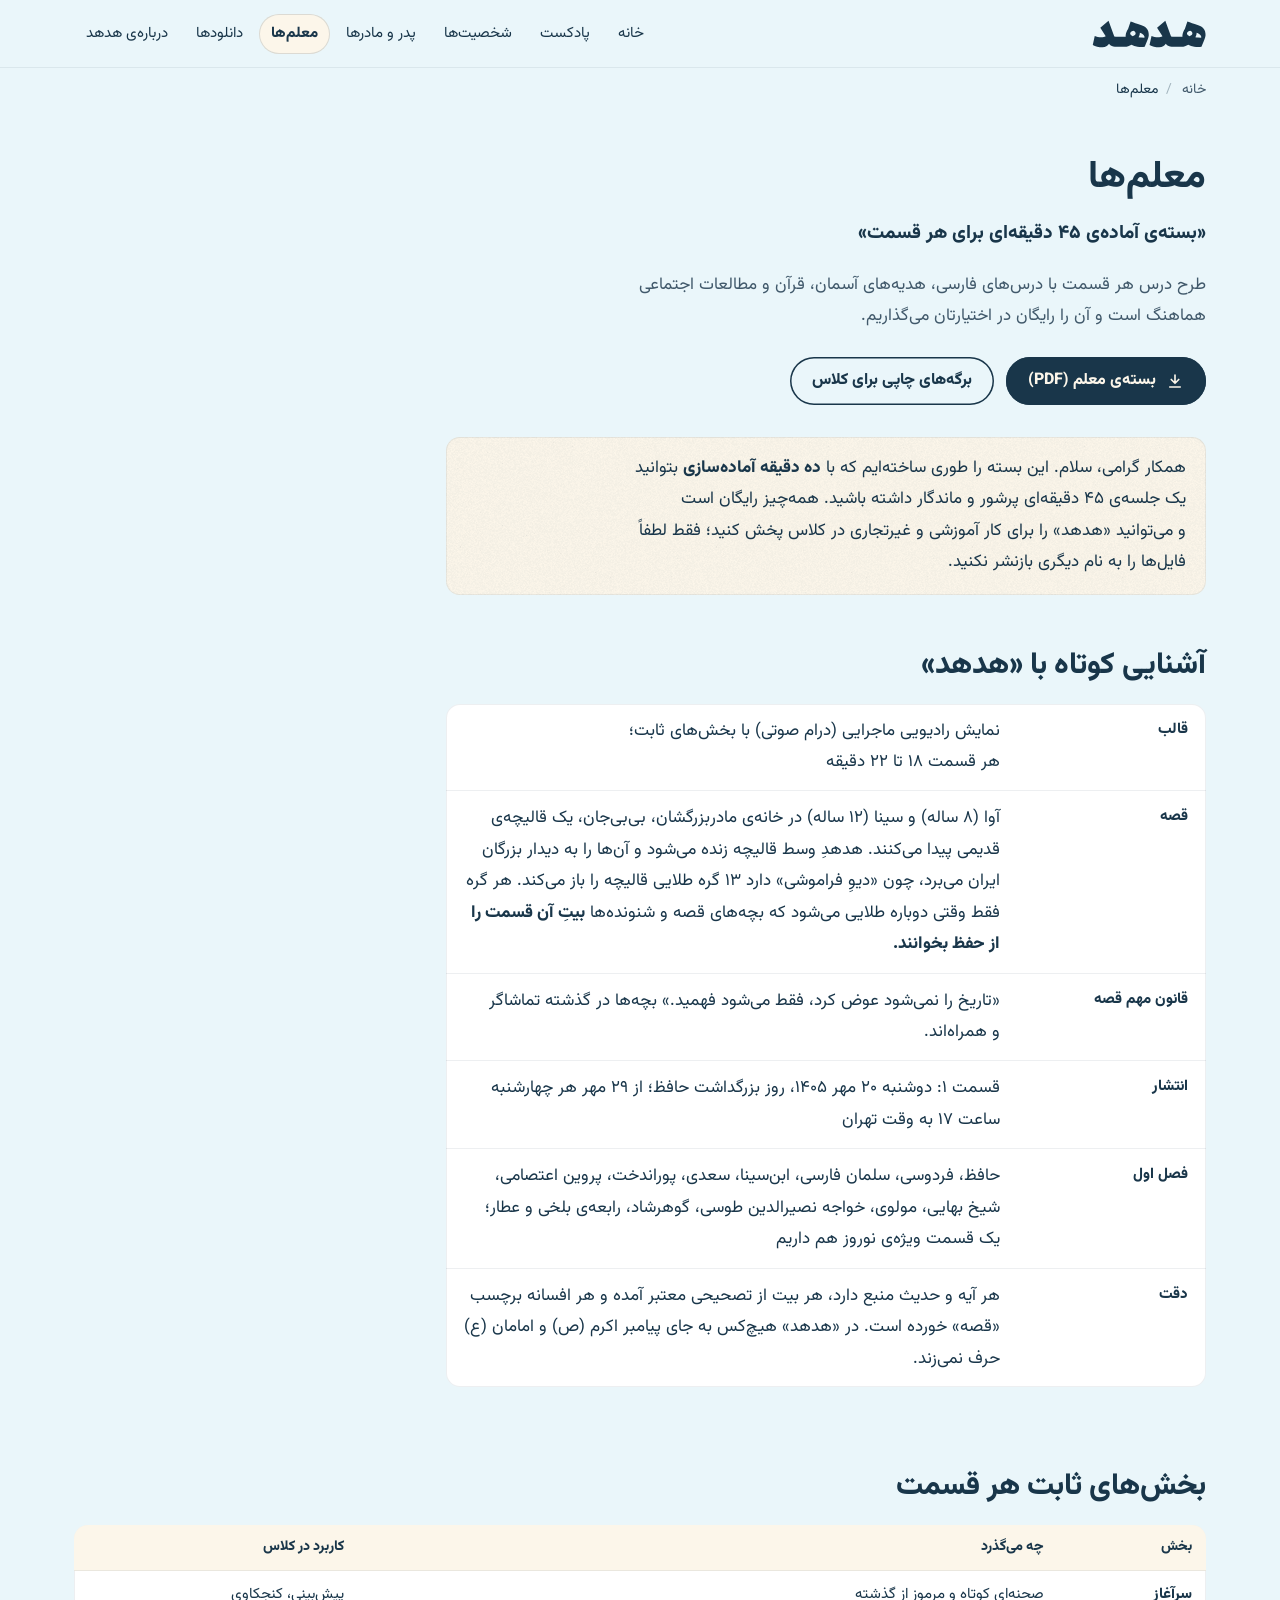
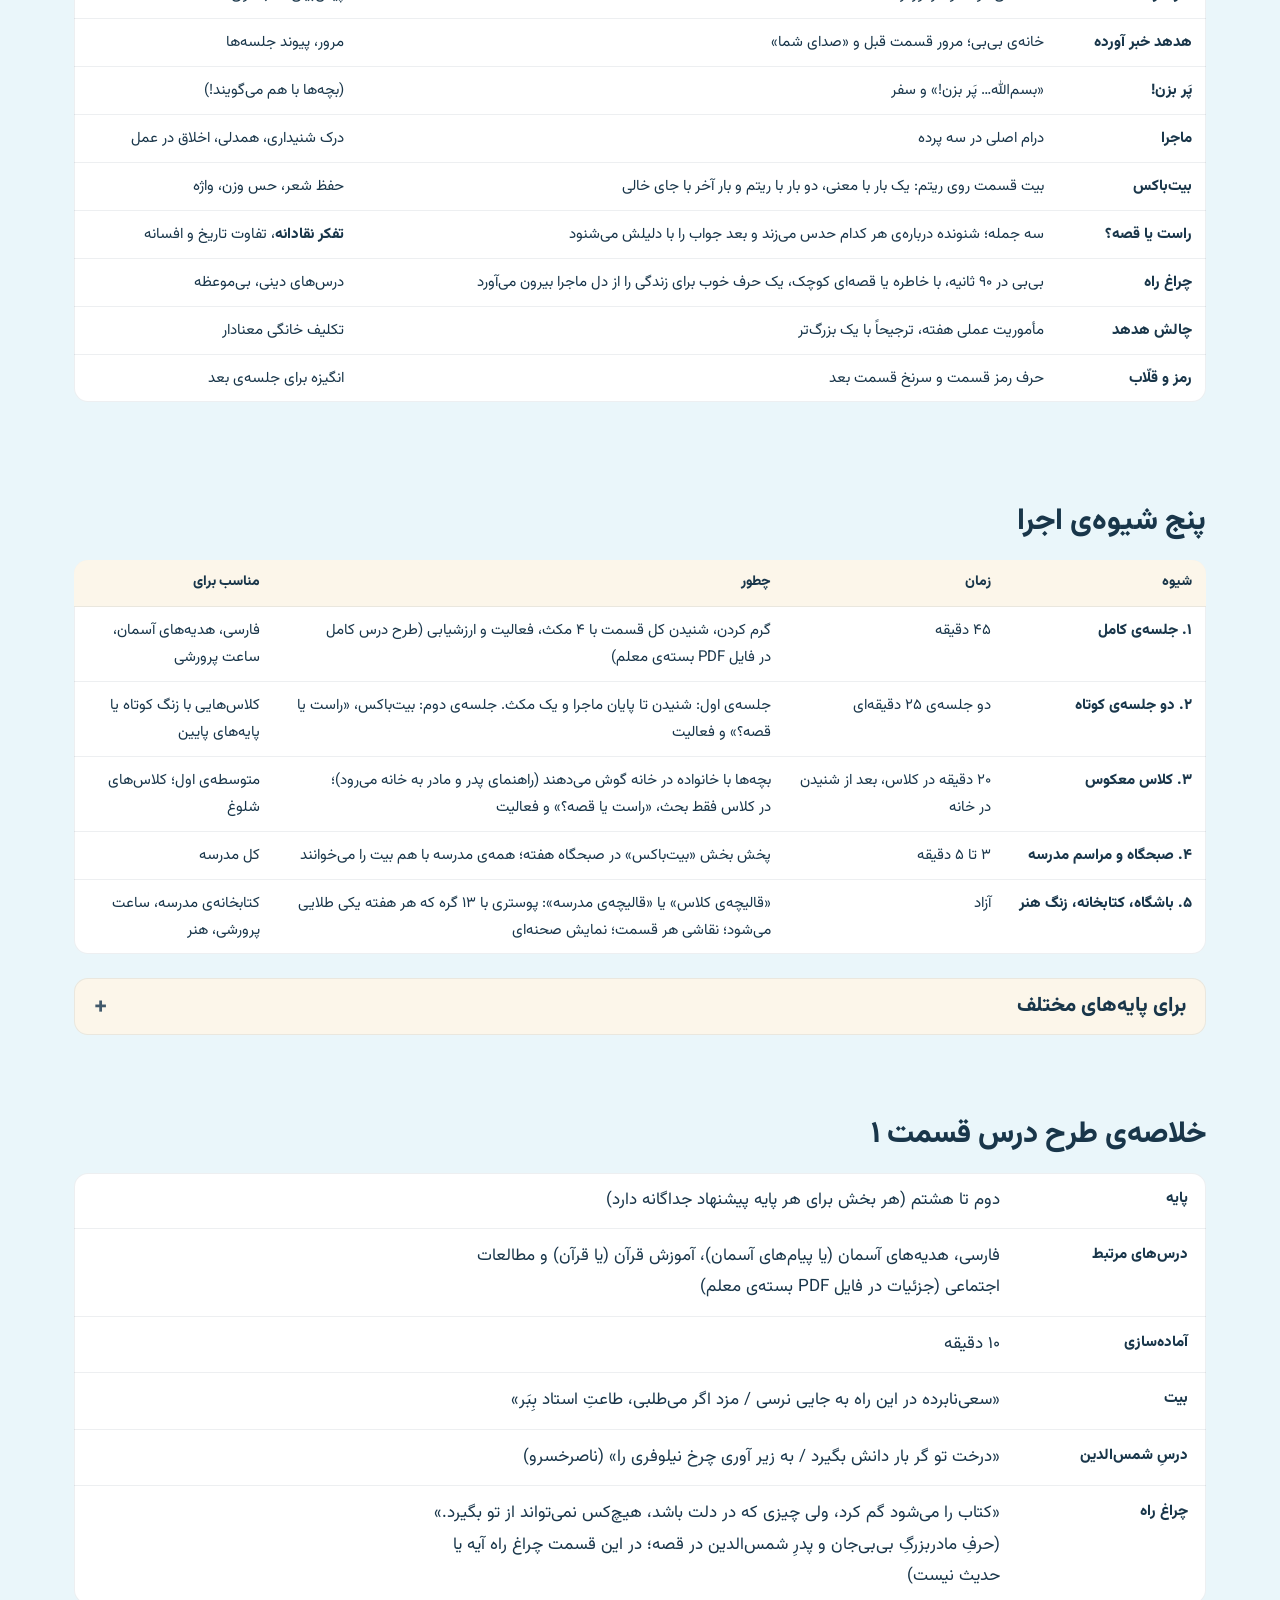
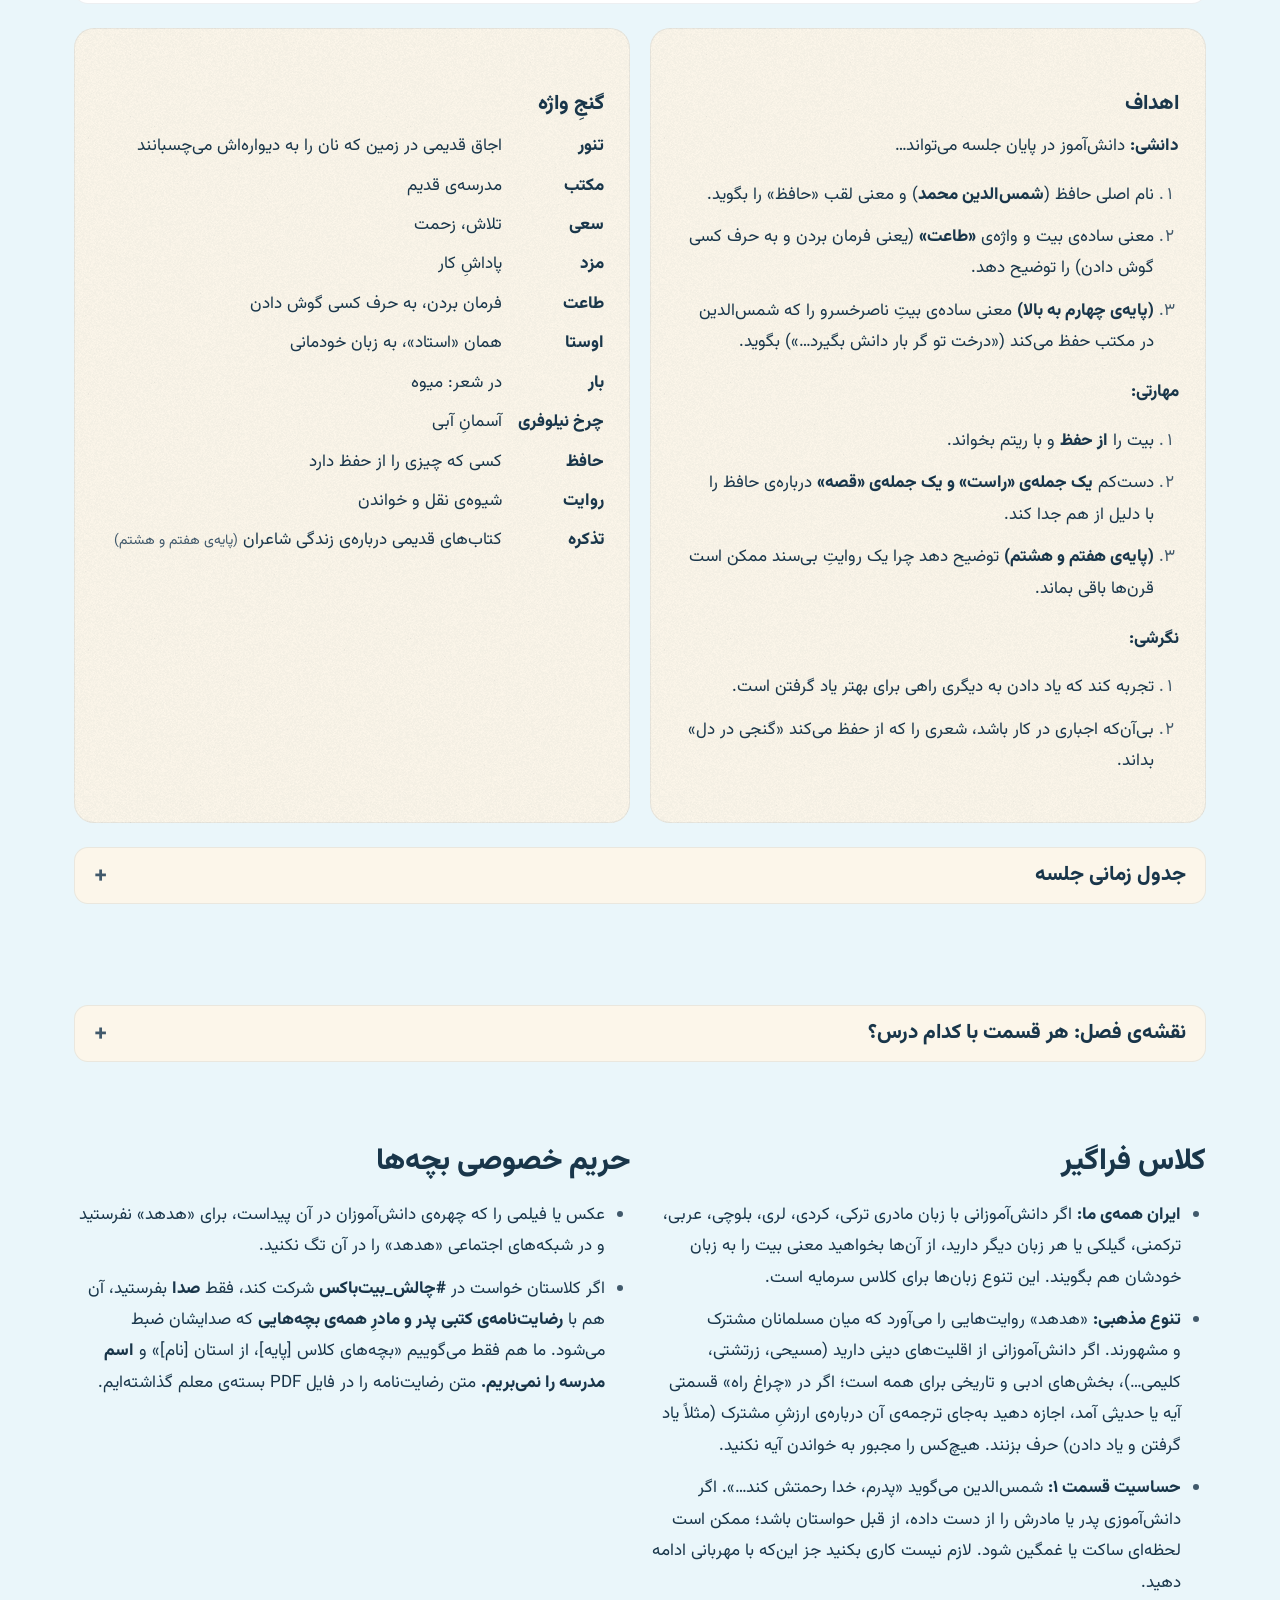
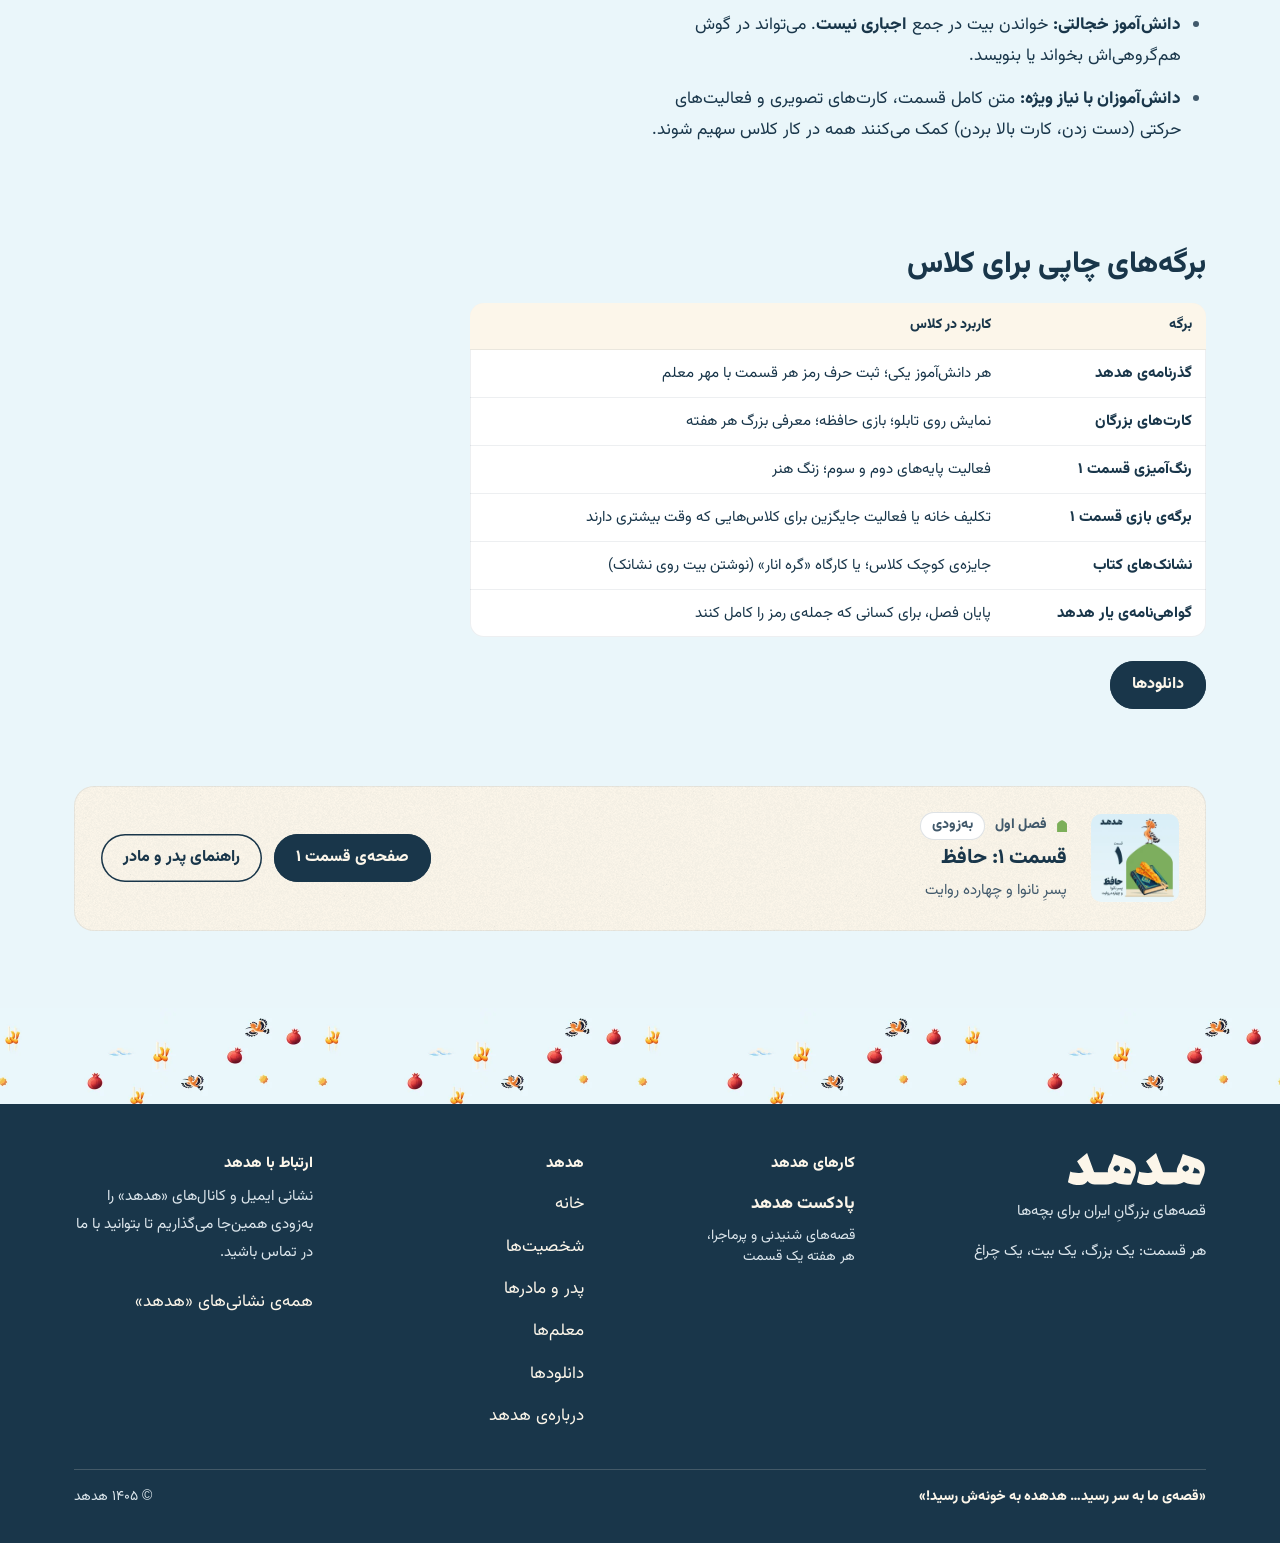
<file: teachers/index.html>
<!doctype html>
<html lang="fa" dir="rtl" class="no-js">
<head>
<meta charset="utf-8">
<meta name="viewport" content="width=device-width, initial-scale=1">
<title>معلم‌ها | هدهد</title>
<meta name="description" content="بسته‌ی رایگان معلم «هدهد»، با طرح درس ۴۵ دقیقه‌ای، ارتباط قسمت‌ها با درس‌های مدرسه و برگه‌های چاپی برای کلاس.">
<link rel="canonical" href="https://hodhodclub.com/teachers/">
<meta name="theme-color" content="#EAF6FA">
<meta property="og:type" content="website">
<meta property="og:site_name" content="هدهد، قصه‌های بزرگانِ ایران برای بچه‌ها">
<meta property="og:locale" content="fa_IR">
<meta property="og:title" content="معلم‌ها">
<meta property="og:description" content="بسته‌ی رایگان معلم «هدهد»، با طرح درس ۴۵ دقیقه‌ای، ارتباط قسمت‌ها با درس‌های مدرسه و برگه‌های چاپی برای کلاس.">
<meta property="og:url" content="https://hodhodclub.com/teachers/">
<meta property="og:image" content="https://hodhodclub.com/og/hodhod.jpg">
<meta property="og:image:width" content="1200">
<meta property="og:image:height" content="630">
<meta property="og:image:alt" content="هدهد روی ابر، کنار نام «هدهد» و «قصه‌های بزرگانِ ایران برای بچه‌ها».">
<meta name="twitter:card" content="summary_large_image">
<link rel="icon" href="/favicon.ico" sizes="any">
<link rel="icon" type="image/png" sizes="32x32" href="/favicon-32.png">
<link rel="apple-touch-icon" href="/apple-touch-icon.png">
<link rel="manifest" href="/site.webmanifest">
<link rel="preload" href="/assets/fonts/vazirmatn.woff" as="font" type="font/woff" crossorigin>
<link rel="stylesheet" href="/assets/site.css?v=29d6ba2e">
<script>document.documentElement.className='js';window.HUDHUD_TEXT={"local": "به وقت شما: {day}، ساعت {time}", "countdown": "تا انتشار: {left}", "soon": "به‌زودی", "out": "منتشر شد", "today": "امروز", "play": "پخش", "pause": "مکث", "copied": "نشانی صفحه کپی شد.", "menu": "فهرست", "close": "بستن"}</script>
<script type="application/ld+json">{"@context": "https://schema.org", "@graph": [{"@type": "BreadcrumbList", "itemListElement": [{"@type": "ListItem", "position": 1, "name": "خانه", "item": "https://hodhodclub.com/"}, {"@type": "ListItem", "position": 2, "name": "معلم‌ها", "item": "https://hodhodclub.com/teachers/"}]}]}</script>
</head>
<body>
<a class="skip" href="#main">رفتن به محتوای اصلی</a>
<header class="site-head"><div class="wrap head-row">
<div class="brand-row"><a class="brand" href="/" aria-label="هدهد، صفحه‌ی اصلی"><svg class="wm-nav" aria-hidden="true" focusable="false" xmlns="http://www.w3.org/2000/svg" viewBox="-35 -1415 6046 1481"><path fill="currentColor" d="M690 -549Q638 -525 580.5 -514.5Q523 -504 457 -504Q363 -504 270.5 -521.0Q178 -538 110 -569L5 -92Q108 -35 238.5 -4.5Q369 26 518 26Q646 26 725.0 -24.0Q804 -74 866 -157Q907 -94 958.0 -60.0Q1009 -26 1088.5 -13.0Q1168 0 1292 0H1703V-530H1292Q1257 -530 1220.0 -534.5Q1183 -539 1144 -546L840 -1375L404 -1011Z M2008 -1332 1873 -937Q1835 -883 1805.5 -820.0Q1776 -757 1759.5 -691.5Q1743 -626 1743 -561Q1743 -545 1754 -531Q1746 -531 1738.5 -530.5Q1731 -530 1722.5 -530.0Q1714 -530 1703 -530Q1675 -530 1664.0 -510.0Q1653 -490 1653 -442V-93Q1653 -41 1663.5 -20.5Q1674 0 1703 0Q1789 0 1879.5 -29.0Q1970 -58 2055 -109Q2192 -36 2371.5 -5.0Q2551 26 2753 2L2888 -328Q2929 -423 2948.5 -501.0Q2968 -579 2968 -626Q2968 -730 2943.5 -811.5Q2919 -893 2868.0 -955.5Q2817 -1018 2737.0 -1065.0Q2657 -1112 2546 -1147Q2386 -1197 2257.5 -1241.5Q2129 -1286 2008 -1332ZM2122 -559Q1985 -610 1985 -682Q1985 -725 2009.5 -761.0Q2034 -797 2073.0 -818.5Q2112 -840 2155 -840Q2187 -840 2213.5 -820.5Q2240 -801 2256.5 -768.5Q2273 -736 2273 -697Q2273 -650 2234.5 -615.0Q2196 -580 2122 -559ZM2426 -496Q2461 -555 2479.5 -617.0Q2498 -679 2494 -738Q2576 -706 2630.5 -671.0Q2685 -636 2713.0 -598.5Q2741 -561 2741 -518Q2741 -510 2739.0 -499.5Q2737 -489 2736 -480Q2651 -480 2573.0 -484.0Q2495 -488 2426 -496Z M3693 -549Q3641 -525 3583.5 -514.5Q3526 -504 3460 -504Q3366 -504 3273.5 -521.0Q3181 -538 3113 -569L3008 -92Q3111 -35 3241.5 -4.5Q3372 26 3521 26Q3649 26 3728.0 -24.0Q3807 -74 3869 -157Q3910 -94 3961.0 -60.0Q4012 -26 4091.5 -13.0Q4171 0 4295 0H4706V-530H4295Q4260 -530 4223.0 -534.5Q4186 -539 4147 -546L3843 -1375L3407 -1011Z M5011 -1332 4876 -937Q4838 -883 4808.5 -820.0Q4779 -757 4762.5 -691.5Q4746 -626 4746 -561Q4746 -545 4757 -531Q4749 -531 4741.5 -530.5Q4734 -530 4725.5 -530.0Q4717 -530 4706 -530Q4678 -530 4667.0 -510.0Q4656 -490 4656 -442V-93Q4656 -41 4666.5 -20.5Q4677 0 4706 0Q4792 0 4882.5 -29.0Q4973 -58 5058 -109Q5195 -36 5374.5 -5.0Q5554 26 5756 2L5891 -328Q5932 -423 5951.5 -501.0Q5971 -579 5971 -626Q5971 -730 5946.5 -811.5Q5922 -893 5871.0 -955.5Q5820 -1018 5740.0 -1065.0Q5660 -1112 5549 -1147Q5389 -1197 5260.5 -1241.5Q5132 -1286 5011 -1332ZM5125 -559Q4988 -610 4988 -682Q4988 -725 5012.5 -761.0Q5037 -797 5076.0 -818.5Q5115 -840 5158 -840Q5190 -840 5216.5 -820.5Q5243 -801 5259.5 -768.5Q5276 -736 5276 -697Q5276 -650 5237.5 -615.0Q5199 -580 5125 -559ZM5429 -496Q5464 -555 5482.5 -617.0Q5501 -679 5497 -738Q5579 -706 5633.5 -671.0Q5688 -636 5716.0 -598.5Q5744 -561 5744 -518Q5744 -510 5742.0 -499.5Q5740 -489 5739 -480Q5654 -480 5576.0 -484.0Q5498 -488 5429 -496Z"/></svg></a></div>
<button class="menu-btn" type="button" aria-expanded="false" aria-controls="nav"><span class="bars"><span></span></span><span class="menu-label">فهرست</span></button>
<nav id="nav" class="nav" aria-label="فهرست"><ul><li><a href="/">خانه</a></li><li><a href="/podcast/">پادکست</a></li><li><a href="/characters/">شخصیت‌ها</a></li><li><a href="/parents/">پدر و مادرها</a></li><li><a href="/teachers/" aria-current="page">معلم‌ها</a></li><li><a href="/downloads/">دانلودها</a></li><li><a href="/about/">درباره‌ی هدهد</a></li></ul></nav>
</div></header>
<main id="main">
<nav class="crumbs wrap" aria-label="مسیر صفحه"><ol><li><a href="/">خانه</a></li><li aria-current="page">معلم‌ها</li></ol></nav>
<section class="page-head"><div class="wrap"><h1>معلم‌ها</h1><p class="lead">«بسته‌ی آماده‌ی ۴۵ دقیقه‌ای برای هر قسمت»</p><p class="lead-2">طرح درس هر قسمت با درس‌های فارسی، هدیه‌های آسمان، قرآن و مطالعات اجتماعی هماهنگ است و آن را رایگان در اختیارتان می‌گذاریم.</p><div class="actions"><a class="btn btn-primary" href="/downloads/hodhod-teacher-kit.pdf" download><svg viewBox="0 0 24 24" aria-hidden="true"><path fill="none" stroke="currentColor" stroke-width="2.2" stroke-linecap="round" stroke-linejoin="round" d="M12 4v11m-5-5 5 5 5-5M5 20h14"/></svg>بسته‌ی معلم (PDF)<span class="sr"> (۶٫۷ مگابایت)</span></a><a class="btn btn-ghost" href="/downloads/">برگه‌های چاپی برای کلاس</a></div></div></section>
<section class="section section-tight" aria-labelledby="glance-t"><div class="wrap narrow">
<blockquote class="prose card grain letter"><p>همکار گرامی، سلام. این بسته را طوری ساخته‌ایم که با <strong>ده دقیقه آماده‌سازی</strong> بتوانید یک جلسه‌ی ۴۵ دقیقه‌ای پرشور و ماندگار داشته باشید. همه‌چیز رایگان است و می‌توانید «هدهد» را برای کار آموزشی و غیرتجاری در کلاس پخش کنید؛ فقط لطفاً فایل‌ها را به نام دیگری بازنشر نکنید.</p></blockquote>
<h2 id="glance-t" class="sec-title sec-gap">آشنایی کوتاه با «هدهد»</h2><dl class="glance"><div><dt>قالب</dt><dd>نمایش رادیویی ماجرایی (درام صوتی) با بخش‌های ثابت؛ هر قسمت ۱۸ تا ۲۲ دقیقه</dd></div><div><dt>قصه</dt><dd>آوا (۸ ساله) و سینا (۱۲ ساله) در خانه‌ی مادربزرگشان، بی‌بی‌جان، یک قالیچه‌ی قدیمی پیدا می‌کنند. هدهدِ وسط قالیچه زنده می‌شود و آن‌ها را به دیدار بزرگان ایران می‌برد، چون «دیوِ فراموشی» دارد ۱۳ گره طلایی قالیچه را باز می‌کند. هر گره فقط وقتی دوباره طلایی می‌شود که بچه‌های قصه و شنونده‌ها <strong>بیتِ آن قسمت را از حفظ بخوانند.</strong></dd></div><div><dt>قانون مهم قصه</dt><dd>«تاریخ را نمی‌شود عوض کرد، فقط می‌شود فهمید.» بچه‌ها در گذشته تماشاگر و همراه‌اند.</dd></div><div><dt>انتشار</dt><dd>قسمت ۱: دوشنبه ۲۰ مهر ۱۴۰۵، روز بزرگداشت حافظ؛ از ۲۹ مهر هر چهارشنبه ساعت ۱۷ به وقت تهران</dd></div><div><dt>فصل اول</dt><dd>حافظ، فردوسی، سلمان فارسی، ابن‌سینا، سعدی، پوراندخت، پروین اعتصامی، شیخ بهایی، مولوی، خواجه نصیرالدین طوسی، گوهرشاد، رابعه‌ی بلخی و عطار؛ یک قسمت ویژه‌ی نوروز هم داریم</dd></div><div><dt>دقت</dt><dd>هر آیه و حدیث منبع دارد، هر بیت از تصحیحی معتبر آمده و هر افسانه برچسب «قصه» خورده است. در «هدهد» هیچ‌کس به جای پیامبر اکرم (ص) و امامان (ع) حرف نمی‌زند.</dd></div></dl>
</div></section>
<section class="section" aria-labelledby="seg-t"><div class="wrap"><h2 id="seg-t" class="sec-title">بخش‌های ثابت هر قسمت</h2><div class="table-wrap"><table class="stack"><thead><tr><th scope="col">بخش</th><th scope="col">چه می‌گذرد</th><th scope="col">کاربرد در کلاس</th></tr></thead><tbody><tr><td data-label="بخش"><strong>سرآغاز</strong></td><td data-label="چه می‌گذرد">صحنه‌ای کوتاه و مرموز از گذشته</td><td data-label="کاربرد در کلاس">پیش‌بینی، کنجکاوی</td></tr><tr><td data-label="بخش"><strong>هدهد خبر آورده</strong></td><td data-label="چه می‌گذرد">خانه‌ی بی‌بی؛ مرور قسمت قبل و «صدای شما»</td><td data-label="کاربرد در کلاس">مرور، پیوند جلسه‌ها</td></tr><tr><td data-label="بخش"><strong>پَر بزن!</strong></td><td data-label="چه می‌گذرد">«بسم‌الله… پَر بزن!» و سفر</td><td data-label="کاربرد در کلاس">(بچه‌ها با هم می‌گویند!)</td></tr><tr><td data-label="بخش"><strong>ماجرا</strong></td><td data-label="چه می‌گذرد">درام اصلی در سه پرده</td><td data-label="کاربرد در کلاس">درک شنیداری، همدلی، اخلاق در عمل</td></tr><tr><td data-label="بخش"><strong>بیت‌باکس</strong></td><td data-label="چه می‌گذرد">بیت قسمت روی ریتم: یک بار با معنی، دو بار با ریتم و بار آخر با جای خالی</td><td data-label="کاربرد در کلاس">حفظ شعر، حس وزن، واژه</td></tr><tr><td data-label="بخش"><strong>راست یا قصه؟</strong></td><td data-label="چه می‌گذرد">سه جمله؛ شنونده درباره‌ی هر کدام حدس می‌زند و بعد جواب را با دلیلش می‌شنود</td><td data-label="کاربرد در کلاس"><strong>تفکر نقادانه</strong>، تفاوت تاریخ و افسانه</td></tr><tr><td data-label="بخش"><strong>چراغ راه</strong></td><td data-label="چه می‌گذرد">بی‌بی در ۹۰ ثانیه، با خاطره یا قصه‌ای کوچک، یک حرف خوب برای زندگی را از دل ماجرا بیرون می‌آورد</td><td data-label="کاربرد در کلاس">درس‌های دینی، بی‌موعظه</td></tr><tr><td data-label="بخش"><strong>چالش هدهد</strong></td><td data-label="چه می‌گذرد">مأموریت عملی هفته، ترجیحاً با یک بزرگ‌تر</td><td data-label="کاربرد در کلاس">تکلیف خانگی معنادار</td></tr><tr><td data-label="بخش"><strong>رمز و قلّاب</strong></td><td data-label="چه می‌گذرد">حرف رمز قسمت و سرنخ قسمت بعد</td><td data-label="کاربرد در کلاس">انگیزه برای جلسه‌ی بعد</td></tr></tbody></table></div></div></section>
<section class="section" aria-labelledby="ways-t"><div class="wrap"><h2 id="ways-t" class="sec-title">پنج شیوه‌ی اجرا</h2><div class="table-wrap"><table class="stack"><thead><tr><th scope="col">شیوه</th><th scope="col">زمان</th><th scope="col">چطور</th><th scope="col">مناسب برای</th></tr></thead><tbody><tr><td data-label="شیوه"><strong>۱. جلسه‌ی کامل</strong></td><td data-label="زمان">۴۵ دقیقه</td><td data-label="چطور">گرم کردن، شنیدن کل قسمت با ۴ مکث، فعالیت و ارزشیابی (طرح درس کامل در فایل <bdi>PDF</bdi> بسته‌ی معلم)</td><td data-label="مناسب برای">فارسی، هدیه‌های آسمان، ساعت پرورشی</td></tr><tr><td data-label="شیوه"><strong>۲. دو جلسه‌ی کوتاه</strong></td><td data-label="زمان">دو جلسه‌ی ۲۵ دقیقه‌ای</td><td data-label="چطور">جلسه‌ی اول: شنیدن تا پایان ماجرا و یک مکث. جلسه‌ی دوم: بیت‌باکس، «راست یا قصه؟» و فعالیت</td><td data-label="مناسب برای">کلاس‌هایی با زنگ کوتاه یا پایه‌های پایین</td></tr><tr><td data-label="شیوه"><strong>۳. کلاس معکوس</strong></td><td data-label="زمان">۲۰ دقیقه در کلاس، بعد از شنیدن در خانه</td><td data-label="چطور">بچه‌ها با خانواده در خانه گوش می‌دهند (راهنمای پدر و مادر به خانه می‌رود)؛ در کلاس فقط بحث، «راست یا قصه؟» و فعالیت</td><td data-label="مناسب برای">متوسطه‌ی اول؛ کلاس‌های شلوغ</td></tr><tr><td data-label="شیوه"><strong>۴. صبحگاه و مراسم مدرسه</strong></td><td data-label="زمان">۳ تا ۵ دقیقه</td><td data-label="چطور">پخش بخش «بیت‌باکس» در صبحگاه هفته؛ همه‌ی مدرسه با هم بیت را می‌خوانند</td><td data-label="مناسب برای">کل مدرسه</td></tr><tr><td data-label="شیوه"><strong>۵. باشگاه، کتابخانه، زنگ هنر</strong></td><td data-label="زمان">آزاد</td><td data-label="چطور">«قالیچه‌ی کلاس» یا «قالیچه‌ی مدرسه»: پوستری با ۱۳ گره که هر هفته یکی طلایی می‌شود؛ نقاشی هر قسمت؛ نمایش صحنه‌ای</td><td data-label="مناسب برای">کتابخانه‌ی مدرسه، ساعت پرورشی، هنر</td></tr></tbody></table></div>
<details class="fold"><summary><h3>برای پایه‌های مختلف</h3></summary><div class="table-wrap"><table class="stack"><thead><tr><th scope="col">پایه</th><th scope="col">تأکید اصلی</th><th scope="col">پیشنهاد برای این پایه</th></tr></thead><tbody><tr><td data-label="پایه"><strong>دوم و سوم</strong></td><td data-label="تأکید اصلی">لذت شنیدن، حفظ بیت با ریتم، شخصیت‌ها</td><td data-label="پیشنهاد برای این پایه">مکث‌ها کوتاه‌تر؛ سؤال‌های «چه حسی داشت؟»؛ فعالیت حرکتی و نقاشی؛ نوشتن فقط یک کلمه یا یک جمله</td></tr><tr><td data-label="پایه"><strong>چهارم تا ششم</strong></td><td data-label="تأکید اصلی">معنی بیت، واژه‌های کهن، «راست یا قصه؟»</td><td data-label="پیشنهاد برای این پایه">بحث دونفره؛ نوشتن کوتاه؛ کشیدن مسیر سفر روی نقشه‌ی ایران و منطقه</td></tr><tr><td data-label="پایه"><strong>هفتم و هشتم</strong></td><td data-label="تأکید اصلی">تفکر نقادانه، منبع، پیوند با تاریخ و هویت</td><td data-label="پیشنهاد برای این پایه">پرسش‌های «چرا این روایت باقی مانده؟»؛ مقایسه‌ی منبع‌ها؛ نوشتن استدلالی؛ نقش‌های گروهی (پژوهشگر، داور، سخنگو)</td></tr></tbody></table></div>
<blockquote><p><strong>دانش‌آموزان متوسطه‌ی اول ممکن است در ابتدا «هدهد» را بچگانه بدانند.</strong> با بخش «راست یا قصه؟» و سینا (شخصیت شکاکِ ۱۲ ساله) شروع کنید و از آن‌ها بخواهید «داورِ دقت» قسمت باشند: «ببینیم سازنده‌ها جایی اشتباه کرده‌اند یا نه.» معمولاً همین کار سرِ ذوقشان می‌آورد.</p></blockquote></details></div></section>
<section class="section" aria-labelledby="lesson-t"><div class="wrap">
<h2 id="lesson-t" class="sec-title">خلاصه‌ی طرح درس قسمت ۱</h2>
<dl class="glance"><div><dt>پایه</dt><dd>دوم تا هشتم (هر بخش برای هر پایه پیشنهاد جداگانه دارد)</dd></div><div><dt>درس‌های مرتبط</dt><dd>فارسی، هدیه‌های آسمان (یا پیام‌های آسمان)، آموزش قرآن (یا قرآن) و مطالعات اجتماعی (جزئیات در فایل <bdi>PDF</bdi> بسته‌ی معلم)</dd></div><div><dt>آماده‌سازی</dt><dd>۱۰ دقیقه</dd></div><div><dt>بیت</dt><dd>«سعی‌نابرده در این راه به جایی نرسی / مزد اگر می‌طلبی، طاعتِ استاد بِبَر»</dd></div><div><dt>درسِ شمس‌الدین</dt><dd>«درخت تو گر بار دانش بگیرد / به زیر آوری چرخ نیلوفری را» (ناصرخسرو)</dd></div><div><dt>چراغ راه</dt><dd>«کتاب را می‌شود گم کرد، ولی چیزی که در دلت باشد، هیچ‌کس نمی‌تواند از تو بگیرد.» (حرفِ مادربزرگِ بی‌بی‌جان و پدرِ شمس‌الدین در قصه؛ در این قسمت چراغ راه آیه یا حدیث نیست)</dd></div></dl>
<div class="grid grid-2 sec-gap-s"><div class="card grain prose"><h3>اهداف</h3><p><strong>دانشی:</strong> دانش‌آموز در پایان جلسه می‌تواند…</p>
<ol><li>نام اصلی حافظ (<strong>شمس‌الدین محمد</strong>) و معنی لقب «حافظ» را بگوید.</li><li>معنی ساده‌ی بیت و واژه‌ی <strong>«طاعت»</strong> (یعنی فرمان بردن و به حرف کسی گوش دادن) را توضیح دهد.</li><li><em>(پایه‌ی چهارم به بالا)</em> معنی ساده‌ی بیتِ ناصرخسرو را که شمس‌الدین در مکتب حفظ می‌کند («درخت تو گر بار دانش بگیرد…») بگوید.</li></ol>
<p><strong>مهارتی:</strong></p>
<ol><li>بیت را <strong>از حفظ</strong> و با ریتم بخواند.</li><li>دست‌کم <strong>یک جمله‌ی «راست» و یک جمله‌ی «قصه»</strong> درباره‌ی حافظ را با دلیل از هم جدا کند.</li><li><em>(پایه‌ی هفتم و هشتم)</em> توضیح دهد چرا یک روایتِ بی‌سند ممکن است قرن‌ها باقی بماند.</li></ol>
<p><strong>نگرشی:</strong></p>
<ol><li>تجربه کند که یاد دادن به دیگری راهی برای بهتر یاد گرفتن است.</li><li>بی‌آن‌که اجباری در کار باشد، شعری را که از حفظ می‌کند «گنجی در دل» بداند.</li></ol></div>
<div class="card grain prose"><h3>گنجِ واژه</h3><dl class="glossary"><dt>تنور</dt><dd>اجاق قدیمی در زمین که نان را به دیواره‌اش می‌چسبانند</dd><dt>مکتب</dt><dd>مدرسه‌ی قدیم</dd><dt>سعی</dt><dd>تلاش، زحمت</dd><dt>مزد</dt><dd>پاداشِ کار</dd><dt>طاعت</dt><dd>فرمان بردن، به حرف کسی گوش دادن</dd><dt>اوستا</dt><dd>همان «استاد»، به زبان خودمانی</dd><dt>بار</dt><dd>در شعر: میوه</dd><dt>چرخ نیلوفری</dt><dd>آسمانِ آبی</dd><dt>حافظ</dt><dd>کسی که چیزی را از حفظ دارد</dd><dt>روایت</dt><dd>شیوه‌ی نقل و خواندن</dd><dt>تذکره</dt><dd>کتاب‌های قدیمی درباره‌ی زندگی شاعران <small>(پایه‌ی هفتم و هشتم)</small></dd></dl></div></div>
<details class="fold"><summary><h3>جدول زمانی جلسه</h3></summary><div class="table-wrap"><table class="stack"><thead><tr><th scope="col">زمان کلاس</th><th scope="col">مرحله</th><th scope="col">کار معلم</th><th scope="col">کار دانش‌آموز</th></tr></thead><tbody><tr><td data-label="زمان کلاس"><strong>۰۰ تا ۰۴</strong></td><td data-label="مرحله"><strong>گرم کردن</strong></td><td data-label="کار معلم">تصویر ترنج را نشان دهید: «اگه یه پرنده از وسط این قالیچه زنده بشه، اولین حرفش چیه؟» بعد یک دور تند <strong>«یه چیزی که از حفظم»</strong> بگذارید: اول خودتان یک بیت یا یک خط بخوانید، بعد ۴ یا ۵ داوطلب. برای رسیدن به قصه بگویید: «امروز با پسری آشنا می‌شیم که هم‌سنِ بعضی از شماست؛ صبح‌ها توی نونوایی کار می‌کنه و بعد می‌ره مکتب، ولی درسش یادش نمی‌مونه.» کارت‌های فیروزه‌ای و اناری را پخش کنید.</td><td data-label="کار دانش‌آموز">پیش‌بینی، خواندن یک خط از حفظ (داوطلبانه)</td></tr><tr><td data-label="زمان کلاس"><strong>۰۴ تا ۲۹</strong></td><td data-label="مرحله"><strong>شنیدن با مکث</strong></td><td data-label="کار معلم">پخش از ابتدای فایل تا حدود دقیقه‌ی <strong>۲۰:۵۵</strong> (پایان «رمز و قلّاب»، پیش از ترانه‌ی پایانی). در چهار نقطه مکث کنید (جدول مکث‌ها در فایل <bdi>PDF</bdi> بسته‌ی معلم). در بخش «بیت‌باکس» مکث <strong>نکنید</strong>؛ همراهی کنید.</td><td data-label="کار دانش‌آموز">گوش دادن، جواب در مکث‌ها، دست زدن و خواندن بیت، بالا بردن کارت در «راست یا قصه؟»</td></tr><tr><td data-label="زمان کلاس"><strong>۲۹ تا ۳۸</strong></td><td data-label="مرحله"><strong>فعالیت</strong></td><td data-label="کار معلم">۳ دقیقه فعالیت مشترک «یاد بده، دو بار یاد بگیر»؛ ۶ دقیقه فعالیت ویژه‌ی پایه (در فایل <bdi>PDF</bdi> بسته‌ی معلم)</td><td data-label="کار دانش‌آموز">کار جفتی و گروهی</td></tr><tr><td data-label="زمان کلاس"><strong>۳۸ تا ۴۲</strong></td><td data-label="مرحله"><strong>ارزشیابی</strong></td><td data-label="کار معلم">برگه‌ی خروج (ویژه‌ی هر پایه) و مشاهده با روبریک</td><td data-label="کار دانش‌آموز">پر کردن برگه</td></tr><tr><td data-label="زمان کلاس"><strong>۴۲ تا ۴۵</strong></td><td data-label="مرحله"><strong>جمع‌بندی و تکلیف</strong></td><td data-label="کار معلم">یک برچسب طلایی روی گره اول «قالیچه‌ی کلاس»؛ نوشتن حرف رمز در گذرنامه‌ها؛ توضیح چالش خانه</td><td data-label="کار دانش‌آموز">نوشتن حرف رمز؛ یادداشت چالش</td></tr></tbody></table></div></details>
</div></section>
<section class="section" aria-labelledby="map-t"><div class="wrap"><details class="fold"><summary><h2 id="map-t">نقشه‌ی فصل: هر قسمت با کدام درس؟</h2></summary><div class="table-wrap"><table class="stack"><thead><tr><th scope="col">قسمت</th><th scope="col">بزرگ و عنوان</th><th scope="col">فارسی (بیت و ادب)</th><th scope="col">دینی و قرآن (چراغ راه)</th><th scope="col">مطالعات اجتماعی</th><th scope="col">ارزش محوری</th></tr></thead><tbody><tr><td data-label="قسمت">۱</td><td data-label="بزرگ و عنوان">حافظ: پسرِ نانوا و چهارده روایت</td><td data-label="فارسی (بیت و ادب)">غزل؛ «سعی‌نابرده در این راه به جایی نرسی»</td><td data-label="دینی و قرآن (چراغ راه)">بی‌آیه و حدیث؛ «چیزی که در دلت باشد، هیچ‌کس نمی‌تواند از تو بگیرد»</td><td data-label="مطالعات اجتماعی">شیراز، حافظیه</td><td data-label="ارزش محوری">پشتکار؛ یاد دادن؛ قدر استاد</td></tr><tr><td data-label="قسمت">۲</td><td data-label="بزرگ و عنوان">فردوسی: قولِ سی‌ساله</td><td data-label="فارسی (بیت و ادب)">شاهنامه، حماسه؛ «توانا بود هر که دانا بود»</td><td data-label="دینی و قرآن (چراغ راه)">وفای به عهد (اسراء، ۳۴)</td><td data-label="مطالعات اجتماعی">توس، زورخانه، زبان فارسی</td><td data-label="ارزش محوری">وفای به قول</td></tr><tr><td data-label="قسمت">۳</td><td data-label="بزرگ و عنوان">سلمان فارسی: جوینده‌ای از اصفهان</td><td data-label="فارسی (بیت و ادب)">مثنوی؛ «آب کم جو، تشنگی آور به دست»</td><td data-label="دینی و قرآن (چراغ راه)">بعثت؛ جست‌وجوی حقیقت (جمعه، ۳)</td><td data-label="مطالعات اجتماعی">اصفهان، راه‌های کاروانی، صدر اسلام</td><td data-label="ارزش محوری">جست‌وجو؛ هویت ایرانی و اسلامی</td></tr><tr><td data-label="قسمت">۴</td><td data-label="بزرگ و عنوان">ابن‌سینا: چهل بار خواندن</td><td data-label="فارسی (بیت و ادب)">رباعی منسوب؛ فروتنی دانشمند</td><td data-label="دینی و قرآن (چراغ راه)">شکر (ابراهیم، ۷)</td><td data-label="مطالعات اجتماعی">بخارا، تاریخ پزشکی</td><td data-label="ارزش محوری">پشتکار در فهمیدن؛ شکرگزاری</td></tr><tr><td data-label="قسمت">۵</td><td data-label="بزرگ و عنوان">سعدی: شعری که دورِ دنیا رفت</td><td data-label="فارسی (بیت و ادب)">گلستان؛ «بنی‌آدم اعضای یکدیگرند»</td><td data-label="دینی و قرآن (چراغ راه)">حدیث همدلی مؤمنان مثل یک بدن</td><td data-label="مطالعات اجتماعی">دمشق، سازمان ملل</td><td data-label="ارزش محوری">همدلی؛ آشتی</td></tr><tr><td data-label="قسمت">۶</td><td data-label="بزرگ و عنوان">پوراندخت: ملکه‌ای که پل ساخت</td><td data-label="فارسی (بیت و ادب)">شاهنامه؛ «مبادا ز گیتی کسی مستمند»</td><td data-label="دینی و قرآن (چراغ راه)">دادگری و نیکوکاری (نحل، ۹۰)</td><td data-label="مطالعات اجتماعی">تیسفون و ساسانیان، طاق کسری، سکه‌ها</td><td data-label="ارزش محوری">مسئولیت؛ رئیس خوب خدمتگزار است</td></tr><tr><td data-label="قسمت">۷</td><td data-label="بزرگ و عنوان">پروین اعتصامی: لطف حق</td><td data-label="فارسی (بیت و ادب)">مثنوی‌های پروین؛ «هر کجا نوری است، ز انوار خداست»</td><td data-label="دینی و قرآن (چراغ راه)">مادر موسی و نیل (قصص، ۷)</td><td data-label="مطالعات اجتماعی">تهرانِ حدود نود سال پیش؛ زنان شاعر</td><td data-label="ارزش محوری">توکل؛ مهربانی با بی‌کس‌ها؛ عذرخواهی</td></tr><tr><td data-label="قسمت">۸</td><td data-label="بزرگ و عنوان">شیخ بهایی: حمامِ یک‌شمعی</td><td data-label="فارسی (بیت و ادب)">«برگ درختان سبز در نظر هوشیار»</td><td data-label="دینی و قرآن (چراغ راه)">نشانه‌های آفرینش (آل عمران، ۱۹۰)</td><td data-label="مطالعات اجتماعی">اصفهانِ صفوی، معماری، ماه رمضان</td><td data-label="ارزش محوری">تفکر در طبیعت؛ کنجکاوی</td></tr><tr><td data-label="قسمت">۹</td><td data-label="بزرگ و عنوان">مولوی: فیل در تاریکی</td><td data-label="فارسی (بیت و ادب)">مثنوی؛ «در کف هر کس اگر شمعی بُدی»</td><td data-label="دینی و قرآن (چراغ راه)">«<span lang="ar">وَلَا تَقْفُ مَا لَيْسَ لَكَ بِهِ عِلْمٌ</span>» (اسراء، ۳۶)</td><td data-label="مطالعات اجتماعی">بلخ، قونیه</td><td data-label="ارزش محوری">گفت‌وگو؛ دیدن از نگاه دیگری</td></tr><tr><td data-label="قسمت">۱۰</td><td data-label="بزرگ و عنوان">خواجه نصیرالدین طوسی: کتاب‌هایی که از آتش گریختند</td><td data-label="فارسی (بیت و ادب)">گلستان؛ «علم چندان که بیشتر خوانی»</td><td data-label="دینی و قرآن (چراغ راه)">سوگند به قلم (قلم، ۱)</td><td data-label="مطالعات اجتماعی">مراغه، رصدخانه، حمله‌ی مغول (در حد اشاره)</td><td data-label="ارزش محوری">نوشتن؛ نگه‌داری میراث</td></tr><tr><td data-label="قسمت">۱۱</td><td data-label="بزرگ و عنوان">گوهرشاد: بانوی گنبد فیروزه‌ای</td><td data-label="فارسی (بیت و ادب)">گلستان؛ «نام نیکو گر بماند ز آدمی»</td><td data-label="دینی و قرآن (چراغ راه)">انفاق (بقره، ۲۶۱)؛ وقف</td><td data-label="مطالعات اجتماعی">مشهد، هرات، معماری و کاشی</td><td data-label="ارزش محوری">نیکوکاری ماندگار</td></tr><tr><td data-label="قسمت">۱۲</td><td data-label="بزرگ و عنوان">رابعه‌ی بلخی: شعرهای گمشده‌ی بلخ</td><td data-label="فارسی (بیت و ادب)">نخستین بانوی شاعر فارسی؛ کافِ تحبیب («خندانک»، «مهمانک»)؛ وزن شعر</td><td data-label="دینی و قرآن (چراغ راه)">سخن پاک مثل درخت پاک (ابراهیم، ۲۴)</td><td data-label="مطالعات اجتماعی">بلخ و سامانیان؛ عید فطر و نوروز</td><td data-label="ارزش محوری">ارزش کلمه؛ نگه‌داری میراث</td></tr><tr><td data-label="قسمت">۱۳</td><td data-label="بزرگ و عنوان">عطار: سی‌مرغ (قسمت پایانی)</td><td data-label="فارسی (بیت و ادب)">منطق‌الطیر؛ «بی‌شک این سی مرغ آن سیمرغ بود»</td><td data-label="دینی و قرآن (چراغ راه)">«<span lang="ar">وَفِي أَنفُسِكُمْ ۚ أَفَلَا تُبْصِرُونَ</span>» (ذاریات، ۲۱)</td><td data-label="مطالعات اجتماعی">نیشابور</td><td data-label="ارزش محوری">خودشناسی؛ مهربانی حتی با دشمن</td></tr></tbody></table></div>
<blockquote><p><strong>پیش از پخش بدانید:</strong> قسمت ۳ از بردگیِ سلمان (با لحنی آرام و بی‌جزئیات)، قسمت ۷ از شکستن کشتی در توفان (فقط صدای توفان و سکوت) و قسمت ۱۰ از حمله‌ی مغول (فقط در حد صدای دور) یاد می‌کنند. اگر برای پایه‌های پایین پخش می‌کنید، اول خودتان یک بار گوش کنید.</p></blockquote></details></div></section>
<section class="section" aria-labelledby="inc-t"><div class="wrap grid grid-2">
<div class="prose"><h2 id="inc-t" class="sec-title">کلاس فراگیر</h2><ul><li><strong>ایران همه‌ی ما:</strong> اگر دانش‌آموزانی با زبان مادری ترکی، کردی، لری، بلوچی، عربی، ترکمنی، گیلکی یا هر زبان دیگر دارید، از آن‌ها بخواهید معنی بیت را به زبان خودشان هم بگویند. این تنوع زبان‌ها برای کلاس سرمایه است.</li><li><strong>تنوع مذهبی:</strong> «هدهد» روایت‌هایی را می‌آورد که میان مسلمانان مشترک و مشهورند. اگر دانش‌آموزانی از اقلیت‌های دینی دارید (مسیحی، زرتشتی، کلیمی…)، بخش‌های ادبی و تاریخی برای همه است؛ اگر در «چراغ راه» قسمتی آیه یا حدیثی آمد، اجازه دهید به‌جای ترجمه‌ی آن درباره‌ی ارزشِ مشترک (مثلاً یاد گرفتن و یاد دادن) حرف بزنند. هیچ‌کس را مجبور به خواندن آیه نکنید.</li><li><strong>حساسیت قسمت ۱:</strong> شمس‌الدین می‌گوید «پدرم، خدا رحمتش کند…». اگر دانش‌آموزی پدر یا مادرش را از دست داده، از قبل حواستان باشد؛ ممکن است لحظه‌ای ساکت یا غمگین شود. لازم نیست کاری بکنید جز این‌که با مهربانی ادامه دهید.</li><li><strong>دانش‌آموز خجالتی:</strong> خواندن بیت در جمع <strong>اجباری نیست</strong>. می‌تواند در گوش هم‌گروهی‌اش بخواند یا بنویسد.</li><li><strong>دانش‌آموزان با نیاز ویژه:</strong> متن کامل قسمت، کارت‌های تصویری و فعالیت‌های حرکتی (دست زدن، کارت بالا بردن) کمک می‌کنند همه در کار کلاس سهیم شوند.</li></ul></div>
<div class="prose"><h2 class="sec-title">حریم خصوصی بچه‌ها</h2><ul><li>عکس یا فیلمی را که چهره‌ی دانش‌آموزان در آن پیداست، برای «هدهد» نفرستید و در شبکه‌های اجتماعی «هدهد» را در آن تگ نکنید.</li><li>اگر کلاستان خواست در <strong>#چالش_بیت‌باکس</strong> شرکت کند، فقط <strong>صدا</strong> بفرستید، آن هم با <strong>رضایت‌نامه‌ی کتبی پدر و مادرِ همه‌ی بچه‌هایی</strong> که صدایشان ضبط می‌شود. ما هم فقط می‌گوییم «بچه‌های کلاس [پایه]، از استان [نام]» و <strong>اسم مدرسه را نمی‌بریم.</strong> متن رضایت‌نامه را در فایل <bdi>PDF</bdi> بسته‌ی معلم گذاشته‌ایم.</li></ul></div></div></section>
<section class="section" aria-labelledby="prn-t"><div class="wrap"><h2 id="prn-t" class="sec-title">برگه‌های چاپی برای کلاس</h2><div class="table-wrap"><table><thead><tr><th scope="col">برگه</th><th scope="col">کاربرد در کلاس</th></tr></thead><tbody><tr><td data-label="برگه"><strong>گذرنامه‌ی هدهد</strong></td><td data-label="کاربرد در کلاس">هر دانش‌آموز یکی؛ ثبت حرف رمز هر قسمت با مهر معلم</td></tr><tr><td data-label="برگه"><strong>کارت‌های بزرگان</strong></td><td data-label="کاربرد در کلاس">نمایش روی تابلو؛ بازی حافظه؛ معرفی بزرگ هر هفته</td></tr><tr><td data-label="برگه"><strong>رنگ‌آمیزی قسمت ۱</strong></td><td data-label="کاربرد در کلاس">فعالیت پایه‌های دوم و سوم؛ زنگ هنر</td></tr><tr><td data-label="برگه"><strong>برگه‌ی بازی قسمت ۱</strong></td><td data-label="کاربرد در کلاس">تکلیف خانه یا فعالیت جایگزین برای کلاس‌هایی که وقت بیشتری دارند</td></tr><tr><td data-label="برگه"><strong>نشانک‌های کتاب</strong></td><td data-label="کاربرد در کلاس">جایزه‌ی کوچک کلاس؛ یا کارگاه «گره انار» (نوشتن بیت روی نشانک)</td></tr><tr><td data-label="برگه"><strong>گواهی‌نامه‌ی یار هدهد</strong></td><td data-label="کاربرد در کلاس">پایان فصل، برای کسانی که جمله‌ی رمز را کامل کنند</td></tr></tbody></table></div>
<div class="actions"><a class="btn btn-primary" href="/downloads/">دانلودها</a></div></div></section><section class="section next-step" aria-labelledby="ns-title"><div class="wrap"><div class="next-card card grain">
<a class="next-cover" href="/podcast/episode-01-hafez/" tabindex="-1" aria-hidden="true"><img src="/img/cover01-1100.webp" srcset="/img/cover01-400.webp 400w, /img/cover01-700.webp 700w, /img/cover01-1100.webp 1100w" sizes="88px" width="1100" height="1100" alt="" loading="lazy" decoding="async"></a>
<div class="next-text"><p class="eyebrow"><svg class="glyph" viewBox="0 0 1000 1300" aria-hidden="true" focusable="false" style="--g:var(--leaf)"><path d="M0,1300 L0,460 L1,442 L3,424 L6,406 L11,389 L18,372 L25,356 L34,340 L44,325 L55,311 L67,297 L98,267 L130,239 L162,210 L196,183 L230,157 L265,132 L300,109 L337,86 L374,64 L411,43 L413,42 L415,41 L417,40 L420,39 L422,38 L424,37 L426,36 L428,35 L430,34 L432,34 L434,33 L437,32 L439,31 L441,31 L443,30 L445,29 L448,29 L450,28 L452,27 L454,27 L457,26 L459,26 L461,25 L463,25 L466,24 L468,24 L470,24 L472,23 L475,23 L477,23 L479,22 L482,22 L484,22 L486,22 L488,21 L491,21 L493,21 L495,21 L498,21 L500,21 L502,21 L505,21 L507,21 L509,21 L512,21 L514,22 L516,22 L518,22 L521,22 L523,23 L525,23 L528,23 L530,24 L532,24 L534,24 L537,25 L539,25 L541,26 L543,26 L546,27 L548,27 L550,28 L552,29 L555,29 L557,30 L559,31 L561,31 L563,32 L566,33 L568,34 L570,34 L572,35 L574,36 L576,37 L578,38 L580,39 L583,40 L585,41 L587,42 L589,43 L626,64 L663,86 L700,109 L735,132 L770,157 L804,183 L838,210 L870,239 L902,267 L933,297 L945,311 L956,325 L966,340 L975,356 L982,372 L989,389 L994,406 L997,424 L999,442 L1000,460 L1000,1300 Z"/></svg>فصل اول<span class="chip status" data-status="2026-10-12T17:30:00Z"></span></p>
<h2 id="ns-title">قسمت ۱: حافظ</h2><p class="muted">پسرِ نانوا و چهارده روایت</p></div>
<div class="actions"><a class="btn btn-primary" href="/podcast/episode-01-hafez/">صفحه‌ی قسمت ۱</a><a class="btn btn-ghost" href="/podcast/episode-01-hafez/#guide">راهنمای پدر و مادر</a></div></div></div></section>
</main>
<div class="band" aria-hidden="true"></div>
<footer class="site-foot"><div class="wrap">
<div class="foot-grid">
<div class="foot-brand"><svg class="wm-nav" aria-hidden="true" focusable="false" xmlns="http://www.w3.org/2000/svg" viewBox="-35 -1415 6046 1481"><path fill="currentColor" d="M690 -549Q638 -525 580.5 -514.5Q523 -504 457 -504Q363 -504 270.5 -521.0Q178 -538 110 -569L5 -92Q108 -35 238.5 -4.5Q369 26 518 26Q646 26 725.0 -24.0Q804 -74 866 -157Q907 -94 958.0 -60.0Q1009 -26 1088.5 -13.0Q1168 0 1292 0H1703V-530H1292Q1257 -530 1220.0 -534.5Q1183 -539 1144 -546L840 -1375L404 -1011Z M2008 -1332 1873 -937Q1835 -883 1805.5 -820.0Q1776 -757 1759.5 -691.5Q1743 -626 1743 -561Q1743 -545 1754 -531Q1746 -531 1738.5 -530.5Q1731 -530 1722.5 -530.0Q1714 -530 1703 -530Q1675 -530 1664.0 -510.0Q1653 -490 1653 -442V-93Q1653 -41 1663.5 -20.5Q1674 0 1703 0Q1789 0 1879.5 -29.0Q1970 -58 2055 -109Q2192 -36 2371.5 -5.0Q2551 26 2753 2L2888 -328Q2929 -423 2948.5 -501.0Q2968 -579 2968 -626Q2968 -730 2943.5 -811.5Q2919 -893 2868.0 -955.5Q2817 -1018 2737.0 -1065.0Q2657 -1112 2546 -1147Q2386 -1197 2257.5 -1241.5Q2129 -1286 2008 -1332ZM2122 -559Q1985 -610 1985 -682Q1985 -725 2009.5 -761.0Q2034 -797 2073.0 -818.5Q2112 -840 2155 -840Q2187 -840 2213.5 -820.5Q2240 -801 2256.5 -768.5Q2273 -736 2273 -697Q2273 -650 2234.5 -615.0Q2196 -580 2122 -559ZM2426 -496Q2461 -555 2479.5 -617.0Q2498 -679 2494 -738Q2576 -706 2630.5 -671.0Q2685 -636 2713.0 -598.5Q2741 -561 2741 -518Q2741 -510 2739.0 -499.5Q2737 -489 2736 -480Q2651 -480 2573.0 -484.0Q2495 -488 2426 -496Z M3693 -549Q3641 -525 3583.5 -514.5Q3526 -504 3460 -504Q3366 -504 3273.5 -521.0Q3181 -538 3113 -569L3008 -92Q3111 -35 3241.5 -4.5Q3372 26 3521 26Q3649 26 3728.0 -24.0Q3807 -74 3869 -157Q3910 -94 3961.0 -60.0Q4012 -26 4091.5 -13.0Q4171 0 4295 0H4706V-530H4295Q4260 -530 4223.0 -534.5Q4186 -539 4147 -546L3843 -1375L3407 -1011Z M5011 -1332 4876 -937Q4838 -883 4808.5 -820.0Q4779 -757 4762.5 -691.5Q4746 -626 4746 -561Q4746 -545 4757 -531Q4749 -531 4741.5 -530.5Q4734 -530 4725.5 -530.0Q4717 -530 4706 -530Q4678 -530 4667.0 -510.0Q4656 -490 4656 -442V-93Q4656 -41 4666.5 -20.5Q4677 0 4706 0Q4792 0 4882.5 -29.0Q4973 -58 5058 -109Q5195 -36 5374.5 -5.0Q5554 26 5756 2L5891 -328Q5932 -423 5951.5 -501.0Q5971 -579 5971 -626Q5971 -730 5946.5 -811.5Q5922 -893 5871.0 -955.5Q5820 -1018 5740.0 -1065.0Q5660 -1112 5549 -1147Q5389 -1197 5260.5 -1241.5Q5132 -1286 5011 -1332ZM5125 -559Q4988 -610 4988 -682Q4988 -725 5012.5 -761.0Q5037 -797 5076.0 -818.5Q5115 -840 5158 -840Q5190 -840 5216.5 -820.5Q5243 -801 5259.5 -768.5Q5276 -736 5276 -697Q5276 -650 5237.5 -615.0Q5199 -580 5125 -559ZM5429 -496Q5464 -555 5482.5 -617.0Q5501 -679 5497 -738Q5579 -706 5633.5 -671.0Q5688 -636 5716.0 -598.5Q5744 -561 5744 -518Q5744 -510 5742.0 -499.5Q5740 -489 5739 -480Q5654 -480 5576.0 -484.0Q5498 -488 5429 -496Z"/></svg><p>قصه‌های بزرگانِ ایران برای بچه‌ها</p><p>هر قسمت: یک بزرگ، یک بیت، یک چراغ</p></div>
<nav class="foot-products" aria-labelledby="f-prod"><h2 id="f-prod">کارهای هدهد</h2><ul><li><a href="/podcast/">پادکست هدهد</a><small>قصه‌های شنیدنی و پرماجرا، هر هفته یک قسمت</small></li></ul></nav>
<nav aria-labelledby="f-brand"><h2 id="f-brand">هدهد</h2><ul class="cols"><li><a href="/">خانه</a></li><li><a href="/characters/">شخصیت‌ها</a></li><li><a href="/parents/">پدر و مادرها</a></li><li><a href="/teachers/">معلم‌ها</a></li><li><a href="/downloads/">دانلودها</a></li><li><a href="/about/">درباره‌ی هدهد</a></li></ul></nav>
<div><h2 id="contact">ارتباط با هدهد</h2><p>نشانی ایمیل و کانال‌های «هدهد» را به‌زودی همین‌جا می‌گذاریم تا بتوانید با ما در تماس باشید.</p><ul><li><a href="/links/">همه‌ی نشانی‌های «هدهد»</a></li></ul></div>
</div>
<div class="foot-end"><span class="closing">«قصه‌ی ما به سر رسید… <strong>هدهده به خونه‌ش رسید!</strong>»</span><span>© ۱۴۰۵ هدهد</span></div>
</div></footer>
<script src="/assets/site.js?v=29d6ba2e" defer></script>
</body>
</html>
</file>
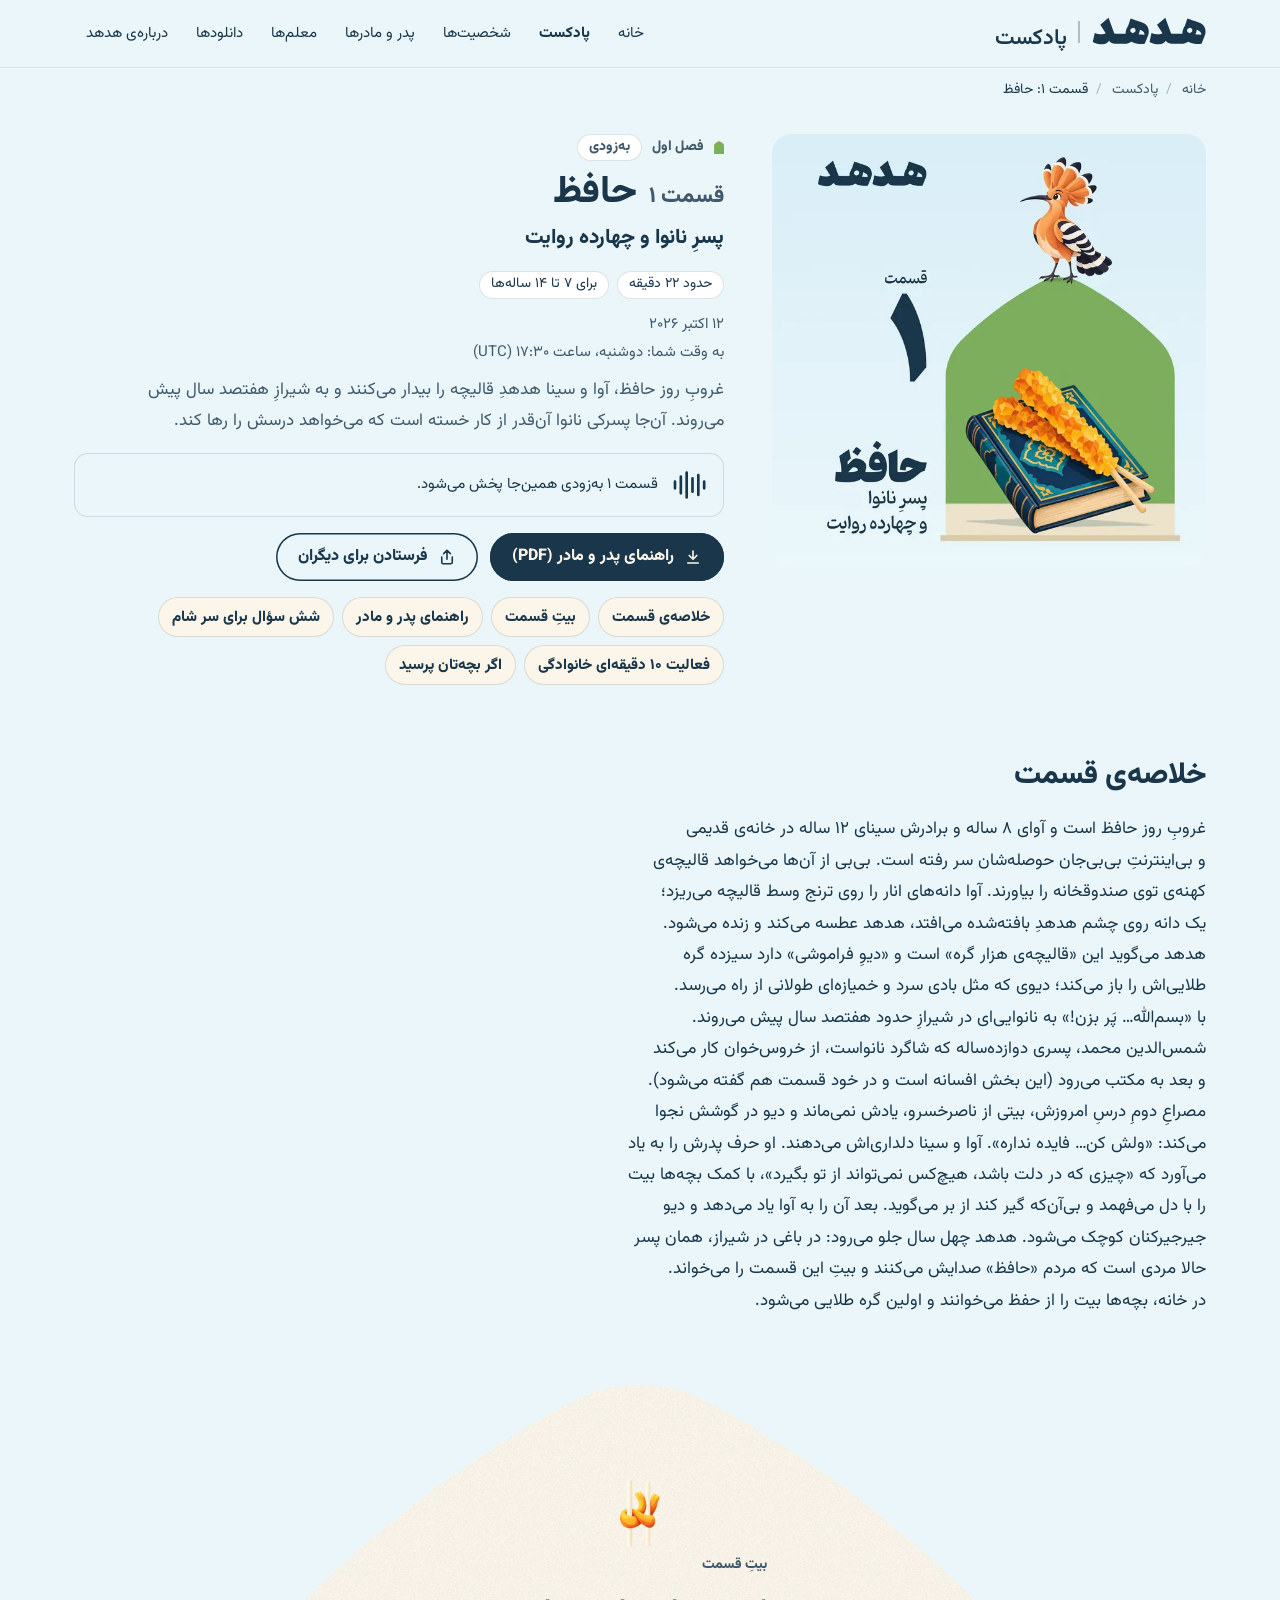
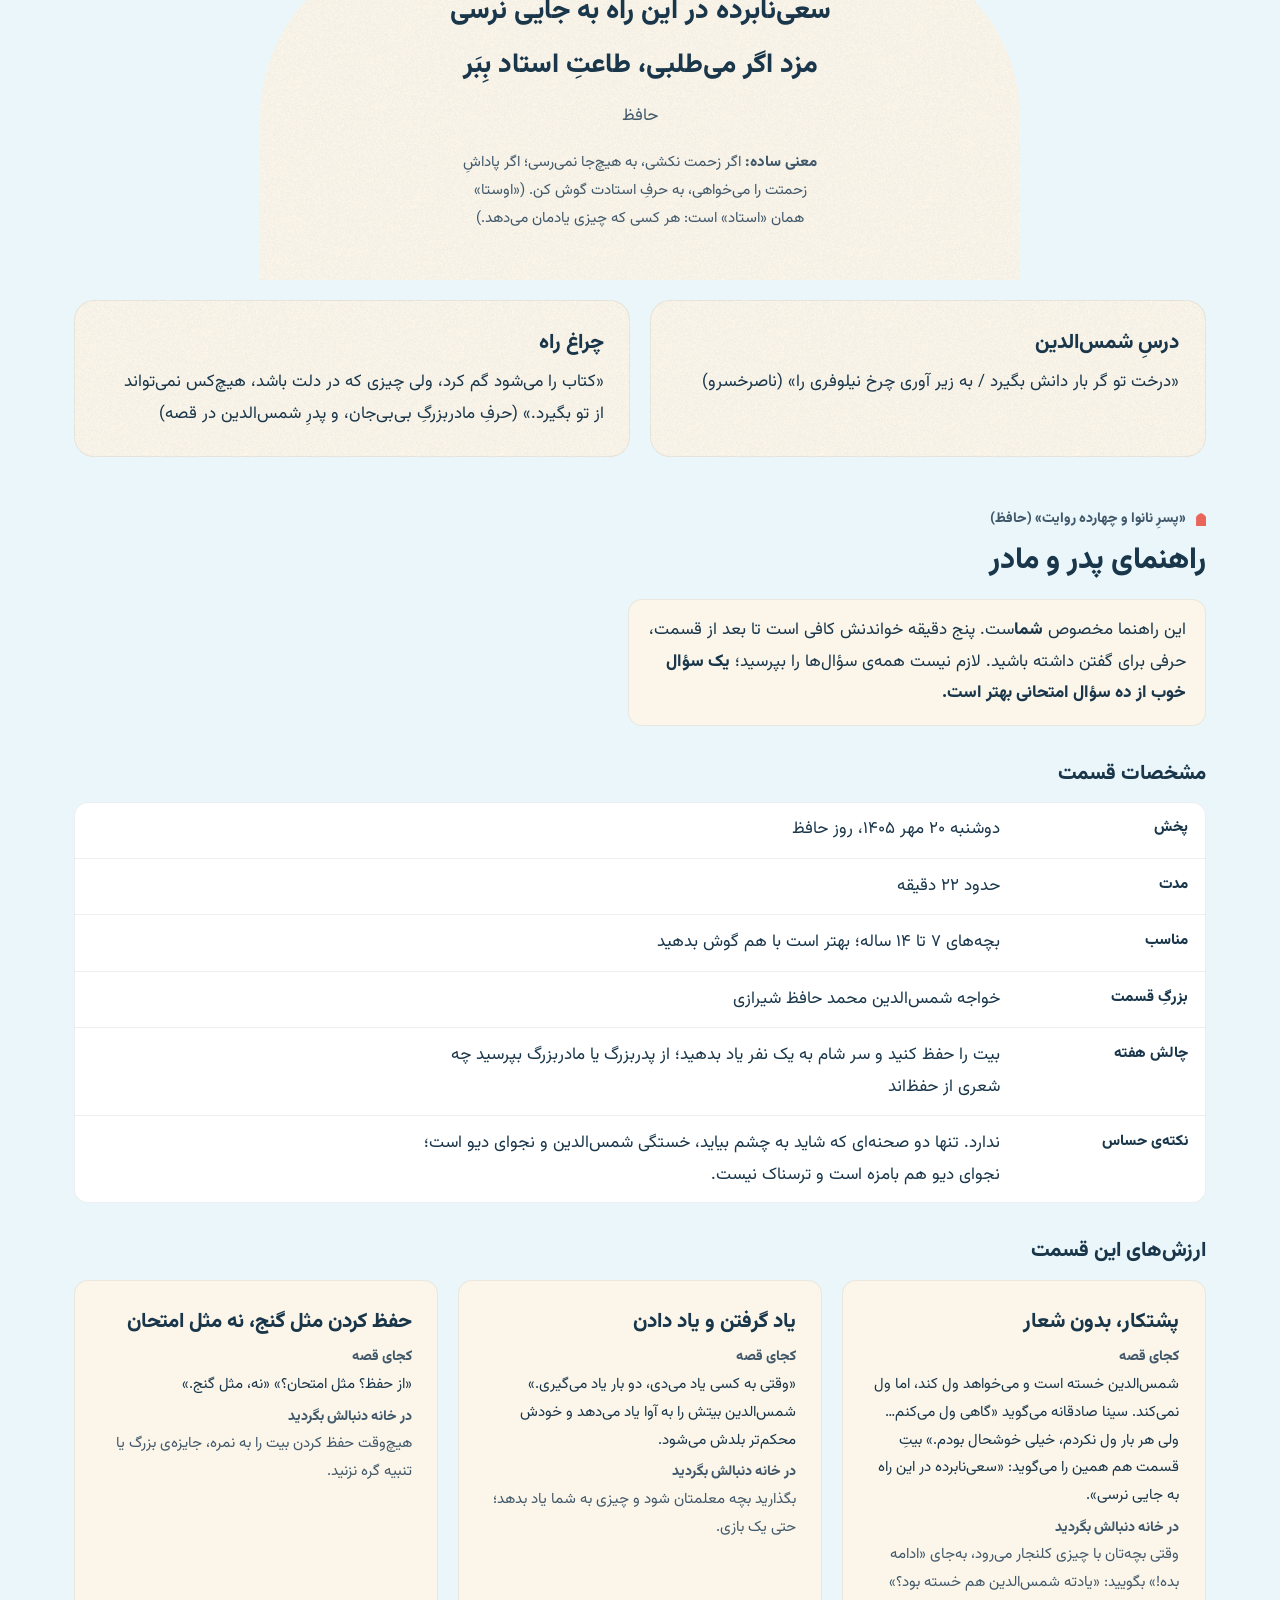
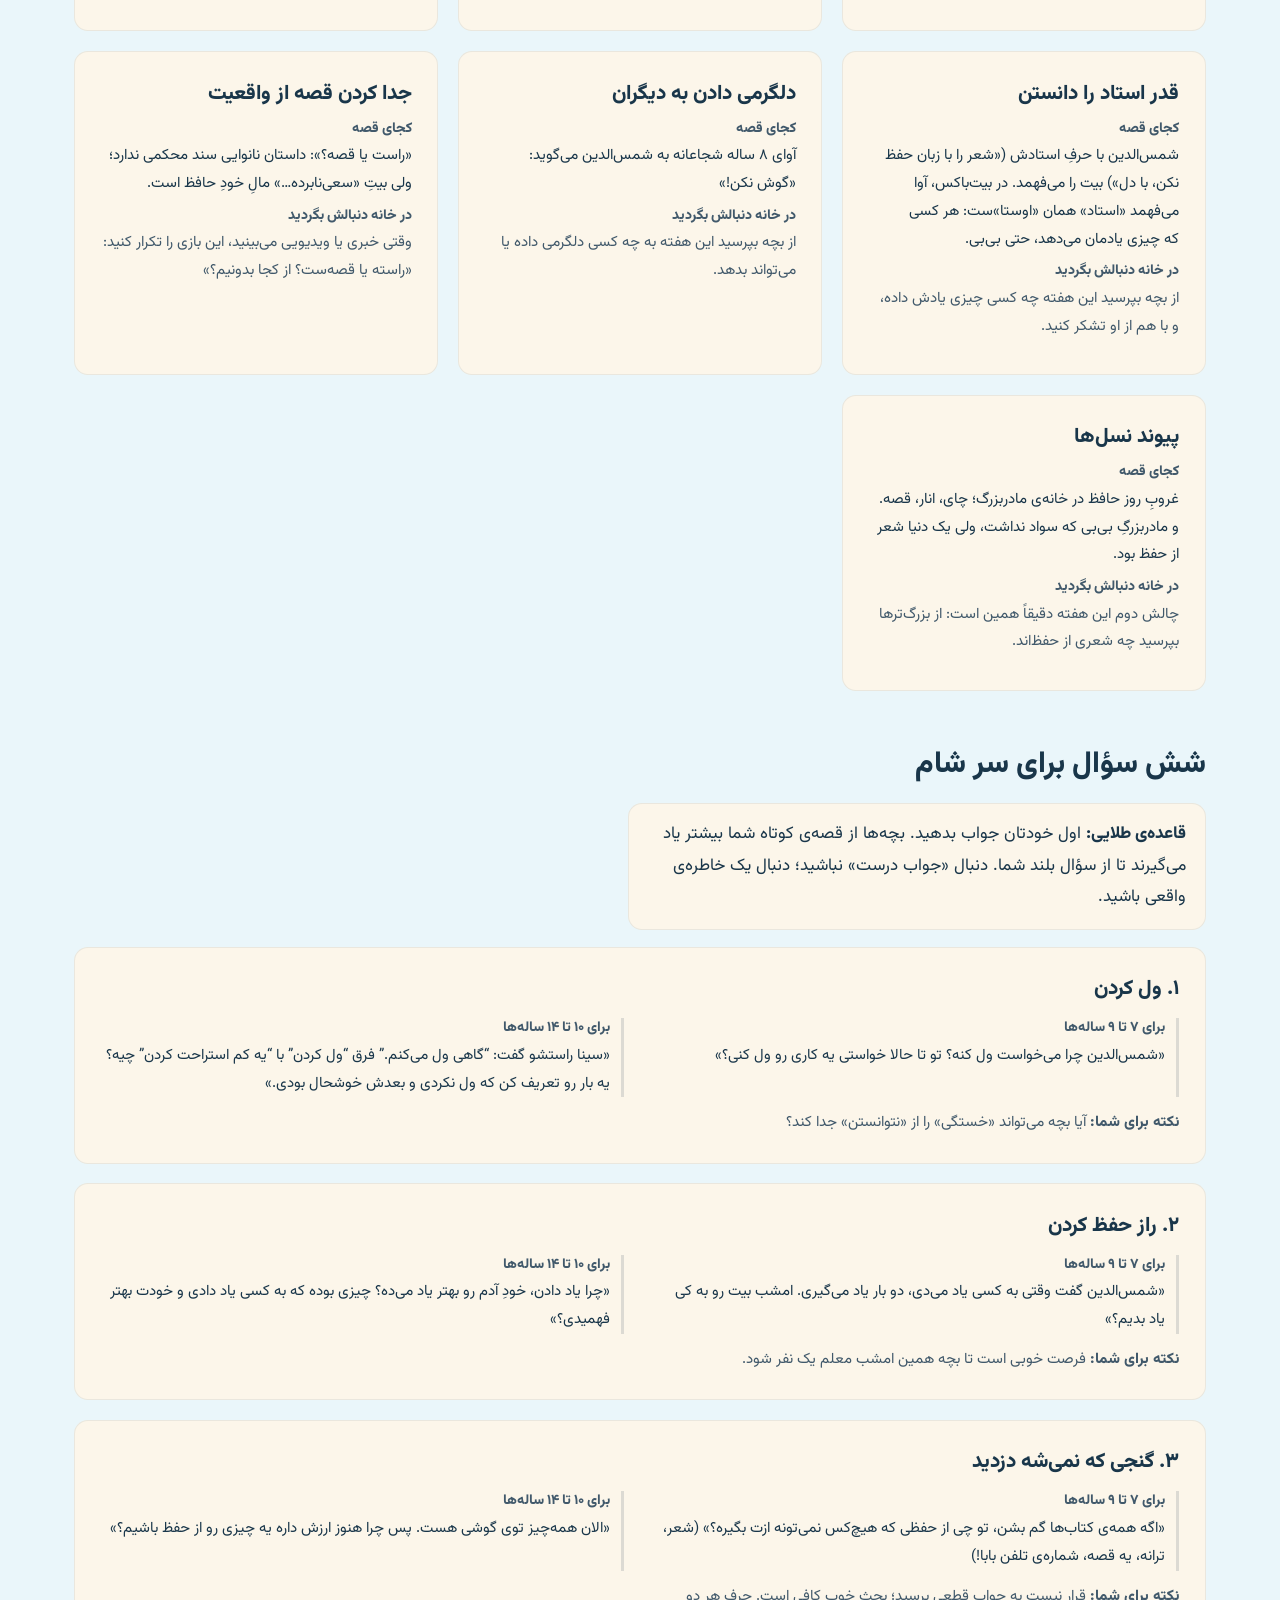
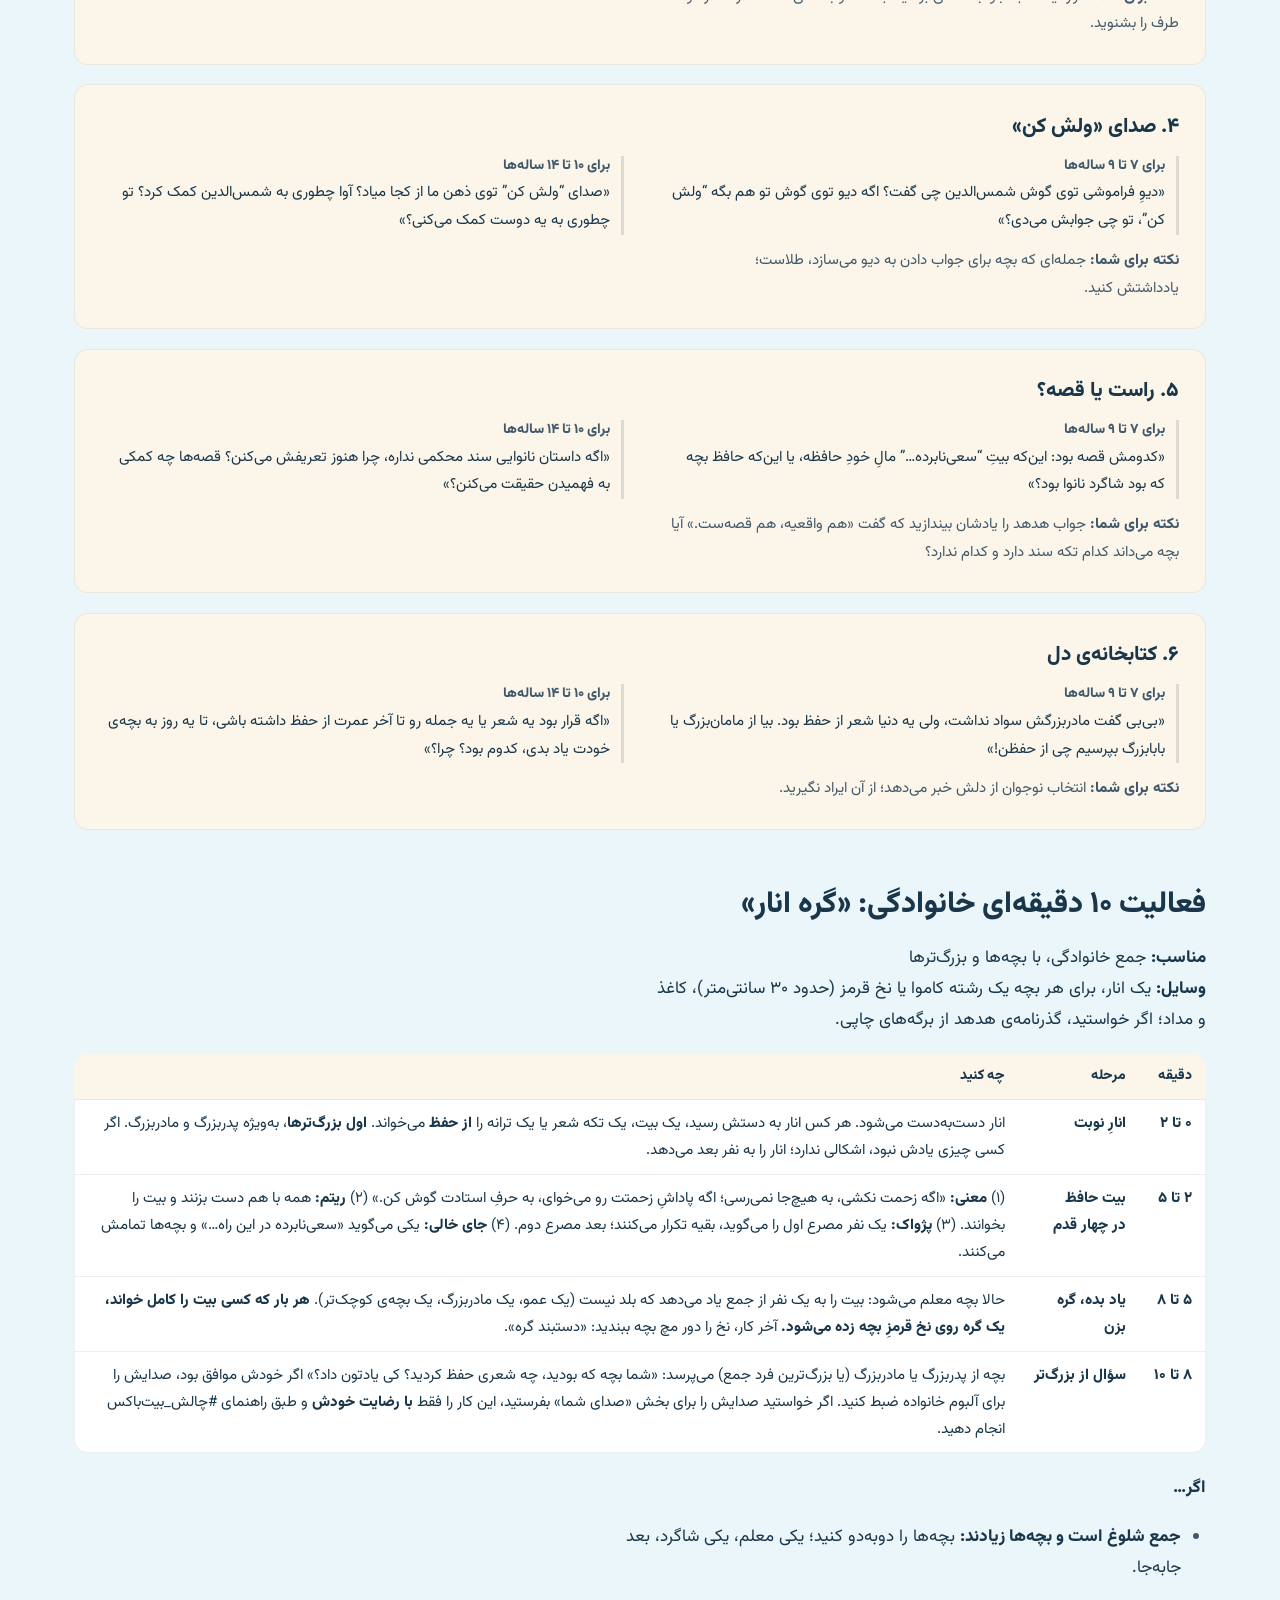
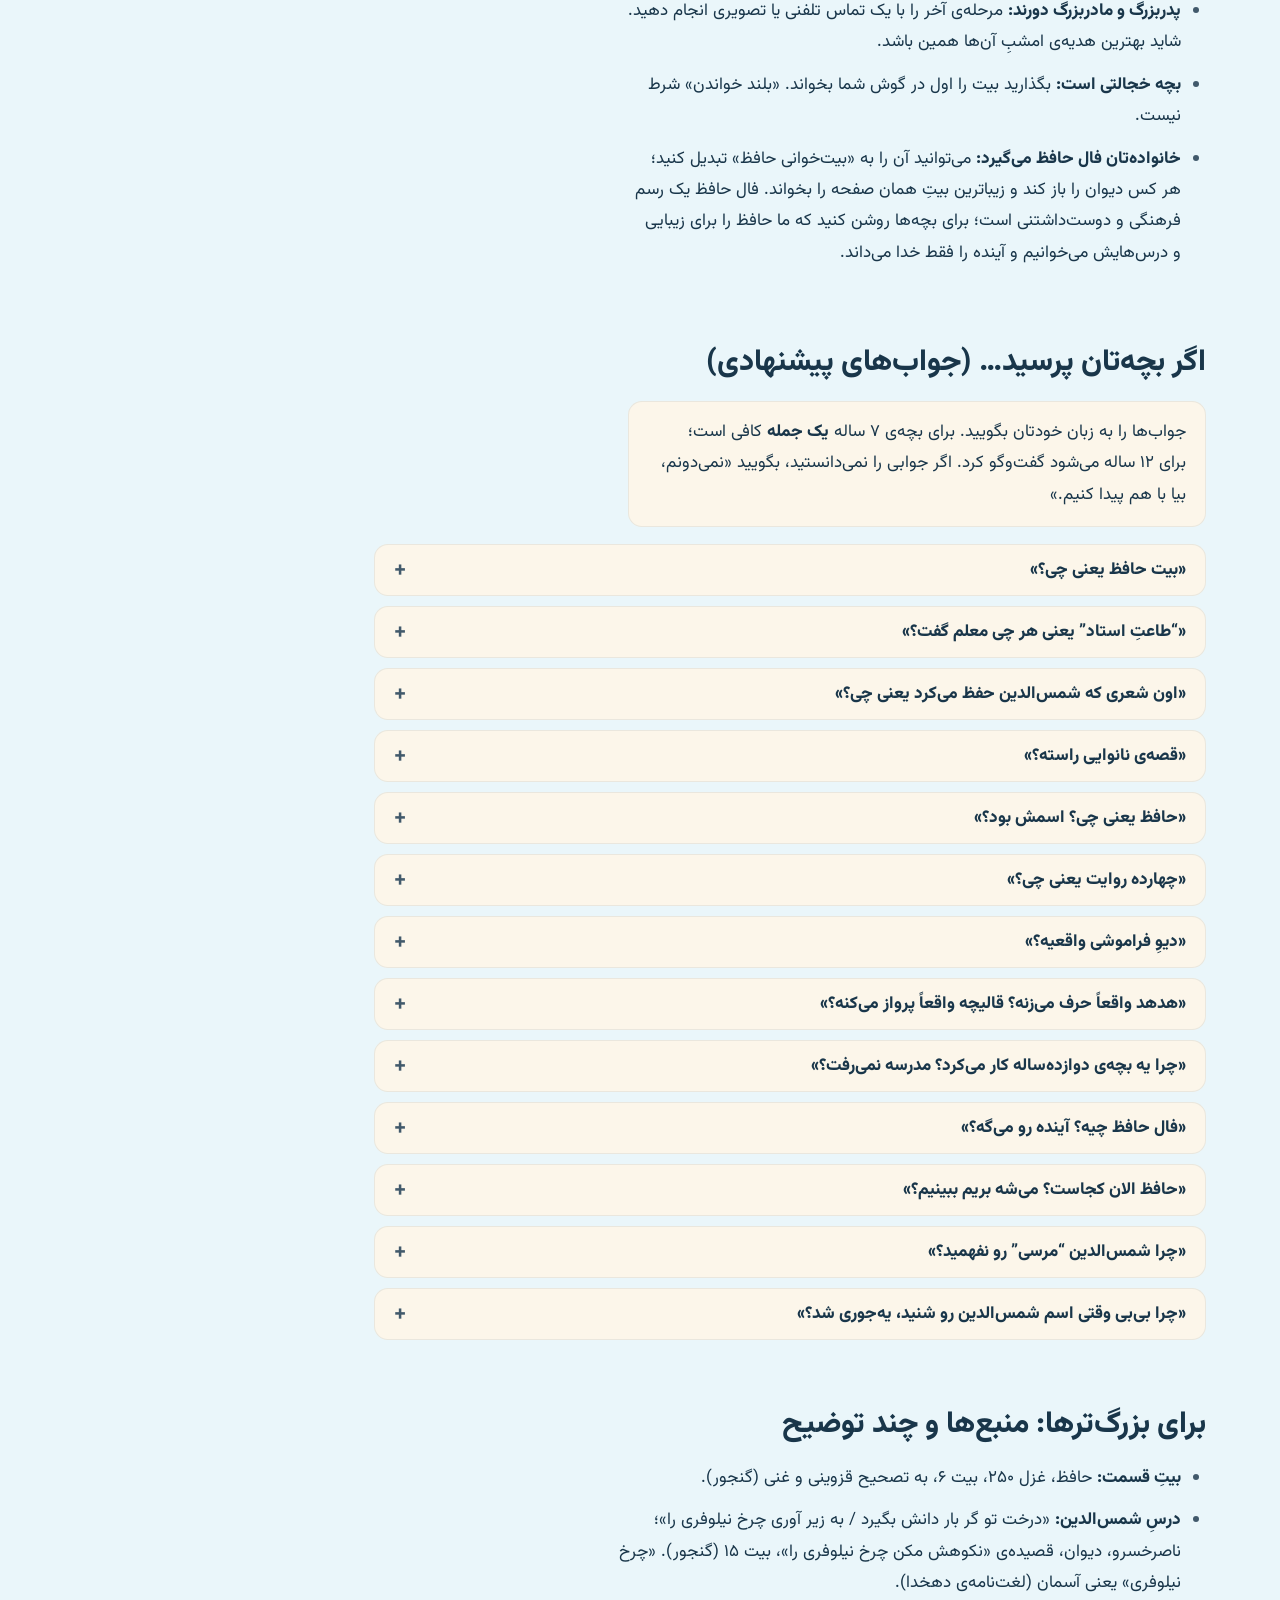
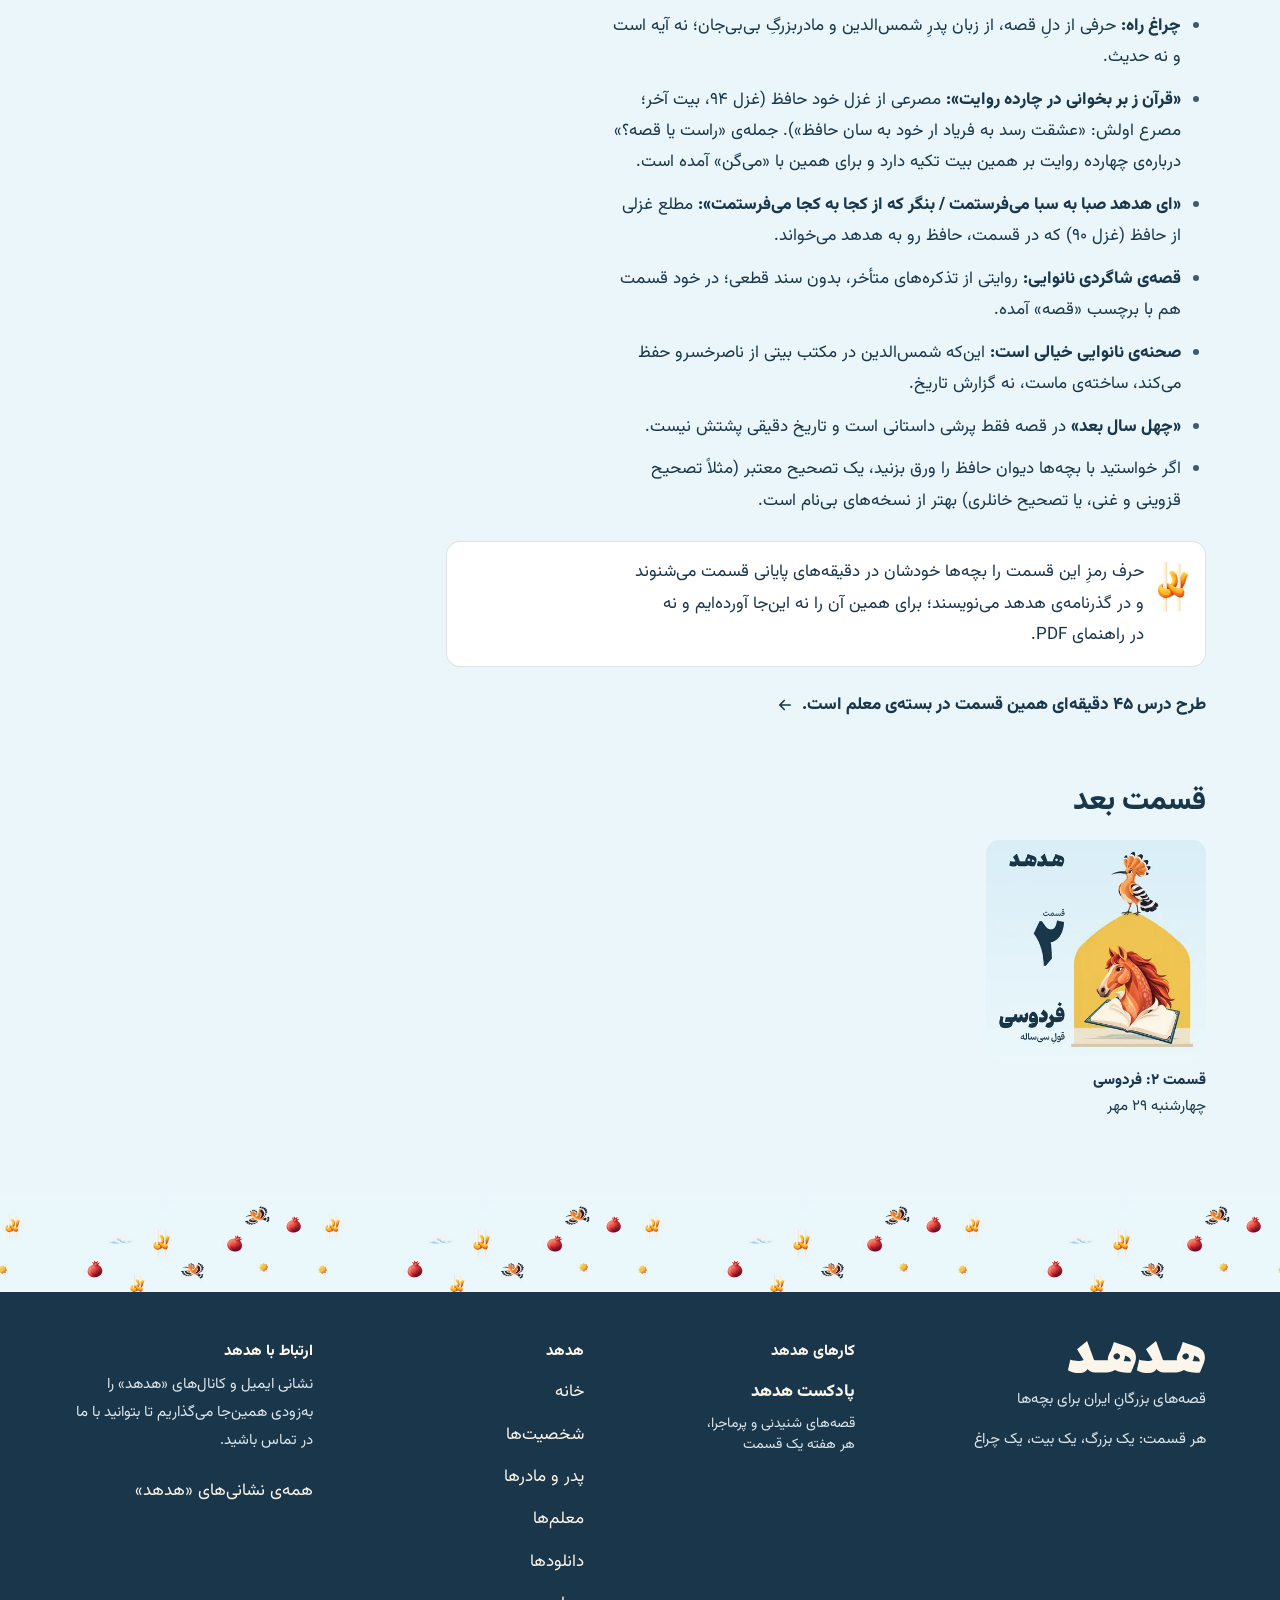
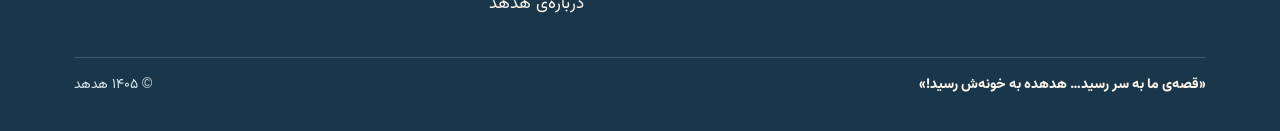
<file: podcast/episode-01-hafez/index.html>
<!doctype html>
<html lang="fa" dir="rtl" class="no-js">
<head>
<meta charset="utf-8">
<meta name="viewport" content="width=device-width, initial-scale=1">
<title>قسمت ۱: پسرِ نانوا و چهارده روایت (حافظ) | هدهد</title>
<meta name="description" content="قسمت ۱ پادکست «هدهد»، «پسرِ نانوا و چهارده روایت»، قصه‌ی حافظ را برای بچه‌ها تعریف می‌کند. راهنمای پدر و مادر، سؤال‌های سر شام و یک فعالیت ۱۰ دقیقه‌ای هم همراهش است.">
<link rel="canonical" href="https://hodhodclub.com/podcast/episode-01-hafez/">
<meta name="theme-color" content="#EAF6FA">
<meta property="og:type" content="article">
<meta property="og:site_name" content="هدهد، قصه‌های بزرگانِ ایران برای بچه‌ها">
<meta property="og:locale" content="fa_IR">
<meta property="og:title" content="قسمت ۱: پسرِ نانوا و چهارده روایت (حافظ)">
<meta property="og:description" content="قسمت ۱ پادکست «هدهد»، «پسرِ نانوا و چهارده روایت»، قصه‌ی حافظ را برای بچه‌ها تعریف می‌کند. راهنمای پدر و مادر، سؤال‌های سر شام و یک فعالیت ۱۰ دقیقه‌ای هم همراهش است.">
<meta property="og:url" content="https://hodhodclub.com/podcast/episode-01-hafez/">
<meta property="og:image" content="https://hodhodclub.com/og/podcast-episode-01-hafez.jpg">
<meta property="og:image:width" content="1200">
<meta property="og:image:height" content="1200">
<meta property="og:image:alt" content="کاور قسمت ۱: حافظ، پسرِ نانوا و چهارده روایت">
<meta name="twitter:card" content="summary">
<link rel="icon" href="/favicon.ico" sizes="any">
<link rel="icon" type="image/png" sizes="32x32" href="/favicon-32.png">
<link rel="apple-touch-icon" href="/apple-touch-icon.png">
<link rel="manifest" href="/site.webmanifest">
<link rel="preload" href="/assets/fonts/vazirmatn.woff" as="font" type="font/woff" crossorigin>
<link rel="stylesheet" href="/assets/site.css?v=29d6ba2e">
<script>document.documentElement.className='js';window.HUDHUD_TEXT={"local": "به وقت شما: {day}، ساعت {time}", "countdown": "تا انتشار: {left}", "soon": "به‌زودی", "out": "منتشر شد", "today": "امروز", "play": "پخش", "pause": "مکث", "copied": "نشانی صفحه کپی شد.", "menu": "فهرست", "close": "بستن"}</script>
<script type="application/ld+json">{"@context": "https://schema.org", "@graph": [{"@type": "PodcastEpisode", "episodeNumber": 1, "name": "پسرِ نانوا و چهارده روایت", "datePublished": "2026-10-12", "description": "غروبِ روز حافظ، آوا و سینا هدهدِ قالیچه را بیدار می‌کنند و به شیرازِ هفتصد سال پیش می‌روند. آن‌جا پسرکی نانوا آن‌قدر از کار خسته است که می‌خواهد درسش را رها کند.", "inLanguage": "fa", "url": "https://hodhodclub.com/podcast/episode-01-hafez/", "image": "https://hodhodclub.com/og/podcast-episode-01-hafez.jpg", "partOfSeries": {"@type": "PodcastSeries", "name": "پادکست هدهد", "url": "https://hodhodclub.com/podcast/"}}, {"@type": "BreadcrumbList", "itemListElement": [{"@type": "ListItem", "position": 1, "name": "خانه", "item": "https://hodhodclub.com/"}, {"@type": "ListItem", "position": 2, "name": "پادکست", "item": "https://hodhodclub.com/podcast/"}, {"@type": "ListItem", "position": 3, "name": "قسمت ۱: حافظ", "item": "https://hodhodclub.com/podcast/episode-01-hafez/"}]}]}</script>
</head>
<body>
<a class="skip" href="#main">رفتن به محتوای اصلی</a>
<header class="site-head"><div class="wrap head-row">
<div class="brand-row lockup"><a class="brand" href="/" aria-label="هدهد، صفحه‌ی اصلی"><svg class="wm-nav" aria-hidden="true" focusable="false" xmlns="http://www.w3.org/2000/svg" viewBox="-35 -1415 6046 1481"><path fill="currentColor" d="M690 -549Q638 -525 580.5 -514.5Q523 -504 457 -504Q363 -504 270.5 -521.0Q178 -538 110 -569L5 -92Q108 -35 238.5 -4.5Q369 26 518 26Q646 26 725.0 -24.0Q804 -74 866 -157Q907 -94 958.0 -60.0Q1009 -26 1088.5 -13.0Q1168 0 1292 0H1703V-530H1292Q1257 -530 1220.0 -534.5Q1183 -539 1144 -546L840 -1375L404 -1011Z M2008 -1332 1873 -937Q1835 -883 1805.5 -820.0Q1776 -757 1759.5 -691.5Q1743 -626 1743 -561Q1743 -545 1754 -531Q1746 -531 1738.5 -530.5Q1731 -530 1722.5 -530.0Q1714 -530 1703 -530Q1675 -530 1664.0 -510.0Q1653 -490 1653 -442V-93Q1653 -41 1663.5 -20.5Q1674 0 1703 0Q1789 0 1879.5 -29.0Q1970 -58 2055 -109Q2192 -36 2371.5 -5.0Q2551 26 2753 2L2888 -328Q2929 -423 2948.5 -501.0Q2968 -579 2968 -626Q2968 -730 2943.5 -811.5Q2919 -893 2868.0 -955.5Q2817 -1018 2737.0 -1065.0Q2657 -1112 2546 -1147Q2386 -1197 2257.5 -1241.5Q2129 -1286 2008 -1332ZM2122 -559Q1985 -610 1985 -682Q1985 -725 2009.5 -761.0Q2034 -797 2073.0 -818.5Q2112 -840 2155 -840Q2187 -840 2213.5 -820.5Q2240 -801 2256.5 -768.5Q2273 -736 2273 -697Q2273 -650 2234.5 -615.0Q2196 -580 2122 -559ZM2426 -496Q2461 -555 2479.5 -617.0Q2498 -679 2494 -738Q2576 -706 2630.5 -671.0Q2685 -636 2713.0 -598.5Q2741 -561 2741 -518Q2741 -510 2739.0 -499.5Q2737 -489 2736 -480Q2651 -480 2573.0 -484.0Q2495 -488 2426 -496Z M3693 -549Q3641 -525 3583.5 -514.5Q3526 -504 3460 -504Q3366 -504 3273.5 -521.0Q3181 -538 3113 -569L3008 -92Q3111 -35 3241.5 -4.5Q3372 26 3521 26Q3649 26 3728.0 -24.0Q3807 -74 3869 -157Q3910 -94 3961.0 -60.0Q4012 -26 4091.5 -13.0Q4171 0 4295 0H4706V-530H4295Q4260 -530 4223.0 -534.5Q4186 -539 4147 -546L3843 -1375L3407 -1011Z M5011 -1332 4876 -937Q4838 -883 4808.5 -820.0Q4779 -757 4762.5 -691.5Q4746 -626 4746 -561Q4746 -545 4757 -531Q4749 -531 4741.5 -530.5Q4734 -530 4725.5 -530.0Q4717 -530 4706 -530Q4678 -530 4667.0 -510.0Q4656 -490 4656 -442V-93Q4656 -41 4666.5 -20.5Q4677 0 4706 0Q4792 0 4882.5 -29.0Q4973 -58 5058 -109Q5195 -36 5374.5 -5.0Q5554 26 5756 2L5891 -328Q5932 -423 5951.5 -501.0Q5971 -579 5971 -626Q5971 -730 5946.5 -811.5Q5922 -893 5871.0 -955.5Q5820 -1018 5740.0 -1065.0Q5660 -1112 5549 -1147Q5389 -1197 5260.5 -1241.5Q5132 -1286 5011 -1332ZM5125 -559Q4988 -610 4988 -682Q4988 -725 5012.5 -761.0Q5037 -797 5076.0 -818.5Q5115 -840 5158 -840Q5190 -840 5216.5 -820.5Q5243 -801 5259.5 -768.5Q5276 -736 5276 -697Q5276 -650 5237.5 -615.0Q5199 -580 5125 -559ZM5429 -496Q5464 -555 5482.5 -617.0Q5501 -679 5497 -738Q5579 -706 5633.5 -671.0Q5688 -636 5716.0 -598.5Q5744 -561 5744 -518Q5744 -510 5742.0 -499.5Q5740 -489 5739 -480Q5654 -480 5576.0 -484.0Q5498 -488 5429 -496Z"/></svg></a><span class="lockup-rule" aria-hidden="true"></span><a class="lockup-label" href="/podcast/">پادکست</a></div>
<button class="menu-btn" type="button" aria-expanded="false" aria-controls="nav"><span class="bars"><span></span></span><span class="menu-label">فهرست</span></button>
<nav id="nav" class="nav" aria-label="فهرست"><ul><li><a href="/">خانه</a></li><li><a href="/podcast/" aria-current="true">پادکست</a></li><li><a href="/characters/">شخصیت‌ها</a></li><li><a href="/parents/">پدر و مادرها</a></li><li><a href="/teachers/">معلم‌ها</a></li><li><a href="/downloads/">دانلودها</a></li><li><a href="/about/">درباره‌ی هدهد</a></li></ul></nav>
</div></header>
<main id="main">
<nav class="crumbs wrap" aria-label="مسیر صفحه"><ol><li><a href="/">خانه</a></li><li><a href="/podcast/">پادکست</a></li><li aria-current="page">قسمت ۱: حافظ</li></ol></nav>
<div class="wrap"><section class="ep-hero" aria-labelledby="ep-title">
<div class="cover"><img src="/img/cover01-1100.webp" srcset="/img/cover01-400.webp 400w, /img/cover01-700.webp 700w, /img/cover01-1100.webp 1100w" sizes="(min-width: 1100px) 440px, (min-width: 700px) 38vw, 104px" width="1100" height="1100" alt="کاور قسمت ۱: حافظ، پسرِ نانوا و چهارده روایت" decoding="async" fetchpriority="high"></div>
<div class="ep-hero-head">
<p class="eyebrow"><svg class="glyph" viewBox="0 0 1000 1300" aria-hidden="true" focusable="false" style="--g:var(--leaf)"><path d="M0,1300 L0,460 L1,442 L3,424 L6,406 L11,389 L18,372 L25,356 L34,340 L44,325 L55,311 L67,297 L98,267 L130,239 L162,210 L196,183 L230,157 L265,132 L300,109 L337,86 L374,64 L411,43 L413,42 L415,41 L417,40 L420,39 L422,38 L424,37 L426,36 L428,35 L430,34 L432,34 L434,33 L437,32 L439,31 L441,31 L443,30 L445,29 L448,29 L450,28 L452,27 L454,27 L457,26 L459,26 L461,25 L463,25 L466,24 L468,24 L470,24 L472,23 L475,23 L477,23 L479,22 L482,22 L484,22 L486,22 L488,21 L491,21 L493,21 L495,21 L498,21 L500,21 L502,21 L505,21 L507,21 L509,21 L512,21 L514,22 L516,22 L518,22 L521,22 L523,23 L525,23 L528,23 L530,24 L532,24 L534,24 L537,25 L539,25 L541,26 L543,26 L546,27 L548,27 L550,28 L552,29 L555,29 L557,30 L559,31 L561,31 L563,32 L566,33 L568,34 L570,34 L572,35 L574,36 L576,37 L578,38 L580,39 L583,40 L585,41 L587,42 L589,43 L626,64 L663,86 L700,109 L735,132 L770,157 L804,183 L838,210 L870,239 L902,267 L933,297 L945,311 L956,325 L966,340 L975,356 L982,372 L989,389 L994,406 L997,424 L999,442 L1000,460 L1000,1300 Z"/></svg>فصل اول<span class="chip status" data-status="2026-10-12T17:30:00Z"></span></p>
<h1 id="ep-title"><span class="ep-num">قسمت ۱</span> حافظ</h1>
<p class="ep-title">پسرِ نانوا و چهارده روایت</p>
</div>
<div class="player player-wait" role="note" id="listen"><svg viewBox="0 0 48 48" aria-hidden="true"><g fill="none" stroke="currentColor" stroke-width="3.2" stroke-linecap="round"><path d="M6 20v8M13 14v20M20 9v30M27 16v16M34 12v24M41 20v8"/></g></svg><p data-late="قسمت ۱ به‌زودی همین‌جا پخش می‌شود." data-at="2026-10-12T17:30:00Z">قسمت ۱ از دوشنبه ۲۰ مهر، ساعت ۲۱ به وقت تهران، همین‌جا پخش می‌شود.</p></div>
<div class="ep-hero-about"><ul class="meta"><li class="chip">حدود ۲۲ دقیقه</li><li class="chip">برای ۷ تا ۱۴ ساله‌ها</li></ul>
<p class="when">۱۲ اکتبر ۲۰۲۶<span class="local" data-local="2026-10-12T17:30:00Z" hidden></span></p>
<p class="logline">غروبِ روز حافظ، آوا و سینا هدهدِ قالیچه را بیدار می‌کنند و به شیرازِ هفتصد سال پیش می‌روند. آن‌جا پسرکی نانوا آن‌قدر از کار خسته است که می‌خواهد درسش را رها کند.</p>
</div>
<div class="actions"><a class="btn btn-primary" href="/downloads/hodhod-parent-guide-ep01.pdf" download><svg viewBox="0 0 24 24" aria-hidden="true"><path fill="none" stroke="currentColor" stroke-width="2.2" stroke-linecap="round" stroke-linejoin="round" d="M12 4v11m-5-5 5 5 5-5M5 20h14"/></svg>راهنمای پدر و مادر (PDF)<span class="sr"> (۱٫۲ مگابایت)</span></a><button class="btn btn-ghost" type="button" data-share hidden><svg viewBox="0 0 24 24" aria-hidden="true"><path fill="none" stroke="currentColor" stroke-width="2.1" stroke-linecap="round" stroke-linejoin="round" d="M12 3v12M7.5 7.5 12 3l4.5 4.5M5 12v7a2 2 0 0 0 2 2h10a2 2 0 0 0 2-2v-7"/></svg><span>فرستادن برای دیگران</span></button></div>
<ul class="toc"><li><a href="#summary">خلاصه‌ی قسمت</a></li><li><a href="#verse">بیتِ قسمت</a></li><li><a href="#guide">راهنمای پدر و مادر</a></li><li><a href="#questions">شش سؤال برای سر شام</a></li><li><a href="#activity">فعالیت ۱۰ دقیقه‌ای خانوادگی</a></li><li><a href="#faq">اگر بچه‌تان پرسید</a></li></ul>
</section>

<section class="guide-sec narrow" id="summary" aria-labelledby="sum-title"><h2 id="sum-title" class="sec-title">خلاصه‌ی قسمت</h2>
<div class="prose"><p>غروبِ روز حافظ است و آوای ۸ ساله و برادرش سینای ۱۲ ساله در خانه‌ی قدیمی و بی‌اینترنتِ بی‌بی‌جان حوصله‌شان سر رفته است. بی‌بی از آن‌ها می‌خواهد قالیچه‌ی کهنه‌ی توی صندوقخانه را بیاورند. آوا دانه‌های انار را روی ترنج وسط قالیچه می‌ریزد؛ یک دانه روی چشم هدهدِ بافته‌شده می‌افتد، هدهد عطسه می‌کند و زنده می‌شود. هدهد می‌گوید این «قالیچه‌ی هزار گره» است و «دیوِ فراموشی» دارد سیزده گره طلایی‌اش را باز می‌کند؛ دیوی که مثل بادی سرد و خمیازه‌ای طولانی از راه می‌رسد. با «بسم‌الله… پَر بزن!» به نانوایی‌ای در شیرازِ حدود هفتصد سال پیش می‌روند. شمس‌الدین محمد، پسری دوازده‌ساله که شاگرد نانواست، از خروس‌خوان کار می‌کند و بعد به مکتب می‌رود (این بخش افسانه است و در خود قسمت هم گفته می‌شود). مصراعِ دومِ درسِ امروزش، بیتی از ناصرخسرو، یادش نمی‌ماند و دیو در گوشش نجوا می‌کند: «ولش کن… فایده نداره». آوا و سینا دلداری‌اش می‌دهند. او حرف پدرش را به یاد می‌آورد که «چیزی که در دلت باشد، هیچ‌کس نمی‌تواند از تو بگیرد»، با کمک بچه‌ها بیت را با دل می‌فهمد و بی‌آن‌که گیر کند از بر می‌گوید. بعد آن را به آوا یاد می‌دهد و دیو جیرجیرکنان کوچک می‌شود. هدهد چهل سال جلو می‌رود: در باغی در شیراز، همان پسر حالا مردی است که مردم «حافظ» صدایش می‌کنند و بیتِ این قسمت را می‌خواند. در خانه، بچه‌ها بیت را از حفظ می‌خوانند و اولین گره طلایی می‌شود.</p></div></section>

<section class="guide-sec" id="verse" aria-labelledby="verse-title"><h2 id="verse-title" class="sr">بیتِ قسمت</h2>
<div class="verse-card"><img class="knot" src="/img/knot-240.webp" srcset="/img/knot-120.webp 120w, /img/knot-240.webp 240w" sizes="44px" width="240" height="408" alt="" loading="lazy" decoding="async"><p class="eyebrow">بیتِ قسمت</p>
<p class="lines"><span>سعی‌نابرده در این راه به جایی نرسی</span><span>مزد اگر می‌طلبی، طاعتِ استاد بِبَر</span></p><p class="poet">حافظ</p>
<p class="meaning"><strong>معنی ساده:</strong> اگر زحمت نکشی، به هیچ‌جا نمی‌رسی؛ اگر پاداشِ زحمتت را می‌خواهی، به حرفِ استادت گوش کن. («اوستا» همان «استاد» است: هر کسی که چیزی یادمان می‌دهد.)</p></div>
<div class="lamp"><div class="card grain"><h3>درسِ شمس‌الدین</h3><p>«درخت تو گر بار دانش بگیرد / به زیر آوری چرخ نیلوفری را» (ناصرخسرو)</p></div><div class="card grain"><h3>چراغ راه</h3><p>«کتاب را می‌شود گم کرد، ولی چیزی که در دلت باشد، هیچ‌کس نمی‌تواند از تو بگیرد.» (حرفِ مادربزرگِ بی‌بی‌جان، و پدرِ شمس‌الدین در قصه)</p></div></div>
</section>

<section class="guide-sec" id="guide" aria-labelledby="guide-title">
<p class="eyebrow"><svg class="glyph" viewBox="0 0 1000 1300" aria-hidden="true" focusable="false" style="--g:var(--coral)"><path d="M0,1300 L0,460 L1,442 L3,424 L6,406 L11,389 L18,372 L25,356 L34,340 L44,325 L55,311 L67,297 L98,267 L130,239 L162,210 L196,183 L230,157 L265,132 L300,109 L337,86 L374,64 L411,43 L413,42 L415,41 L417,40 L420,39 L422,38 L424,37 L426,36 L428,35 L430,34 L432,34 L434,33 L437,32 L439,31 L441,31 L443,30 L445,29 L448,29 L450,28 L452,27 L454,27 L457,26 L459,26 L461,25 L463,25 L466,24 L468,24 L470,24 L472,23 L475,23 L477,23 L479,22 L482,22 L484,22 L486,22 L488,21 L491,21 L493,21 L495,21 L498,21 L500,21 L502,21 L505,21 L507,21 L509,21 L512,21 L514,22 L516,22 L518,22 L521,22 L523,23 L525,23 L528,23 L530,24 L532,24 L534,24 L537,25 L539,25 L541,26 L543,26 L546,27 L548,27 L550,28 L552,29 L555,29 L557,30 L559,31 L561,31 L563,32 L566,33 L568,34 L570,34 L572,35 L574,36 L576,37 L578,38 L580,39 L583,40 L585,41 L587,42 L589,43 L626,64 L663,86 L700,109 L735,132 L770,157 L804,183 L838,210 L870,239 L902,267 L933,297 L945,311 L956,325 L966,340 L975,356 L982,372 L989,389 L994,406 L997,424 L999,442 L1000,460 L1000,1300 Z"/></svg>«پسرِ نانوا و چهارده روایت» (حافظ)</p>
<h2 id="guide-title" class="sec-title">راهنمای پدر و مادر</h2>
<div class="prose"><blockquote>این راهنما مخصوص <strong>شما</strong>ست. پنج دقیقه خواندنش کافی است تا بعد از قسمت، حرفی برای گفتن داشته باشید. لازم نیست همه‌ی سؤال‌ها را بپرسید؛ <strong>یک سؤال خوب از ده سؤال امتحانی بهتر است.</strong></blockquote></div>
<h3 class="sub-title">مشخصات قسمت</h3>
<dl class="glance"><div><dt>پخش</dt><dd>دوشنبه ۲۰ مهر ۱۴۰۵، روز حافظ</dd></div><div><dt>مدت</dt><dd>حدود ۲۲ دقیقه</dd></div><div><dt>مناسب</dt><dd>بچه‌های ۷ تا ۱۴ ساله؛ بهتر است با هم گوش بدهید</dd></div><div><dt>بزرگِ قسمت</dt><dd>خواجه شمس‌الدین محمد حافظ شیرازی</dd></div><div><dt>چالش هفته</dt><dd>بیت را حفظ کنید و سر شام به یک نفر یاد بدهید؛ از پدربزرگ یا مادربزرگ بپرسید چه شعری از حفظ‌اند</dd></div><div><dt>نکته‌ی حساس</dt><dd>ندارد. تنها دو صحنه‌ای که شاید به چشم بیاید، خستگی شمس‌الدین و نجوای دیو است؛ نجوای دیو هم بامزه است و ترسناک نیست.</dd></div></dl>
<h3 class="sub-title">ارزش‌های این قسمت</h3>
<div class="vals"><div class="val"><h4><strong>پشتکار، بدون شعار</strong></h4><p><span class="lbl">کجای قصه</span>شمس‌الدین خسته است و می‌خواهد ول کند، اما ول نمی‌کند. سینا صادقانه می‌گوید «گاهی ول می‌کنم… ولی هر بار ول نکردم، خیلی خوشحال بودم.» بیتِ قسمت هم همین را می‌گوید: «سعی‌نابرده در این راه به جایی نرسی».</p>
<p class="home"><span class="lbl">در خانه دنبالش بگردید</span>وقتی بچه‌تان با چیزی کلنجار می‌رود، به‌جای «ادامه بده!» بگویید: «یادته شمس‌الدین هم خسته بود؟»</p></div><div class="val"><h4><strong>یاد گرفتن و یاد دادن</strong></h4><p><span class="lbl">کجای قصه</span>«وقتی به کسی یاد می‌دی، دو بار یاد می‌گیری.» شمس‌الدین بیتش را به آوا یاد می‌دهد و خودش محکم‌تر بلدش می‌شود.</p>
<p class="home"><span class="lbl">در خانه دنبالش بگردید</span>بگذارید بچه معلمتان شود و چیزی به شما یاد بدهد؛ حتی یک بازی.</p></div><div class="val"><h4><strong>حفظ کردن مثل گنج، نه مثل امتحان</strong></h4><p><span class="lbl">کجای قصه</span>«از حفظ؟ مثل امتحان؟» «نه، مثل گنج.»</p>
<p class="home"><span class="lbl">در خانه دنبالش بگردید</span>هیچ‌وقت حفظ کردن بیت را به نمره، جایزه‌ی بزرگ یا تنبیه گره نزنید.</p></div><div class="val"><h4><strong>قدر استاد را دانستن</strong></h4><p><span class="lbl">کجای قصه</span>شمس‌الدین با حرفِ استادش («شعر را با زبان حفظ نکن، با دل») بیت را می‌فهمد. در بیت‌باکس، آوا می‌فهمد «استاد» همان «اوستا»ست: هر کسی که چیزی یادمان می‌دهد، حتی بی‌بی.</p>
<p class="home"><span class="lbl">در خانه دنبالش بگردید</span>از بچه بپرسید این هفته چه کسی چیزی یادش داده، و با هم از او تشکر کنید.</p></div><div class="val"><h4><strong>دلگرمی دادن به دیگران</strong></h4><p><span class="lbl">کجای قصه</span>آوای ۸ ساله شجاعانه به شمس‌الدین می‌گوید: «گوش نکن!»</p>
<p class="home"><span class="lbl">در خانه دنبالش بگردید</span>از بچه بپرسید این هفته به چه کسی دلگرمی داده یا می‌تواند بدهد.</p></div><div class="val"><h4><strong>جدا کردن قصه از واقعیت</strong></h4><p><span class="lbl">کجای قصه</span>«راست یا قصه؟»: داستان نانوایی سند محکمی ندارد؛ ولی بیتِ «سعی‌نابرده…» مالِ خودِ حافظ است.</p>
<p class="home"><span class="lbl">در خانه دنبالش بگردید</span>وقتی خبری یا ویدیویی می‌بینید، این بازی را تکرار کنید: «راسته یا قصه‌ست؟ از کجا بدونیم؟»</p></div><div class="val"><h4><strong>پیوند نسل‌ها</strong></h4><p><span class="lbl">کجای قصه</span>غروبِ روز حافظ در خانه‌ی مادربزرگ؛ چای، انار، قصه. و مادربزرگِ بی‌بی که سواد نداشت، ولی یک دنیا شعر از حفظ بود.</p>
<p class="home"><span class="lbl">در خانه دنبالش بگردید</span>چالش دوم این هفته دقیقاً همین است: از بزرگ‌ترها بپرسید چه شعری از حفظ‌اند.</p></div></div>
</section>

<section class="guide-sec" id="questions" aria-labelledby="q-title"><h2 id="q-title" class="sec-title">شش سؤال برای سر شام</h2>
<div class="prose intro"><blockquote><p><strong>قاعده‌ی طلایی:</strong> اول خودتان جواب بدهید. بچه‌ها از قصه‌ی کوتاه شما بیشتر یاد می‌گیرند تا از سؤال بلند شما. دنبال «جواب درست» نباشید؛ دنبال یک خاطره‌ی واقعی باشید.</p></blockquote></div>
<div class="qs"><div class="q"><h3>۱. ول کردن</h3><div class="pair"><div><span class="lbl">برای ۷ تا ۹ ساله‌ها</span>«شمس‌الدین چرا می‌خواست ول کنه؟ تو تا حالا خواستی یه کاری رو ول کنی؟»</div>
<div><span class="lbl">برای ۱۰ تا ۱۴ ساله‌ها</span>«سینا راستشو گفت: “گاهی ول می‌کنم.” فرق “ول کردن” با “یه کم استراحت کردن” چیه؟ یه بار رو تعریف کن که ول نکردی و بعدش خوشحال بودی.»</div></div><p class="listen"><strong>نکته برای شما:</strong> آیا بچه می‌تواند «خستگی» را از «نتوانستن» جدا کند؟</p></div><div class="q"><h3>۲. راز حفظ کردن</h3><div class="pair"><div><span class="lbl">برای ۷ تا ۹ ساله‌ها</span>«شمس‌الدین گفت وقتی به کسی یاد می‌دی، دو بار یاد می‌گیری. امشب بیت رو به کی یاد بدیم؟»</div>
<div><span class="lbl">برای ۱۰ تا ۱۴ ساله‌ها</span>«چرا یاد دادن، خودِ آدم رو بهتر یاد می‌ده؟ چیزی بوده که به کسی یاد دادی و خودت بهتر فهمیدی؟»</div></div><p class="listen"><strong>نکته برای شما:</strong> فرصت خوبی است تا بچه همین امشب معلم یک نفر شود.</p></div><div class="q"><h3>۳. گنجی که نمی‌شه دزدید</h3><div class="pair"><div><span class="lbl">برای ۷ تا ۹ ساله‌ها</span>«اگه همه‌ی کتاب‌ها گم بشن، تو چی از حفظی که هیچ‌کس نمی‌تونه ازت بگیره؟» (شعر، ترانه، یه قصه، شماره‌ی تلفن بابا!)</div>
<div><span class="lbl">برای ۱۰ تا ۱۴ ساله‌ها</span>«الان همه‌چیز توی گوشی هست. پس چرا هنوز ارزش داره یه چیزی رو از حفظ باشیم؟»</div></div><p class="listen"><strong>نکته برای شما:</strong> قرار نیست به جواب قطعی برسید؛ بحث خوب کافی است. حرف هر دو طرف را بشنوید.</p></div><div class="q"><h3>۴. صدای «ولش کن»</h3><div class="pair"><div><span class="lbl">برای ۷ تا ۹ ساله‌ها</span>«دیوِ فراموشی توی گوش شمس‌الدین چی گفت؟ اگه دیو توی گوش تو هم بگه “ولش کن”، تو چی جوابش می‌دی؟»</div>
<div><span class="lbl">برای ۱۰ تا ۱۴ ساله‌ها</span>«صدای “ولش کن” توی ذهن ما از کجا میاد؟ آوا چطوری به شمس‌الدین کمک کرد؟ تو چطوری به یه دوست کمک می‌کنی؟»</div></div><p class="listen"><strong>نکته برای شما:</strong> جمله‌ای که بچه برای جواب دادن به دیو می‌سازد، طلاست؛ یادداشتش کنید.</p></div><div class="q"><h3>۵. راست یا قصه؟</h3><div class="pair"><div><span class="lbl">برای ۷ تا ۹ ساله‌ها</span>«کدومش قصه بود: این‌که بیتِ “سعی‌نابرده…” مالِ خودِ حافظه، یا این‌که حافظ بچه که بود شاگرد نانوا بود؟»</div>
<div><span class="lbl">برای ۱۰ تا ۱۴ ساله‌ها</span>«اگه داستان نانوایی سند محکمی نداره، چرا هنوز تعریفش می‌کنن؟ قصه‌ها چه کمکی به فهمیدن حقیقت می‌کنن؟»</div></div><p class="listen"><strong>نکته برای شما:</strong> جواب هدهد را یادشان بیندازید که گفت «هم واقعیه، هم قصه‌ست.» آیا بچه می‌داند کدام تکه سند دارد و کدام ندارد؟</p></div><div class="q"><h3>۶. کتابخانه‌ی دل</h3><div class="pair"><div><span class="lbl">برای ۷ تا ۹ ساله‌ها</span>«بی‌بی گفت مادربزرگش سواد نداشت، ولی یه دنیا شعر از حفظ بود. بیا از مامان‌بزرگ یا بابابزرگ بپرسیم چی از حفظن!»</div>
<div><span class="lbl">برای ۱۰ تا ۱۴ ساله‌ها</span>«اگه قرار بود یه شعر یا یه جمله رو تا آخر عمرت از حفظ داشته باشی، تا یه روز به بچه‌ی خودت یاد بدی، کدوم بود؟ چرا؟»</div></div><p class="listen"><strong>نکته برای شما:</strong> انتخاب نوجوان از دلش خبر می‌دهد؛ از آن ایراد نگیرید.</p></div></div></section>

<section class="guide-sec" id="activity" aria-labelledby="act-title"><h2 id="act-title" class="sec-title">فعالیت ۱۰ دقیقه‌ای خانوادگی: «گره انار»</h2>
<div class="prose"><p><strong>مناسب:</strong> جمع خانوادگی، با بچه‌ها و بزرگ‌ترها<br><strong>وسایل:</strong> یک انار، برای هر بچه یک رشته کاموا یا نخ قرمز (حدود ۳۰ سانتی‌متر)، کاغذ و مداد؛ اگر خواستید، گذرنامه‌ی هدهد از برگه‌های چاپی.</p>
<div class="table-wrap"><table class="stack"><thead><tr><th scope="col">دقیقه</th><th scope="col">مرحله</th><th scope="col">چه کنید</th></tr></thead><tbody><tr><td data-label="دقیقه"><strong>۰ تا ۲</strong></td><td data-label="مرحله"><strong>انارِ نوبت</strong></td><td data-label="چه کنید">انار دست‌به‌دست می‌شود. هر کس انار به دستش رسید، یک بیت، یک تکه شعر یا یک ترانه را <strong>از حفظ</strong> می‌خواند. <strong>اول بزرگ‌ترها</strong>، به‌ویژه پدربزرگ و مادربزرگ. اگر کسی چیزی یادش نبود، اشکالی ندارد؛ انار را به نفر بعد می‌دهد.</td></tr><tr><td data-label="دقیقه"><strong>۲ تا ۵</strong></td><td data-label="مرحله"><strong>بیت حافظ در چهار قدم</strong></td><td data-label="چه کنید">(۱) <strong>معنی:</strong> «اگه زحمت نکشی، به هیچ‌جا نمی‌رسی؛ اگه پاداشِ زحمتت رو می‌خوای، به حرفِ استادت گوش کن.» (۲) <strong>ریتم:</strong> همه با هم دست بزنند و بیت را بخوانند. (۳) <strong>پژواک:</strong> یک نفر مصرع اول را می‌گوید، بقیه تکرار می‌کنند؛ بعد مصرع دوم. (۴) <strong>جای خالی:</strong> یکی می‌گوید «سعی‌نابرده در این راه…» و بچه‌ها تمامش می‌کنند.</td></tr><tr><td data-label="دقیقه"><strong>۵ تا ۸</strong></td><td data-label="مرحله"><strong>یاد بده، گره بزن</strong></td><td data-label="چه کنید">حالا بچه معلم می‌شود: بیت را به یک نفر از جمع یاد می‌دهد که بلد نیست (یک عمو، یک مادربزرگ، یک بچه‌ی کوچک‌تر). <strong>هر بار که کسی بیت را کامل خواند، یک گره روی نخ قرمزِ بچه زده می‌شود.</strong> آخر کار، نخ را دور مچ بچه ببندید: «دستبند گره».</td></tr><tr><td data-label="دقیقه"><strong>۸ تا ۱۰</strong></td><td data-label="مرحله"><strong>سؤال از بزرگ‌تر</strong></td><td data-label="چه کنید">بچه از پدربزرگ یا مادربزرگ (یا بزرگ‌ترین فرد جمع) می‌پرسد: «شما بچه که بودید، چه شعری حفظ کردید؟ کی یادتون داد؟» اگر خودش موافق بود، صدایش را برای آلبوم خانواده ضبط کنید. اگر خواستید صدایش را برای بخش «صدای شما» بفرستید، این کار را فقط <strong>با رضایت خودش</strong> و طبق راهنمای #چالش_بیت‌باکس انجام دهید.</td></tr></tbody></table></div>
<p><strong>اگر…</strong></p>
<ul><li><strong>جمع شلوغ است و بچه‌ها زیادند:</strong> بچه‌ها را دوبه‌دو کنید؛ یکی معلم، یکی شاگرد، بعد جابه‌جا.</li><li><strong>پدربزرگ و مادربزرگ دورند:</strong> مرحله‌ی آخر را با یک تماس تلفنی یا تصویری انجام دهید. شاید بهترین هدیه‌ی امشبِ آن‌ها همین باشد.</li><li><strong>بچه خجالتی است:</strong> بگذارید بیت را اول در گوش شما بخواند. «بلند خواندن» شرط نیست.</li><li><strong>خانواده‌تان فال حافظ می‌گیرد:</strong> می‌توانید آن را به «بیت‌خوانی حافظ» تبدیل کنید؛ هر کس دیوان را باز کند و زیباترین بیتِ همان صفحه را بخواند. فال حافظ یک رسم فرهنگی و دوست‌داشتنی است؛ برای بچه‌ها روشن کنید که ما حافظ را برای زیبایی و درس‌هایش می‌خوانیم و آینده را فقط خدا می‌داند.</li></ul></div></section>

<section class="guide-sec faq" id="faq" aria-labelledby="faq-title"><h2 id="faq-title" class="sec-title">اگر بچه‌تان پرسید… (جواب‌های پیشنهادی)</h2>
<div class="prose intro"><blockquote><p>جواب‌ها را به زبان خودتان بگویید. برای بچه‌ی ۷ ساله <strong>یک جمله</strong> کافی است؛ برای ۱۲ ساله می‌شود گفت‌وگو کرد. اگر جوابی را نمی‌دانستید، بگویید «نمی‌دونم، بیا با هم پیدا کنیم.»</p></blockquote></div><details><summary>«بیت حافظ یعنی چی؟»</summary><div class="a"><blockquote><p>«سعی» یعنی تلاش و زحمت، و «سعی‌نابرده» یعنی کسی که زحمت نکشیده. «مزد» یعنی پاداش. پس حافظ می‌گوید: اگر زحمت نکشی، در این راه به جایی نمی‌رسی؛ اگر پاداشِ زحمتت را می‌خواهی، به حرفِ استادت گوش کن.</p></blockquote></div></details><details><summary>«“طاعتِ استاد” یعنی هر چی معلم گفت؟»</summary><div class="a"><blockquote><p>«طاعت بردن» یعنی حرف کسی را گوش کردن و به کار بستن. «استاد» این‌جا هر کسی است که چیزی یادمان می‌دهد: معلم، مربی، پدر و مادر، پدربزرگ و مادربزرگ. اوستا نانوا هم استادِ شمس‌الدین در نانوایی بود؛ «اوستا» همان «استاد» است به زبان خودمانی. برای بچه‌های بزرگ‌تر می‌شود اضافه کرد که گوش دادن به استاد یعنی یاد گرفتن از تجربه‌ی کسی که راه را رفته، نه این‌که آدم دیگر خودش فکر نکند.</p></blockquote></div></details><details><summary>«اون شعری که شمس‌الدین حفظ می‌کرد یعنی چی؟»</summary><div class="a"><blockquote><p>«درخت تو گر بار دانش بگیرد / به زیر آوری چرخ نیلوفری را» از ناصرخسرو است، شاعر و حکیم بزرگ فارسی‌گو که نزدیک هزار سال پیش زندگی می‌کرد. «بار» یعنی میوه و «چرخ نیلوفری» یعنی آسمانِ آبی. یعنی اگر درختِ وجودِ تو میوه‌ی دانش بدهد، آن‌قدر بالا می‌روی که آسمان زیر پایت می‌آید. در قصه، آوا و سینا مثل یک معما تصویرش را می‌سازند و همین تصویر بیت را یادِ شمس‌الدین می‌آورد.</p></blockquote></div></details><details><summary>«قصه‌ی نانوایی راسته؟»</summary><div class="a"><blockquote><p>درست معلوم نیست. در کتاب‌های قدیمی که زندگی شاعرها را نوشته‌اند (به آن‌ها «تذکره» می‌گویند) این قصه آمده، ولی آن کتاب‌ها خیلی بعد از حافظ نوشته شده‌اند و سند محکمی ندارند. درسِ مکتبِ شمس‌الدین در قصه هم ساخته‌ی ماست. اما این را با اطمینان می‌دانیم که بیتِ این قسمت، «سعی‌نابرده در این راه به جایی نرسی…»، مالِ خودِ حافظ است. قصه‌ی نانوایی کمک می‌کند یک حقیقت را بهتر بفهمیم: یاد گرفتن زحمت دارد و به زحمتش می‌ارزد.</p></blockquote></div></details><details><summary>«حافظ یعنی چی؟ اسمش بود؟»</summary><div class="a"><blockquote><p>اسمش «شمس‌الدین محمد» بود. «حافظ» یعنی کسی که چیزی را از حفظ دارد؛ در قدیم بیشتر به کسی می‌گفتند که همه‌ی قرآن را از حفظ بود. او این لقب را «تخلص» خودش کرد؛ یعنی اسمی که شاعر در شعرهایش برای خودش می‌آورد. برای همین در آخر خیلی از غزل‌هایش کلمه‌ی «حافظ» هست.</p></blockquote></div></details><details><summary>«چهارده روایت یعنی چی؟»</summary><div class="a"><blockquote><p><em>(برای ۷ تا ۹ ساله‌ها:)</em> سینا در «راست یا قصه؟» می‌گوید که می‌گویند حافظ قرآن را به چهارده جورِ درستِ خواندن، که استادهای بزرگ یاد داده بودند، از حفظ بود.<br><em>(برای ۱۰ تا ۱۴ ساله‌ها:)</em> قرآن از استاد به شاگرد، سینه‌به‌سینه، به ما رسیده. هفت قاریِ بزرگ و مشهور، شیوه‌ی خواندن خودشان را داشتند و از هر کدام دو شاگرد آن را نقل کرده‌اند؛ می‌شود چهارده «روایت». تفاوت‌ها بیشتر در تلفظ و شیوه‌ی خواندن بعضی کلمه‌هاست. این‌که حافظ قرآن را به چهارده روایت از حفظ بود، از بیتی از خودِ او برداشت شده («قرآن ز بر بخوانی در چارده روایت»)؛ برای همین در قصه با «می‌گن» آمده است.</p></blockquote></div></details><details><summary>«دیوِ فراموشی واقعیه؟»</summary><div class="a"><blockquote><p>نه، شخصیتی خیالی است. اما آن صدای «ولش کن… فایده نداره» که در گوش شمس‌الدین بود، چیزی است که همه‌ی ما گاهی حسش می‌کنیم: وقتی خسته‌ایم، وقتی کاری سخت است. ولی خوشبختانه، چه در قصه و چه در زندگی واقعی، <strong>تکرار کردن، به کسی یاد دادن و دلگرمی گرفتن از دیگران</strong> آن صدا را کوچک می‌کند.</p></blockquote></div></details><details><summary>«هدهد واقعاً حرف می‌زنه؟ قالیچه واقعاً پرواز می‌کنه؟»</summary><div class="a"><blockquote><p>این‌ها قصه است. ولی هدهد پرنده‌ای واقعی است که در ایران هم زندگی می‌کند و به آن «شانه‌به‌سر» هم می‌گویند. در شعر فارسی هم پرنده‌ی پیام‌آور و راهنماست: در «منطق‌الطیر» عطار راهنمای پرنده‌هاست، و حافظ در همین قسمت برایش می‌خواند: «ای هدهد صبا به سبا می‌فرستمت». خودِ هدهد در قسمت می‌گوید: «هم واقعیه، هم قصه‌ست!»</p></blockquote></div></details><details><summary>«چرا یه بچه‌ی دوازده‌ساله کار می‌کرد؟ مدرسه نمی‌رفت؟»</summary><div class="a"><blockquote><p>در قدیم خیلی از بچه‌ها برای کمک به خانواده کار می‌کردند و همه نمی‌توانستند به مکتب بروند. امروز می‌دانیم که بچه‌ها حق دارند درس بخوانند و بازی کنند. قشنگیِ قصه‌ی شمس‌الدین این است که با همه‌ی سختی‌ها شوقِ یاد گرفتن را رها نکرد.</p></blockquote></div></details><details><summary>«فال حافظ چیه؟ آینده رو می‌گه؟»</summary><div class="a"><blockquote><p>فال حافظ یک رسم قدیمی و دوست‌داشتنی ایرانی است: دیوان حافظ را باز می‌کنیم و یک غزل می‌خوانیم. راهی است برای این‌که همه با هم شعر بخوانیم و درباره‌اش حرف بزنیم. آینده را هیچ کتابی نمی‌گوید؛ آینده را فقط خدا می‌داند. ما حافظ را برای زیبایی و درس‌هایش می‌خوانیم.</p></blockquote></div></details><details><summary>«حافظ الان کجاست؟ می‌شه بریم ببینیم؟»</summary><div class="a"><blockquote><p>آرامگاه حافظ در شیراز است و به آن «حافظیه» می‌گویند. هر سال <strong>۲۰ مهر</strong>، روز بزرگداشت حافظ است. اگر روزی به شیراز رفتید، این بیت را همان‌جا با هم بخوانید.</p></blockquote></div></details><details><summary>«چرا شمس‌الدین “مرسی” رو نفهمید؟»</summary><div class="a"><blockquote><p>چون کلمه‌ی «مرسی» از زبان فرانسه آمده و خیلی خیلی بعد از زمان حافظ وارد فارسی شده. آوا کلمه‌ای گفت که هنوز به دنیا نیامده بود!</p></blockquote></div></details><details><summary>«چرا بی‌بی وقتی اسم شمس‌الدین رو شنید، یه‌جوری شد؟»</summary><div class="a"><blockquote><p>شما هم متوجه شدید؟ رازی در کار است؛ تا قسمت‌های بعد صبر کنید! <em>(چیزی به بچه‌ها لو ندهید؛ صبرش می‌ارزد.)</em></p></blockquote></div></details></section>

<section class="guide-sec narrow" id="sources" aria-labelledby="src-title"><h2 id="src-title" class="sec-title">برای بزرگ‌ترها: منبع‌ها و چند توضیح</h2>
<div class="prose"><ul><li><strong>بیتِ قسمت:</strong> حافظ، غزل ۲۵۰، بیت ۶، به تصحیح قزوینی و غنی (گنجور).</li><li><strong>درسِ شمس‌الدین:</strong> «درخت تو گر بار دانش بگیرد / به زیر آوری چرخ نیلوفری را»؛ ناصرخسرو، دیوان، قصیده‌ی «نکوهش مکن چرخ نیلوفری را»، بیت ۱۵ (گنجور). «چرخ نیلوفری» یعنی آسمان (لغت‌نامه‌ی دهخدا).</li><li><strong>چراغ راه:</strong> حرفی از دلِ قصه، از زبان پدرِ شمس‌الدین و مادربزرگِ بی‌بی‌جان؛ نه آیه است و نه حدیث.</li><li><strong>«قرآن ز بر بخوانی در چارده روایت»:</strong> مصرعی از غزل خود حافظ (غزل ۹۴، بیت آخر؛ مصرع اولش: «عشقت رسد به فریاد ار خود به سان حافظ»). جمله‌ی «راست یا قصه؟» درباره‌ی چهارده روایت بر همین بیت تکیه دارد و برای همین با «می‌گن» آمده است.</li><li><strong>«ای هدهد صبا به سبا می‌فرستمت / بنگر که از کجا به کجا می‌فرستمت»:</strong> مطلع غزلی از حافظ (غزل ۹۰) که در قسمت، حافظ رو به هدهد می‌خواند.</li><li><strong>قصه‌ی شاگردی نانوایی:</strong> روایتی از تذکره‌های متأخر، بدون سند قطعی؛ در خود قسمت هم با برچسب «قصه» آمده.</li><li><strong>صحنه‌ی نانوایی خیالی است:</strong> این‌که شمس‌الدین در مکتب بیتی از ناصرخسرو حفظ می‌کند، ساخته‌ی ماست، نه گزارش تاریخ.</li><li><strong>«چهل سال بعد»</strong> در قصه فقط پرشی داستانی است و تاریخ دقیقی پشتش نیست.</li><li>اگر خواستید با بچه‌ها دیوان حافظ را ورق بزنید، یک تصحیح معتبر (مثلاً تصحیح قزوینی و غنی، یا تصحیح خانلری) بهتر از نسخه‌های بی‌نام است.</li></ul></div>
<div class="note-box"><img src="/img/knot-240.webp" srcset="/img/knot-120.webp 120w, /img/knot-240.webp 240w" sizes="34px" width="240" height="408" alt="" loading="lazy" decoding="async"><p>حرف رمزِ این قسمت را بچه‌ها خودشان در دقیقه‌های پایانی قسمت می‌شنوند و در گذرنامه‌ی هدهد می‌نویسند؛ برای همین آن را نه این‌جا آورده‌ایم و نه در راهنمای PDF.</p></div>
<p class="lesson-link"><a class="go" href="/teachers/">طرح درس ۴۵ دقیقه‌ای همین قسمت در بسته‌ی معلم است.<svg viewBox="0 0 24 24" aria-hidden="true"><path fill="none" stroke="currentColor" stroke-width="2.2" stroke-linecap="round" stroke-linejoin="round" d="M19 12H5m6-6-6 6 6 6"/></svg></a></p></section>

<section class="guide-sec" aria-labelledby="next-title"><h2 id="next-title" class="sec-title">قسمت بعد</h2>
<div class="next-ep"><a class="mini" href="/podcast/#ep2"><img src="/img/cover02-1100.webp" srcset="/img/cover02-400.webp 400w, /img/cover02-700.webp 700w, /img/cover02-1100.webp 1100w" sizes="220px" width="1100" height="1100" alt="کاور قسمت ۲: فردوسی، قولِ سی‌ساله" loading="lazy" decoding="async"><span><b>قسمت ۲: فردوسی</b><br>چهارشنبه ۲۹ مهر</span></a></div></section>
</div>
</main>
<div class="band" aria-hidden="true"></div>
<footer class="site-foot"><div class="wrap">
<div class="foot-grid">
<div class="foot-brand"><svg class="wm-nav" aria-hidden="true" focusable="false" xmlns="http://www.w3.org/2000/svg" viewBox="-35 -1415 6046 1481"><path fill="currentColor" d="M690 -549Q638 -525 580.5 -514.5Q523 -504 457 -504Q363 -504 270.5 -521.0Q178 -538 110 -569L5 -92Q108 -35 238.5 -4.5Q369 26 518 26Q646 26 725.0 -24.0Q804 -74 866 -157Q907 -94 958.0 -60.0Q1009 -26 1088.5 -13.0Q1168 0 1292 0H1703V-530H1292Q1257 -530 1220.0 -534.5Q1183 -539 1144 -546L840 -1375L404 -1011Z M2008 -1332 1873 -937Q1835 -883 1805.5 -820.0Q1776 -757 1759.5 -691.5Q1743 -626 1743 -561Q1743 -545 1754 -531Q1746 -531 1738.5 -530.5Q1731 -530 1722.5 -530.0Q1714 -530 1703 -530Q1675 -530 1664.0 -510.0Q1653 -490 1653 -442V-93Q1653 -41 1663.5 -20.5Q1674 0 1703 0Q1789 0 1879.5 -29.0Q1970 -58 2055 -109Q2192 -36 2371.5 -5.0Q2551 26 2753 2L2888 -328Q2929 -423 2948.5 -501.0Q2968 -579 2968 -626Q2968 -730 2943.5 -811.5Q2919 -893 2868.0 -955.5Q2817 -1018 2737.0 -1065.0Q2657 -1112 2546 -1147Q2386 -1197 2257.5 -1241.5Q2129 -1286 2008 -1332ZM2122 -559Q1985 -610 1985 -682Q1985 -725 2009.5 -761.0Q2034 -797 2073.0 -818.5Q2112 -840 2155 -840Q2187 -840 2213.5 -820.5Q2240 -801 2256.5 -768.5Q2273 -736 2273 -697Q2273 -650 2234.5 -615.0Q2196 -580 2122 -559ZM2426 -496Q2461 -555 2479.5 -617.0Q2498 -679 2494 -738Q2576 -706 2630.5 -671.0Q2685 -636 2713.0 -598.5Q2741 -561 2741 -518Q2741 -510 2739.0 -499.5Q2737 -489 2736 -480Q2651 -480 2573.0 -484.0Q2495 -488 2426 -496Z M3693 -549Q3641 -525 3583.5 -514.5Q3526 -504 3460 -504Q3366 -504 3273.5 -521.0Q3181 -538 3113 -569L3008 -92Q3111 -35 3241.5 -4.5Q3372 26 3521 26Q3649 26 3728.0 -24.0Q3807 -74 3869 -157Q3910 -94 3961.0 -60.0Q4012 -26 4091.5 -13.0Q4171 0 4295 0H4706V-530H4295Q4260 -530 4223.0 -534.5Q4186 -539 4147 -546L3843 -1375L3407 -1011Z M5011 -1332 4876 -937Q4838 -883 4808.5 -820.0Q4779 -757 4762.5 -691.5Q4746 -626 4746 -561Q4746 -545 4757 -531Q4749 -531 4741.5 -530.5Q4734 -530 4725.5 -530.0Q4717 -530 4706 -530Q4678 -530 4667.0 -510.0Q4656 -490 4656 -442V-93Q4656 -41 4666.5 -20.5Q4677 0 4706 0Q4792 0 4882.5 -29.0Q4973 -58 5058 -109Q5195 -36 5374.5 -5.0Q5554 26 5756 2L5891 -328Q5932 -423 5951.5 -501.0Q5971 -579 5971 -626Q5971 -730 5946.5 -811.5Q5922 -893 5871.0 -955.5Q5820 -1018 5740.0 -1065.0Q5660 -1112 5549 -1147Q5389 -1197 5260.5 -1241.5Q5132 -1286 5011 -1332ZM5125 -559Q4988 -610 4988 -682Q4988 -725 5012.5 -761.0Q5037 -797 5076.0 -818.5Q5115 -840 5158 -840Q5190 -840 5216.5 -820.5Q5243 -801 5259.5 -768.5Q5276 -736 5276 -697Q5276 -650 5237.5 -615.0Q5199 -580 5125 -559ZM5429 -496Q5464 -555 5482.5 -617.0Q5501 -679 5497 -738Q5579 -706 5633.5 -671.0Q5688 -636 5716.0 -598.5Q5744 -561 5744 -518Q5744 -510 5742.0 -499.5Q5740 -489 5739 -480Q5654 -480 5576.0 -484.0Q5498 -488 5429 -496Z"/></svg><p>قصه‌های بزرگانِ ایران برای بچه‌ها</p><p>هر قسمت: یک بزرگ، یک بیت، یک چراغ</p></div>
<nav class="foot-products" aria-labelledby="f-prod"><h2 id="f-prod">کارهای هدهد</h2><ul><li><a href="/podcast/">پادکست هدهد</a><small>قصه‌های شنیدنی و پرماجرا، هر هفته یک قسمت</small></li></ul></nav>
<nav aria-labelledby="f-brand"><h2 id="f-brand">هدهد</h2><ul class="cols"><li><a href="/">خانه</a></li><li><a href="/characters/">شخصیت‌ها</a></li><li><a href="/parents/">پدر و مادرها</a></li><li><a href="/teachers/">معلم‌ها</a></li><li><a href="/downloads/">دانلودها</a></li><li><a href="/about/">درباره‌ی هدهد</a></li></ul></nav>
<div><h2 id="contact">ارتباط با هدهد</h2><p>نشانی ایمیل و کانال‌های «هدهد» را به‌زودی همین‌جا می‌گذاریم تا بتوانید با ما در تماس باشید.</p><ul><li><a href="/links/">همه‌ی نشانی‌های «هدهد»</a></li></ul></div>
</div>
<div class="foot-end"><span class="closing">«قصه‌ی ما به سر رسید… <strong>هدهده به خونه‌ش رسید!</strong>»</span><span>© ۱۴۰۵ هدهد</span></div>
</div></footer>
<script src="/assets/site.js?v=29d6ba2e" defer></script>
</body>
</html>
</file>
<file: assets/site.css>
/* «هدهد» website, «آسمان روشن» identity (areas/podcast/03-branding/design-system.md). Mobile first, RTL.
   Colours only from the design system; no gradients except the sky itself, no glow, no drop shadows (hairlines are
   drawn as inset 1 px rings). One type scale, one spacing scale and two weights (400 and 800; 900 only for numerals,
   600 only for the product lockup's label, as its spec says): rebuilt 2026-10-12 after Maryam's «یه جاهایی فونت خیلی
   درشته. یه جاهایی خط ها خیلی به هم نزدیکه». */
/* Type: build.py › build_font() writes the @font-face rules between the markers (Vazirmatn, the free fallback, until
   Pinar's web licence is confirmed). */
/*FONT*/
@font-face { font-family: "HodhodText"; src: url("fonts/vazirmatn.woff") format("woff"); font-weight: 100 900; font-display: swap; }
/*/FONT*/

:root {
  --sky: #EAF6FA; --sky-top: #D8EEF7; --cream: #FCF6EA; --navy: #19364A; --ink-2: #41596B;
  --cinnamon: #EF9245; --coral: #EA655A; --leaf: #7CAF59; --sunshine: #F4C64C; --turquoise: #36A8B2;
  --night: #234A60; --shelf: #F1E5CC; --ledge: #DCCBA8; --white: #FFFFFF;
  --line: rgba(25, 54, 74, .14); --line-2: rgba(25, 54, 74, .08); --on-navy: #DCE6EC;
  --accent: var(--leaf);

  /* type: one fluid scale from 360 to 1280 px, in rem so a reader's own text size is kept */
  --fs-meta: .875rem;                                       /* 14 */
  --fs-small: .9375rem;                                     /* 15 */
  --fs-body: clamp(1rem, .975rem + .11vw, 1.0625rem);       /* 16 to 17 */
  --fs-lead: clamp(1.0625rem, 1.01rem + .22vw, 1.1875rem);  /* 17 to 19 */
  --fs-h3: clamp(1.125rem, 1.07rem + .27vw, 1.3125rem);     /* 18 to 21 */
  --fs-display: clamp(1.3125rem, 1.18rem + .65vw, 1.6875rem); /* 21 to 27 */
  --fs-h2: clamp(1.4375rem, 1.27rem + .76vw, 1.875rem);     /* 23 to 30 */
  --fs-h1: clamp(1.6875rem, 1.42rem + 1.2vw, 2.375rem);     /* 27 to 38 */
  /* Persian leading: Vazirmatn's ink runs from +0.83 em (گ) to −0.34 em (the dots of ج، چ، پ), so a heading needs at
     least 1.5 to keep its lines' dots apart; running text 1.85 */
  --lh-text: 1.85; --lh-h1: 1.45; --lh-head: 1.5; --lh-sub: 1.6; --lh-ui: 1.55;
  --bold: 800;
  --measure: 34em;                                          /* about 70 to 75 Persian characters a line */

  /* space */
  --s-1: 4px; --s-2: 8px; --s-3: 12px; --s-4: 16px; --s-5: 24px; --s-6: 32px; --s-7: 48px; --s-8: 64px;
  --section: clamp(48px, 36px + 3.2vw, 80px);
  --block: clamp(36px, 30px + 1.7vw, 52px);
  --pad-card: clamp(18px, 15px + .9vw, 28px);
  --gap: clamp(14px, 12px + .6vw, 22px);
  --r: 20px; --r-s: 14px; --wrap: 1180px; --gutter: 16px; --head-h: 60px;

  --grain: url("../img/grain.png");
  --arch: url("arch.svg");
  color-scheme: light;
}
@media (min-width: 600px) { :root { --gutter: 24px; } }
@media (min-width: 980px) { :root { --head-h: 68px; } }

*, *::before, *::after { box-sizing: border-box; }
[hidden] { display: none !important; }
html { -webkit-text-size-adjust: 100%; text-size-adjust: 100%; scroll-behavior: smooth; scroll-padding-top: calc(var(--head-h) + 16px); }
body { margin: 0; background: var(--sky); color: var(--navy); font-family: "HodhodText", Tahoma, sans-serif;
       font-size: var(--fs-body); line-height: var(--lh-text); font-weight: 400; -webkit-font-smoothing: antialiased; }
main { display: block; overflow-x: clip; padding-bottom: var(--section); }
img, svg { display: block; max-width: 100%; }
img { height: auto; }
a { color: inherit; text-decoration-thickness: 1px; text-underline-offset: .42em; text-decoration-color: rgba(25, 54, 74, .45); }
a:hover { text-decoration-color: currentColor; }
:focus-visible { outline: 3px solid var(--navy); outline-offset: 3px; border-radius: 6px; }
.site-foot :focus-visible, .trust :focus-visible { outline-color: var(--sunshine); }
strong, b { font-weight: var(--bold); }
em, i { font-style: normal; font-weight: var(--bold); }   /* Persian has no italic: emphasis is weight */
h1, h2, h3, h4 { margin: 0; font-weight: var(--bold); text-wrap: balance; }
h1 { font-size: var(--fs-h1); line-height: var(--lh-h1); }
h2 { font-size: var(--fs-h2); line-height: var(--lh-head); }
h3, h4 { font-size: var(--fs-h3); line-height: var(--lh-sub); }
p { margin: 0 0 1em; text-wrap: pretty; }
p:last-child { margin-bottom: 0; }
ul, ol { margin: 0 0 1.1em; padding-inline-start: 1.5em; }
ol { list-style-type: persian; }
li { margin-bottom: .65em; }
li:last-child { margin-bottom: 0; }
li::marker { color: var(--ink-2); }
blockquote { margin: 0; }
main :is(p, li, dd, blockquote) { max-inline-size: var(--measure); }
[lang="ar"] { font-size: 1.06em; }
:is(p, div, blockquote)[lang="ar"], .lamp .ar, .ayah .ar { line-height: 2; }
.latin { direction: ltr; unicode-bidi: isolate; display: inline-block; }
main bdi { white-space: nowrap; }   /* a short Latin name (Product Placement, Ctrl+P) never splits across lines */
.sr { position: absolute !important; width: 1px; height: 1px; padding: 0; margin: -1px; overflow: hidden; clip: rect(0 0 0 0); white-space: nowrap; border: 0; }
.wrap { width: 100%; max-width: var(--wrap); margin-inline: auto; padding-inline: var(--gutter); }
.narrow > * { max-width: 760px; }
.muted { color: var(--ink-2); }
.small { font-size: var(--fs-meta); }
.strong { font-weight: var(--bold); }
.nowrap { white-space: nowrap; }
.lead { font-size: var(--fs-lead); line-height: 1.8; }

/* skip link */
.skip { position: absolute; inset-inline-start: 12px; top: -60px; z-index: 50; background: var(--navy); color: var(--cream);
        padding: 8px 16px; border-radius: 999px; text-decoration: none; }
.skip:focus { top: 12px; }

/* grain: 50 % on accent shapes, 35 % on cream panels (design system) */
.grain, .grain-50 { position: relative; isolation: isolate; }
.grain::after, .grain-50::after { content: ""; position: absolute; inset: 0; z-index: -1; pointer-events: none;
  background: var(--grain) 0 0 / 256px 256px; opacity: .35; border-radius: inherit; }
.grain-50::after { opacity: .5; }

/* the arch glyph before labels */
.glyph { display: inline-block; width: .72em; height: .92em; vertical-align: -.08em; margin-inline-end: .45em; flex: none; }
.glyph path { fill: var(--g, var(--accent)); }

/* ---------- header (sticky: the menu is one tap away on every long page) ---------- */
.site-head { position: sticky; top: 0; z-index: 20; background: var(--sky); box-shadow: inset 0 -1px 0 var(--line-2); }
.head-row { display: flex; align-items: center; justify-content: space-between; gap: 16px; min-height: var(--head-h); }
.brand-row { display: flex; align-items: center; gap: 10px; min-width: 0; }
.brand { display: inline-flex; align-items: center; color: var(--navy); padding: 6px 0; }
.brand svg { height: 26px; width: auto; }
@media (min-width: 980px) { .brand svg { height: 28px; } }
/* on a product's pages the header carries the product lockup (.lockup below): the wordmark leads home, the label to
   the product's page */
.brand-row.lockup { --h: 26px; display: block; padding-block: 6px; }
@media (min-width: 980px) { .brand-row.lockup { --h: 28px; } }
.brand-row.lockup .brand { display: inline; padding: 0; }
.brand-row.lockup .brand svg { display: inline-block; }
a.lockup-label { text-decoration: none; }
a.lockup-label:hover { text-decoration: underline; text-decoration-thickness: 1px; }
.menu-btn { display: none; font: inherit; font-size: var(--fs-small); font-weight: var(--bold); line-height: 1; color: var(--navy);
  background: var(--cream); border: 0; box-shadow: inset 0 0 0 1px var(--line); border-radius: 999px; padding: 0 16px 0 14px;
  min-height: 44px; cursor: pointer; align-items: center; gap: 10px; flex: none; }
.menu-btn .bars { width: 18px; height: 12px; position: relative; }
.menu-btn .bars::before, .menu-btn .bars::after, .menu-btn .bars span { content: ""; position: absolute; inset-inline: 0; height: 2px;
  background: var(--navy); border-radius: 2px; transition: transform .2s, opacity .2s, top .2s; }
.menu-btn .bars::before { top: 0; } .menu-btn .bars span { top: 5px; } .menu-btn .bars::after { top: 10px; }
.menu-btn[aria-expanded="true"] .bars span { opacity: 0; }
.menu-btn[aria-expanded="true"] .bars::before { top: 5px; transform: rotate(45deg); }
.menu-btn[aria-expanded="true"] .bars::after { top: 5px; transform: rotate(-45deg); }
.nav ul { list-style: none; margin: 0; padding: 0; display: flex; flex-wrap: wrap; align-items: center; gap: 2px 4px; }
.nav li { margin: 0; }
.nav a, .nav-group-btn { display: block; text-decoration: none; font-size: var(--fs-small); line-height: var(--lh-ui);
  padding: 8px 12px; border-radius: 999px; }
.nav a:hover, .nav-group-btn:hover { background: rgba(255, 255, 255, .7); }
.nav a[aria-current="page"] { background: var(--cream); box-shadow: inset 0 0 0 1px var(--line); font-weight: var(--bold); }
.nav a[aria-current="true"] { font-weight: var(--bold); }
/* several products: one «تولیدات هدهد» menu (build.py › NAV_INLINE) */
.nav-group { position: relative; }
.nav-group-btn { display: inline-flex; align-items: center; gap: 6px; font-family: inherit; color: var(--navy); background: none; border: 0; cursor: pointer; }
.nav-group-btn svg { width: 15px; height: 15px; transition: transform .15s; }
.nav-group-btn[aria-expanded="true"] svg { transform: rotate(180deg); }
.nav-group.inside .nav-group-btn { font-weight: var(--bold); }
.nav-group-label { display: none; }
.nav .nav-sub { display: none; position: absolute; top: calc(100% + 6px); inset-inline-start: 0; z-index: 30; width: 290px;
  flex-direction: column; align-items: stretch; gap: 2px; padding: 8px; background: var(--cream); border-radius: var(--r-s);
  box-shadow: inset 0 0 0 1px var(--line); }
.nav-group.open .nav-sub { display: flex; }
.nav-sub a { border-radius: 12px; padding: 8px 12px; }
.nav-sub a b { display: block; }
.nav-sub a small { display: block; font-size: var(--fs-meta); color: var(--ink-2); line-height: var(--lh-ui); }
.nav-sub a[aria-current] { background: var(--sky); box-shadow: none; }
@media (max-width: 979px) {
  .js .menu-btn { display: inline-flex; }
  .js .nav { position: absolute; inset-inline: 0; top: 100%; z-index: 21; background: var(--sky); padding: 8px var(--gutter) 20px;
    box-shadow: inset 0 1px 0 var(--line-2), inset 0 -1px 0 var(--line); display: none; max-height: calc(100dvh - var(--head-h)); overflow-y: auto; }
  .js .nav.open { display: block; }
  .js .nav ul { flex-direction: column; align-items: stretch; gap: 2px; max-width: 520px; margin-inline: auto; }
  .js .nav a { font-size: var(--fs-lead); padding: 11px 16px; border-radius: var(--r-s); }
  .js .nav a[aria-current] { background: var(--cream); box-shadow: inset 0 0 0 1px var(--line-2); }
  .nav-group-btn { display: none; }
  .nav-group-label { display: block; font-size: var(--fs-meta); font-weight: var(--bold); color: var(--ink-2); padding: 12px 16px 2px; }
  .nav .nav-sub { display: flex; position: static; width: auto; padding: 0 0 6px; background: none; box-shadow: none; }
  .no-js .head-row { flex-wrap: wrap; padding-block: 8px; }
  body.menu-open { overflow: hidden; }
  body.menu-open::after { content: ""; position: fixed; inset: 0; z-index: 15; background: rgba(25, 54, 74, .35); }
}
@media (max-width: 379px) { .brand svg { height: 23px; } .brand-row.lockup { --h: 21px; } .menu-btn { padding-inline: 12px 10px; } }

/* breadcrumbs */
.crumbs { padding-top: var(--s-3); }
.crumbs ol { list-style: none; margin: 0; padding: 0; display: flex; flex-wrap: wrap; gap: 0 2px; font-size: var(--fs-meta); line-height: var(--lh-ui); color: var(--ink-2); }
.crumbs li { margin: 0; }
.crumbs li + li::before { content: "/"; margin-inline: 8px; color: rgba(25, 54, 74, .35); }
.crumbs a { text-decoration: none; }
.crumbs a:hover { text-decoration: underline; }
.crumbs [aria-current] { color: var(--navy); }

/* ---------- buttons, links, chips ---------- */
.actions { display: flex; flex-wrap: wrap; align-items: center; gap: 10px 12px; margin-top: var(--s-5); }
.btn { display: inline-flex; align-items: center; justify-content: center; gap: 10px; min-height: 48px; padding: 10px 22px;
  border-radius: 999px; font: inherit; font-size: 1rem; font-weight: var(--bold); line-height: 1.5; text-align: center;
  text-decoration: none; cursor: pointer; border: 0; box-shadow: inset 0 0 0 1.5px var(--navy); transition: background-color .15s, color .15s; }
.btn-primary { background: var(--navy); color: var(--cream); }
.btn-primary:hover { background: var(--night); }
.btn-ghost { background: transparent; color: var(--navy); }
.btn-ghost:hover { background: var(--cream); }
.btn svg { width: 18px; height: 18px; flex: none; }
.btn-sm { min-height: 44px; padding: 8px 18px; font-size: var(--fs-small); }
@media (max-width: 479px) { .actions { flex-direction: column; align-items: stretch; } .actions .btn { width: 100%; } }
.go { display: inline-flex; align-items: center; gap: 8px; min-height: 44px; font-weight: var(--bold); text-decoration: none; }
.go svg { width: 18px; height: 18px; flex: none; }
.go:hover { text-decoration: underline; }
.go-row { display: flex; flex-wrap: wrap; gap: 0 28px; margin: var(--s-4) 0 0; max-inline-size: none; }
.chip { display: inline-flex; align-items: center; gap: 6px; font-size: var(--fs-meta); line-height: var(--lh-ui); padding: 3px 12px;
  border-radius: 999px; background: var(--white); box-shadow: inset 0 0 0 1px var(--line); white-space: nowrap; }
.status { font-weight: var(--bold); }
.status:empty { display: none; }
.status[data-state="out"] { background: var(--navy); color: var(--cream); box-shadow: none; }
.status[data-state="today"] { background: var(--sunshine); box-shadow: none; }

.eyebrow { display: flex; align-items: center; flex-wrap: wrap; gap: 6px 10px; font-size: var(--fs-meta); font-weight: var(--bold);
  line-height: var(--lh-ui); color: var(--ink-2); margin: 0 0 var(--s-2); }
.eyebrow .glyph { margin-inline-end: 0; }

/* ---------- sections ---------- */
.section { padding-top: var(--section); }
.section-tight { padding-top: var(--s-6); }
.section-head { margin-bottom: var(--s-6); max-width: 46rem; }
.section-head p { color: var(--ink-2); margin-top: var(--s-3); }
.section-head.center { text-align: center; margin-inline: auto; }
.section-head.center .eyebrow { justify-content: center; }
.sec-title { margin-bottom: var(--s-4); }
.sec-gap { margin-top: var(--s-7); }
.sec-gap-s { margin-top: var(--s-5); }
.sub-title { margin: var(--s-6) 0 var(--s-3); }
.card { background: var(--cream); border-radius: var(--r); padding: var(--pad-card); box-shadow: inset 0 0 0 1px var(--line-2); }
.card > h3 + p, .card > h3 + div { margin-top: var(--s-2); }
.grid { display: grid; gap: var(--gap); }
@media (min-width: 700px) {
  .grid-2, .grid-3 { grid-template-columns: repeat(2, minmax(0, 1fr)); }
  .grid-3 > :last-child:nth-child(odd) { grid-column: 1 / -1; }
}
@media (min-width: 1000px) {
  .grid-3 { grid-template-columns: repeat(3, minmax(0, 1fr)); }
  .grid-3 > :last-child:nth-child(odd) { grid-column: auto; }
  .grid-4 { grid-template-columns: repeat(4, minmax(0, 1fr)); }
}
@media (min-width: 700px) and (max-width: 999px) { .grid-4 { grid-template-columns: repeat(2, minmax(0, 1fr)); } }
.prose h3 { margin: 1.6em 0 .5em; }
.prose blockquote, blockquote.prose { padding: 16px 20px; background: var(--cream); border-radius: var(--r-s); margin: 0 0 1em; box-shadow: inset 0 0 0 1px var(--line-2); }
.page-head { padding-top: var(--s-5); }
@media (min-width: 900px) { .page-head { padding-top: var(--s-7); } }
.page-head .lead { color: var(--navy); font-weight: var(--bold); margin-top: var(--s-3); }
.page-head .lead-2 { color: var(--ink-2); margin-top: var(--s-2); }
.page-head div.lead { font-weight: 400; color: var(--ink-2); }
.page-head .toc { margin-top: var(--s-5); }

/* ---------- home: hero ---------- */
.hero { background: linear-gradient(var(--sky) 0, var(--sky-top) 30%, var(--sky) 100%); padding-block: var(--s-4) var(--s-7); overflow: clip; }
.hero-grid { display: grid; gap: var(--s-2); align-items: center; }
.hero-art { position: relative; width: min(200px, 54%); margin-inline: auto; padding-bottom: 6%; }
.hero-bird { position: relative; z-index: 2; width: 74%; margin-inline: auto; }
.hero-ground { position: absolute; z-index: 1; bottom: -2%; inset-inline: -18%; width: 136%; max-width: none; }
.hero-cloud { position: absolute; z-index: 0; width: 46%; opacity: .95; }
.hero-cloud-a { top: 4%; inset-inline-start: -24%; width: 42%; }
.hero-cloud-b { top: 56%; inset-inline-start: -40%; width: 30%; }
.hero-text { text-align: center; }
.hero-text .eyebrow { justify-content: center; }
.hero-title { display: grid; justify-items: center; gap: 10px; color: var(--navy); margin: var(--s-1) 0 var(--s-4); }
.hero-title .wm { width: min(58%, 230px); height: auto; }
.hero-title .tag { width: min(84%, 300px); height: auto; }
.hero .lead { margin-inline: auto; text-wrap: balance; }
.hero + .section { padding-top: var(--s-6); }
.hero .actions { justify-content: center; }
.release { display: grid; justify-items: center; gap: 0; width: fit-content; max-width: 100%; margin: var(--s-5) auto 0; padding: 12px 20px;
  background: var(--cream); border-radius: var(--r-s); box-shadow: inset 0 0 0 1px var(--line); font-size: var(--fs-small); line-height: 1.75; }
.release .kicker { font-size: var(--fs-meta); font-weight: var(--bold); color: var(--ink-2); }
.release b { font-size: var(--fs-body); }
.release > * { text-wrap: balance; }
.release small { font-size: var(--fs-meta); color: var(--ink-2); }
.release .next { margin-top: 2px; color: var(--navy); }
@media (min-width: 900px) {
  .hero { padding-block: var(--s-6) var(--s-7); }
  /* Hudhud on the right, facing the text (design system: he faces left in an RTL layout) */
  .hero-grid { grid-template-columns: 5fr 7fr; grid-template-areas: "art text"; gap: var(--s-7); }
  .hero-art { grid-area: art; width: 100%; max-width: 340px; }
  .hero-cloud-a { inset-inline-start: -14%; } .hero-cloud-b { inset-inline-start: -30%; }
  .hero-text { grid-area: text; text-align: start; }
  .hero-text .eyebrow { justify-content: flex-start; }
  .hero-title { justify-items: start; margin-bottom: var(--s-5); }
  .hero-title .wm { width: 300px; }
  .hero-title .tag { width: 340px; }
  .hero .lead { margin-inline: 0; }
  .hero .actions { justify-content: flex-start; }
  .release { justify-items: start; margin-inline: 0; }
}

/* ---------- niche (the Persian arch) ---------- */
.niche { position: relative; container-type: inline-size; aspect-ratio: 1 / 1.18; }
.niche-arch { position: absolute; inset: 0 0 2.4cqw; background: var(--accent);
  -webkit-mask: var(--arch) top center / 100% auto no-repeat; mask: var(--arch) top center / 100% auto no-repeat; }
.niche-shelf { position: absolute; inset-inline: 0; bottom: 2.4cqw; height: 12cqw; background: var(--shelf); }
.niche-ledge { position: absolute; inset-inline: -2.4cqw; bottom: 0; height: 2.6cqw; background: var(--ledge); border-radius: 1px; }
.niche-art { position: absolute; z-index: 2; inset-inline: 8%; bottom: 4.6cqw; height: 86%; display: flex; align-items: flex-end; justify-content: center; }
.niche-art img { max-height: 100%; width: auto; max-width: 100%; object-fit: contain; }

/* ---------- home: the three promise arches (cream niches, as in the brand book) ---------- */
.promise-grid { display: grid; gap: var(--gap); }
@media (min-width: 600px) { .promise-grid { grid-template-columns: repeat(3, minmax(0, 1fr)); } }
.promise-card { position: relative; padding: 44px 22px 28px; text-align: center; isolation: isolate; width: 100%; max-width: 440px; margin-inline: auto; }
@media (min-width: 600px) { .promise-card { max-width: none; } }
.promise-card::before { content: ""; position: absolute; inset: 0; z-index: -2; background: var(--cream);
  -webkit-mask: var(--arch) top center / 100% auto no-repeat; mask: var(--arch) top center / 100% auto no-repeat; }
.promise-card::after { content: ""; position: absolute; inset: 0; z-index: -1; background: var(--grain) 0 0 / 256px 256px; opacity: .35;
  -webkit-mask: var(--arch) top center / 100% auto no-repeat; mask: var(--arch) top center / 100% auto no-repeat; }
.promise-card img { display: block; height: 80px; width: auto; max-width: 60%; margin: 0 auto var(--s-3); object-fit: contain; }
.promise-card h3 { font-size: var(--fs-display); line-height: var(--lh-head); margin-bottom: var(--s-1); }
.promise-card p { color: var(--ink-2); max-width: 19em; margin-inline: auto; text-wrap: balance; }
@media (min-width: 600px) and (max-width: 819px) { .promise-card { padding: 40px 14px 22px; } .promise-card img { height: 64px; } }
@media (min-width: 820px) { .promise-card { padding: 64px 26px 32px; } .promise-card img { height: 100px; } }

/* ---------- an episode as a feature (home, /podcast/): the player right under the title ---------- */
.ep-feature { display: grid; grid-template-columns: 96px minmax(0, 1fr); column-gap: var(--s-4); row-gap: var(--s-4);
  grid-template-areas: "cover head" "player player" "about about" "actions actions"; align-items: start; }
.ep-feature-cover { grid-area: cover; display: block; }
.ep-feature-cover img { border-radius: 12px; width: 100%; }
.ep-feature-head { grid-area: head; align-self: center; min-width: 0; }
.ep-feature > .player { grid-area: player; }
.ep-feature-about { grid-area: about; }
.ep-feature > .actions { grid-area: actions; margin-top: 0; }
.ep-feature .eyebrow { margin-bottom: var(--s-1); }
@media (min-width: 700px) {
  .ep-feature { grid-template-columns: minmax(0, 2fr) minmax(0, 3fr); grid-template-rows: auto auto auto auto 1fr; column-gap: var(--s-6);
    grid-template-areas: "cover head" "cover about" "cover player" "cover actions" "cover ."; }
  .ep-feature-cover img { border-radius: var(--r-s); }
  .ep-feature-head { align-self: start; }
}
.ep-head { display: flex; flex-wrap: wrap; align-items: baseline; gap: 0 12px; font-size: var(--fs-h2); line-height: 1.4; }
.ep-num { font-size: max(.58em, var(--fs-meta)); color: var(--ink-2); }
.ep-title { font-size: var(--fs-h3); font-weight: var(--bold); line-height: var(--lh-sub); margin: 2px 0 0; text-wrap: balance; }
.meta { display: flex; flex-wrap: wrap; gap: 8px; margin: 0 0 var(--s-3); padding: 0; list-style: none; }
.meta li { margin: 0; }
.logline { color: var(--ink-2); }
.next-line { font-size: var(--fs-small); margin: var(--s-3) 0 0; color: var(--navy); }
.ai-note { font-size: var(--fs-small); color: var(--ink-2); margin: var(--s-3) 0 0; }

/* player */
.player { background: var(--white); border-radius: var(--r-s); padding: 12px 14px; box-shadow: inset 0 0 0 1px var(--line); }
.player-native { width: 100%; }
.player-ui { display: grid; grid-template-columns: auto minmax(0, 1fr) auto auto; align-items: center; gap: 12px; }
.player-ui[hidden] { display: none; }
.player-play { width: 52px; height: 52px; border-radius: 50%; border: 0; background: var(--navy); color: var(--cream); display: grid; place-items: center; cursor: pointer; }
.player-play svg { width: 22px; height: 22px; }
.player-play .i-pause { display: none; }
.player.playing .i-play { display: none; } .player.playing .i-pause { display: block; }
.player-track { min-width: 0; }
.player-track input { width: 100%; accent-color: var(--navy); height: 28px; margin: 0; cursor: pointer; }
.player-times { display: flex; justify-content: space-between; font-size: var(--fs-meta); color: var(--ink-2); line-height: var(--lh-ui); }
.player-speed { font: inherit; font-weight: var(--bold); font-size: var(--fs-meta); min-width: 52px; min-height: 44px; border-radius: 999px; border: 0;
  box-shadow: inset 0 0 0 1px var(--line); background: var(--cream); color: var(--navy); cursor: pointer; }
.player-dl { width: 44px; height: 44px; display: grid; place-items: center; border-radius: 50%; box-shadow: inset 0 0 0 1px var(--line); color: var(--navy); }
.player-dl svg { width: 18px; height: 18px; }
.player-wait, .player-gate { display: flex; gap: 12px; align-items: center; }
.player-wait { background: var(--sky); }
.player-wait svg, .player-gate svg { width: 40px; height: 40px; flex: none; color: var(--navy); }
.player-wait p, .player-gate p { margin: 0; font-size: var(--fs-small); line-height: 1.75; }

/* where to listen, where to follow: buttons only for what exists, one line for the rest */
.platforms { margin-top: var(--s-5); }
.platforms h2, .platforms h3 { font-size: var(--fs-body); line-height: var(--lh-ui); margin-bottom: var(--s-2); }
.platforms ul { list-style: none; padding: 0; margin: 0 0 var(--s-2); display: flex; flex-wrap: wrap; gap: 8px; }
.platforms li { margin: 0; }
.platform { display: inline-flex; align-items: center; min-height: 44px; padding: 6px 18px; border-radius: 999px; background: var(--cream);
  box-shadow: inset 0 0 0 1px var(--line); font-weight: var(--bold); font-size: var(--fs-small); text-decoration: none; }
a.platform:hover { background: var(--white); }
.platforms .note { font-size: var(--fs-small); color: var(--ink-2); margin-bottom: var(--s-1); }
.platforms-band { background: var(--cream); border-radius: var(--r); padding: var(--s-4) var(--pad-card); box-shadow: inset 0 0 0 1px var(--line-2); }

/* ---------- home: the podcast's block ---------- */
.product-block { display: grid; gap: var(--s-5); }
.product-head { display: grid; gap: var(--s-2); container-type: inline-size; max-width: 46rem; }
.product-head p { color: var(--ink-2); font-size: var(--fs-lead); margin: 0; }
.product-name { margin: 0; line-height: 1; }
.product-name a { text-decoration: none; display: inline-block; }
.product-name .lockup { --h: 30px; }
@supports (width: 1cqi) { .product-name .lockup { --h: clamp(30px, 8cqi, 42px); } }
.product-block > .platforms, .product-block > .go-row { margin-top: 0; }

/* ---------- home: cast ---------- */
.cast-row { display: grid; grid-template-columns: repeat(2, minmax(0, 1fr)); gap: var(--gap); }
@media (min-width: 640px) { .cast-row { grid-template-columns: repeat(3, minmax(0, 1fr)); } }
@media (min-width: 1000px) { .cast-row { grid-template-columns: repeat(5, minmax(0, 1fr)); } }
.cast-card { display: flex; flex-direction: column; align-items: center; gap: 4px; text-align: center; text-decoration: none;
  background: var(--cream); border-radius: var(--r); padding: 14px 12px 18px; box-shadow: inset 0 0 0 1px var(--line-2); }
.cast-card .niche { width: 100%; max-width: 190px; margin-bottom: 6px; }
.cast-card b { font-size: var(--fs-h3); line-height: var(--lh-ui); }
.cast-card .say { font-size: var(--fs-meta); line-height: 1.7; color: var(--ink-2); text-wrap: balance; }
.cast-card:hover { background: var(--white); }
@media (max-width: 639px) { .cast-card:last-child { grid-column: 1 / -1; } .cast-card:last-child .niche { max-width: 150px; } }

/* ---------- audience cards ---------- */
.who-grid { display: grid; gap: var(--gap); }
@media (min-width: 700px) { .who-grid { grid-template-columns: repeat(2, minmax(0, 1fr)); } .who-grid > :last-child:nth-child(odd) { grid-column: 1 / -1; } }
@media (min-width: 1000px) { .who-grid { grid-template-columns: repeat(6, minmax(0, 1fr)); }
  .who-grid > * { grid-column: span 2; } .who-grid > :nth-child(n+4) { grid-column: span 3; } .who-grid > :last-child:nth-child(odd) { grid-column: span 3; } }
.who { background: var(--cream); border-radius: var(--r); padding: var(--pad-card); box-shadow: inset 0 0 0 1px var(--line-2);
  display: grid; grid-template-columns: 64px minmax(0, 1fr); grid-template-rows: auto auto 1fr auto; column-gap: 14px; row-gap: 4px; align-content: start; }
.who img { grid-row: 1 / span 2; grid-column: 1; height: 64px; width: auto; max-width: 64px; object-fit: contain; justify-self: center; align-self: center; }
.who .kicker { grid-column: 2; align-self: end; font-size: var(--fs-meta); font-weight: var(--bold); line-height: var(--lh-ui); color: var(--ink-2); }
.who .say { grid-column: 2; font-size: var(--fs-h3); font-weight: var(--bold); line-height: var(--lh-sub); text-wrap: balance; }
.who p { grid-column: 1 / -1; color: var(--ink-2); margin: var(--s-2) 0 0; }
.who .btn { grid-column: 1 / -1; justify-self: start; align-self: end; margin-top: var(--s-4); }

/* trust: the promise to families, and the parents' safety section */
.trust { background: var(--navy); color: var(--cream); border-radius: var(--r); padding: clamp(24px, 18px + 2.4vw, 48px); }
.trust h2 { color: var(--cream); margin-bottom: var(--s-5); }
.trust .grid > div { box-shadow: inset 0 3px 0 var(--sunshine); padding-top: 16px; }
.trust h3 { color: var(--cream); margin-bottom: 6px; }
.trust p, .trust li { color: var(--on-navy); }
.trust li::marker { color: var(--sunshine); }
.trust a { color: var(--cream); text-decoration-color: rgba(252, 246, 234, .5); }
.trust .trust-more { margin: var(--s-5) 0 0; }
.trust-text h3 { margin: var(--s-5) 0 var(--s-2); }
.trust-text .golden { font-size: var(--fs-lead); font-weight: var(--bold); color: var(--cream); margin-bottom: var(--s-4); }

/* ---------- /podcast/ ---------- */
.product-hero { padding-bottom: 0; }
.product-grid { display: grid; gap: var(--s-6); align-items: center; }
.product-text { container-type: inline-size; min-width: 0; }
.product-title { margin: var(--s-2) 0 var(--s-4); line-height: 1; }
.product-title .lockup { --h: 34px; }
@supports (width: 1cqi) { .product-title .lockup { --h: clamp(34px, 9cqi, 50px); } }
.product-hero .lead { color: var(--navy); font-weight: 400; }
.platform-name { font-size: var(--fs-small); color: var(--ink-2); margin: var(--s-2) 0 0; }
.platform-name span { font-weight: var(--bold); }
.product-hero .release { margin-inline: 0; justify-items: start; }
.product-hero .schedule { font-size: var(--fs-small); margin-top: var(--s-3); }
.product-art img { width: min(400px, 100%); margin-inline: auto; border-radius: var(--r); }
@media (min-width: 900px) { .product-grid { grid-template-columns: 7fr 5fr; gap: var(--s-7); } }
/* one column: no show cover (it would stand alone between the hero and the episode card, which has its own cover) */
@media (max-width: 899px) { .product-art { display: none; } }
#latest .platforms-band { margin-top: var(--gap); }

/* story and cast strip */
.story { display: grid; gap: var(--s-6); align-items: center; }
.story blockquote { font-size: var(--fs-lead); }
.lineup { width: 100%; }
@media (min-width: 900px) { .story { grid-template-columns: 6fr 6fr; gap: var(--s-7); } }

/* the fixed segments */
.feature { background: var(--cream); border-radius: var(--r); padding: var(--pad-card); box-shadow: inset 0 0 0 1px var(--line-2); }
.feature h3 { display: flex; align-items: center; gap: 10px; margin-bottom: var(--s-2); }
.feature p { color: var(--ink-2); margin: 0; }
.feature p.strong { color: var(--navy); }

/* season strip of knots */
.knots { display: grid; grid-template-columns: repeat(13, 1fr); gap: 4px; align-items: end; max-width: 560px; margin: 0 0 var(--s-6); padding: 12px 14px 10px; background: var(--navy); border-radius: 12px; }
.knots img { width: 100%; height: auto; }
.knots .gold { display: none; }
.knots .done .gold { display: block; } .knots .done .grey { display: none; }
.mini { text-decoration: none; display: block; }
.mini img { border-radius: var(--r-s); width: 100%; }
.mini span { display: block; font-size: var(--fs-small); line-height: 1.7; margin-top: 8px; }

/* the season's episodes: a compact row per episode at every width, the cover as a thumbnail (a big cover would
   only repeat what the card's text says); two columns from 640px */
.ep-grid { display: grid; gap: var(--gap); }
@media (min-width: 640px) { .ep-grid { grid-template-columns: repeat(2, minmax(0, 1fr)); } }
.ep-card { display: grid; grid-template-columns: 88px minmax(0, 1fr); column-gap: 14px; row-gap: 2px; align-items: start; align-content: start;
  padding: 14px; background: var(--cream); border-radius: var(--r); box-shadow: inset 0 0 0 1px var(--line-2); }
@media (min-width: 640px) { .ep-card { grid-template-columns: 120px minmax(0, 1fr); column-gap: 18px; padding: 18px; } }
.ep-card .body { display: contents; }
.ep-card .cover { display: block; grid-column: 1; grid-row: 1 / span 4; }
.ep-card .cover img { width: 100%; border-radius: 10px; }
.ep-card .top, .ep-card h3, .ep-card h2, .ep-card .title, .ep-card .date { grid-column: 2; }
.ep-card .logline, .ep-card .ep-note, .ep-card .verse-mini, .ep-card .more { grid-column: 1 / -1; }
.ep-card .top { display: flex; justify-content: space-between; align-items: center; gap: 8px; flex-wrap: wrap; }
.ep-card .num { font-size: var(--fs-meta); font-weight: var(--bold); line-height: var(--lh-ui); color: var(--ink-2); display: inline-flex; align-items: center; }
.ep-card h2, .ep-card h3 { font-size: var(--fs-h3); line-height: var(--lh-ui); }
.ep-card .title { font-size: var(--fs-small); font-weight: var(--bold); line-height: var(--lh-ui); margin: 0; }
.ep-card .date { font-size: var(--fs-meta); color: var(--ink-2); line-height: 1.7; margin: 0; }
.ep-card .date span, .ep-card .date small { display: block; font-size: inherit; }
.ep-card .logline { font-size: var(--fs-small); line-height: 1.8; margin: var(--s-2) 0 0; }
.ep-card .ep-note { font-size: var(--fs-meta); color: var(--ink-2); margin: 4px 0 0; }
.ep-card .verse-mini { margin: var(--s-2) 0 0; padding: 10px 14px; background: var(--white); border-radius: 12px; font-size: var(--fs-small); line-height: 1.85; box-shadow: inset 0 0 0 1px var(--line-2); }
.ep-card .verse-mini span { display: block; }
.ep-card .verse-mini small { display: block; color: var(--ink-2); font-size: var(--fs-meta); margin-top: 2px; }
.ep-card .more { padding-top: var(--s-3); }
.ep-card .more .btn { width: 100%; }

/* ---------- an episode's page ---------- */
.ep-hero { display: grid; grid-template-columns: 104px minmax(0, 1fr); column-gap: var(--s-4); row-gap: var(--s-4); padding-top: var(--s-4);
  grid-template-areas: "cover head" "player player" "about about" "actions actions" "toc toc"; align-items: start; }
.ep-hero .cover { grid-area: cover; }
.ep-hero .cover img { border-radius: 12px; width: 100%; }
.ep-hero-head { grid-area: head; align-self: center; min-width: 0; }
.ep-hero > .player { grid-area: player; }
.ep-hero-about { grid-area: about; }
.ep-hero > .actions { grid-area: actions; margin-top: 0; }
.ep-hero > .toc { grid-area: toc; margin: 0; }
.ep-hero .eyebrow { margin-bottom: var(--s-1); }
.ep-hero h1 { display: flex; flex-wrap: wrap; align-items: baseline; gap: 0 12px; }
.ep-hero .when { font-size: var(--fs-small); color: var(--ink-2); margin: 0 0 var(--s-2); }
.ep-hero .when .local { display: block; }
@media (min-width: 700px) {
  .ep-hero { grid-template-columns: minmax(0, 2fr) minmax(0, 3fr); grid-template-rows: auto auto auto auto auto 1fr; column-gap: var(--s-7);
    grid-template-areas: "cover head" "cover about" "cover player" "cover actions" "cover toc" "cover ."; padding-top: var(--s-6); }
  .ep-hero .cover img { border-radius: var(--r); }
  .ep-hero-head { align-self: start; }
}
.guide-sec { padding-top: var(--block); }
.guide-sec .intro { margin-bottom: var(--s-4); }
.guide-sec .lesson-link { margin-top: var(--s-4); }
.verse-card { position: relative; text-align: center; padding: 64px 14px 36px; isolation: isolate; color: var(--navy); max-width: 760px; margin-inline: auto; }
@media (min-width: 420px) { .verse-card { padding-inline: 22px; } }
@media (min-width: 700px) { .verse-card { padding: 110px 48px 48px; } }
.verse-card::before { content: ""; position: absolute; inset: 0; z-index: -2; background: var(--cream);
  -webkit-mask: var(--arch) top center / 100% auto no-repeat; mask: var(--arch) top center / 100% auto no-repeat; }
.verse-card::after { content: ""; position: absolute; inset: 0; z-index: -1; background: var(--grain) 0 0 / 256px 256px; opacity: .35;
  -webkit-mask: var(--arch) top center / 100% auto no-repeat; mask: var(--arch) top center / 100% auto no-repeat; }
.verse-card .eyebrow { justify-content: center; margin-top: var(--s-2); }
/* a half-line (مصراع) never breaks: at 360 px a half-line is about 265 px of the 300 available */
.verse-card .lines { font-size: clamp(17px, 3.2vw + 7px, 27px); font-weight: var(--bold); line-height: 2; margin: var(--s-2) auto var(--s-2); max-inline-size: none; }
.verse-card .lines span { display: block; text-wrap: balance; }
.verse-card .poet { color: var(--ink-2); margin-inline: auto; }
.verse-card .meaning { max-width: 30em; margin: var(--s-4) auto 0; font-size: var(--fs-small); color: var(--ink-2); text-wrap: balance; }
.verse-card .knot { width: 40px; margin: 0 auto; }
.lamp { display: grid; gap: var(--gap); margin-top: var(--gap); }
@media (min-width: 760px) { .lamp { grid-template-columns: 1fr 1fr; } }
.lamp .ar { font-size: var(--fs-display); font-weight: var(--bold); display: block; margin-bottom: 6px; }
.glance { display: grid; gap: 0; margin: 0; background: var(--white); border-radius: var(--r-s); box-shadow: inset 0 0 0 1px var(--line-2); overflow: hidden; }
.glance > div { display: grid; gap: 0 18px; padding: 12px 18px; border-bottom: 1px solid var(--line-2); }
.glance > div:last-child { border-bottom: 0; }
.glance dt { font-weight: var(--bold); font-size: var(--fs-small); }
.glance dd { margin: 0; color: var(--navy); }
/* a word list («گنجِ واژه»): the word, then its meaning */
.glossary { display: grid; grid-template-columns: auto 1fr; gap: 8px 16px; margin: 0; }
.glossary dt { font-weight: var(--bold); color: var(--navy); }
.glossary dd { margin: 0; }
.glossary small { font-size: var(--fs-meta); color: var(--ink-2); }
@media (min-width: 700px) { .glance > div { grid-template-columns: 170px 1fr; } }
.toc { display: flex; flex-wrap: wrap; gap: 8px; list-style: none; padding: 0; margin: var(--s-4) 0 0; }
.toc li { margin: 0; }
.toc a { display: inline-flex; align-items: center; min-height: 40px; text-decoration: none; font-weight: var(--bold); font-size: var(--fs-small); line-height: var(--lh-ui);
  padding: 6px 14px; border-radius: 999px; background: var(--cream); box-shadow: inset 0 0 0 1px var(--line); }
.toc a:hover { background: var(--white); }
.vals { display: grid; gap: var(--gap); }
@media (min-width: 760px) { .vals { grid-template-columns: repeat(2, minmax(0, 1fr)); } }
@media (min-width: 1100px) { .vals { grid-template-columns: repeat(3, minmax(0, 1fr)); } }
.val { background: var(--cream); border-radius: var(--r-s); padding: var(--pad-card); box-shadow: inset 0 0 0 1px var(--line-2); }
.val h4 { margin-bottom: var(--s-2); }
.val p { font-size: var(--fs-small); margin: 0 0 var(--s-2); }
.val .home { color: var(--ink-2); }
.lbl { display: block; font-size: var(--fs-meta); font-weight: var(--bold); line-height: var(--lh-ui); color: var(--ink-2); margin-bottom: 2px; }
.qs { display: grid; gap: var(--gap); }
.q { background: var(--cream); border-radius: var(--r-s); padding: var(--pad-card); box-shadow: inset 0 0 0 1px var(--line-2); }
.q h3 { margin-bottom: var(--s-3); }
.q .pair { display: grid; gap: var(--s-4); }
@media (min-width: 760px) { .q .pair { grid-template-columns: 1fr 1fr; gap: var(--s-6); } }
.q .pair div { font-size: var(--fs-small); line-height: 1.85; padding-inline-start: 14px; box-shadow: inset -3px 0 0 var(--line); }
.q .listen { margin: var(--s-3) 0 0; font-size: var(--fs-small); color: var(--ink-2); }
.fold { margin-top: var(--s-5); }
.fold > summary { cursor: pointer; list-style: none; display: flex; align-items: center; justify-content: space-between; gap: 12px;
  background: var(--cream); border-radius: var(--r-s); padding: 12px 20px; min-height: 56px; box-shadow: inset 0 0 0 1px var(--line-2); }
.fold > summary::-webkit-details-marker { display: none; }
.fold > summary :is(h2, h3) { font-size: var(--fs-h3); line-height: var(--lh-sub); }
.fold > summary::after { content: "+"; font-weight: var(--bold); font-size: 24px; line-height: 1; color: var(--ink-2); flex: none; }
.fold[open] > summary::after { content: "−"; }
.fold[open] > summary { margin-bottom: var(--s-4); }
.faq details { background: var(--cream); border-radius: var(--r-s); margin-bottom: 10px; box-shadow: inset 0 0 0 1px var(--line-2); max-width: 52rem; }
.faq summary { cursor: pointer; font-weight: var(--bold); line-height: var(--lh-sub); padding: 12px 20px; list-style: none; display: flex; justify-content: space-between; gap: 12px; align-items: center; min-height: 52px; }
.faq summary::-webkit-details-marker { display: none; }
.faq summary::after { content: "+"; font-size: 22px; line-height: 1; color: var(--ink-2); flex: none; }
.faq details[open] summary::after { content: "−"; }
.faq .a { padding: 0 20px 16px; }
.faq .a blockquote { padding: 0; background: none; box-shadow: none; }
.note-box { display: flex; gap: 14px; align-items: flex-start; background: var(--white); border-radius: var(--r-s); padding: 16px 18px; margin-top: var(--s-5); box-shadow: inset 0 0 0 1px var(--line); }
.note-box img, .note-box svg { width: 30px; height: auto; flex: none; margin-top: 4px; }
.note-box p { margin: 0; }
.next-ep { max-width: 220px; }

/* tables (three columns or more stack into one card per row on a phone) */
.table-wrap { margin: 0 0 1.2em; }
table { width: 100%; border-collapse: separate; border-spacing: 0; background: var(--white); border-radius: var(--r-s); box-shadow: inset 0 0 0 1px var(--line-2);
  font-size: var(--fs-small); line-height: 1.8; }
table:not(:has(th:nth-child(3))) { max-width: 46rem; }
th, td { text-align: start; vertical-align: top; padding: 10px 14px; border-bottom: 1px solid var(--line-2); }
th { font-weight: var(--bold); background: var(--cream); font-size: var(--fs-meta); }
thead th:first-child { border-start-start-radius: var(--r-s); } thead th:last-child { border-start-end-radius: var(--r-s); }
tr:last-child td { border-bottom: 0; }
td:first-child { font-weight: var(--bold); }
@media (min-width: 760px) { td:first-child, th:first-child { white-space: nowrap; } }
@media (max-width: 759px) {
  table.stack, table.stack tbody, table.stack tr, table.stack td { display: block; width: 100%; }
  table.stack thead { position: absolute; width: 1px; height: 1px; overflow: hidden; clip: rect(0 0 0 0); }
  table.stack { background: none; box-shadow: none; }
  table.stack tr { background: var(--white); border-radius: var(--r-s); box-shadow: inset 0 0 0 1px var(--line-2); margin-bottom: 10px; padding: 10px 0; }
  table.stack td { border: 0; padding: 2px 16px; font-weight: 400; }
  table.stack td[data-label]::before { content: attr(data-label) ": "; font-weight: var(--bold); color: var(--ink-2); }
  table.stack td:first-child { font-weight: var(--bold); }
  td:first-child { white-space: normal; }
}

/* ---------- characters ---------- */
.cast-hero { margin-top: var(--s-5); }
.cast-hero img { width: 100%; max-width: 980px; margin-inline: auto; }
.chars { display: grid; gap: var(--gap); }
.char { display: grid; gap: var(--s-4); align-items: center; background: var(--cream); border-radius: var(--r); padding: var(--pad-card); box-shadow: inset 0 0 0 1px var(--line-2); }
.char .niche { width: min(260px, 70%); margin: 4px auto 0; }
.char h2 { font-size: var(--fs-h2); }
.char .age { font-weight: var(--bold); color: var(--ink-2); margin: 0 0 var(--s-2); }
.char .says { list-style: none; padding: 0; margin: var(--s-4) 0 0; display: flex; flex-wrap: wrap; gap: 8px; }
.char .says li { margin: 0; background: var(--white); border-radius: 18px 18px 18px 4px; padding: 6px 14px; font-size: var(--fs-small); line-height: var(--lh-ui); box-shadow: inset 0 0 0 1px var(--line-2); }
.char .colour { font-size: var(--fs-small); color: var(--ink-2); margin-top: var(--s-3); }
@media (min-width: 860px) { .char { grid-template-columns: 300px 1fr; gap: var(--s-7); padding: 32px 40px; } .char .niche { width: 100%; }
  .char:nth-child(even) { grid-template-columns: 1fr 300px; } .char:nth-child(even) .niche { order: 2; } }
.rules { counter-reset: r; list-style: none; padding: 0; display: grid; gap: 10px; }
.rules li { counter-increment: r; position: relative; background: var(--white); border-radius: var(--r-s); padding: 12px 16px; padding-inline-start: 58px; margin: 0;
  max-inline-size: 52rem; box-shadow: inset 0 0 0 1px var(--line-2); }
.rules li::before { content: counter(r, persian); position: absolute; inset-inline-start: 14px; top: 13px; width: 30px; height: 30px; border-radius: 50%;
  background: var(--sunshine); font-weight: 900; display: grid; place-items: center; font-size: var(--fs-small); line-height: 1; }

/* ---------- downloads ---------- */
.dl-grid { display: grid; gap: var(--gap); }
@media (min-width: 640px) { .dl-grid { grid-template-columns: repeat(2, minmax(0, 1fr)); } }
@media (min-width: 1040px) { .dl-grid { grid-template-columns: repeat(3, minmax(0, 1fr)); } }
.dl-grid > :only-child { grid-column: 1 / -1; max-width: 760px; }
.dl { display: grid; grid-template-columns: 88px minmax(0, 1fr); gap: var(--s-4); background: var(--cream); border-radius: var(--r); padding: var(--s-4); box-shadow: inset 0 0 0 1px var(--line-2); }
.dl-grid > .dl:only-child { grid-template-columns: 120px minmax(0, 1fr); }
.dl > div { display: flex; flex-direction: column; }
.dl > div > .btn { margin-top: auto; align-self: flex-start; }
.dl .thumb { background: var(--white); border-radius: 10px; padding: 6px; align-self: start; box-shadow: inset 0 0 0 1px var(--line-2); }
.dl .thumb img { width: 100%; border-radius: 4px; }
.dl h3 { font-size: var(--fs-body); line-height: var(--lh-sub); margin-bottom: 2px; }
.dl .fmt { font-size: var(--fs-meta); color: var(--ink-2); margin: 0 0 var(--s-2); }
.dl p { font-size: var(--fs-small); line-height: 1.8; margin: 0 0 var(--s-3); }
.dl-wide { grid-template-columns: 1fr; }
.dl h3 .ptag { margin-inline-start: 8px; padding: 1px 10px; background: var(--accent); box-shadow: none; vertical-align: 2px; }
.color-grid { display: grid; grid-template-columns: repeat(2, minmax(0, 1fr)); gap: 12px; }
@media (min-width: 640px) { .color-grid { grid-template-columns: repeat(4, minmax(0, 1fr)); } }
@media (min-width: 1040px) { .color-grid { grid-template-columns: repeat(7, minmax(0, 1fr)); } }
.color-grid a { display: block; text-decoration: none; background: var(--white); border-radius: 12px; padding: 8px; box-shadow: inset 0 0 0 1px var(--line-2);
  font-size: var(--fs-meta); line-height: var(--lh-ui); text-align: center; }
.color-grid a:hover { box-shadow: inset 0 0 0 1.5px var(--navy); }
.color-grid img { width: 100%; border-radius: 4px; margin-bottom: 6px; }
.stickers { display: flex; flex-wrap: wrap; gap: 6px; margin: 4px 0 12px; }
.stickers img { width: 56px; height: 56px; }
.tips { margin: 0; }
.tips li { margin-bottom: .7em; }

/* ---------- about ---------- */
.director { font-size: var(--fs-lead); line-height: 1.85; }
.core-card p { font-size: var(--fs-lead); margin: 0; }
.worlds { display: grid; gap: var(--gap); }
@media (min-width: 860px) { .worlds { grid-template-columns: repeat(3, minmax(0, 1fr)); } }
.values { display: grid; gap: var(--gap); }
@media (min-width: 700px) { .values { grid-template-columns: repeat(2, minmax(0, 1fr)); } .values > :last-child:nth-child(odd) { grid-column: 1 / -1; } }
@media (min-width: 1000px) { .values { grid-template-columns: repeat(6, minmax(0, 1fr)); } .values > * { grid-column: span 2; }
  .values > :nth-child(n+4) { grid-column: span 3; } .values > :last-child:nth-child(odd) { grid-column: span 3; } }
.value { --bar: var(--sunshine); background: var(--white); border-radius: var(--r-s); padding: var(--s-5) var(--s-4) var(--s-4);
  box-shadow: inset 0 5px 0 var(--bar), inset 0 0 0 1px var(--line-2); }
.value:nth-child(2) { --bar: var(--turquoise); } .value:nth-child(3) { --bar: var(--coral); }
.value:nth-child(4) { --bar: var(--leaf); } .value:nth-child(5) { --bar: var(--night); }
.value h3 { margin-bottom: 4px; }
.value p { font-size: var(--fs-small); line-height: 1.8; color: var(--ink-2); }
.value .means { font-weight: var(--bold); color: var(--navy); margin-bottom: 6px; }
.isnot { width: 100%; }
.ayah { text-align: center; padding: var(--s-6) var(--s-5); max-width: 760px; margin-inline: auto; }
.ayah .eyebrow { justify-content: center; }
.ayah p { margin-inline: auto; }
.ayah [lang="ar"] { font-size: 1.3em; font-weight: var(--bold); }

/* ---------- the band at the end of a page: the episode put forward ---------- */
.next-card { display: grid; grid-template-columns: 72px minmax(0, 1fr); gap: var(--s-3) var(--s-4); align-items: center; }
.next-cover img { border-radius: 10px; width: 100%; }
.next-text h2 { font-size: var(--fs-h3); line-height: var(--lh-sub); }
.next-text p.muted { margin: 2px 0 0; font-size: var(--fs-small); }
.next-text .eyebrow { margin-bottom: 2px; }
.next-card > .actions { grid-column: 1 / -1; margin-top: var(--s-1); }
@media (min-width: 900px) {
  .next-card { grid-template-columns: 88px minmax(0, 1fr) auto; column-gap: var(--s-5); }
  .next-card > .actions { grid-column: auto; margin-top: 0; }
}

/* the parents' guide card */
.guide-card { display: grid; grid-template-columns: 96px minmax(0, 1fr); gap: var(--s-4); align-items: start; }
.guide-cover img { border-radius: 12px; width: 100%; }
.guide-card h2 { margin-bottom: var(--s-2); }
.guide-card .actions { margin-top: var(--s-4); }
@media (max-width: 559px) { .guide-card > div { grid-column: 1 / -1; } .guide-cover { width: 96px; } }
@media (min-width: 700px) { .guide-card { grid-template-columns: 220px minmax(0, 1fr); column-gap: var(--s-6); align-items: center; } .guide-cover img { border-radius: var(--r-s); } }
.places p { margin-top: var(--s-2); }

/* ---------- footer ---------- */
.band { height: 96px; background: var(--sky) url("../img/band.webp") center / auto 96px repeat-x; }
.site-foot { background: var(--navy); color: var(--cream); padding-block: var(--s-7) var(--s-6); }
.site-foot a { color: var(--cream); text-decoration: none; }
.site-foot a:hover { text-decoration: underline; text-decoration-color: rgba(252, 246, 234, .6); }
.foot-grid { display: grid; gap: var(--s-6); }
@media (min-width: 700px) { .foot-grid { grid-template-columns: 1fr 1fr; } .foot-brand { grid-column: 1 / -1; } }
@media (min-width: 1000px) { .foot-grid { grid-template-columns: 4fr 3fr 3fr 3fr; gap: var(--s-6); } .foot-brand { grid-column: auto; } }
.foot-brand svg { height: 34px; width: auto; color: var(--cream); }
.foot-brand p { margin: var(--s-3) 0 0; color: var(--on-navy); font-size: var(--fs-small); }
.site-foot h2 { font-size: var(--fs-small); line-height: var(--lh-ui); color: var(--cream); margin-bottom: var(--s-2); }
.site-foot ul { list-style: none; padding: 0; margin: 0; display: grid; gap: 0 20px; }
.site-foot ul.cols { grid-template-columns: 1fr 1fr; }
@media (min-width: 1000px) { .site-foot ul.cols { grid-template-columns: 1fr; } }
.site-foot li { margin: 0; line-height: var(--lh-ui); }
.site-foot li a { display: inline-block; padding-block: 8px; }
.foot-products li { margin-bottom: 4px; }
.foot-products a { font-weight: var(--bold); padding-bottom: 0; }
.foot-products small { display: block; font-size: var(--fs-meta); color: var(--on-navy); line-height: var(--lh-ui); text-wrap: balance; }
.site-foot p { color: var(--on-navy); font-size: var(--fs-small); }
.foot-end { margin-top: var(--s-6); padding-top: var(--s-4); box-shadow: inset 0 1px 0 rgba(252, 246, 234, .18); display: flex; flex-wrap: wrap;
  justify-content: space-between; gap: 8px 20px; font-size: var(--fs-meta); color: var(--on-navy); }
.foot-end .closing { font-weight: var(--bold); color: var(--cream); }

/* ---------- the product lockup ---------- */
/* To design-system.md › Brand and product marks. --h is the wordmark's height; its width w is 4.0824 h (the vector
   file's 6046 x 1481 box, baseline 1415 down). From the right: the wordmark, a 0.1 w gap, a 2 px navy rule at 30 %
   from 12 % to 92 % of the wordmark's height, a 0.1 w gap, then the label at 600 and 0.19 w, navy, on the wordmark's
   baseline (the line's baseline: the wordmark sits 4.46 % of its height below it, the rule's foot 3.54 % above it).
   Cream on navy or night. */
.lockup { --h: 40px; --w: calc(var(--h) * 4.0824); display: inline-block; white-space: nowrap; color: var(--navy);
  font-size: calc(var(--w) * .19); font-weight: 600; line-height: 1; }
.lockup svg { display: inline-block; height: var(--h); width: var(--w); max-width: none; vertical-align: calc(var(--h) * -.0446);
  margin-inline-end: calc(var(--w) * .1); }
.lockup-rule { display: inline-block; width: 2px; height: calc(var(--h) * .8); vertical-align: calc(var(--h) * .0354);
  background: currentColor; opacity: .3; margin-inline-end: calc(var(--w) * .1); }
.lockup-label { font-weight: 600; color: inherit; }
.site-foot .lockup, .trust .lockup { color: var(--cream); }

/* ---------- the links page (لینک‌کده) ---------- */
.links-page { padding-block: var(--s-5) 0; }
.links-col { width: 100%; max-width: 520px; margin-inline: auto; padding-inline: var(--gutter); text-align: center; }
.links-col p { margin-inline: auto; }
.links-avatar { width: 96px; height: auto; margin: 0 auto 6px; }
.links-title { display: grid; justify-items: center; gap: 8px; color: var(--navy); margin: 0 0 var(--s-3); }
.links-title .wm { width: 170px; height: auto; }
.links-title .tag { width: min(270px, 86%); height: auto; }
.links-lead { color: var(--ink-2); margin-bottom: var(--s-5); text-wrap: balance; }
.link-list { display: grid; gap: 10px; }
.links-when { margin: -2px 0 4px; font-size: var(--fs-small); color: var(--ink-2); text-wrap: balance; }
.links-when small { display: block; font-size: var(--fs-meta); }
.link-btn { display: flex; align-items: center; justify-content: space-between; gap: 10px; min-height: 56px; padding: 10px 20px;
  border-radius: 16px; background: var(--cream); color: var(--navy); text-decoration: none; font-weight: var(--bold); font-size: 1rem; line-height: var(--lh-ui);
  box-shadow: inset 0 0 0 1px var(--line); text-align: start; }
.link-btn > span:first-child { display: inline-flex; align-items: center; gap: 10px; }
.link-btn svg { width: 18px; height: 18px; flex: none; }
.link-btn:hover { background: var(--white); }
.link-btn.primary { background: var(--navy); color: var(--cream); box-shadow: none; }
.link-btn.primary:hover { background: var(--night); }
.link-btn .status { background: var(--sky); color: var(--navy); }
.links-col .platforms { text-align: start; margin-top: var(--s-6); }

/* 404 */
.lost { text-align: center; padding-top: var(--s-7); }
.lost img { width: 200px; margin: 0 auto var(--s-4); }
.lost p { margin-inline: auto; }
.lost .lead { margin-top: var(--s-3); color: var(--ink-2); }
.lost .actions, .lost .go-row { justify-content: center; }

@media (prefers-reduced-motion: reduce) { html { scroll-behavior: auto; } * { transition: none !important; } }
@media print { .site-head, .band, .site-foot, .player, .platforms, .actions, .next-step { display: none !important; } body { background: #fff; } }
</file>
